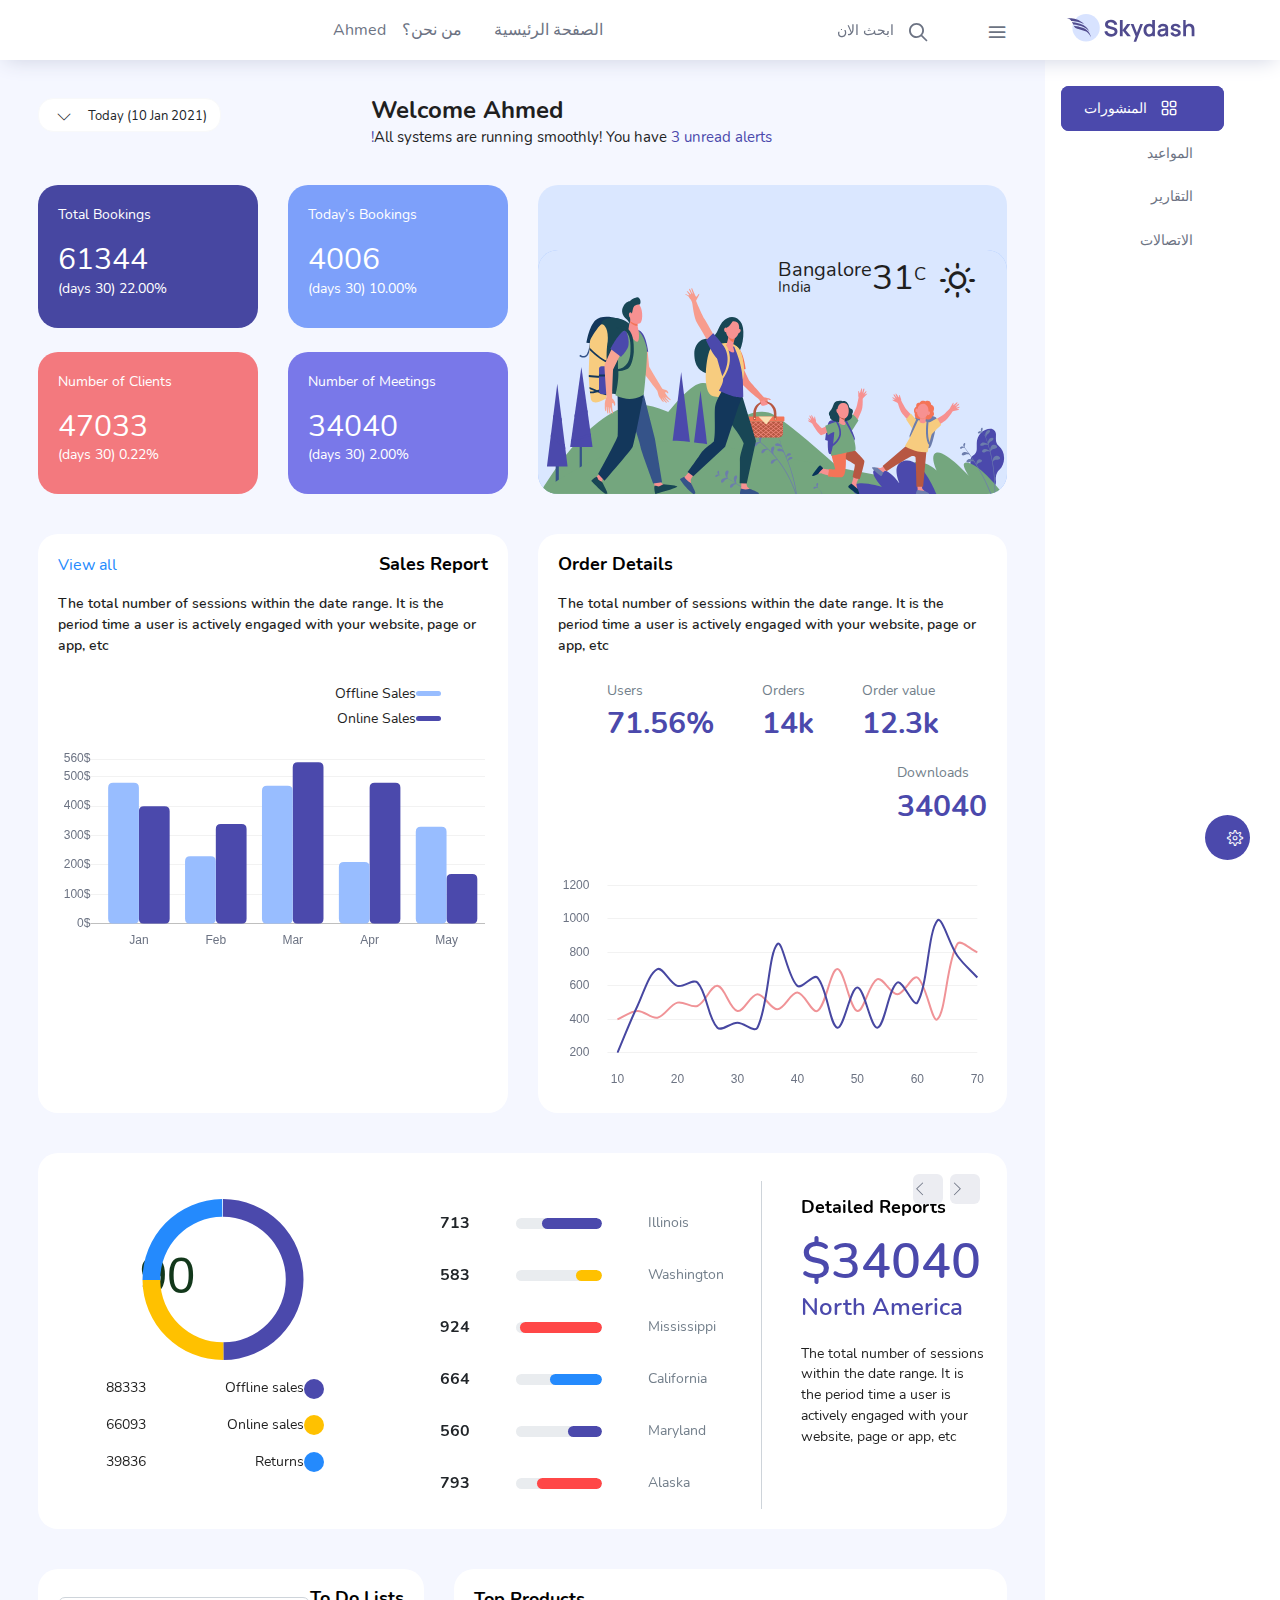
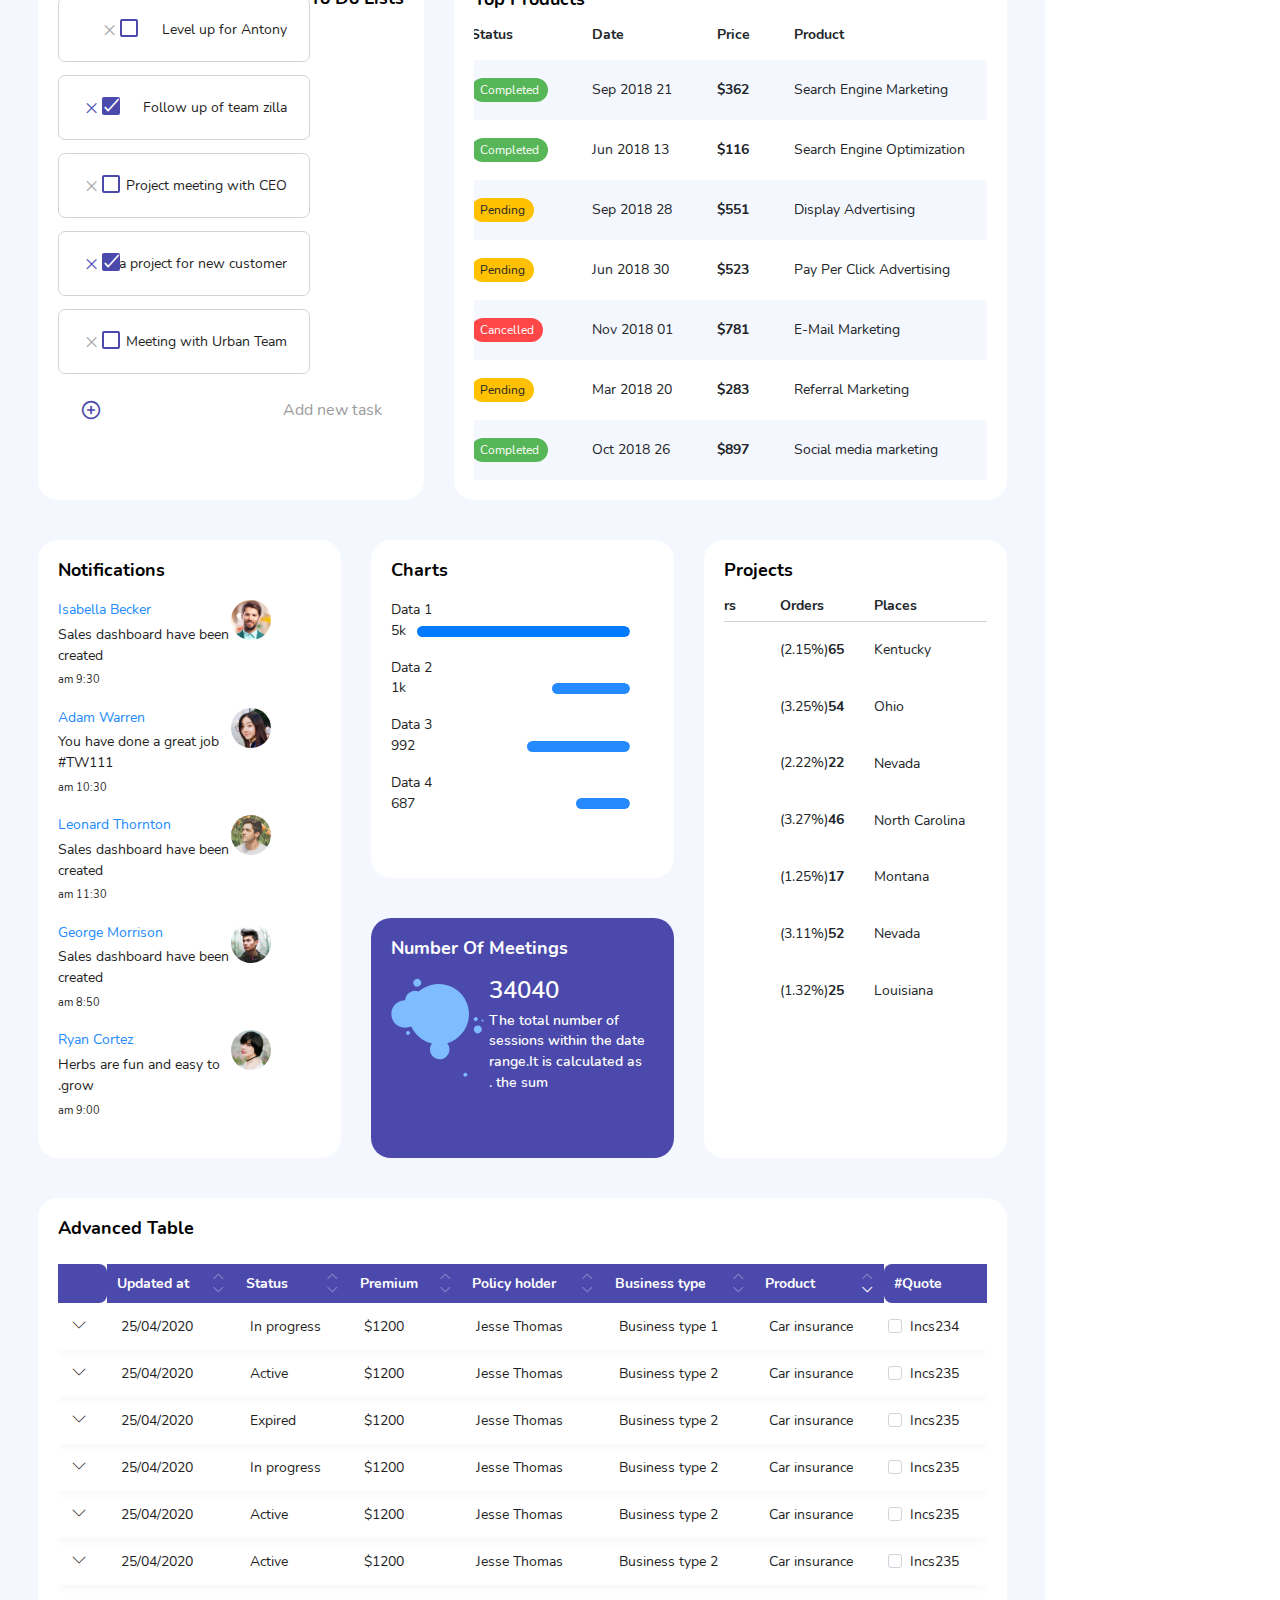
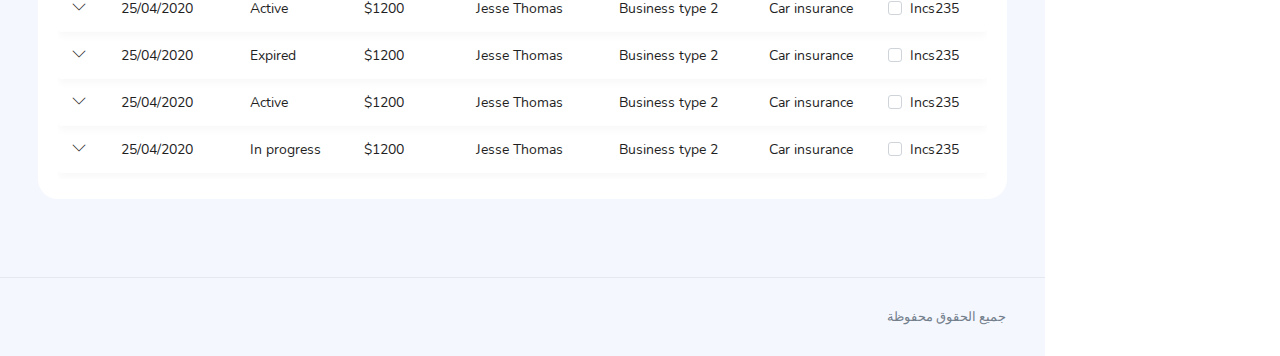
<file: template/index.html>
<!DOCTYPE html>
<html lang="en">

<head>
  <!-- Required meta tags -->
  <meta charset="utf-8">
  <meta name="viewport" content="width=device-width, initial-scale=1, shrink-to-fit=no">
  <title>Skydash Admin</title>
  <!-- plugins:css -->
  <link rel="stylesheet" href="vendors/feather/feather.css">
  <link rel="stylesheet" href="vendors/ti-icons/css/themify-icons.css">
  <link rel="stylesheet" href="vendors/css/vendor.bundle.base.css">
  <!-- endinject -->
  <!-- Plugin css for this page -->
  <link rel="stylesheet" href="vendors/datatables.net-bs4/dataTables.bootstrap4.css">
  <link rel="stylesheet" href="vendors/ti-icons/css/themify-icons.css">
  <link rel="stylesheet" type="text/css" href="js/select.dataTables.min.css">
  <!-- End plugin css for this page -->
  <!-- inject:css -->
  <link rel="stylesheet" href="css/vertical-layout-light/style.css">
  <!-- endinject -->
  <link rel="shortcut icon" href="images/favicon.png" />
</head>
<body>
  <div class="container-scroller">
    <!-- partial:partials/_navbar.html -->
    <nav class="navbar col-lg-12 col-12 p-0 fixed-top d-flex flex-row">
      <div class="text-center navbar-brand-wrapper d-flex align-items-center justify-content-center">
        <a class="navbar-brand brand-logo mr-5" href="index.html"><img src="images/logo.svg" class="mr-2" alt="logo"/></a>
        <a class="navbar-brand brand-logo-mini" href="index.html"><img src="images/logo-mini.svg" alt="logo"/></a>
      </div>
      <div class="navbar-menu-wrapper d-flex align-items-right justify-content-start">
        <button class="navbar-toggler navbar-toggler align-self-right" type="button" data-toggle="minimize">
          <span class="icon-menu"></span>
        </button>
        <ul class="navbar-nav mr-lg-2">
          <li class="nav-item nav-search d-none d-lg-block">
            <div class="input-group">
              <div class="input-group-prepend hover-cursor" id="navbar-search-icon">
                <span class="input-group-text" id="search">
                  <i class="icon-search"></i>
                </span>
              </div>
              <input type="text" class="form-control" id="navbar-search-input" placeholder="ابحث الان" aria-label="search" aria-describedby="search">
            </div>
          </li>
        </ul> 
        <ul class="navbar-nav navbar-nav-left">
          <li class="nav-item">
          <a class="nav-link" href="pages/icons/mdi.html">
            <!--<img src="images/faces/face28.jpg" alt="profile"/>-->
            الصفحة الرئيسية
          </a>
          <li class="nav-item">
            <a class="nav-link" href="pages/forms/basic_elements.html">
              <!--<img src="images/faces/face28.jpg" alt="profile"/>-->
              من نحن؟
            </a>
          </li>
          <!--
          <li class="nav-item dropdown">
            <a class="nav-link count-indicator dropdown-toggle" id="notificationDropdown" href="#" data-toggle="dropdown">
              <i class="icon-bell mx-0"></i>
              <span class="count"></span>
            </a>
            <div class="dropdown-menu dropdown-menu-right navbar-dropdown preview-list" aria-labelledby="notificationDropdown">
              <p class="mb-0 font-weight-normal float-left dropdown-header">Notifications</p>
              <a class="dropdown-item preview-item">
                <div class="preview-thumbnail">
                  <div class="preview-icon bg-success">
                    <i class="ti-info-alt mx-0"></i>
                  </div>
                </div>
                <div class="preview-item-content">
                  <h6 class="preview-subject font-weight-normal">Application Error</h6>
                  <p class="font-weight-light small-text mb-0 text-muted">
                    Just now
                  </p>
                </div>
              </a>
              <a class="dropdown-item preview-item">
                <div class="preview-thumbnail">
                  <div class="preview-icon bg-warning">
                    <i class="ti-settings mx-0"></i>
                  </div>
                </div>
                <div class="preview-item-content">
                  <h6 class="preview-subject font-weight-normal">Settings</h6>
                  <p class="font-weight-light small-text mb-0 text-muted">
                    Private message
                  </p>
                </div>
              </a>
              <a class="dropdown-item preview-item">
                <div class="preview-thumbnail">
                  <div class="preview-icon bg-info">
                    <i class="ti-user mx-0"></i>
                  </div>
                </div>
                <div class="preview-item-content">
                  <h6 class="preview-subject font-weight-normal">New user registration</h6>
                  <p class="font-weight-light small-text mb-0 text-muted">
                    2 days ago
                  </p>
                </div>
              </a>
            </div>
          </li>-->
          <li class="nav-item nav-profile dropdown">
            <a class="nav-link dropdown-toggle" href="#" data-toggle="dropdown" id="profileDropdown">
              <!--<img src="images/faces/face28.jpg" alt="profile"/>-->
              Ahmed
            </a>
            <div class="dropdown-menu dropdown-menu-right navbar-dropdown" aria-labelledby="profileDropdown">
              <a class="dropdown-item">
                <i class="ti-power-off text-primary"></i>
                 تسجيل الخروج
              </a>
            </div>
            
          </li>
          <!--
          <li class="nav-item nav-settings d-none d-lg-flex">
            <a class="nav-link" href="#">
              <i class="icon-ellipsis"></i>
            </a>
          </li>
        </ul>
        
        <button class="navbar-toggler navbar-toggler-right d-lg-none align-self-center" type="button" data-toggle="offcanvas">
          <span class="icon-menu"></span>
        </button>-->
      </div>
    </nav>
    <!-- partial -->
    <div class="container-fluid page-body-wrapper">
      <!-- partial:partials/_settings-panel.html -->
      <div class="theme-setting-wrapper">
        <div id="settings-trigger"><i class="ti-settings"></i></div>
        <div id="theme-settings" class="settings-panel">
          <i class="settings-close ti-close"></i>
          <p class="settings-heading">SIDEBAR SKINS</p>
          <div class="sidebar-bg-options selected" id="sidebar-light-theme"><div class="img-ss rounded-circle bg-light border mr-3"></div>Light</div>
          <div class="sidebar-bg-options" id="sidebar-dark-theme"><div class="img-ss rounded-circle bg-dark border mr-3"></div>Dark</div>
          <p class="settings-heading mt-2">HEADER SKINS</p>
          <div class="color-tiles mx-0 px-4">
            <div class="tiles success"></div>
            <div class="tiles warning"></div>
            <div class="tiles danger"></div>
            <div class="tiles info"></div>
            <div class="tiles dark"></div>
            <div class="tiles default"></div>
          </div>
        </div>
      </div>
      <!--<div id="right-sidebar" class="settings-panel">
        <i class="settings-close ti-close"></i>
        <ul class="nav nav-tabs border-top" id="setting-panel" role="tablist">
          <li class="nav-item">
            <a class="nav-link active" id="todo-tab" data-toggle="tab" href="#todo-section" role="tab" aria-controls="todo-section" aria-expanded="true">TO DO LIST</a>
          </li>
          <li class="nav-item">
            <a class="nav-link" id="chats-tab" data-toggle="tab" href="#chats-section" role="tab" aria-controls="chats-section">CHATS</a>
          </li>
        </ul>
        <div class="tab-content" id="setting-content">
          <div class="tab-pane fade show active scroll-wrapper" id="todo-section" role="tabpanel" aria-labelledby="todo-section">
            <div class="add-items d-flex px-3 mb-0">
              <form class="form w-100">
                <div class="form-group d-flex">
                  <input type="text" class="form-control todo-list-input" placeholder="Add To-do">
                  <button type="submit" class="add btn btn-primary todo-list-add-btn" id="add-task">Add</button>
                </div>
              </form>
            </div>
            <div class="list-wrapper px-3">
              <ul class="d-flex flex-column-reverse todo-list">
                <li>
                  <div class="form-check">
                    <label class="form-check-label">
                      <input class="checkbox" type="checkbox">
                      Team review meeting at 3.00 PM
                    </label>
                  </div>
                  <i class="remove ti-close"></i>
                </li>
                <li>
                  <div class="form-check">
                    <label class="form-check-label">
                      <input class="checkbox" type="checkbox">
                      Prepare for presentation
                    </label>
                  </div>
                  <i class="remove ti-close"></i>
                </li>
                <li>
                  <div class="form-check">
                    <label class="form-check-label">
                      <input class="checkbox" type="checkbox">
                      Resolve all the low priority tickets due today
                    </label>
                  </div>
                  <i class="remove ti-close"></i>
                </li>
                <li class="completed">
                  <div class="form-check">
                    <label class="form-check-label">
                      <input class="checkbox" type="checkbox" checked>
                      Schedule meeting for next week
                    </label>
                  </div>
                  <i class="remove ti-close"></i>
                </li>
                <li class="completed">
                  <div class="form-check">
                    <label class="form-check-label">
                      <input class="checkbox" type="checkbox" checked>
                      Project review
                    </label>
                  </div>
                  <i class="remove ti-close"></i>
                </li>
              </ul>
            </div>
            <h4 class="px-3 text-muted mt-5 font-weight-light mb-0">Events</h4>
            <div class="events pt-4 px-3">
              <div class="wrapper d-flex mb-2">
                <i class="ti-control-record text-primary mr-2"></i>
                <span>Feb 11 2018</span>
              </div>
              <p class="mb-0 font-weight-thin text-gray">Creating component page build a js</p>
              <p class="text-gray mb-0">The total number of sessions</p>
            </div>
            <div class="events pt-4 px-3">
              <div class="wrapper d-flex mb-2">
                <i class="ti-control-record text-primary mr-2"></i>
                <span>Feb 7 2018</span>
              </div>
              <p class="mb-0 font-weight-thin text-gray">Meeting with Alisa</p>
              <p class="text-gray mb-0 ">Call Sarah Graves</p>
            </div>
          </div>
     
          <div class="tab-pane fade" id="chats-section" role="tabpanel" aria-labelledby="chats-section">
            <div class="d-flex align-items-center justify-content-between border-bottom">
              <p class="settings-heading border-top-0 mb-3 pl-3 pt-0 border-bottom-0 pb-0">Friends</p>
              <small class="settings-heading border-top-0 mb-3 pt-0 border-bottom-0 pb-0 pr-3 font-weight-normal">See All</small>
            </div>
            <ul class="chat-list">
              <li class="list active">
                <div class="profile"><img src="images/faces/face1.jpg" alt="image"><span class="online"></span></div>
                <div class="info">
                  <p>Thomas Douglas</p>
                  <p>Available</p>
                </div>
                <small class="text-muted my-auto">19 min</small>
              </li>
              <li class="list">
                <div class="profile"><img src="images/faces/face2.jpg" alt="image"><span class="offline"></span></div>
                <div class="info">
                  <div class="wrapper d-flex">
                    <p>Catherine</p>
                  </div>
                  <p>Away</p>
                </div>
                <div class="badge badge-success badge-pill my-auto mx-2">4</div>
                <small class="text-muted my-auto">23 min</small>
              </li>
              <li class="list">
                <div class="profile"><img src="images/faces/face3.jpg" alt="image"><span class="online"></span></div>
                <div class="info">
                  <p>Daniel Russell</p>
                  <p>Available</p>
                </div>
                <small class="text-muted my-auto">14 min</small>
              </li>
              <li class="list">
                <div class="profile"><img src="images/faces/face4.jpg" alt="image"><span class="offline"></span></div>
                <div class="info">
                  <p>James Richardson</p>
                  <p>Away</p>
                </div>
                <small class="text-muted my-auto">2 min</small>
              </li>
              <li class="list">
                <div class="profile"><img src="images/faces/face5.jpg" alt="image"><span class="online"></span></div>
                <div class="info">
                  <p>Madeline Kennedy</p>
                  <p>Available</p>
                </div>
                <small class="text-muted my-auto">5 min</small>
              </li>
              <li class="list">
                <div class="profile"><img src="images/faces/face6.jpg" alt="image"><span class="online"></span></div>
                <div class="info">
                  <p>Sarah Graves</p>
                  <p>Available</p>
                </div>
                <small class="text-muted my-auto">47 min</small>
              </li>
            </ul>
          </div>
        
        </div>
      </div>-->
      <!-- partial -->
      <!-- partial:partials/_sidebar.html -->
      <nav class="sidebar sidebar-offcanvas" id="sidebar">
        <ul class="nav">
          <li class="nav-item">
            <a class="nav-link" href="index.html">
              <i class="icon-grid menu-icon"></i>
              <span class="menu-title">المنشورات</span>
            </a>
          </li>
          <li class="nav-item">
            <a class="nav-link"  href="pages/ui-features/buttons.html" aria-expanded="false" aria-controls="ui-basic" >
              
              <span class="menu-title">المواعيد</span>
              
            </a>
            
          </li>
          <li class="nav-item">
            <a class="nav-link"  href="pages/ui-features/dropdowns.html" aria-expanded="false" aria-controls="ui-basic" >
              
              <span class="menu-title">التقارير</span>
              
            </a>
            
          </li>
          <li class="nav-item">
            <a class="nav-link"  href="pages/ui-features/typography.html" aria-expanded="false" aria-controls="ui-basic">
              
              <span class="menu-title">الاتصالات</span>
              
            </a>
            
          </li>
          
          
          
         
        </ul>
      </nav>
      <!-- partial -->
      <div class="main-panel">
        <div class="content-wrapper">
          <div class="row">
            <div class="col-md-12 grid-margin">
              <div class="row">
                <div class="col-12 col-xl-8 mb-4 mb-xl-0">
                  <h3 class="font-weight-bold">Welcome Ahmed</h3>
                  <h6 class="font-weight-normal mb-0">All systems are running smoothly! You have <span class="text-primary">3 unread alerts!</span></h6>
                </div>
                <div class="col-12 col-xl-4">
                 <div class="justify-content-end d-flex">
                  <div class="dropdown flex-md-grow-1 flex-xl-grow-0">
                    <button class="btn btn-sm btn-light bg-white dropdown-toggle" type="button" id="dropdownMenuDate2" data-toggle="dropdown" aria-haspopup="true" aria-expanded="true">
                     <i class="mdi mdi-calendar"></i> Today (10 Jan 2021)
                    </button>
                    <div class="dropdown-menu dropdown-menu-right" aria-labelledby="dropdownMenuDate2">
                      <a class="dropdown-item" href="#">January - March</a>
                      <a class="dropdown-item" href="#">March - June</a>
                      <a class="dropdown-item" href="#">June - August</a>
                      <a class="dropdown-item" href="#">August - November</a>
                    </div>
                  </div>
                 </div>
                </div>
              </div>
            </div>
          </div>
          <div class="row">
            <div class="col-md-6 grid-margin stretch-card">
              <div class="card tale-bg">
                <div class="card-people mt-auto">
                  <img src="images/dashboard/people.svg" alt="people">
                  <div class="weather-info">
                    <div class="d-flex">
                      <div>
                        <h2 class="mb-0 font-weight-normal"><i class="icon-sun mr-2"></i>31<sup>C</sup></h2>
                      </div>
                      <div class="ml-2">
                        <h4 class="location font-weight-normal">Bangalore</h4>
                        <h6 class="font-weight-normal">India</h6>
                      </div>
                    </div>
                  </div>
                </div>
              </div>
            </div>
            <div class="col-md-6 grid-margin transparent">
              <div class="row">
                <div class="col-md-6 mb-4 stretch-card transparent">
                  <div class="card card-tale">
                    <div class="card-body">
                      <p class="mb-4">Today’s Bookings</p>
                      <p class="fs-30 mb-2">4006</p>
                      <p>10.00% (30 days)</p>
                    </div>
                  </div>
                </div>
                <div class="col-md-6 mb-4 stretch-card transparent">
                  <div class="card card-dark-blue">
                    <div class="card-body">
                      <p class="mb-4">Total Bookings</p>
                      <p class="fs-30 mb-2">61344</p>
                      <p>22.00% (30 days)</p>
                    </div>
                  </div>
                </div>
              </div>
              <div class="row">
                <div class="col-md-6 mb-4 mb-lg-0 stretch-card transparent">
                  <div class="card card-light-blue">
                    <div class="card-body">
                      <p class="mb-4">Number of Meetings</p>
                      <p class="fs-30 mb-2">34040</p>
                      <p>2.00% (30 days)</p>
                    </div>
                  </div>
                </div>
                <div class="col-md-6 stretch-card transparent">
                  <div class="card card-light-danger">
                    <div class="card-body">
                      <p class="mb-4">Number of Clients</p>
                      <p class="fs-30 mb-2">47033</p>
                      <p>0.22% (30 days)</p>
                    </div>
                  </div>
                </div>
              </div>
            </div>
          </div>
          <div class="row">
            <div class="col-md-6 grid-margin stretch-card">
              <div class="card">
                <div class="card-body">
                  <p class="card-title">Order Details</p>
                  <p class="font-weight-500">The total number of sessions within the date range. It is the period time a user is actively engaged with your website, page or app, etc</p>
                  <div class="d-flex flex-wrap mb-5">
                    <div class="mr-5 mt-3">
                      <p class="text-muted">Order value</p>
                      <h3 class="text-primary fs-30 font-weight-medium">12.3k</h3>
                    </div>
                    <div class="mr-5 mt-3">
                      <p class="text-muted">Orders</p>
                      <h3 class="text-primary fs-30 font-weight-medium">14k</h3>
                    </div>
                    <div class="mr-5 mt-3">
                      <p class="text-muted">Users</p>
                      <h3 class="text-primary fs-30 font-weight-medium">71.56%</h3>
                    </div>
                    <div class="mt-3">
                      <p class="text-muted">Downloads</p>
                      <h3 class="text-primary fs-30 font-weight-medium">34040</h3>
                    </div> 
                  </div>
                  <canvas id="order-chart"></canvas>
                </div>
              </div>
            </div>
            <div class="col-md-6 grid-margin stretch-card">
              <div class="card">
                <div class="card-body">
                 <div class="d-flex justify-content-between">
                  <p class="card-title">Sales Report</p>
                  <a href="#" class="text-info">View all</a>
                 </div>
                  <p class="font-weight-500">The total number of sessions within the date range. It is the period time a user is actively engaged with your website, page or app, etc</p>
                  <div id="sales-legend" class="chartjs-legend mt-4 mb-2"></div>
                  <canvas id="sales-chart"></canvas>
                </div>
              </div>
            </div>
          </div>
          <div class="row">
            <div class="col-md-12 grid-margin stretch-card">
              <div class="card position-relative">
                <div class="card-body">
                  <div id="detailedReports" class="carousel slide detailed-report-carousel position-static pt-2" data-ride="carousel">
                    <div class="carousel-inner">
                      <div class="carousel-item active">
                        <div class="row">
                          <div class="col-md-12 col-xl-3 d-flex flex-column justify-content-start">
                            <div class="ml-xl-4 mt-3">
                            <p class="card-title">Detailed Reports</p>
                              <h1 class="text-primary">$34040</h1>
                              <h3 class="font-weight-500 mb-xl-4 text-primary">North America</h3>
                              <p class="mb-2 mb-xl-0">The total number of sessions within the date range. It is the period time a user is actively engaged with your website, page or app, etc</p>
                            </div>  
                            </div>
                          <div class="col-md-12 col-xl-9">
                            <div class="row">
                              <div class="col-md-6 border-right">
                                <div class="table-responsive mb-3 mb-md-0 mt-3">
                                  <table class="table table-borderless report-table">
                                    <tr>
                                      <td class="text-muted">Illinois</td>
                                      <td class="w-100 px-0">
                                        <div class="progress progress-md mx-4">
                                          <div class="progress-bar bg-primary" role="progressbar" style="width: 70%" aria-valuenow="70" aria-valuemin="0" aria-valuemax="100"></div>
                                        </div>
                                      </td>
                                      <td><h5 class="font-weight-bold mb-0">713</h5></td>
                                    </tr>
                                    <tr>
                                      <td class="text-muted">Washington</td>
                                      <td class="w-100 px-0">
                                        <div class="progress progress-md mx-4">
                                          <div class="progress-bar bg-warning" role="progressbar" style="width: 30%" aria-valuenow="30" aria-valuemin="0" aria-valuemax="100"></div>
                                        </div>
                                      </td>
                                      <td><h5 class="font-weight-bold mb-0">583</h5></td>
                                    </tr>
                                    <tr>
                                      <td class="text-muted">Mississippi</td>
                                      <td class="w-100 px-0">
                                        <div class="progress progress-md mx-4">
                                          <div class="progress-bar bg-danger" role="progressbar" style="width: 95%" aria-valuenow="95" aria-valuemin="0" aria-valuemax="100"></div>
                                        </div>
                                      </td>
                                      <td><h5 class="font-weight-bold mb-0">924</h5></td>
                                    </tr>
                                    <tr>
                                      <td class="text-muted">California</td>
                                      <td class="w-100 px-0">
                                        <div class="progress progress-md mx-4">
                                          <div class="progress-bar bg-info" role="progressbar" style="width: 60%" aria-valuenow="60" aria-valuemin="0" aria-valuemax="100"></div>
                                        </div>
                                      </td>
                                      <td><h5 class="font-weight-bold mb-0">664</h5></td>
                                    </tr>
                                    <tr>
                                      <td class="text-muted">Maryland</td>
                                      <td class="w-100 px-0">
                                        <div class="progress progress-md mx-4">
                                          <div class="progress-bar bg-primary" role="progressbar" style="width: 40%" aria-valuenow="40" aria-valuemin="0" aria-valuemax="100"></div>
                                        </div>
                                      </td>
                                      <td><h5 class="font-weight-bold mb-0">560</h5></td>
                                    </tr>
                                    <tr>
                                      <td class="text-muted">Alaska</td>
                                      <td class="w-100 px-0">
                                        <div class="progress progress-md mx-4">
                                          <div class="progress-bar bg-danger" role="progressbar" style="width: 75%" aria-valuenow="75" aria-valuemin="0" aria-valuemax="100"></div>
                                        </div>
                                      </td>
                                      <td><h5 class="font-weight-bold mb-0">793</h5></td>
                                    </tr>
                                  </table>
                                </div>
                              </div>
                              <div class="col-md-6 mt-3">
                                <canvas id="north-america-chart"></canvas>
                                <div id="north-america-legend"></div>
                              </div>
                            </div>
                          </div>
                        </div>
                      </div>
                      <div class="carousel-item">
                        <div class="row">
                          <div class="col-md-12 col-xl-3 d-flex flex-column justify-content-start">
                            <div class="ml-xl-4 mt-3">
                            <p class="card-title">Detailed Reports</p>
                              <h1 class="text-primary">$34040</h1>
                              <h3 class="font-weight-500 mb-xl-4 text-primary">North America</h3>
                              <p class="mb-2 mb-xl-0">The total number of sessions within the date range. It is the period time a user is actively engaged with your website, page or app, etc</p>
                            </div>  
                            </div>
                          <div class="col-md-12 col-xl-9">
                            <div class="row">
                              <div class="col-md-6 border-right">
                                <div class="table-responsive mb-3 mb-md-0 mt-3">
                                  <table class="table table-borderless report-table">
                                    <tr>
                                      <td class="text-muted">Illinois</td>
                                      <td class="w-100 px-0">
                                        <div class="progress progress-md mx-4">
                                          <div class="progress-bar bg-primary" role="progressbar" style="width: 70%" aria-valuenow="70" aria-valuemin="0" aria-valuemax="100"></div>
                                        </div>
                                      </td>
                                      <td><h5 class="font-weight-bold mb-0">713</h5></td>
                                    </tr>
                                    <tr>
                                      <td class="text-muted">Washington</td>
                                      <td class="w-100 px-0">
                                        <div class="progress progress-md mx-4">
                                          <div class="progress-bar bg-warning" role="progressbar" style="width: 30%" aria-valuenow="30" aria-valuemin="0" aria-valuemax="100"></div>
                                        </div>
                                      </td>
                                      <td><h5 class="font-weight-bold mb-0">583</h5></td>
                                    </tr>
                                    <tr>
                                      <td class="text-muted">Mississippi</td>
                                      <td class="w-100 px-0">
                                        <div class="progress progress-md mx-4">
                                          <div class="progress-bar bg-danger" role="progressbar" style="width: 95%" aria-valuenow="95" aria-valuemin="0" aria-valuemax="100"></div>
                                        </div>
                                      </td>
                                      <td><h5 class="font-weight-bold mb-0">924</h5></td>
                                    </tr>
                                    <tr>
                                      <td class="text-muted">California</td>
                                      <td class="w-100 px-0">
                                        <div class="progress progress-md mx-4">
                                          <div class="progress-bar bg-info" role="progressbar" style="width: 60%" aria-valuenow="60" aria-valuemin="0" aria-valuemax="100"></div>
                                        </div>
                                      </td>
                                      <td><h5 class="font-weight-bold mb-0">664</h5></td>
                                    </tr>
                                    <tr>
                                      <td class="text-muted">Maryland</td>
                                      <td class="w-100 px-0">
                                        <div class="progress progress-md mx-4">
                                          <div class="progress-bar bg-primary" role="progressbar" style="width: 40%" aria-valuenow="40" aria-valuemin="0" aria-valuemax="100"></div>
                                        </div>
                                      </td>
                                      <td><h5 class="font-weight-bold mb-0">560</h5></td>
                                    </tr>
                                    <tr>
                                      <td class="text-muted">Alaska</td>
                                      <td class="w-100 px-0">
                                        <div class="progress progress-md mx-4">
                                          <div class="progress-bar bg-danger" role="progressbar" style="width: 75%" aria-valuenow="75" aria-valuemin="0" aria-valuemax="100"></div>
                                        </div>
                                      </td>
                                      <td><h5 class="font-weight-bold mb-0">793</h5></td>
                                    </tr>
                                  </table>
                                </div>
                              </div>
                              <div class="col-md-6 mt-3">
                                <canvas id="south-america-chart"></canvas>
                                <div id="south-america-legend"></div>
                              </div>
                            </div>
                          </div>
                        </div>
                      </div>
                    </div>
                    <a class="carousel-control-prev" href="#detailedReports" role="button" data-slide="prev">
                      <span class="carousel-control-prev-icon" aria-hidden="true"></span>
                      <span class="sr-only">Previous</span>
                    </a>
                    <a class="carousel-control-next" href="#detailedReports" role="button" data-slide="next">
                      <span class="carousel-control-next-icon" aria-hidden="true"></span>
                      <span class="sr-only">Next</span>
                    </a>
                  </div>
                </div>
              </div>
            </div>
          </div>
          <div class="row">
            <div class="col-md-7 grid-margin stretch-card">
              <div class="card">
                <div class="card-body">
                  <p class="card-title mb-0">Top Products</p>
                  <div class="table-responsive">
                    <table class="table table-striped table-borderless">
                      <thead>
                        <tr>
                          <th>Product</th>
                          <th>Price</th>
                          <th>Date</th>
                          <th>Status</th>
                        </tr>  
                      </thead>
                      <tbody>
                        <tr>
                          <td>Search Engine Marketing</td>
                          <td class="font-weight-bold">$362</td>
                          <td>21 Sep 2018</td>
                          <td class="font-weight-medium"><div class="badge badge-success">Completed</div></td>
                        </tr>
                        <tr>
                          <td>Search Engine Optimization</td>
                          <td class="font-weight-bold">$116</td>
                          <td>13 Jun 2018</td>
                          <td class="font-weight-medium"><div class="badge badge-success">Completed</div></td>
                        </tr>
                        <tr>
                          <td>Display Advertising</td>
                          <td class="font-weight-bold">$551</td>
                          <td>28 Sep 2018</td>
                          <td class="font-weight-medium"><div class="badge badge-warning">Pending</div></td>
                        </tr>
                        <tr>
                          <td>Pay Per Click Advertising</td>
                          <td class="font-weight-bold">$523</td>
                          <td>30 Jun 2018</td>
                          <td class="font-weight-medium"><div class="badge badge-warning">Pending</div></td>
                        </tr>
                        <tr>
                          <td>E-Mail Marketing</td>
                          <td class="font-weight-bold">$781</td>
                          <td>01 Nov 2018</td>
                          <td class="font-weight-medium"><div class="badge badge-danger">Cancelled</div></td>
                        </tr>
                        <tr>
                          <td>Referral Marketing</td>
                          <td class="font-weight-bold">$283</td>
                          <td>20 Mar 2018</td>
                          <td class="font-weight-medium"><div class="badge badge-warning">Pending</div></td>
                        </tr>
                        <tr>
                          <td>Social media marketing</td>
                          <td class="font-weight-bold">$897</td>
                          <td>26 Oct 2018</td>
                          <td class="font-weight-medium"><div class="badge badge-success">Completed</div></td>
                        </tr>
                      </tbody>
                    </table>
                  </div>
                </div>
              </div>
            </div>
            <div class="col-md-5 grid-margin stretch-card">
							<div class="card">
								<div class="card-body">
									<h4 class="card-title">To Do Lists</h4>
									<div class="list-wrapper pt-2">
										<ul class="d-flex flex-column-reverse todo-list todo-list-custom">
											<li>
												<div class="form-check form-check-flat">
													<label class="form-check-label">
														<input class="checkbox" type="checkbox">
														Meeting with Urban Team
													</label>
												</div>
												<i class="remove ti-close"></i>
											</li>
											<li class="completed">
												<div class="form-check form-check-flat">
													<label class="form-check-label">
														<input class="checkbox" type="checkbox" checked>
														Duplicate a project for new customer
													</label>
												</div>
												<i class="remove ti-close"></i>
											</li>
											<li>
												<div class="form-check form-check-flat">
													<label class="form-check-label">
														<input class="checkbox" type="checkbox">
														Project meeting with CEO
													</label>
												</div>
												<i class="remove ti-close"></i>
											</li>
											<li class="completed">
												<div class="form-check form-check-flat">
													<label class="form-check-label">
														<input class="checkbox" type="checkbox" checked>
														Follow up of team zilla
													</label>
												</div>
												<i class="remove ti-close"></i>
											</li>
											<li>
												<div class="form-check form-check-flat">
													<label class="form-check-label">
														<input class="checkbox" type="checkbox">
														Level up for Antony
													</label>
												</div>
												<i class="remove ti-close"></i>
											</li>
										</ul>
                  </div>
                  <div class="add-items d-flex mb-0 mt-2">
										<input type="text" class="form-control todo-list-input"  placeholder="Add new task">
										<button class="add btn btn-icon text-primary todo-list-add-btn bg-transparent"><i class="icon-circle-plus"></i></button>
									</div>
								</div>
							</div>
            </div>
          </div>
          <div class="row">
            <div class="col-md-4 stretch-card grid-margin">
              <div class="card">
                <div class="card-body">
                  <p class="card-title mb-0">Projects</p>
                  <div class="table-responsive">
                    <table class="table table-borderless">
                      <thead>
                        <tr>
                          <th class="pl-0  pb-2 border-bottom">Places</th>
                          <th class="border-bottom pb-2">Orders</th>
                          <th class="border-bottom pb-2">Users</th>
                        </tr>
                      </thead>
                      <tbody>
                        <tr>
                          <td class="pl-0">Kentucky</td>
                          <td><p class="mb-0"><span class="font-weight-bold mr-2">65</span>(2.15%)</p></td>
                          <td class="text-muted">65</td>
                        </tr>
                        <tr>
                          <td class="pl-0">Ohio</td>
                          <td><p class="mb-0"><span class="font-weight-bold mr-2">54</span>(3.25%)</p></td>
                          <td class="text-muted">51</td>
                        </tr>
                        <tr>
                          <td class="pl-0">Nevada</td>
                          <td><p class="mb-0"><span class="font-weight-bold mr-2">22</span>(2.22%)</p></td>
                          <td class="text-muted">32</td>
                        </tr>
                        <tr>
                          <td class="pl-0">North Carolina</td>
                          <td><p class="mb-0"><span class="font-weight-bold mr-2">46</span>(3.27%)</p></td>
                          <td class="text-muted">15</td>
                        </tr>
                        <tr>
                          <td class="pl-0">Montana</td>
                          <td><p class="mb-0"><span class="font-weight-bold mr-2">17</span>(1.25%)</p></td>
                          <td class="text-muted">25</td>
                        </tr>
                        <tr>
                          <td class="pl-0">Nevada</td>
                          <td><p class="mb-0"><span class="font-weight-bold mr-2">52</span>(3.11%)</p></td>
                          <td class="text-muted">71</td>
                        </tr>
                        <tr>
                          <td class="pl-0 pb-0">Louisiana</td>
                          <td class="pb-0"><p class="mb-0"><span class="font-weight-bold mr-2">25</span>(1.32%)</p></td>
                          <td class="pb-0">14</td>
                        </tr>
                      </tbody>
                    </table>
                  </div>
                </div>
              </div>
            </div>
            <div class="col-md-4 stretch-card grid-margin">
              <div class="row">
                <div class="col-md-12 grid-margin stretch-card">
                  <div class="card">
                    <div class="card-body">
                      <p class="card-title">Charts</p>
                      <div class="charts-data">
                        <div class="mt-3">
                          <p class="mb-0">Data 1</p>
                          <div class="d-flex justify-content-between align-items-center">
                            <div class="progress progress-md flex-grow-1 mr-4">
                              <div class="progress-bar bg-inf0" role="progressbar" style="width: 95%" aria-valuenow="95" aria-valuemin="0" aria-valuemax="100"></div>
                            </div>
                            <p class="mb-0">5k</p>
                          </div>
                        </div>
                        <div class="mt-3">
                          <p class="mb-0">Data 2</p>
                          <div class="d-flex justify-content-between align-items-center">
                            <div class="progress progress-md flex-grow-1 mr-4">
                              <div class="progress-bar bg-info" role="progressbar" style="width: 35%" aria-valuenow="35" aria-valuemin="0" aria-valuemax="100"></div>
                            </div>
                            <p class="mb-0">1k</p>
                          </div>
                        </div>
                        <div class="mt-3">
                          <p class="mb-0">Data 3</p>
                          <div class="d-flex justify-content-between align-items-center">
                            <div class="progress progress-md flex-grow-1 mr-4">
                              <div class="progress-bar bg-info" role="progressbar" style="width: 48%" aria-valuenow="48" aria-valuemin="0" aria-valuemax="100"></div>
                            </div>
                            <p class="mb-0">992</p>
                          </div>
                        </div>
                        <div class="mt-3">
                          <p class="mb-0">Data 4</p>
                          <div class="d-flex justify-content-between align-items-center">
                            <div class="progress progress-md flex-grow-1 mr-4">
                              <div class="progress-bar bg-info" role="progressbar" style="width: 25%" aria-valuenow="25" aria-valuemin="0" aria-valuemax="100"></div>
                            </div>
                            <p class="mb-0">687</p>
                          </div>
                        </div>
                      </div>  
                    </div>
                  </div>
                </div>
                <div class="col-md-12 stretch-card grid-margin grid-margin-md-0">
                  <div class="card data-icon-card-primary">
                    <div class="card-body">
                      <p class="card-title text-white">Number of Meetings</p>                      
                      <div class="row">
                        <div class="col-8 text-white">
                          <h3>34040</h3>
                          <p class="text-white font-weight-500 mb-0">The total number of sessions within the date range.It is calculated as the sum . </p>
                        </div>
                        <div class="col-4 background-icon">
                        </div>
                      </div>
                    </div>
                  </div>
                </div>
              </div>
            </div>
            <div class="col-md-4 stretch-card grid-margin">
              <div class="card">
                <div class="card-body">
                  <p class="card-title">Notifications</p>
                  <ul class="icon-data-list">
                    <li>
                      <div class="d-flex">
                        <img src="images/faces/face1.jpg" alt="user">
                        <div>
                          <p class="text-info mb-1">Isabella Becker</p>
                          <p class="mb-0">Sales dashboard have been created</p>
                          <small>9:30 am</small>
                        </div>
                      </div>
                    </li>
                    <li>
                      <div class="d-flex">
                        <img src="images/faces/face2.jpg" alt="user">
                        <div>
                          <p class="text-info mb-1">Adam Warren</p>
                          <p class="mb-0">You have done a great job #TW111</p>
                          <small>10:30 am</small>
                        </div>
                      </div>
                    </li>
                    <li>
                      <div class="d-flex">
                      <img src="images/faces/face3.jpg" alt="user">
                     <div>
                      <p class="text-info mb-1">Leonard Thornton</p>
                      <p class="mb-0">Sales dashboard have been created</p>
                      <small>11:30 am</small>
                     </div>
                      </div>
                    </li>
                    <li>
                      <div class="d-flex">
                        <img src="images/faces/face4.jpg" alt="user">
                        <div>
                          <p class="text-info mb-1">George Morrison</p>
                          <p class="mb-0">Sales dashboard have been created</p>
                          <small>8:50 am</small>
                        </div>
                      </div>
                    </li>
                    <li>
                      <div class="d-flex">
                        <img src="images/faces/face5.jpg" alt="user">
                        <div>
                        <p class="text-info mb-1">Ryan Cortez</p>
                        <p class="mb-0">Herbs are fun and easy to grow.</p>
                        <small>9:00 am</small>
                        </div>
                      </div>
                    </li>
                  </ul>
                </div>
              </div>
            </div>
          </div>
          <div class="row">
            <div class="col-md-12 grid-margin stretch-card">
              <div class="card">
                <div class="card-body">
                  <p class="card-title">Advanced Table</p>
                  <div class="row">
                    <div class="col-12">
                      <div class="table-responsive">
                        <table id="example" class="display expandable-table" style="width:100%">
                          <thead>
                            <tr>
                              <th>Quote#</th>
                              <th>Product</th>
                              <th>Business type</th>
                              <th>Policy holder</th>
                              <th>Premium</th>
                              <th>Status</th>
                              <th>Updated at</th>
                              <th></th>
                            </tr>
                          </thead>
                      </table>
                      </div>
                    </div>
                  </div>
                  </div>
                </div>
              </div>
            </div>
        </div>
        <!-- content-wrapper ends -->
        <!-- partial:partials/_footer.html -->
        <footer class="footer">
          <div class="d-sm-flex justify-content-center justify-content-sm-between">
            <span class="text-muted text-center text-sm-left d-block d-sm-inline-block">جميع الحقوق محفوظة </span>
          </div>
        </footer>
        <!-- partial -->
      </div>
      <!-- main-panel ends -->
    </div>
    <!-- page-body-wrapper ends -->
  </div>
  <!-- container-scroller -->

  <!-- plugins:js -->
  <script src="vendors/js/vendor.bundle.base.js"></script>
  <!-- endinject -->
  <!-- Plugin js for this page -->
  <script src="vendors/chart.js/Chart.min.js"></script>
  <script src="vendors/datatables.net/jquery.dataTables.js"></script>
  <script src="vendors/datatables.net-bs4/dataTables.bootstrap4.js"></script>
  <script src="js/dataTables.select.min.js"></script>

  <!-- End plugin js for this page -->
  <!-- inject:js -->
  <script src="js/off-canvas.js"></script>
  <script src="js/hoverable-collapse.js"></script>
  <script src="js/template.js"></script>
  <script src="js/settings.js"></script>
  <script src="js/todolist.js"></script>
  <!-- endinject -->
  <!-- Custom js for this page-->
  <script src="js/dashboard.js"></script>
  <script src="js/Chart.roundedBarCharts.js"></script>
  <!-- End custom js for this page-->
</body>

</html>
</file>
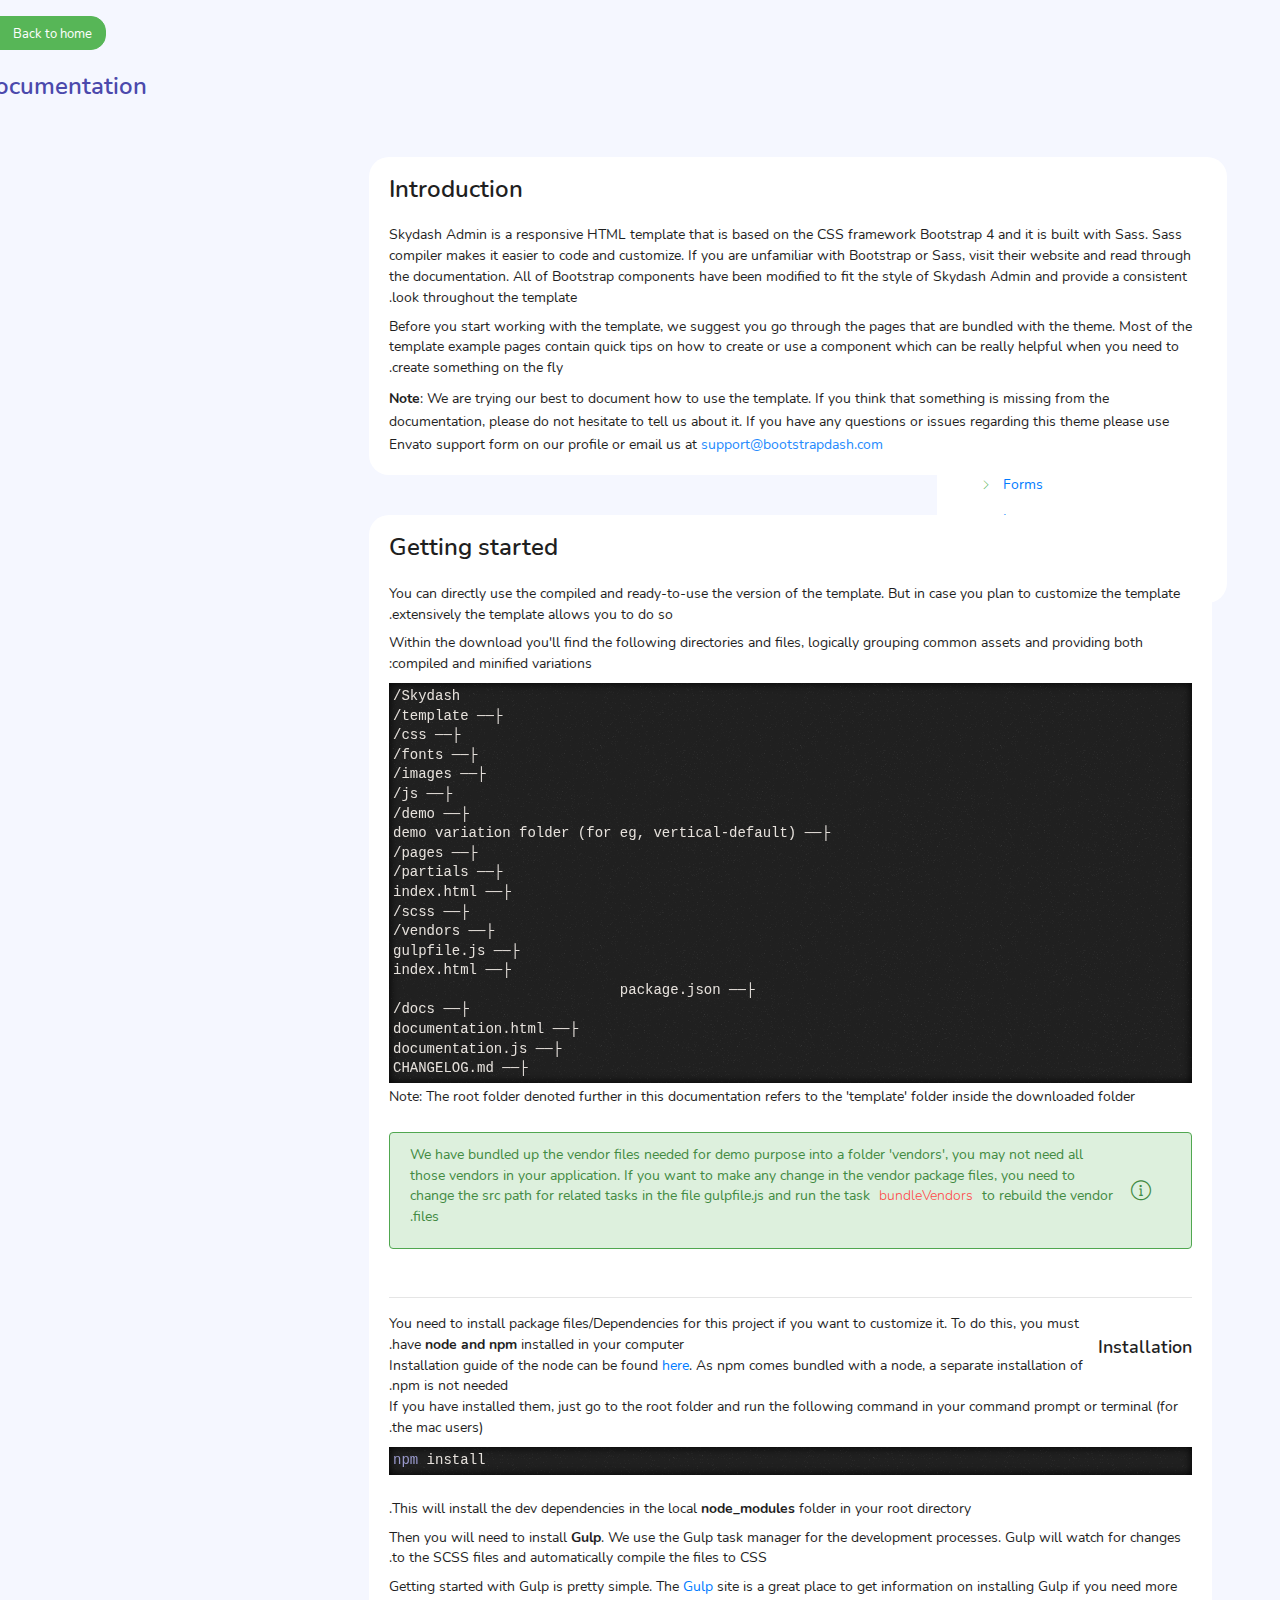
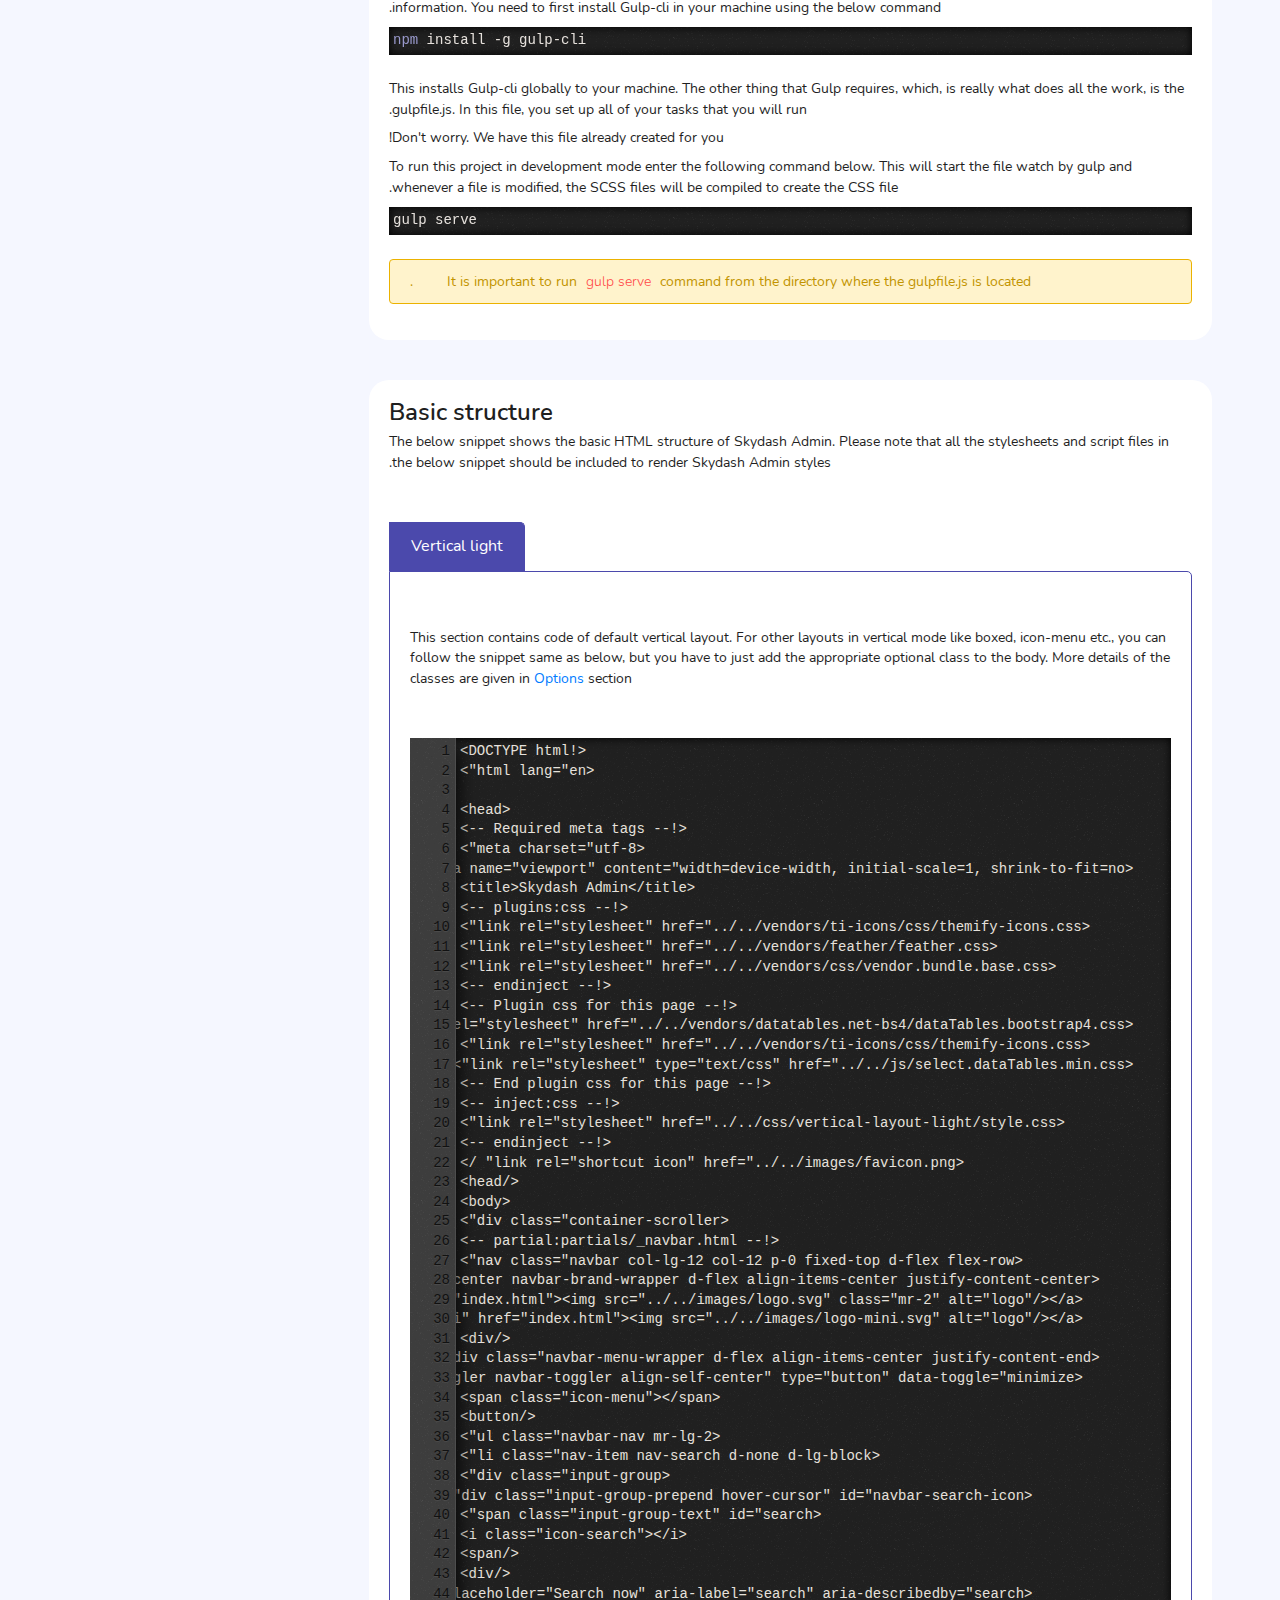
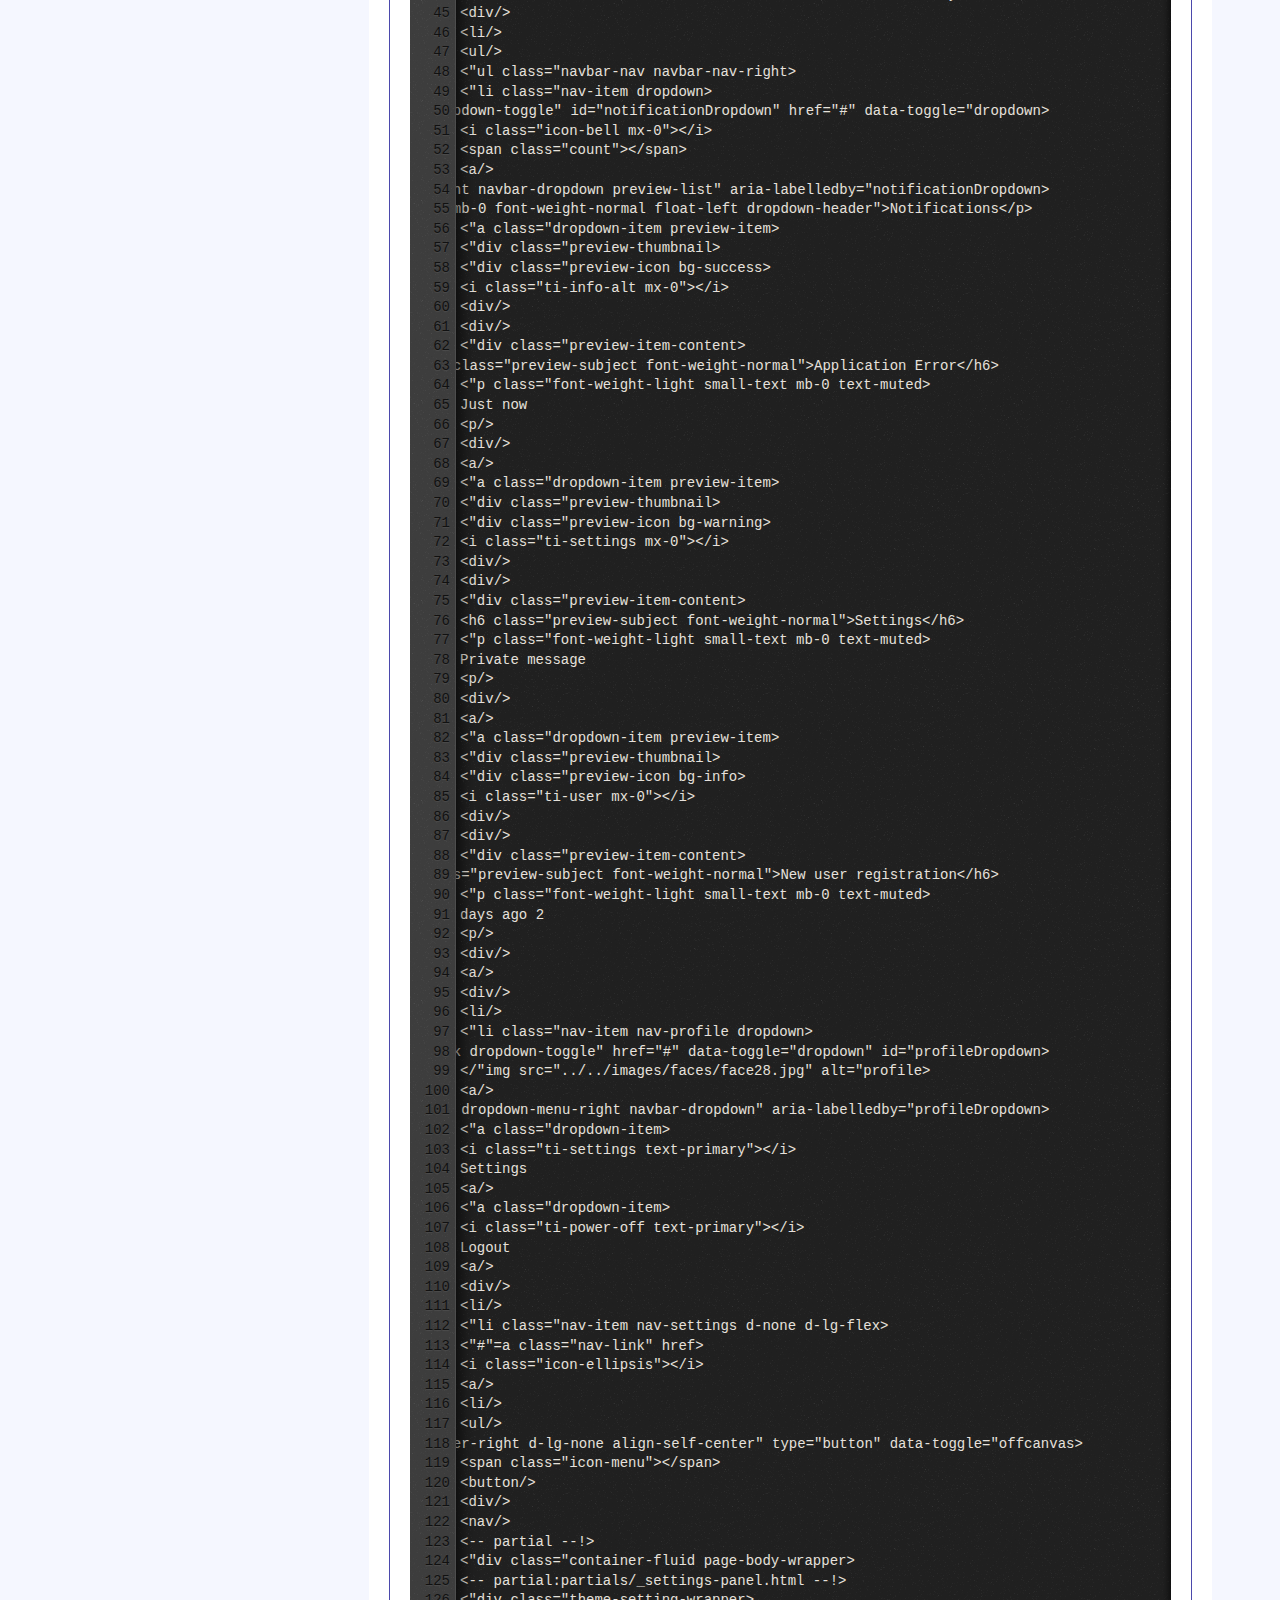
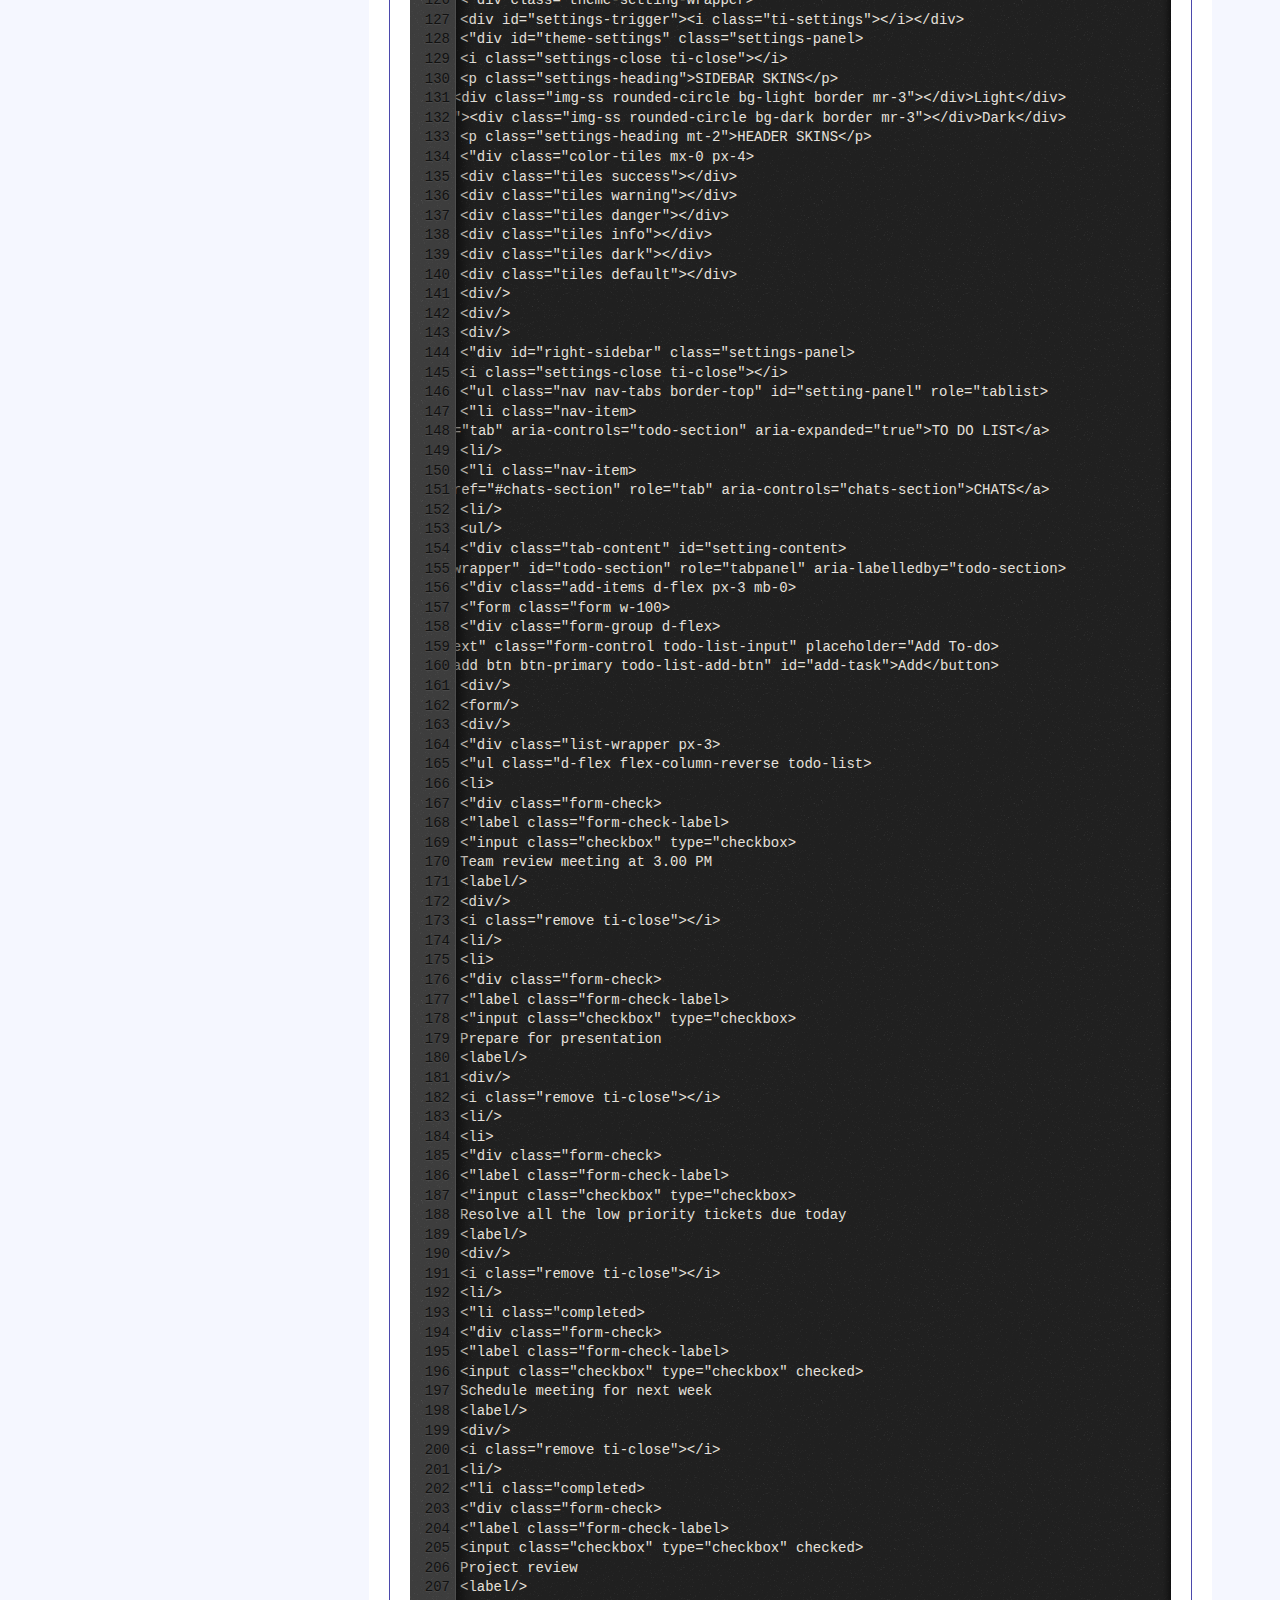
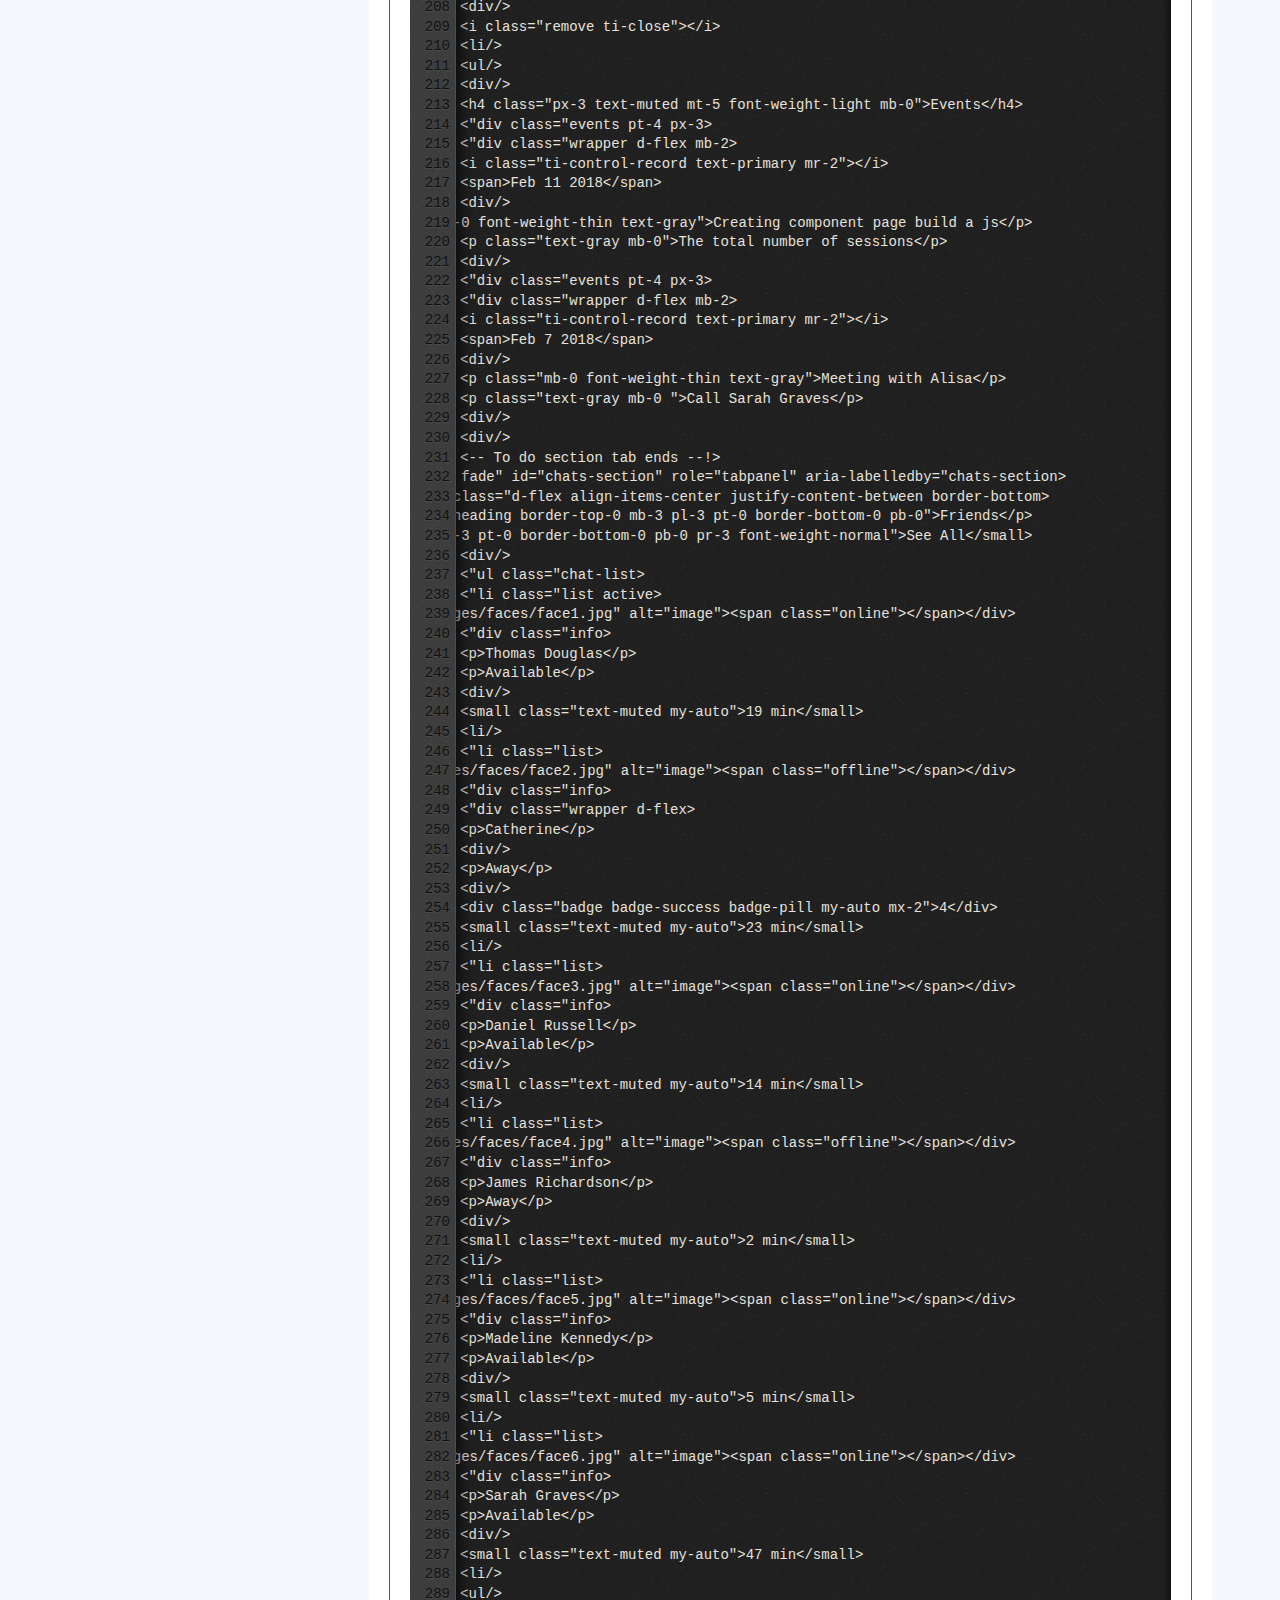
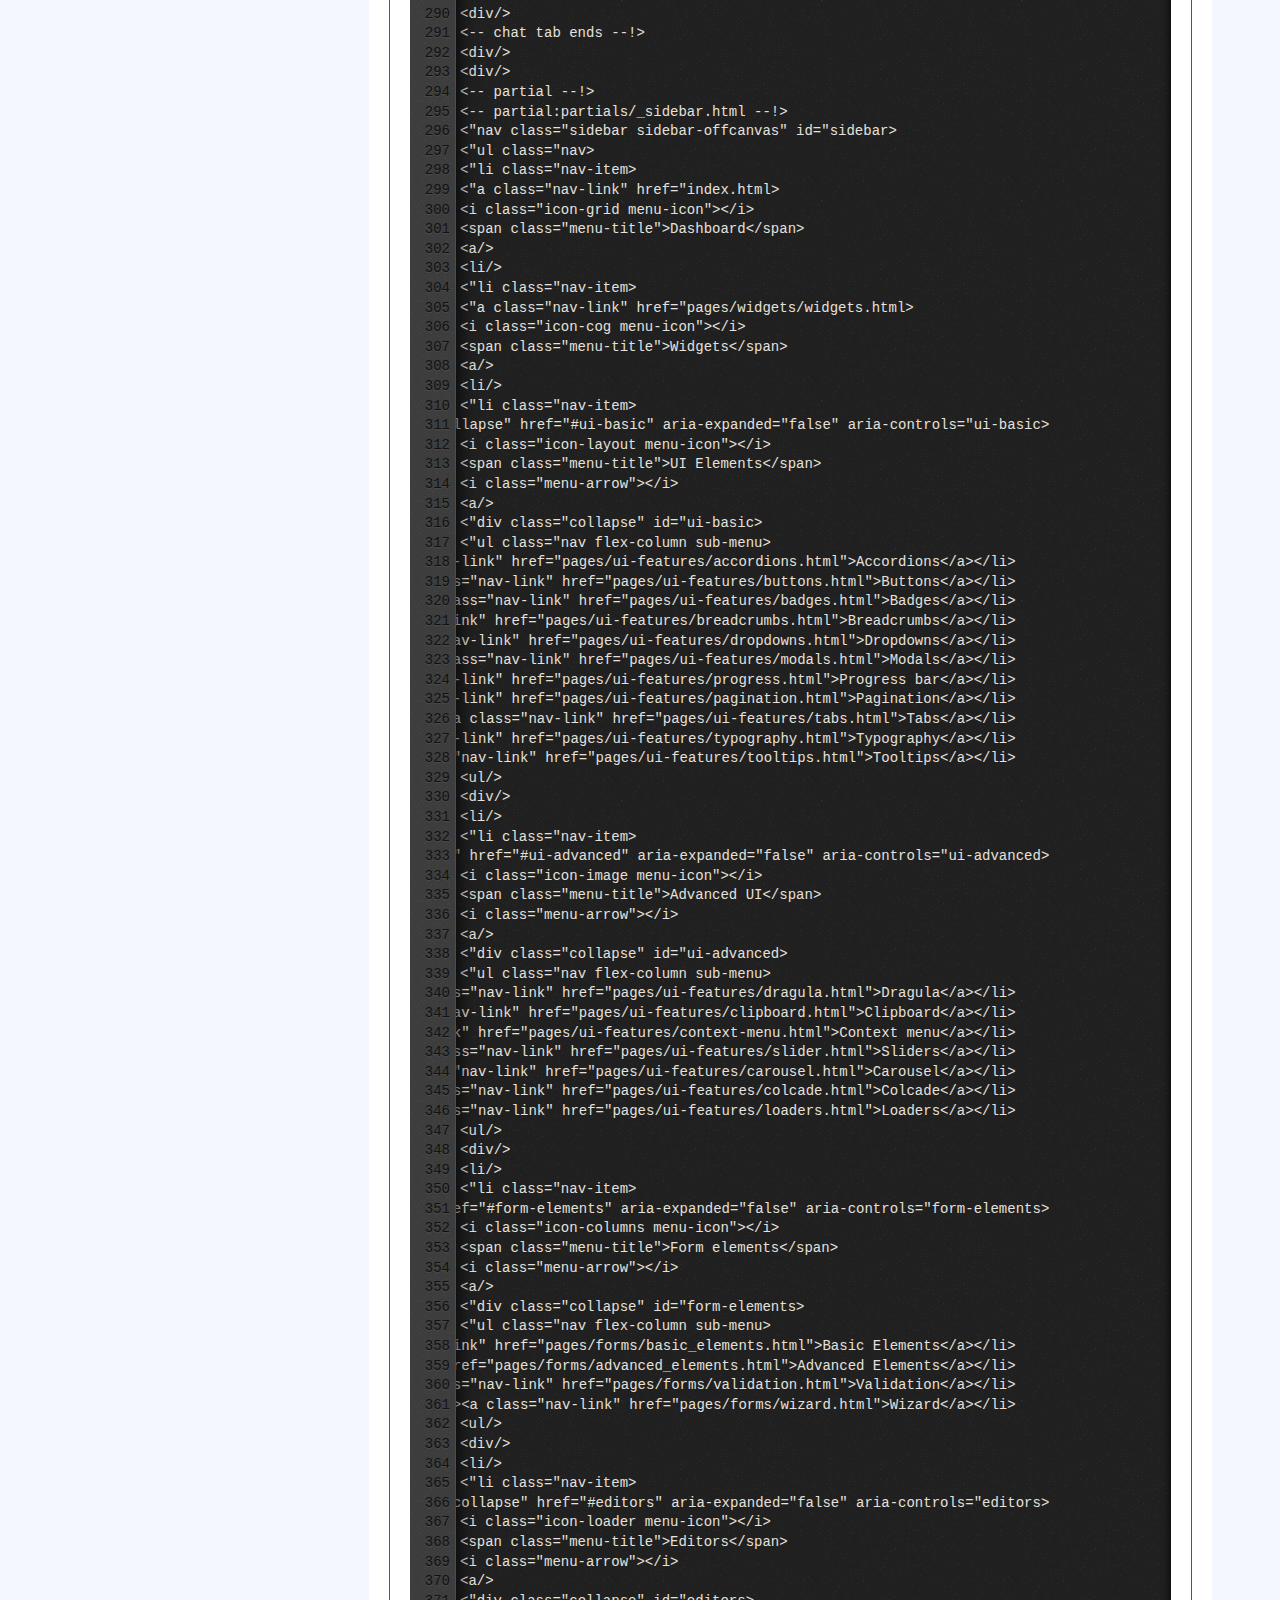
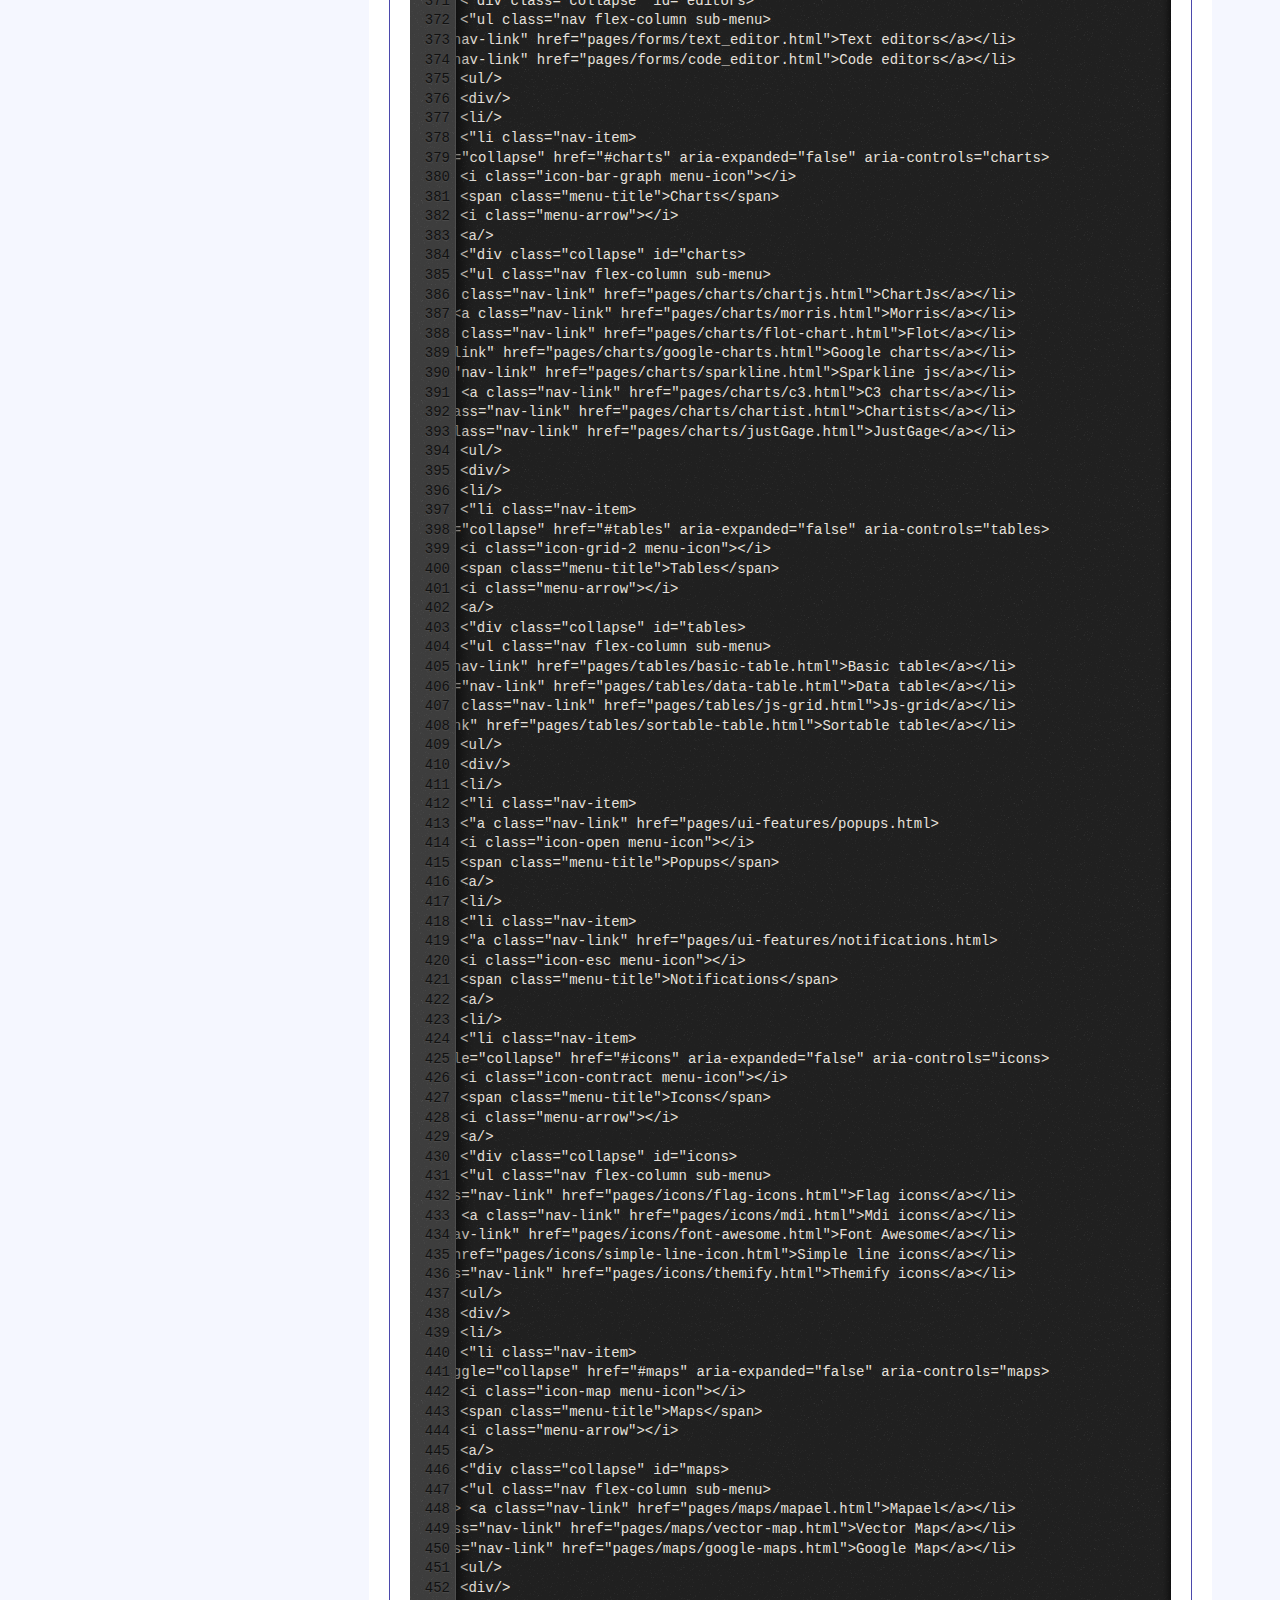
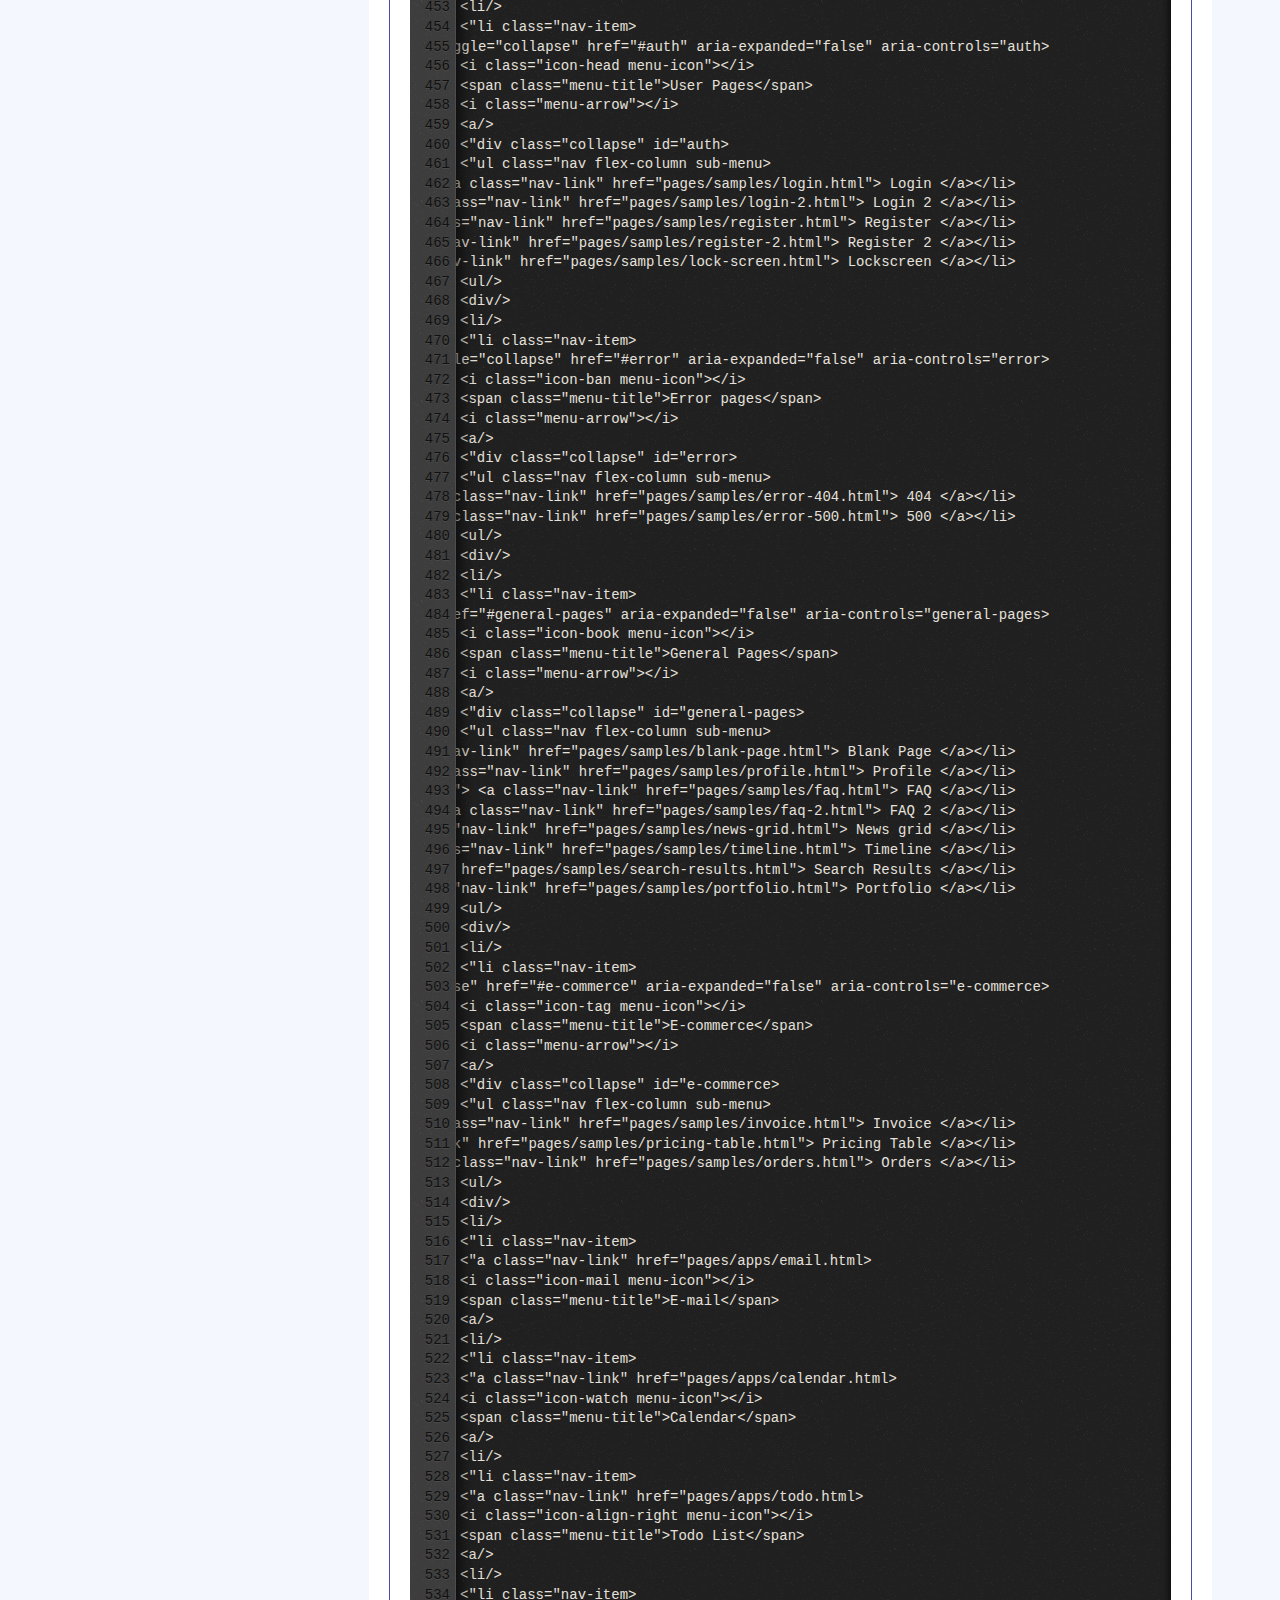
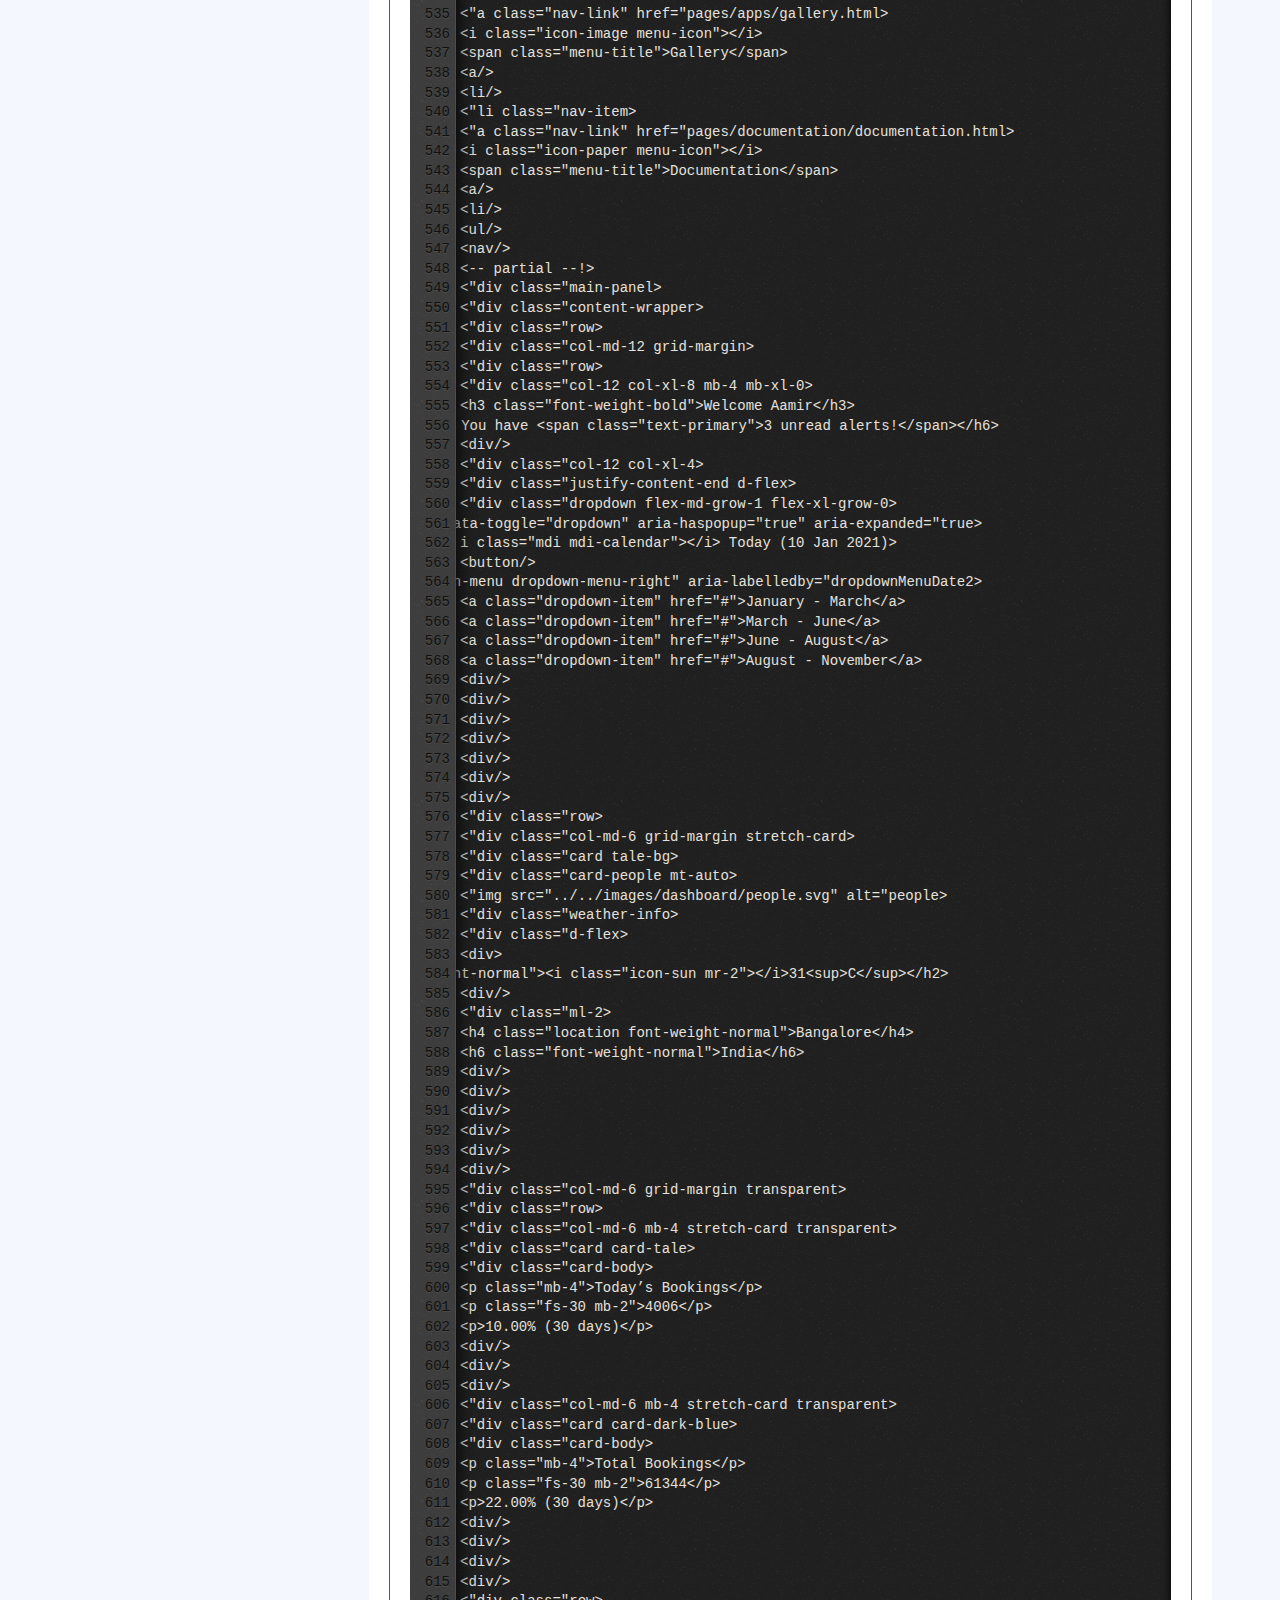
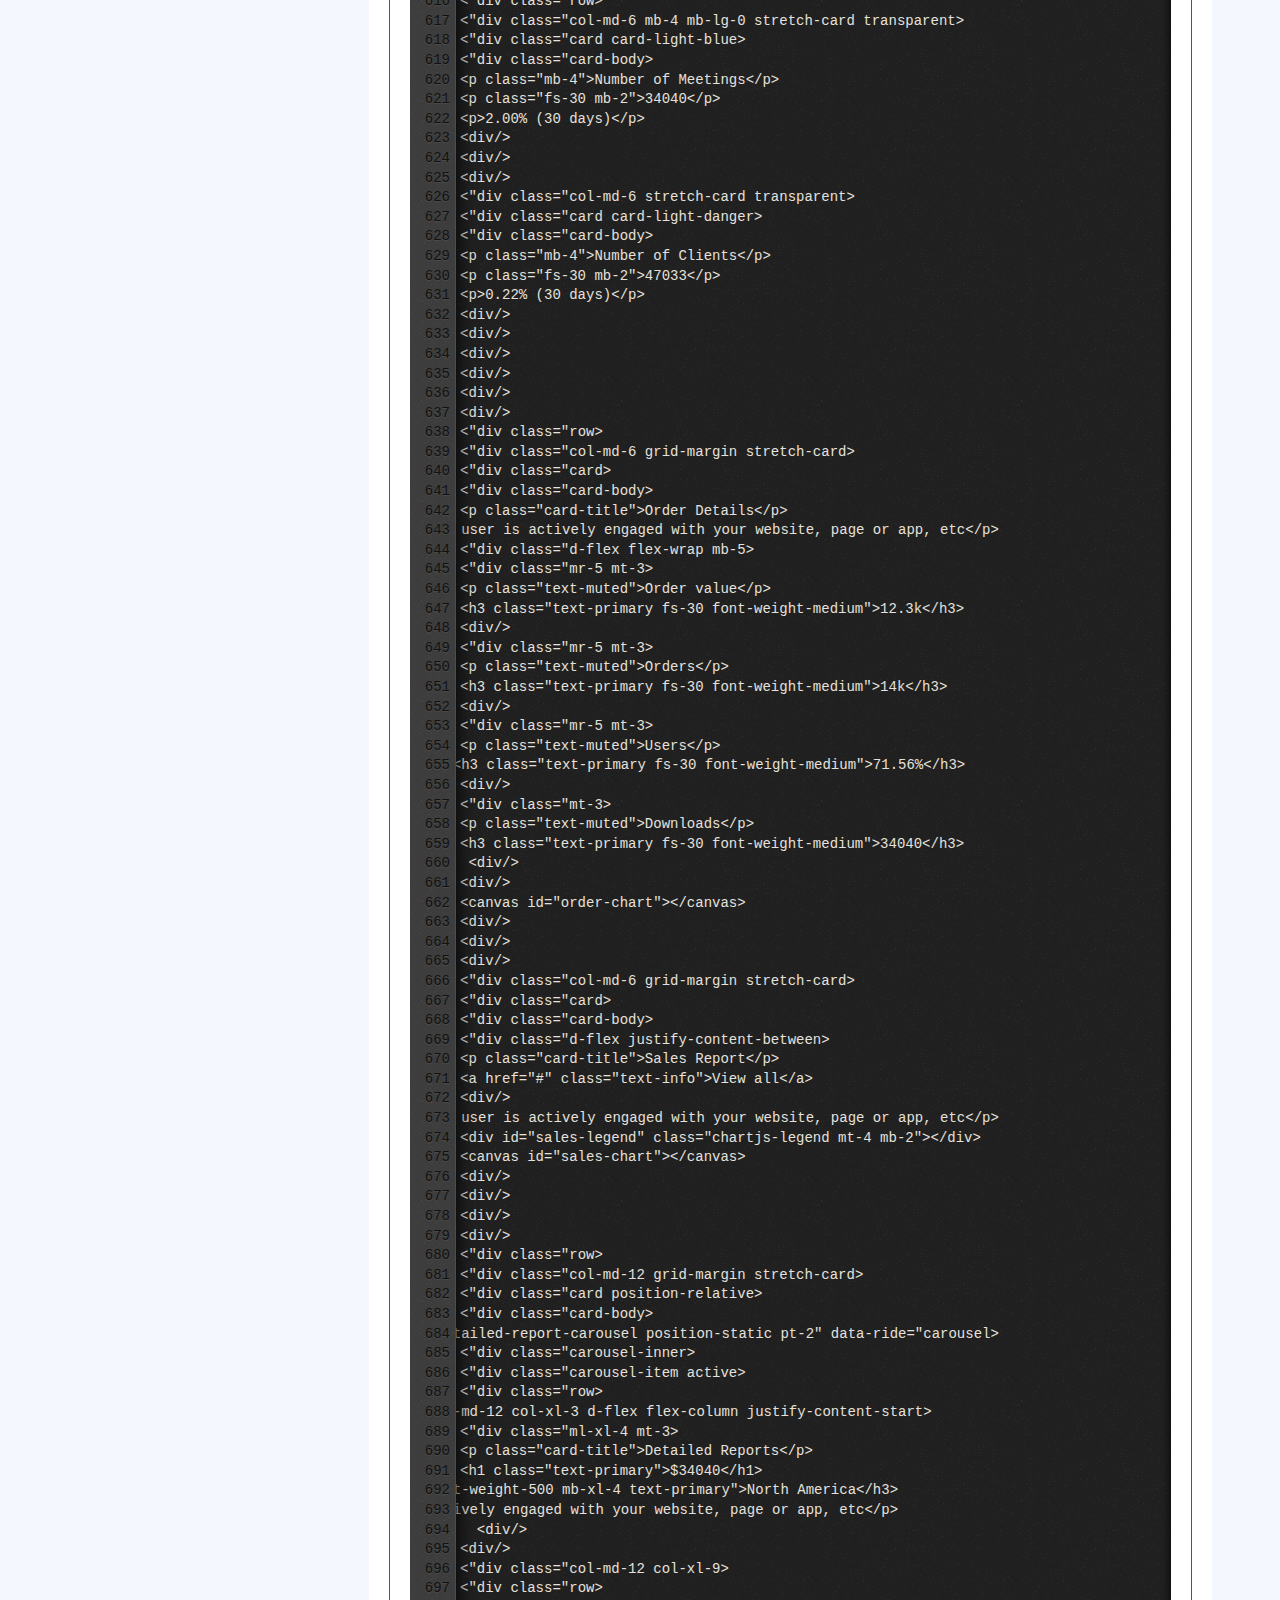
<file: docs/documentation.html>
<!DOCTYPE html>
<html lang="en">

<head>
  <!-- Required meta tags -->
  <meta charset="utf-8">
  <meta name="viewport" content="width=device-width, initial-scale=1, shrink-to-fit=no">
  <title>Skydash Admin Dashboard</title>
  <!-- plugins:css -->
  <link rel="stylesheet" href="../template/vendors/ti-icons/css/themify-icons.css">
  <link rel="stylesheet" href="../template/vendors/css/vendor.bundle.base.css">
  <!-- endinject -->
  <!-- plugin css for this page -->
  <link rel="stylesheet" href="../template/vendors/codemirror/codemirror.css">
  <link rel="stylesheet" href="../template/vendors/codemirror/ambiance.css">
  <link rel="stylesheet" href="../template/vendors/pwstabs/jquery.pwstabs.min.css">
  <!-- End plugin css for this page -->
  <!-- inject:css -->
  <link rel="stylesheet" href="../template/css/vertical-layout-light/style.css">
  <!-- endinject -->
  <link rel="shortcut icon" href="../template/images/favicon.png" />
</head>

<body>
  <div class="container-scroller">
    <div class="container-fluid page-body-wrapper full-page-wrapper">
      <div class="main-panel w-100  documentation">
        <div class="content-wrapper">
          <div class="container-fluid">
            <div class="row">
              <div class="col-12 doc-header">
                <a class="btn btn-success btn-sm" href="../template/index.html"><i class="mdi mdi-home mr-2"></i>Back to home</a>
                <h3 class="text-primary mt-4">Documentation</h3>
              </div>
            </div>
            <div class="row doc-content">
              <div class="col-12 col-md-3 grid-margin doc-table-contents">
                <div class="card">
                  <div class="card-body">
                    <h3 class="mb-4">Table of contents</h3>
                    <ul class="list-arrow">
                      <li>
                        <a href="#doc-intro">Introduction</a>
                      </li>
                      <li>
                        <a href="#doc-started">Getting started</a>
                      </li>
                      <li>
                        <a href="#doc-structure">Basic structure</a>
                      </li>
                      <li>
                        <a href="#doc-components">Components</a>
                        <ul class="list-arrow">
                          <li>
                            <a href="#doc-basic-ui">Basic UI Elements</a>
                          </li>
                          <li>
                            <a href="#doc-tables">Tables</a>
                          </li>
                          <li>
                            <a href="#doc-charts">Charts</a>
                          </li>
                          <li>
                            <a href="#doc-forms">Forms</a>
                          </li>
                          <li>
                            <a href="#doc-icons">Icons</a>
                          </li>
                        </ul>
                      </li>
                      <li>
                        <a href="#doc-credits">Credits</a>
                      </li>
                    </ul>
                  </div>
                </div>
              </div>
              <div class="col-12 col-md-9 offset-md-3 grid-margin">
                <div class="col-12 grid-margin" id="doc-intro">
                    <div class="card">
                        <div class="card-body">
                            <h3 class="mb-4">Introduction</h3>
                            <p>Skydash Admin is a responsive HTML template that is based on the CSS framework Bootstrap 4 and it is built with Sass. Sass compiler makes it easier to code and customize. If you are unfamiliar with Bootstrap or Sass, visit their
                                website and read through the documentation. All of Bootstrap components have been modified to fit the style of Skydash Admin and provide a consistent look throughout the template.</p>
                            <p>Before you start working with the template, we suggest you go through the pages that are bundled with the theme. Most of the template example pages contain quick tips on how to create or use a component which can
                                be really helpful when you need to create something on the fly.</p>
                            <p class="d-inline"><strong>Note</strong>: We are trying our best to document how to use the template. If you think that something is missing from the documentation, please do not hesitate to tell us about it. If you have any questions or issues regarding this theme please use Envato support form on our profile or email us at <a class="d-inline text-info" href="mailto:support@bootstrapdash.com">support@bootstrapdash.com</a></p>
                        </div>
                    </div>
                </div>
                <div class="col-12 grid-margin" id="doc-started">
                    <div class="card">
                        <div class="card-body">
                            <h3 class="mb-4">Getting started</h3>
                            <p>You can directly use the compiled and ready-to-use the version of the template. But in case you plan to customize the template extensively the template allows you to do so.</p>
                            <p>Within the download you'll find the following directories and files, logically grouping common assets and providing both compiled and minified variations:</p>
                            <textarea class="shell-mode">
Skydash/
├── template/
      ├── css/
      ├── fonts/
      ├── images/
      ├── js/
      ├── demo/
          ├── demo variation folder (for eg, vertical-default)
              ├── pages/
              ├── partials/
              ├── index.html
      ├── scss/
      ├── vendors/
      ├── gulpfile.js
      ├── index.html
      ├── package.json                           
├── docs/
      ├── documentation.html
      ├── documentation.js
├── CHANGELOG.md</textarea>
                            <p class="mt-1">Note: The root folder denoted further in this documentation refers to the 'template' folder inside the downloaded folder</p>
                            <div class="alert alert-success mt-4 d-flex align-items-center" role="alert">
                              <i class="ti-info-alt"></i>
                              <p>We have bundled up the vendor files needed for demo purpose into a folder 'vendors', you may not need all those vendors in your application.  If you want to make any change in the vendor package files, you need to change the src path for related tasks in the file gulpfile.js and run the task <code>bundleVendors</code> to rebuild the vendor files.</p>
                            </div>
                            <hr class="mt-5">
                            <h4 class="mt-4">Installation</h4>
                            <p class="mb-0">
                              You need to install package files/Dependencies for this project if you want to customize it. To do this, you must have <span class="font-weight-bold">node and npm</span> installed in your computer.
                            </p>
                            <p class="mb-0">Installation guide of the node can be found <a href="https://nodejs.org/en/">here</a>. As npm comes bundled with a node, a separate installation of npm is not needed.</p>
                            <p>
                                If you have installed them, just go to the root folder and run the following command in your command prompt or terminal (for the mac users).
                            </p>
                            <textarea class="shell-mode">
npm install</textarea>
                            <p class="mt-4">
                              This will install the dev dependencies in the local <span class="font-weight-bold">node_modules</span> folder in your root directory.
                            </p>
                            <p class="mt-2">
                              Then you will need to install <span class="font-weight-bold">Gulp</span>. We use the Gulp task manager for the development processes. Gulp will watch for changes to the SCSS files and automatically compile the files to CSS.
                            </p>
                            <p>Getting started with Gulp is pretty simple. The <a href="https://gulpjs.com/" target="_blank">Gulp</a> site is a great place to get information on installing Gulp if you need more information. You need to first install Gulp-cli in your machine using the below command.</p>
                            <textarea class="shell-mode">
npm install -g gulp-cli</textarea>
                            <p class="mt-4">This installs Gulp-cli globally to your machine. The other thing that Gulp requires, which, is really what does all the work, is the gulpfile.js. In this file, you set up all of your tasks that you will run.</p>
                            <p>Don't worry. We have this file already created for you!</p>
                            <p>To run this project in development mode enter the following command below. This will start the file watch by gulp and whenever a file is modified, the SCSS files will be compiled to create the CSS file.</p>
<textarea class="shell-mode">
gulp serve</textarea>           
                            <div class="alert alert-warning mt-4" role="alert">
                              <i class="ti-info-alt-outline"></i>It is important to run <code>gulp serve</code> command from the directory where the gulpfile.js is located.
                            </div>
                        </div>
                    </div>
                </div>
                <div class="col-12 grid-margin" id="doc-structure">
                  <div class="card"> 
                      <div class="card-body">
                            <h3>Basic structure</h3>
                            <p class="mb-5">
                              The below snippet shows the basic HTML structure of Skydash Admin.
                              Please note that all the stylesheets and script files in the below snippet should be included to render Skydash Admin styles.
                            </p>
                            <div class="demo-tabs">
                                <div data-pws-tab="vertical light" data-pws-tab-name="Vertical light">
                                  <p class="mb-5">This section contains code of default vertical layout. For other layouts in vertical mode like boxed, icon-menu etc., you can follow the snippet same as below, but you have to just add the appropriate optional class to the body. More details of the classes are given in <a href="#doc-options">Options</a> section</p>
<textarea class="multiple-codes mt-5">
  <!DOCTYPE html>
  <html lang="en">
  
  <head>
    <!-- Required meta tags -->
    <meta charset="utf-8">
    <meta name="viewport" content="width=device-width, initial-scale=1, shrink-to-fit=no">
    <title>Skydash Admin</title>
    <!-- plugins:css -->
    <link rel="stylesheet" href="../../vendors/ti-icons/css/themify-icons.css">
    <link rel="stylesheet" href="../../vendors/feather/feather.css">
    <link rel="stylesheet" href="../../vendors/css/vendor.bundle.base.css">
    <!-- endinject -->
    <!-- Plugin css for this page -->
    <link rel="stylesheet" href="../../vendors/datatables.net-bs4/dataTables.bootstrap4.css">
    <link rel="stylesheet" href="../../vendors/ti-icons/css/themify-icons.css">
    <link rel="stylesheet" type="text/css" href="../../js/select.dataTables.min.css">
    <!-- End plugin css for this page -->
    <!-- inject:css -->
    <link rel="stylesheet" href="../../css/vertical-layout-light/style.css">
    <!-- endinject -->
    <link rel="shortcut icon" href="../../images/favicon.png" />
  </head>
  <body>
    <div class="container-scroller">
      <!-- partial:partials/_navbar.html -->
      <nav class="navbar col-lg-12 col-12 p-0 fixed-top d-flex flex-row">
        <div class="text-center navbar-brand-wrapper d-flex align-items-center justify-content-center">
          <a class="navbar-brand brand-logo mr-5" href="index.html"><img src="../../images/logo.svg" class="mr-2" alt="logo"/></a>
          <a class="navbar-brand brand-logo-mini" href="index.html"><img src="../../images/logo-mini.svg" alt="logo"/></a>
        </div>
        <div class="navbar-menu-wrapper d-flex align-items-center justify-content-end">
          <button class="navbar-toggler navbar-toggler align-self-center" type="button" data-toggle="minimize">
            <span class="icon-menu"></span>
          </button>
          <ul class="navbar-nav mr-lg-2">
            <li class="nav-item nav-search d-none d-lg-block">
              <div class="input-group">
                <div class="input-group-prepend hover-cursor" id="navbar-search-icon">
                  <span class="input-group-text" id="search">
                    <i class="icon-search"></i>
                  </span>
                </div>
                <input type="text" class="form-control" id="navbar-search-input" placeholder="Search now" aria-label="search" aria-describedby="search">
              </div>
            </li>
          </ul>
          <ul class="navbar-nav navbar-nav-right">
            <li class="nav-item dropdown">
              <a class="nav-link count-indicator dropdown-toggle" id="notificationDropdown" href="#" data-toggle="dropdown">
                <i class="icon-bell mx-0"></i>
                <span class="count"></span>
              </a>
              <div class="dropdown-menu dropdown-menu-right navbar-dropdown preview-list" aria-labelledby="notificationDropdown">
                <p class="mb-0 font-weight-normal float-left dropdown-header">Notifications</p>
                <a class="dropdown-item preview-item">
                  <div class="preview-thumbnail">
                    <div class="preview-icon bg-success">
                      <i class="ti-info-alt mx-0"></i>
                    </div>
                  </div>
                  <div class="preview-item-content">
                    <h6 class="preview-subject font-weight-normal">Application Error</h6>
                    <p class="font-weight-light small-text mb-0 text-muted">
                      Just now
                    </p>
                  </div>
                </a>
                <a class="dropdown-item preview-item">
                  <div class="preview-thumbnail">
                    <div class="preview-icon bg-warning">
                      <i class="ti-settings mx-0"></i>
                    </div>
                  </div>
                  <div class="preview-item-content">
                    <h6 class="preview-subject font-weight-normal">Settings</h6>
                    <p class="font-weight-light small-text mb-0 text-muted">
                      Private message
                    </p>
                  </div>
                </a>
                <a class="dropdown-item preview-item">
                  <div class="preview-thumbnail">
                    <div class="preview-icon bg-info">
                      <i class="ti-user mx-0"></i>
                    </div>
                  </div>
                  <div class="preview-item-content">
                    <h6 class="preview-subject font-weight-normal">New user registration</h6>
                    <p class="font-weight-light small-text mb-0 text-muted">
                      2 days ago
                    </p>
                  </div>
                </a>
              </div>
            </li>
            <li class="nav-item nav-profile dropdown">
              <a class="nav-link dropdown-toggle" href="#" data-toggle="dropdown" id="profileDropdown">
                <img src="../../images/faces/face28.jpg" alt="profile"/>
              </a>
              <div class="dropdown-menu dropdown-menu-right navbar-dropdown" aria-labelledby="profileDropdown">
                <a class="dropdown-item">
                  <i class="ti-settings text-primary"></i>
                  Settings
                </a>
                <a class="dropdown-item">
                  <i class="ti-power-off text-primary"></i>
                  Logout
                </a>
              </div>
            </li>
            <li class="nav-item nav-settings d-none d-lg-flex">
              <a class="nav-link" href="#">
                <i class="icon-ellipsis"></i>
              </a>
            </li>
          </ul>
          <button class="navbar-toggler navbar-toggler-right d-lg-none align-self-center" type="button" data-toggle="offcanvas">
            <span class="icon-menu"></span>
          </button>
        </div>
      </nav>
      <!-- partial -->
      <div class="container-fluid page-body-wrapper">
        <!-- partial:partials/_settings-panel.html -->
        <div class="theme-setting-wrapper">
          <div id="settings-trigger"><i class="ti-settings"></i></div>
          <div id="theme-settings" class="settings-panel">
            <i class="settings-close ti-close"></i>
            <p class="settings-heading">SIDEBAR SKINS</p>
            <div class="sidebar-bg-options selected" id="sidebar-light-theme"><div class="img-ss rounded-circle bg-light border mr-3"></div>Light</div>
            <div class="sidebar-bg-options" id="sidebar-dark-theme"><div class="img-ss rounded-circle bg-dark border mr-3"></div>Dark</div>
            <p class="settings-heading mt-2">HEADER SKINS</p>
            <div class="color-tiles mx-0 px-4">
              <div class="tiles success"></div>
              <div class="tiles warning"></div>
              <div class="tiles danger"></div>
              <div class="tiles info"></div>
              <div class="tiles dark"></div>
              <div class="tiles default"></div>
            </div>
          </div>
        </div>
        <div id="right-sidebar" class="settings-panel">
          <i class="settings-close ti-close"></i>
          <ul class="nav nav-tabs border-top" id="setting-panel" role="tablist">
            <li class="nav-item">
              <a class="nav-link active" id="todo-tab" data-toggle="tab" href="#todo-section" role="tab" aria-controls="todo-section" aria-expanded="true">TO DO LIST</a>
            </li>
            <li class="nav-item">
              <a class="nav-link" id="chats-tab" data-toggle="tab" href="#chats-section" role="tab" aria-controls="chats-section">CHATS</a>
            </li>
          </ul>
          <div class="tab-content" id="setting-content">
            <div class="tab-pane fade show active scroll-wrapper" id="todo-section" role="tabpanel" aria-labelledby="todo-section">
              <div class="add-items d-flex px-3 mb-0">
                <form class="form w-100">
                  <div class="form-group d-flex">
                    <input type="text" class="form-control todo-list-input" placeholder="Add To-do">
                    <button type="submit" class="add btn btn-primary todo-list-add-btn" id="add-task">Add</button>
                  </div>
                </form>
              </div>
              <div class="list-wrapper px-3">
                <ul class="d-flex flex-column-reverse todo-list">
                  <li>
                    <div class="form-check">
                      <label class="form-check-label">
                        <input class="checkbox" type="checkbox">
                        Team review meeting at 3.00 PM
                      </label>
                    </div>
                    <i class="remove ti-close"></i>
                  </li>
                  <li>
                    <div class="form-check">
                      <label class="form-check-label">
                        <input class="checkbox" type="checkbox">
                        Prepare for presentation
                      </label>
                    </div>
                    <i class="remove ti-close"></i>
                  </li>
                  <li>
                    <div class="form-check">
                      <label class="form-check-label">
                        <input class="checkbox" type="checkbox">
                        Resolve all the low priority tickets due today
                      </label>
                    </div>
                    <i class="remove ti-close"></i>
                  </li>
                  <li class="completed">
                    <div class="form-check">
                      <label class="form-check-label">
                        <input class="checkbox" type="checkbox" checked>
                        Schedule meeting for next week
                      </label>
                    </div>
                    <i class="remove ti-close"></i>
                  </li>
                  <li class="completed">
                    <div class="form-check">
                      <label class="form-check-label">
                        <input class="checkbox" type="checkbox" checked>
                        Project review
                      </label>
                    </div>
                    <i class="remove ti-close"></i>
                  </li>
                </ul>
              </div>
              <h4 class="px-3 text-muted mt-5 font-weight-light mb-0">Events</h4>
              <div class="events pt-4 px-3">
                <div class="wrapper d-flex mb-2">
                  <i class="ti-control-record text-primary mr-2"></i>
                  <span>Feb 11 2018</span>
                </div>
                <p class="mb-0 font-weight-thin text-gray">Creating component page build a js</p>
                <p class="text-gray mb-0">The total number of sessions</p>
              </div>
              <div class="events pt-4 px-3">
                <div class="wrapper d-flex mb-2">
                  <i class="ti-control-record text-primary mr-2"></i>
                  <span>Feb 7 2018</span>
                </div>
                <p class="mb-0 font-weight-thin text-gray">Meeting with Alisa</p>
                <p class="text-gray mb-0 ">Call Sarah Graves</p>
              </div>
            </div>
            <!-- To do section tab ends -->
            <div class="tab-pane fade" id="chats-section" role="tabpanel" aria-labelledby="chats-section">
              <div class="d-flex align-items-center justify-content-between border-bottom">
                <p class="settings-heading border-top-0 mb-3 pl-3 pt-0 border-bottom-0 pb-0">Friends</p>
                <small class="settings-heading border-top-0 mb-3 pt-0 border-bottom-0 pb-0 pr-3 font-weight-normal">See All</small>
              </div>
              <ul class="chat-list">
                <li class="list active">
                  <div class="profile"><img src="../../images/faces/face1.jpg" alt="image"><span class="online"></span></div>
                  <div class="info">
                    <p>Thomas Douglas</p>
                    <p>Available</p>
                  </div>
                  <small class="text-muted my-auto">19 min</small>
                </li>
                <li class="list">
                  <div class="profile"><img src="../../images/faces/face2.jpg" alt="image"><span class="offline"></span></div>
                  <div class="info">
                    <div class="wrapper d-flex">
                      <p>Catherine</p>
                    </div>
                    <p>Away</p>
                  </div>
                  <div class="badge badge-success badge-pill my-auto mx-2">4</div>
                  <small class="text-muted my-auto">23 min</small>
                </li>
                <li class="list">
                  <div class="profile"><img src="../../images/faces/face3.jpg" alt="image"><span class="online"></span></div>
                  <div class="info">
                    <p>Daniel Russell</p>
                    <p>Available</p>
                  </div>
                  <small class="text-muted my-auto">14 min</small>
                </li>
                <li class="list">
                  <div class="profile"><img src="../../images/faces/face4.jpg" alt="image"><span class="offline"></span></div>
                  <div class="info">
                    <p>James Richardson</p>
                    <p>Away</p>
                  </div>
                  <small class="text-muted my-auto">2 min</small>
                </li>
                <li class="list">
                  <div class="profile"><img src="../../images/faces/face5.jpg" alt="image"><span class="online"></span></div>
                  <div class="info">
                    <p>Madeline Kennedy</p>
                    <p>Available</p>
                  </div>
                  <small class="text-muted my-auto">5 min</small>
                </li>
                <li class="list">
                  <div class="profile"><img src="../../images/faces/face6.jpg" alt="image"><span class="online"></span></div>
                  <div class="info">
                    <p>Sarah Graves</p>
                    <p>Available</p>
                  </div>
                  <small class="text-muted my-auto">47 min</small>
                </li>
              </ul>
            </div>
            <!-- chat tab ends -->
          </div>
        </div>
        <!-- partial -->
        <!-- partial:partials/_sidebar.html -->
        <nav class="sidebar sidebar-offcanvas" id="sidebar">
          <ul class="nav">
            <li class="nav-item">
              <a class="nav-link" href="index.html">
                <i class="icon-grid menu-icon"></i>
                <span class="menu-title">Dashboard</span>
              </a>
            </li>
            <li class="nav-item">
              <a class="nav-link" href="pages/widgets/widgets.html">
                <i class="icon-cog menu-icon"></i>
                <span class="menu-title">Widgets</span>
              </a>
            </li>
            <li class="nav-item">
              <a class="nav-link" data-toggle="collapse" href="#ui-basic" aria-expanded="false" aria-controls="ui-basic">
                <i class="icon-layout menu-icon"></i>
                <span class="menu-title">UI Elements</span>
                <i class="menu-arrow"></i>
              </a>
              <div class="collapse" id="ui-basic">
                <ul class="nav flex-column sub-menu">
                  <li class="nav-item"> <a class="nav-link" href="pages/ui-features/accordions.html">Accordions</a></li>
                  <li class="nav-item"> <a class="nav-link" href="pages/ui-features/buttons.html">Buttons</a></li>
                  <li class="nav-item"> <a class="nav-link" href="pages/ui-features/badges.html">Badges</a></li>
                  <li class="nav-item"> <a class="nav-link" href="pages/ui-features/breadcrumbs.html">Breadcrumbs</a></li>
                  <li class="nav-item"> <a class="nav-link" href="pages/ui-features/dropdowns.html">Dropdowns</a></li>
                  <li class="nav-item"> <a class="nav-link" href="pages/ui-features/modals.html">Modals</a></li>
                  <li class="nav-item"> <a class="nav-link" href="pages/ui-features/progress.html">Progress bar</a></li>
                  <li class="nav-item"> <a class="nav-link" href="pages/ui-features/pagination.html">Pagination</a></li>
                  <li class="nav-item"> <a class="nav-link" href="pages/ui-features/tabs.html">Tabs</a></li>
                  <li class="nav-item"> <a class="nav-link" href="pages/ui-features/typography.html">Typography</a></li>
                  <li class="nav-item"> <a class="nav-link" href="pages/ui-features/tooltips.html">Tooltips</a></li>
                </ul>
              </div>
            </li>
            <li class="nav-item">
              <a class="nav-link" data-toggle="collapse" href="#ui-advanced" aria-expanded="false" aria-controls="ui-advanced">
                <i class="icon-image menu-icon"></i>
                <span class="menu-title">Advanced UI</span>
                <i class="menu-arrow"></i>
              </a>
              <div class="collapse" id="ui-advanced">
                <ul class="nav flex-column sub-menu">
                  <li class="nav-item"> <a class="nav-link" href="pages/ui-features/dragula.html">Dragula</a></li>
                  <li class="nav-item"> <a class="nav-link" href="pages/ui-features/clipboard.html">Clipboard</a></li>
                  <li class="nav-item"> <a class="nav-link" href="pages/ui-features/context-menu.html">Context menu</a></li>
                  <li class="nav-item"> <a class="nav-link" href="pages/ui-features/slider.html">Sliders</a></li>
                  <li class="nav-item"> <a class="nav-link" href="pages/ui-features/carousel.html">Carousel</a></li>
                  <li class="nav-item"> <a class="nav-link" href="pages/ui-features/colcade.html">Colcade</a></li>
                  <li class="nav-item"> <a class="nav-link" href="pages/ui-features/loaders.html">Loaders</a></li>
                </ul>
              </div>
            </li>
            <li class="nav-item">
              <a class="nav-link" data-toggle="collapse" href="#form-elements" aria-expanded="false" aria-controls="form-elements">
                <i class="icon-columns menu-icon"></i>
                <span class="menu-title">Form elements</span>
                <i class="menu-arrow"></i>
              </a>
              <div class="collapse" id="form-elements">
                <ul class="nav flex-column sub-menu">
                  <li class="nav-item"><a class="nav-link" href="pages/forms/basic_elements.html">Basic Elements</a></li>                
                  <li class="nav-item"><a class="nav-link" href="pages/forms/advanced_elements.html">Advanced Elements</a></li>
                  <li class="nav-item"><a class="nav-link" href="pages/forms/validation.html">Validation</a></li>
                  <li class="nav-item"><a class="nav-link" href="pages/forms/wizard.html">Wizard</a></li>
                </ul>
              </div>
            </li>
            <li class="nav-item">
              <a class="nav-link" data-toggle="collapse" href="#editors" aria-expanded="false" aria-controls="editors">
                <i class="icon-loader menu-icon"></i>
                <span class="menu-title">Editors</span>
                <i class="menu-arrow"></i>
              </a>
              <div class="collapse" id="editors">
                <ul class="nav flex-column sub-menu">
                  <li class="nav-item"><a class="nav-link" href="pages/forms/text_editor.html">Text editors</a></li>
                  <li class="nav-item"><a class="nav-link" href="pages/forms/code_editor.html">Code editors</a></li>
                </ul>
              </div>
            </li>
            <li class="nav-item">
              <a class="nav-link" data-toggle="collapse" href="#charts" aria-expanded="false" aria-controls="charts">
                <i class="icon-bar-graph menu-icon"></i>
                <span class="menu-title">Charts</span>
                <i class="menu-arrow"></i>
              </a>
              <div class="collapse" id="charts">
                <ul class="nav flex-column sub-menu">
                  <li class="nav-item"> <a class="nav-link" href="pages/charts/chartjs.html">ChartJs</a></li>
                  <li class="nav-item"> <a class="nav-link" href="pages/charts/morris.html">Morris</a></li>
                  <li class="nav-item"> <a class="nav-link" href="pages/charts/flot-chart.html">Flot</a></li>
                  <li class="nav-item"> <a class="nav-link" href="pages/charts/google-charts.html">Google charts</a></li>
                  <li class="nav-item"> <a class="nav-link" href="pages/charts/sparkline.html">Sparkline js</a></li>
                  <li class="nav-item"> <a class="nav-link" href="pages/charts/c3.html">C3 charts</a></li>
                  <li class="nav-item"> <a class="nav-link" href="pages/charts/chartist.html">Chartists</a></li>
                  <li class="nav-item"> <a class="nav-link" href="pages/charts/justGage.html">JustGage</a></li>
                </ul>
              </div>
            </li>
            <li class="nav-item">
              <a class="nav-link" data-toggle="collapse" href="#tables" aria-expanded="false" aria-controls="tables">
                <i class="icon-grid-2 menu-icon"></i>
                <span class="menu-title">Tables</span>
                <i class="menu-arrow"></i>
              </a>
              <div class="collapse" id="tables">
                <ul class="nav flex-column sub-menu">
                  <li class="nav-item"> <a class="nav-link" href="pages/tables/basic-table.html">Basic table</a></li>
                  <li class="nav-item"> <a class="nav-link" href="pages/tables/data-table.html">Data table</a></li>
                  <li class="nav-item"> <a class="nav-link" href="pages/tables/js-grid.html">Js-grid</a></li>
                  <li class="nav-item"> <a class="nav-link" href="pages/tables/sortable-table.html">Sortable table</a></li>
                </ul>
              </div>
            </li>
            <li class="nav-item">
              <a class="nav-link" href="pages/ui-features/popups.html">
                <i class="icon-open menu-icon"></i>
                <span class="menu-title">Popups</span>
              </a>
            </li>
            <li class="nav-item">
              <a class="nav-link" href="pages/ui-features/notifications.html">
                <i class="icon-esc menu-icon"></i>
                <span class="menu-title">Notifications</span>
              </a>
            </li>
            <li class="nav-item">
              <a class="nav-link" data-toggle="collapse" href="#icons" aria-expanded="false" aria-controls="icons">
                <i class="icon-contract menu-icon"></i>
                <span class="menu-title">Icons</span>
                <i class="menu-arrow"></i>
              </a>
              <div class="collapse" id="icons">
                <ul class="nav flex-column sub-menu">
                  <li class="nav-item"> <a class="nav-link" href="pages/icons/flag-icons.html">Flag icons</a></li>
                  <li class="nav-item"> <a class="nav-link" href="pages/icons/mdi.html">Mdi icons</a></li>
                  <li class="nav-item"> <a class="nav-link" href="pages/icons/font-awesome.html">Font Awesome</a></li>
                  <li class="nav-item"> <a class="nav-link" href="pages/icons/simple-line-icon.html">Simple line icons</a></li>
                  <li class="nav-item"> <a class="nav-link" href="pages/icons/themify.html">Themify icons</a></li>
                </ul>
              </div>
            </li>
            <li class="nav-item">
              <a class="nav-link" data-toggle="collapse" href="#maps" aria-expanded="false" aria-controls="maps">
                <i class="icon-map menu-icon"></i>
                <span class="menu-title">Maps</span>
                <i class="menu-arrow"></i>
              </a>
              <div class="collapse" id="maps">
                <ul class="nav flex-column sub-menu">
                  <li class="nav-item"> <a class="nav-link" href="pages/maps/mapael.html">Mapael</a></li>
                  <li class="nav-item"> <a class="nav-link" href="pages/maps/vector-map.html">Vector Map</a></li>
                  <li class="nav-item"> <a class="nav-link" href="pages/maps/google-maps.html">Google Map</a></li>
                </ul>
              </div>
            </li>
            <li class="nav-item">
              <a class="nav-link" data-toggle="collapse" href="#auth" aria-expanded="false" aria-controls="auth">
                <i class="icon-head menu-icon"></i>
                <span class="menu-title">User Pages</span>
                <i class="menu-arrow"></i>
              </a>
              <div class="collapse" id="auth">
                <ul class="nav flex-column sub-menu">
                  <li class="nav-item"> <a class="nav-link" href="pages/samples/login.html"> Login </a></li>
                  <li class="nav-item"> <a class="nav-link" href="pages/samples/login-2.html"> Login 2 </a></li>
                  <li class="nav-item"> <a class="nav-link" href="pages/samples/register.html"> Register </a></li>
                  <li class="nav-item"> <a class="nav-link" href="pages/samples/register-2.html"> Register 2 </a></li>
                  <li class="nav-item"> <a class="nav-link" href="pages/samples/lock-screen.html"> Lockscreen </a></li>
                </ul>
              </div>
            </li>
            <li class="nav-item">
              <a class="nav-link" data-toggle="collapse" href="#error" aria-expanded="false" aria-controls="error">
                <i class="icon-ban menu-icon"></i>
                <span class="menu-title">Error pages</span>
                <i class="menu-arrow"></i>
              </a>
              <div class="collapse" id="error">
                <ul class="nav flex-column sub-menu">
                  <li class="nav-item"> <a class="nav-link" href="pages/samples/error-404.html"> 404 </a></li>
                  <li class="nav-item"> <a class="nav-link" href="pages/samples/error-500.html"> 500 </a></li>
                </ul>
              </div>
            </li>
            <li class="nav-item">
              <a class="nav-link" data-toggle="collapse" href="#general-pages" aria-expanded="false" aria-controls="general-pages">
                <i class="icon-book menu-icon"></i>
                <span class="menu-title">General Pages</span>
                <i class="menu-arrow"></i>
              </a>
              <div class="collapse" id="general-pages">
                <ul class="nav flex-column sub-menu">
                  <li class="nav-item"> <a class="nav-link" href="pages/samples/blank-page.html"> Blank Page </a></li>
                  <li class="nav-item"> <a class="nav-link" href="pages/samples/profile.html"> Profile </a></li>
                  <li class="nav-item"> <a class="nav-link" href="pages/samples/faq.html"> FAQ </a></li>
                  <li class="nav-item"> <a class="nav-link" href="pages/samples/faq-2.html"> FAQ 2 </a></li>
                  <li class="nav-item"> <a class="nav-link" href="pages/samples/news-grid.html"> News grid </a></li>
                  <li class="nav-item"> <a class="nav-link" href="pages/samples/timeline.html"> Timeline </a></li>
                  <li class="nav-item"> <a class="nav-link" href="pages/samples/search-results.html"> Search Results </a></li>
                  <li class="nav-item"> <a class="nav-link" href="pages/samples/portfolio.html"> Portfolio </a></li>
                </ul>
              </div>
            </li>
            <li class="nav-item">
              <a class="nav-link" data-toggle="collapse" href="#e-commerce" aria-expanded="false" aria-controls="e-commerce">
                <i class="icon-tag menu-icon"></i>
                <span class="menu-title">E-commerce</span>
                <i class="menu-arrow"></i>
              </a>
              <div class="collapse" id="e-commerce">
                <ul class="nav flex-column sub-menu">
                  <li class="nav-item"> <a class="nav-link" href="pages/samples/invoice.html"> Invoice </a></li>
                  <li class="nav-item"> <a class="nav-link" href="pages/samples/pricing-table.html"> Pricing Table </a></li>
                  <li class="nav-item"> <a class="nav-link" href="pages/samples/orders.html"> Orders </a></li>
                </ul>
              </div>
            </li>
            <li class="nav-item">
              <a class="nav-link" href="pages/apps/email.html">
                <i class="icon-mail menu-icon"></i>
                <span class="menu-title">E-mail</span>
              </a>
            </li>
            <li class="nav-item">
              <a class="nav-link" href="pages/apps/calendar.html">
                <i class="icon-watch menu-icon"></i>
                <span class="menu-title">Calendar</span>
              </a>
            </li>
            <li class="nav-item">
              <a class="nav-link" href="pages/apps/todo.html">
                <i class="icon-align-right menu-icon"></i>
                <span class="menu-title">Todo List</span>
              </a>
            </li>
            <li class="nav-item">
              <a class="nav-link" href="pages/apps/gallery.html">
                <i class="icon-image menu-icon"></i>
                <span class="menu-title">Gallery</span>
              </a>
            </li>
            <li class="nav-item">
              <a class="nav-link" href="pages/documentation/documentation.html">
                <i class="icon-paper menu-icon"></i>
                <span class="menu-title">Documentation</span>
              </a>
            </li>
          </ul>
        </nav>
        <!-- partial -->
        <div class="main-panel">
          <div class="content-wrapper">
            <div class="row">
              <div class="col-md-12 grid-margin">
                <div class="row">
                  <div class="col-12 col-xl-8 mb-4 mb-xl-0">
                    <h3 class="font-weight-bold">Welcome Aamir</h3>
                    <h6 class="font-weight-normal mb-0">All systems are running smoothly! You have <span class="text-primary">3 unread alerts!</span></h6>
                  </div>
                  <div class="col-12 col-xl-4">
                   <div class="justify-content-end d-flex">
                    <div class="dropdown flex-md-grow-1 flex-xl-grow-0">
                      <button class="btn btn-sm btn-light bg-white dropdown-toggle" type="button" id="dropdownMenuDate2" data-toggle="dropdown" aria-haspopup="true" aria-expanded="true">
                       <i class="mdi mdi-calendar"></i> Today (10 Jan 2021)
                      </button>
                      <div class="dropdown-menu dropdown-menu-right" aria-labelledby="dropdownMenuDate2">
                        <a class="dropdown-item" href="#">January - March</a>
                        <a class="dropdown-item" href="#">March - June</a>
                        <a class="dropdown-item" href="#">June - August</a>
                        <a class="dropdown-item" href="#">August - November</a>
                      </div>
                    </div>
                   </div>
                  </div>
                </div>
              </div>
            </div>
            <div class="row">
              <div class="col-md-6 grid-margin stretch-card">
                <div class="card tale-bg">
                  <div class="card-people mt-auto">
                    <img src="../../images/dashboard/people.svg" alt="people">
                    <div class="weather-info">
                      <div class="d-flex">
                        <div>
                          <h2 class="mb-0 font-weight-normal"><i class="icon-sun mr-2"></i>31<sup>C</sup></h2>
                        </div>
                        <div class="ml-2">
                          <h4 class="location font-weight-normal">Bangalore</h4>
                          <h6 class="font-weight-normal">India</h6>
                        </div>
                      </div>
                    </div>
                  </div>
                </div>
              </div>
              <div class="col-md-6 grid-margin transparent">
                <div class="row">
                  <div class="col-md-6 mb-4 stretch-card transparent">
                    <div class="card card-tale">
                      <div class="card-body">
                        <p class="mb-4">Today’s Bookings</p>
                        <p class="fs-30 mb-2">4006</p>
                        <p>10.00% (30 days)</p>
                      </div>
                    </div>
                  </div>
                  <div class="col-md-6 mb-4 stretch-card transparent">
                    <div class="card card-dark-blue">
                      <div class="card-body">
                        <p class="mb-4">Total Bookings</p>
                        <p class="fs-30 mb-2">61344</p>
                        <p>22.00% (30 days)</p>
                      </div>
                    </div>
                  </div>
                </div>
                <div class="row">
                  <div class="col-md-6 mb-4 mb-lg-0 stretch-card transparent">
                    <div class="card card-light-blue">
                      <div class="card-body">
                        <p class="mb-4">Number of Meetings</p>
                        <p class="fs-30 mb-2">34040</p>
                        <p>2.00% (30 days)</p>
                      </div>
                    </div>
                  </div>
                  <div class="col-md-6 stretch-card transparent">
                    <div class="card card-light-danger">
                      <div class="card-body">
                        <p class="mb-4">Number of Clients</p>
                        <p class="fs-30 mb-2">47033</p>
                        <p>0.22% (30 days)</p>
                      </div>
                    </div>
                  </div>
                </div>
              </div>
            </div>
            <div class="row">
              <div class="col-md-6 grid-margin stretch-card">
                <div class="card">
                  <div class="card-body">
                    <p class="card-title">Order Details</p>
                    <p class="font-weight-500">The total number of sessions within the date range. It is the period time a user is actively engaged with your website, page or app, etc</p>
                    <div class="d-flex flex-wrap mb-5">
                      <div class="mr-5 mt-3">
                        <p class="text-muted">Order value</p>
                        <h3 class="text-primary fs-30 font-weight-medium">12.3k</h3>
                      </div>
                      <div class="mr-5 mt-3">
                        <p class="text-muted">Orders</p>
                        <h3 class="text-primary fs-30 font-weight-medium">14k</h3>
                      </div>
                      <div class="mr-5 mt-3">
                        <p class="text-muted">Users</p>
                        <h3 class="text-primary fs-30 font-weight-medium">71.56%</h3>
                      </div>
                      <div class="mt-3">
                        <p class="text-muted">Downloads</p>
                        <h3 class="text-primary fs-30 font-weight-medium">34040</h3>
                      </div> 
                    </div>
                    <canvas id="order-chart"></canvas>
                  </div>
                </div>
              </div>
              <div class="col-md-6 grid-margin stretch-card">
                <div class="card">
                  <div class="card-body">
                   <div class="d-flex justify-content-between">
                    <p class="card-title">Sales Report</p>
                    <a href="#" class="text-info">View all</a>
                   </div>
                    <p class="font-weight-500">The total number of sessions within the date range. It is the period time a user is actively engaged with your website, page or app, etc</p>
                    <div id="sales-legend" class="chartjs-legend mt-4 mb-2"></div>
                    <canvas id="sales-chart"></canvas>
                  </div>
                </div>
              </div>
            </div>
            <div class="row">
              <div class="col-md-12 grid-margin stretch-card">
                <div class="card position-relative">
                  <div class="card-body">
                    <div id="detailedReports" class="carousel slide detailed-report-carousel position-static pt-2" data-ride="carousel">
                      <div class="carousel-inner">
                        <div class="carousel-item active">
                          <div class="row">
                            <div class="col-md-12 col-xl-3 d-flex flex-column justify-content-start">
                              <div class="ml-xl-4 mt-3">
                              <p class="card-title">Detailed Reports</p>
                                <h1 class="text-primary">$34040</h1>
                                <h3 class="font-weight-500 mb-xl-4 text-primary">North America</h3>
                                <p class="mb-2 mb-xl-0">The total number of sessions within the date range. It is the period time a user is actively engaged with your website, page or app, etc</p>
                              </div>  
                              </div>
                            <div class="col-md-12 col-xl-9">
                              <div class="row">
                                <div class="col-md-6 border-right">
                                  <div class="table-responsive mb-3 mb-md-0 mt-3">
                                    <table class="table table-borderless report-table">
                                      <tr>
                                        <td class="text-muted">Illinois</td>
                                        <td class="w-100 px-0">
                                          <div class="progress progress-md mx-4">
                                            <div class="progress-bar bg-primary" role="progressbar" style="width: 70%" aria-valuenow="70" aria-valuemin="0" aria-valuemax="100"></div>
                                          </div>
                                        </td>
                                        <td><h5 class="font-weight-bold mb-0">713</h5></td>
                                      </tr>
                                      <tr>
                                        <td class="text-muted">Washington</td>
                                        <td class="w-100 px-0">
                                          <div class="progress progress-md mx-4">
                                            <div class="progress-bar bg-warning" role="progressbar" style="width: 30%" aria-valuenow="30" aria-valuemin="0" aria-valuemax="100"></div>
                                          </div>
                                        </td>
                                        <td><h5 class="font-weight-bold mb-0">583</h5></td>
                                      </tr>
                                      <tr>
                                        <td class="text-muted">Mississippi</td>
                                        <td class="w-100 px-0">
                                          <div class="progress progress-md mx-4">
                                            <div class="progress-bar bg-danger" role="progressbar" style="width: 95%" aria-valuenow="95" aria-valuemin="0" aria-valuemax="100"></div>
                                          </div>
                                        </td>
                                        <td><h5 class="font-weight-bold mb-0">924</h5></td>
                                      </tr>
                                      <tr>
                                        <td class="text-muted">California</td>
                                        <td class="w-100 px-0">
                                          <div class="progress progress-md mx-4">
                                            <div class="progress-bar bg-info" role="progressbar" style="width: 60%" aria-valuenow="60" aria-valuemin="0" aria-valuemax="100"></div>
                                          </div>
                                        </td>
                                        <td><h5 class="font-weight-bold mb-0">664</h5></td>
                                      </tr>
                                      <tr>
                                        <td class="text-muted">Maryland</td>
                                        <td class="w-100 px-0">
                                          <div class="progress progress-md mx-4">
                                            <div class="progress-bar bg-primary" role="progressbar" style="width: 40%" aria-valuenow="40" aria-valuemin="0" aria-valuemax="100"></div>
                                          </div>
                                        </td>
                                        <td><h5 class="font-weight-bold mb-0">560</h5></td>
                                      </tr>
                                      <tr>
                                        <td class="text-muted">Alaska</td>
                                        <td class="w-100 px-0">
                                          <div class="progress progress-md mx-4">
                                            <div class="progress-bar bg-danger" role="progressbar" style="width: 75%" aria-valuenow="75" aria-valuemin="0" aria-valuemax="100"></div>
                                          </div>
                                        </td>
                                        <td><h5 class="font-weight-bold mb-0">793</h5></td>
                                      </tr>
                                    </table>
                                  </div>
                                </div>
                                <div class="col-md-6 mt-3">
                                  <canvas id="north-america-chart"></canvas>
                                  <div id="north-america-legend"></div>
                                </div>
                              </div>
                            </div>
                          </div>
                        </div>
                        <div class="carousel-item">
                          <div class="row">
                            <div class="col-md-12 col-xl-3 d-flex flex-column justify-content-start">
                              <div class="ml-xl-4 mt-3">
                              <p class="card-title">Detailed Reports</p>
                                <h1 class="text-primary">$34040</h1>
                                <h3 class="font-weight-500 mb-xl-4 text-primary">North America</h3>
                                <p class="mb-2 mb-xl-0">The total number of sessions within the date range. It is the period time a user is actively engaged with your website, page or app, etc</p>
                              </div>  
                              </div>
                            <div class="col-md-12 col-xl-9">
                              <div class="row">
                                <div class="col-md-6 border-right">
                                  <div class="table-responsive mb-3 mb-md-0 mt-3">
                                    <table class="table table-borderless report-table">
                                      <tr>
                                        <td class="text-muted">Illinois</td>
                                        <td class="w-100 px-0">
                                          <div class="progress progress-md mx-4">
                                            <div class="progress-bar bg-primary" role="progressbar" style="width: 70%" aria-valuenow="70" aria-valuemin="0" aria-valuemax="100"></div>
                                          </div>
                                        </td>
                                        <td><h5 class="font-weight-bold mb-0">713</h5></td>
                                      </tr>
                                      <tr>
                                        <td class="text-muted">Washington</td>
                                        <td class="w-100 px-0">
                                          <div class="progress progress-md mx-4">
                                            <div class="progress-bar bg-warning" role="progressbar" style="width: 30%" aria-valuenow="30" aria-valuemin="0" aria-valuemax="100"></div>
                                          </div>
                                        </td>
                                        <td><h5 class="font-weight-bold mb-0">583</h5></td>
                                      </tr>
                                      <tr>
                                        <td class="text-muted">Mississippi</td>
                                        <td class="w-100 px-0">
                                          <div class="progress progress-md mx-4">
                                            <div class="progress-bar bg-danger" role="progressbar" style="width: 95%" aria-valuenow="95" aria-valuemin="0" aria-valuemax="100"></div>
                                          </div>
                                        </td>
                                        <td><h5 class="font-weight-bold mb-0">924</h5></td>
                                      </tr>
                                      <tr>
                                        <td class="text-muted">California</td>
                                        <td class="w-100 px-0">
                                          <div class="progress progress-md mx-4">
                                            <div class="progress-bar bg-info" role="progressbar" style="width: 60%" aria-valuenow="60" aria-valuemin="0" aria-valuemax="100"></div>
                                          </div>
                                        </td>
                                        <td><h5 class="font-weight-bold mb-0">664</h5></td>
                                      </tr>
                                      <tr>
                                        <td class="text-muted">Maryland</td>
                                        <td class="w-100 px-0">
                                          <div class="progress progress-md mx-4">
                                            <div class="progress-bar bg-primary" role="progressbar" style="width: 40%" aria-valuenow="40" aria-valuemin="0" aria-valuemax="100"></div>
                                          </div>
                                        </td>
                                        <td><h5 class="font-weight-bold mb-0">560</h5></td>
                                      </tr>
                                      <tr>
                                        <td class="text-muted">Alaska</td>
                                        <td class="w-100 px-0">
                                          <div class="progress progress-md mx-4">
                                            <div class="progress-bar bg-danger" role="progressbar" style="width: 75%" aria-valuenow="75" aria-valuemin="0" aria-valuemax="100"></div>
                                          </div>
                                        </td>
                                        <td><h5 class="font-weight-bold mb-0">793</h5></td>
                                      </tr>
                                    </table>
                                  </div>
                                </div>
                                <div class="col-md-6 mt-3">
                                  <canvas id="south-america-chart"></canvas>
                                  <div id="south-america-legend"></div>
                                </div>
                              </div>
                            </div>
                          </div>
                        </div>
                      </div>
                      <a class="carousel-control-prev" href="#detailedReports" role="button" data-slide="prev">
                        <span class="carousel-control-prev-icon" aria-hidden="true"></span>
                        <span class="sr-only">Previous</span>
                      </a>
                      <a class="carousel-control-next" href="#detailedReports" role="button" data-slide="next">
                        <span class="carousel-control-next-icon" aria-hidden="true"></span>
                        <span class="sr-only">Next</span>
                      </a>
                    </div>
                  </div>
                </div>
              </div>
            </div>
            <div class="row">
              <div class="col-md-7 grid-margin stretch-card">
                <div class="card">
                  <div class="card-body">
                    <p class="card-title mb-0">Top Products</p>
                    <div class="table-responsive">
                      <table class="table table-striped table-borderless">
                        <thead>
                          <tr>
                            <th>Product</th>
                            <th>Price</th>
                            <th>Date</th>
                            <th>Status</th>
                          </tr>  
                        </thead>
                        <tbody>
                          <tr>
                            <td>Search Engine Marketing</td>
                            <td class="font-weight-bold">$362</td>
                            <td>21 Sep 2018</td>
                            <td class="font-weight-medium"><div class="badge badge-success">Completed</div></td>
                          </tr>
                          <tr>
                            <td>Search Engine Optimization</td>
                            <td class="font-weight-bold">$116</td>
                            <td>13 Jun 2018</td>
                            <td class="font-weight-medium"><div class="badge badge-success">Completed</div></td>
                          </tr>
                          <tr>
                            <td>Display Advertising</td>
                            <td class="font-weight-bold">$551</td>
                            <td>28 Sep 2018</td>
                            <td class="font-weight-medium"><div class="badge badge-warning">Pending</div></td>
                          </tr>
                          <tr>
                            <td>Pay Per Click Advertising</td>
                            <td class="font-weight-bold">$523</td>
                            <td>30 Jun 2018</td>
                            <td class="font-weight-medium"><div class="badge badge-warning">Pending</div></td>
                          </tr>
                          <tr>
                            <td>E-Mail Marketing</td>
                            <td class="font-weight-bold">$781</td>
                            <td>01 Nov 2018</td>
                            <td class="font-weight-medium"><div class="badge badge-danger">Cancelled</div></td>
                          </tr>
                          <tr>
                            <td>Referral Marketing</td>
                            <td class="font-weight-bold">$283</td>
                            <td>20 Mar 2018</td>
                            <td class="font-weight-medium"><div class="badge badge-warning">Pending</div></td>
                          </tr>
                          <tr>
                            <td>Social media marketing</td>
                            <td class="font-weight-bold">$897</td>
                            <td>26 Oct 2018</td>
                            <td class="font-weight-medium"><div class="badge badge-success">Completed</div></td>
                          </tr>
                        </tbody>
                      </table>
                    </div>
                  </div>
                </div>
              </div>
              <div class="col-md-5 grid-margin stretch-card">
                <div class="card">
                  <div class="card-body">
                    <h4 class="card-title">To Do Lists</h4>
                    <div class="list-wrapper pt-2">
                      <ul class="d-flex flex-column-reverse todo-list todo-list-custom">
                        <li>
                          <div class="form-check form-check-flat">
                            <label class="form-check-label">
                              <input class="checkbox" type="checkbox">
                              Meeting with Urban Team
                            </label>
                          </div>
                          <i class="remove ti-close"></i>
                        </li>
                        <li class="completed">
                          <div class="form-check form-check-flat">
                            <label class="form-check-label">
                              <input class="checkbox" type="checkbox" checked>
                              Duplicate a project for new customer
                            </label>
                          </div>
                          <i class="remove ti-close"></i>
                        </li>
                        <li>
                          <div class="form-check form-check-flat">
                            <label class="form-check-label">
                              <input class="checkbox" type="checkbox">
                              Project meeting with CEO
                            </label>
                          </div>
                          <i class="remove ti-close"></i>
                        </li>
                        <li class="completed">
                          <div class="form-check form-check-flat">
                            <label class="form-check-label">
                              <input class="checkbox" type="checkbox" checked>
                              Follow up of team zilla
                            </label>
                          </div>
                          <i class="remove ti-close"></i>
                        </li>
                        <li>
                          <div class="form-check form-check-flat">
                            <label class="form-check-label">
                              <input class="checkbox" type="checkbox">
                              Level up for Antony
                            </label>
                          </div>
                          <i class="remove ti-close"></i>
                        </li>
                      </ul>
                    </div>
                    <div class="add-items d-flex mb-0 mt-2">
                      <input type="text" class="form-control todo-list-input"  placeholder="Add new task">
                      <button class="add btn btn-icon text-primary todo-list-add-btn bg-transparent"><i class="icon-circle-plus"></i></button>
                    </div>
                  </div>
                </div>
              </div>
            </div>
            <div class="row">
              <div class="col-md-4 stretch-card grid-margin">
                <div class="card">
                  <div class="card-body">
                    <p class="card-title mb-0">Projects</p>
                    <div class="table-responsive">
                      <table class="table table-borderless">
                        <thead>
                          <tr>
                            <th class="pl-0  pb-2 border-bottom">Places</th>
                            <th class="border-bottom pb-2">Orders</th>
                            <th class="border-bottom pb-2">Users</th>
                          </tr>
                        </thead>
                        <tbody>
                          <tr>
                            <td class="pl-0">Kentucky</td>
                            <td><p class="mb-0"><span class="font-weight-bold mr-2">65</span>(2.15%)</p></td>
                            <td class="text-muted">65</td>
                          </tr>
                          <tr>
                            <td class="pl-0">Ohio</td>
                            <td><p class="mb-0"><span class="font-weight-bold mr-2">54</span>(3.25%)</p></td>
                            <td class="text-muted">51</td>
                          </tr>
                          <tr>
                            <td class="pl-0">Nevada</td>
                            <td><p class="mb-0"><span class="font-weight-bold mr-2">22</span>(2.22%)</p></td>
                            <td class="text-muted">32</td>
                          </tr>
                          <tr>
                            <td class="pl-0">North Carolina</td>
                            <td><p class="mb-0"><span class="font-weight-bold mr-2">46</span>(3.27%)</p></td>
                            <td class="text-muted">15</td>
                          </tr>
                          <tr>
                            <td class="pl-0">Montana</td>
                            <td><p class="mb-0"><span class="font-weight-bold mr-2">17</span>(1.25%)</p></td>
                            <td class="text-muted">25</td>
                          </tr>
                          <tr>
                            <td class="pl-0">Nevada</td>
                            <td><p class="mb-0"><span class="font-weight-bold mr-2">52</span>(3.11%)</p></td>
                            <td class="text-muted">71</td>
                          </tr>
                          <tr>
                            <td class="pl-0 pb-0">Louisiana</td>
                            <td class="pb-0"><p class="mb-0"><span class="font-weight-bold mr-2">25</span>(1.32%)</p></td>
                            <td class="pb-0">14</td>
                          </tr>
                        </tbody>
                      </table>
                    </div>
                  </div>
                </div>
              </div>
              <div class="col-md-4 stretch-card grid-margin">
                <div class="row">
                  <div class="col-md-12 grid-margin stretch-card">
                    <div class="card">
                      <div class="card-body">
                        <p class="card-title">Charts</p>
                        <div class="charts-data">
                          <div class="mt-3">
                            <p class="mb-0">Data 1</p>
                            <div class="d-flex justify-content-between align-items-center">
                              <div class="progress progress-md flex-grow-1 mr-4">
                                <div class="progress-bar bg-inf0" role="progressbar" style="width: 95%" aria-valuenow="95" aria-valuemin="0" aria-valuemax="100"></div>
                              </div>
                              <p class="mb-0">5k</p>
                            </div>
                          </div>
                          <div class="mt-3">
                            <p class="mb-0">Data 2</p>
                            <div class="d-flex justify-content-between align-items-center">
                              <div class="progress progress-md flex-grow-1 mr-4">
                                <div class="progress-bar bg-info" role="progressbar" style="width: 35%" aria-valuenow="35" aria-valuemin="0" aria-valuemax="100"></div>
                              </div>
                              <p class="mb-0">1k</p>
                            </div>
                          </div>
                          <div class="mt-3">
                            <p class="mb-0">Data 3</p>
                            <div class="d-flex justify-content-between align-items-center">
                              <div class="progress progress-md flex-grow-1 mr-4">
                                <div class="progress-bar bg-info" role="progressbar" style="width: 48%" aria-valuenow="48" aria-valuemin="0" aria-valuemax="100"></div>
                              </div>
                              <p class="mb-0">992</p>
                            </div>
                          </div>
                          <div class="mt-3">
                            <p class="mb-0">Data 4</p>
                            <div class="d-flex justify-content-between align-items-center">
                              <div class="progress progress-md flex-grow-1 mr-4">
                                <div class="progress-bar bg-info" role="progressbar" style="width: 25%" aria-valuenow="25" aria-valuemin="0" aria-valuemax="100"></div>
                              </div>
                              <p class="mb-0">687</p>
                            </div>
                          </div>
                        </div>  
                      </div>
                    </div>
                  </div>
                  <div class="col-md-12 stretch-card grid-margin grid-margin-md-0">
                    <div class="card data-icon-card-primary">
                      <div class="card-body">
                        <p class="card-title text-white">Number of Meetings</p>                      
                        <div class="row">
                          <div class="col-8 text-white">
                            <h3>34040</h3>
                            <p class="text-white font-weight-500 mb-0">The total number of sessions within the date range.It is calculated as the sum . </p>
                          </div>
                          <div class="col-4 background-icon">
                          </div>
                        </div>
                      </div>
                    </div>
                  </div>
                </div>
              </div>
              <div class="col-md-4 stretch-card grid-margin">
                <div class="card">
                  <div class="card-body">
                    <p class="card-title">Notifications</p>
                    <ul class="icon-data-list">
                      <li>
                        <div class="d-flex">
                          <img src="../../images/faces/face1.jpg" alt="user">
                          <div>
                            <p class="text-info mb-1">Isabella Becker</p>
                            <p class="mb-0">Sales dashboard have been created</p>
                            <small>9:30 am</small>
                          </div>
                        </div>
                      </li>
                      <li>
                        <div class="d-flex">
                          <img src="../../images/faces/face2.jpg" alt="user">
                          <div>
                            <p class="text-info mb-1">Adam Warren</p>
                            <p class="mb-0">You have done a great job #TW111</p>
                            <small>10:30 am</small>
                          </div>
                        </div>
                      </li>
                      <li>
                        <div class="d-flex">
                        <img src="../../images/faces/face3.jpg" alt="user">
                       <div>
                        <p class="text-info mb-1">Leonard Thornton</p>
                        <p class="mb-0">Sales dashboard have been created</p>
                        <small>11:30 am</small>
                       </div>
                        </div>
                      </li>
                      <li>
                        <div class="d-flex">
                          <img src="../../images/faces/face4.jpg" alt="user">
                          <div>
                            <p class="text-info mb-1">George Morrison</p>
                            <p class="mb-0">Sales dashboard have been created</p>
                            <small>8:50 am</small>
                          </div>
                        </div>
                      </li>
                      <li>
                        <div class="d-flex">
                          <img src="../../images/faces/face5.jpg" alt="user">
                          <div>
                          <p class="text-info mb-1">Ryan Cortez</p>
                          <p class="mb-0">Herbs are fun and easy to grow.</p>
                          <small>9:00 am</small>
                          </div>
                        </div>
                      </li>
                    </ul>
                  </div>
                </div>
              </div>
            </div>
            <div class="row">
              <div class="col-md-12 grid-margin stretch-card">
                <div class="card">
                  <div class="card-body">
                    <p class="card-title">Advanced Table</p>
                    <div class="row">
                      <div class="col-12">
                        <div class="table-responsive">
                          <table id="example" class="display expandable-table" style="width:100%">
                            <thead>
                              <tr>
                                <th>Quote#</th>
                                <th>Product</th>
                                <th>Business type</th>
                                <th>Policy holder</th>
                                <th>Premium</th>
                                <th>Status</th>
                                <th>Updated at</th>
                                <th></th>
                              </tr>
                            </thead>
                        </table>
                        </div>
                      </div>
                    </div>
                    </div>
                  </div>
                </div>
              </div>
          </div>
          <!-- content-wrapper ends -->
          <!-- partial:partials/_footer.html -->
          <footer class="footer">
            <div class="d-sm-flex justify-content-center justify-content-sm-between">
              <span class="text-muted text-center text-sm-left d-block d-sm-inline-block">Copyright © 2021 <a href="https://www.bootstrapdash.com/" target="_blank">Bootstrapdash</a>. All rights reserved.</span>
              <span class="float-none float-sm-right d-block mt-1 mt-sm-0 text-center">Hand-crafted & made with <i class="ti-heart text-danger ml-1"></i></span>
            </div>
          </footer>
          <!-- partial -->
        </div>
        <!-- main-panel ends -->
      </div>
      <!-- page-body-wrapper ends -->
    </div>
    <!-- container-scroller -->
  
    <!-- plugins:js -->
    <script src="../../vendors/js/vendor.bundle.base.js"></script>
    <!-- endinject -->
    <!-- Plugin js for this page -->
    <script src="../../vendors/chart.js/Chart.min.js"></script>
    <script src="../../vendors/datatables.net/jquery.dataTables.js"></script>
    <script src="../../vendors/datatables.net-bs4/dataTables.bootstrap4.js"></script>
    <script src="../../js/dataTables.select.min.js"></script>
  
    <!-- End plugin js for this page -->
    <!-- inject:js -->
    <script src="../../js/off-canvas.js"></script>
    <script src="../../js/hoverable-collapse.js"></script>
    <script src="../../js/template.js"></script>
    <script src="../../js/settings.js"></script>
    <script src="../../js/todolist.js"></script>
    <!-- endinject -->
    <!-- Custom js for this page-->
    <script src="../../js/dashboard.js"></script>
    <script src="../../js/Chart.roundedBarCharts.js"></script>
    <!-- End custom js for this page-->
  </body>
  
  </html>
  
</textarea>
                                </div>
                            </div>
                      </div>
                  </div>
                </div>
                <div class="col-12 grid-margin" id="doc-components">
                  <div class="card">
                            <div class="card-body">
                              <!-- New Docs Starts Here -->
                              <h3 class="my-4">Components</h3>
                              <hr class="hr" id="doc-basic-ui">
                              <h4 class="my-4">Basic UI Elements</h4>
                              <div class="demo-tabs">
                                <!-- Tabs Starts -->
                                <div data-pws-tab="Button" data-pws-tab-name="Button">
                                  <h5 class="mb-2 mt-4">Button with the single color</h5>
                                  <div class="fluid-container py-4">
                                    <button type="button" class="btn btn-primary">Primary</button>
                                    <button type="button" class="btn btn-secondary">Secondary</button>
                                    <button type="button" class="btn btn-success">Success</button>
                                    <button type="button" class="btn btn-info">Info</button>
                                    <button type="button" class="btn btn-warning">Warning</button>
                                    <button type="button" class="btn btn-danger">Danger</button>
                                  </div>
                                  <textarea class="multiple-codes">
<div class="row">
  <button type="button" class="btn btn-primary">Primary</button>
  <button type="button" class="btn btn-secondary">Secondary</button>
  <button type="button" class="btn btn-success">Success</button>
  <button type="button" class="btn btn-info">Info</button>
  <button type="button" class="btn btn-warning">Warning</button>
  <button type="button" class="btn btn-danger">Danger</button>
</div>
                                  </textarea>
                                  <h5 class="mb-2 mt-4">Outlined</h5>
                                  <div class="fluid-container py-4">
                                    <button type="button" class="btn btn-outline-primary">Primary</button>
                                    <button type="button" class="btn btn-outline-secondary">Secondary</button>
                                    <button type="button" class="btn btn-outline-success">Success</button>
                                    <button type="button" class="btn btn-outline-info">Info</button>
                                    <button type="button" class="btn btn-outline-warning">Warning</button>
                                    <button type="button" class="btn btn-outline-danger">Danger</button>
                                  </div>
                                  <textarea class="multiple-codes">
<div class="row">
  <button type="button" class="btn btn-outline-primary">Primary</button>
  <button type="button" class="btn btn-outline-secondary">Secondary</button>
  <button type="button" class="btn btn-outline-success">Success</button>
  <button type="button" class="btn btn-outline-info">Info</button>
  <button type="button" class="btn btn-outline-warning">Warning</button>
  <button type="button" class="btn btn-outline-danger">Danger</button>
</div>
                                  </textarea>
                                  <h5 class="mb-2 mt-4">Sizes</h5>
                                  <div class="fluid-container py-4">
                                    <button type="button" class="btn btn-primary btn-lg">Large</button>
                                    <button type="button" class="btn btn-primary">Medium</button>
                                    <button type="button" class="btn btn-primary btn-sm">Small</button>
                                  </div>
                                  <textarea class="multiple-codes">
<div class="row">
  <button type="button" class="btn btn-primary btn-lg">Small</button>
  <button type="button" class="btn btn-secondary">Medium</button>
  <button type="button" class="btn btn-success btn-sm">Large</button>
</div>
                                  </textarea>
                                </div>
                                <!-- Tabs Ends -->
                                <!-- Tabs Starts -->
                                <div data-pws-tab="Dropdown" data-pws-tab-name="Dropdown">
                                  <h5 class="mb-2 mt-4">Bootstrap Dropdown</h5>
                                  <div class="fluid-container py-4">
                                    <div class="btn-group">
                                      <button type="button" class="btn btn-primary dropdown-toggle" data-toggle="dropdown" aria-haspopup="true" aria-expanded="false">
                                        Action
                                      </button>
                                      <div class="dropdown-menu">
                                        <a class="dropdown-item" href="#">Action</a>
                                        <a class="dropdown-item" href="#">Another action</a>
                                        <a class="dropdown-item" href="#">Something else here</a>
                                        <div class="dropdown-divider"></div>
                                        <a class="dropdown-item" href="#">Separated link</a>
                                      </div>
                                    </div>
                                    <div class="btn-group">
                                      <button type="button" class="btn btn-secondary dropdown-toggle" data-toggle="dropdown" aria-haspopup="true" aria-expanded="false">
                                        Action
                                      </button>
                                      <div class="dropdown-menu">
                                        <a class="dropdown-item" href="#">Action</a>
                                        <a class="dropdown-item" href="#">Another action</a>
                                        <a class="dropdown-item" href="#">Something else here</a>
                                        <div class="dropdown-divider"></div>
                                        <a class="dropdown-item" href="#">Separated link</a>
                                      </div>
                                    </div>

                                    <div class="btn-group">
                                      <button type="button" class="btn btn-success dropdown-toggle" data-toggle="dropdown" aria-haspopup="true" aria-expanded="false">
                                        Action
                                      </button>
                                      <div class="dropdown-menu">
                                        <a class="dropdown-item" href="#">Action</a>
                                        <a class="dropdown-item" href="#">Another action</a>
                                        <a class="dropdown-item" href="#">Something else here</a>
                                        <div class="dropdown-divider"></div>
                                        <a class="dropdown-item" href="#">Separated link</a>
                                      </div>
                                    </div>

                                    <div class="btn-group">
                                      <button type="button" class="btn btn-warning dropdown-toggle" data-toggle="dropdown" aria-haspopup="true" aria-expanded="false">
                                        Action
                                      </button>
                                      <div class="dropdown-menu">
                                        <a class="dropdown-item" href="#">Action</a>
                                        <a class="dropdown-item" href="#">Another action</a>
                                        <a class="dropdown-item" href="#">Something else here</a>
                                        <div class="dropdown-divider"></div>
                                        <a class="dropdown-item" href="#">Separated link</a>
                                      </div>
                                    </div>

                                    <div class="btn-group">
                                      <button type="button" class="btn btn-danger dropdown-toggle" data-toggle="dropdown" aria-haspopup="true" aria-expanded="false">
                                        Action
                                      </button>
                                      <div class="dropdown-menu">
                                        <a class="dropdown-item" href="#">Action</a>
                                        <a class="dropdown-item" href="#">Another action</a>
                                        <a class="dropdown-item" href="#">Something else here</a>
                                        <div class="dropdown-divider"></div>
                                        <a class="dropdown-item" href="#">Separated link</a>
                                      </div>
                                    </div>
                                  </div>
                                  <textarea class="multiple-codes">
<div class="btn-group">
  <button type="button" class="btn btn-primary dropdown-toggle" data-toggle="dropdown" aria-haspopup="true" aria-expanded="false">
  Action
  </button>
  <div class="dropdown-menu">
    <a class="dropdown-item" href="#">Action</a>
    <a class="dropdown-item" href="#">Another action</a>
    <a class="dropdown-item" href="#">Something else here</a>
    <div class="dropdown-divider"></div>
    <a class="dropdown-item" href="#">Separated link</a>
  </div>
</div>
<div class="btn-group">
  <button type="button" class="btn btn-secondary dropdown-toggle" data-toggle="dropdown" aria-haspopup="true" aria-expanded="false">
  Action
  </button>
  <div class="dropdown-menu">
  <a class="dropdown-item" href="#">Action</a>
  <a class="dropdown-item" href="#">Another action</a>
  <a class="dropdown-item" href="#">Something else here</a>
  <div class="dropdown-divider"></div>
  <a class="dropdown-item" href="#">Separated link</a>
  </div>
</div>

<div class="btn-group">
  <button type="button" class="btn btn-success dropdown-toggle" data-toggle="dropdown" aria-haspopup="true" aria-expanded="false">
  Action
  </button>
  <div class="dropdown-menu">
    <a class="dropdown-item" href="#">Action</a>
    <a class="dropdown-item" href="#">Another action</a>
    <a class="dropdown-item" href="#">Something else here</a>
    <div class="dropdown-divider"></div>
    <a class="dropdown-item" href="#">Separated link</a>
  </div>
</div>

<div class="btn-group">
  <button type="button" class="btn btn-warning dropdown-toggle" data-toggle="dropdown" aria-haspopup="true" aria-expanded="false">
  Action
  </button>
  <div class="dropdown-menu">
    <a class="dropdown-item" href="#">Action</a>
    <a class="dropdown-item" href="#">Another action</a>
    <a class="dropdown-item" href="#">Something else here</a>
    <div class="dropdown-divider"></div>
    <a class="dropdown-item" href="#">Separated link</a>
  </div>
</div>

<div class="btn-group">
  <button type="button" class="btn btn-danger dropdown-toggle" data-toggle="dropdown" aria-haspopup="true" aria-expanded="false">
  Action
  </button>
  <div class="dropdown-menu">
    <a class="dropdown-item" href="#">Action</a>
    <a class="dropdown-item" href="#">Another action</a>
    <a class="dropdown-item" href="#">Something else here</a>
    <div class="dropdown-divider"></div>
    <a class="dropdown-item" href="#">Separated link</a>
  </div>
</div>
                                  </textarea>
                                  <h5 class="mb-2 mt-4">Dropdown Outlined</h5>
                                  <div class="fluid-container py-4">
                                    <div class="btn-group">
                                      <button type="button" class="btn btn-outline-primary dropdown-toggle" data-toggle="dropdown" aria-haspopup="true" aria-expanded="false">
                                        Action
                                      </button>
                                      <div class="dropdown-menu">
                                        <a class="dropdown-item" href="#">Action</a>
                                        <a class="dropdown-item" href="#">Another action</a>
                                        <a class="dropdown-item" href="#">Something else here</a>
                                        <div class="dropdown-divider"></div>
                                        <a class="dropdown-item" href="#">Separated link</a>
                                      </div>
                                    </div>
                                    <div class="btn-group">
                                      <button type="button" class="btn btn-outline-secondary dropdown-toggle" data-toggle="dropdown" aria-haspopup="true" aria-expanded="false">
                                        Action
                                      </button>
                                      <div class="dropdown-menu">
                                        <a class="dropdown-item" href="#">Action</a>
                                        <a class="dropdown-item" href="#">Another action</a>
                                        <a class="dropdown-item" href="#">Something else here</a>
                                        <div class="dropdown-divider"></div>
                                        <a class="dropdown-item" href="#">Separated link</a>
                                      </div>
                                    </div>

                                    <div class="btn-group">
                                      <button type="button" class="btn btn-outline-success dropdown-toggle" data-toggle="dropdown" aria-haspopup="true" aria-expanded="false">
                                        Action
                                      </button>
                                      <div class="dropdown-menu">
                                        <a class="dropdown-item" href="#">Action</a>
                                        <a class="dropdown-item" href="#">Another action</a>
                                        <a class="dropdown-item" href="#">Something else here</a>
                                        <div class="dropdown-divider"></div>
                                        <a class="dropdown-item" href="#">Separated link</a>
                                      </div>
                                    </div>

                                    <div class="btn-group">
                                      <button type="button" class="btn btn-outline-warning dropdown-toggle" data-toggle="dropdown" aria-haspopup="true" aria-expanded="false">
                                        Action
                                      </button>
                                      <div class="dropdown-menu">
                                        <a class="dropdown-item" href="#">Action</a>
                                        <a class="dropdown-item" href="#">Another action</a>
                                        <a class="dropdown-item" href="#">Something else here</a>
                                        <div class="dropdown-divider"></div>
                                        <a class="dropdown-item" href="#">Separated link</a>
                                      </div>
                                    </div>

                                    <div class="btn-group">
                                      <button type="button" class="btn btn-outline-danger dropdown-toggle" data-toggle="dropdown" aria-haspopup="true" aria-expanded="false">
                                        Action
                                      </button>
                                      <div class="dropdown-menu">
                                        <a class="dropdown-item" href="#">Action</a>
                                        <a class="dropdown-item" href="#">Another action</a>
                                        <a class="dropdown-item" href="#">Something else here</a>
                                        <div class="dropdown-divider"></div>
                                        <a class="dropdown-item" href="#">Separated link</a>
                                      </div>
                                    </div>
                                  </div>
                                  <textarea class="multiple-codes">
<div class="btn-group">
  <button type="button" class="btn btn-outline-primary dropdown-toggle" data-toggle="dropdown" aria-haspopup="true" aria-expanded="false">
  Action
  </button>
  <div class="dropdown-menu">
    <a class="dropdown-item" href="#">Action</a>
    <a class="dropdown-item" href="#">Another action</a>
    <a class="dropdown-item" href="#">Something else here</a>
    <div class="dropdown-divider"></div>
    <a class="dropdown-item" href="#">Separated link</a>
  </div>
</div>
<div class="btn-group">
  <button type="button" class="btn btn-outline-secondary dropdown-toggle" data-toggle="dropdown" aria-haspopup="true" aria-expanded="false">
  Action
  </button>
  <div class="dropdown-menu">
  <a class="dropdown-item" href="#">Action</a>
  <a class="dropdown-item" href="#">Another action</a>
  <a class="dropdown-item" href="#">Something else here</a>
  <div class="dropdown-divider"></div>
  <a class="dropdown-item" href="#">Separated link</a>
  </div>
</div>

<div class="btn-group">
  <button type="button" class="btn btn-outline-success dropdown-toggle" data-toggle="dropdown" aria-haspopup="true" aria-expanded="false">
  Action
  </button>
  <div class="dropdown-menu">
    <a class="dropdown-item" href="#">Action</a>
    <a class="dropdown-item" href="#">Another action</a>
    <a class="dropdown-item" href="#">Something else here</a>
    <div class="dropdown-divider"></div>
    <a class="dropdown-item" href="#">Separated link</a>
  </div>
</div>

<div class="btn-group">
  <button type="button" class="btn btn-outline-warning dropdown-toggle" data-toggle="dropdown" aria-haspopup="true" aria-expanded="false">
  Action
  </button>
  <div class="dropdown-menu">
    <a class="dropdown-item" href="#">Action</a>
    <a class="dropdown-item" href="#">Another action</a>
    <a class="dropdown-item" href="#">Something else here</a>
    <div class="dropdown-divider"></div>
    <a class="dropdown-item" href="#">Separated link</a>
  </div>
</div>

<div class="btn-group">
  <button type="button" class="btn btn-outline-danger dropdown-toggle" data-toggle="dropdown" aria-haspopup="true" aria-expanded="false">
  Action
  </button>
  <div class="dropdown-menu">
    <a class="dropdown-item" href="#">Action</a>
    <a class="dropdown-item" href="#">Another action</a>
    <a class="dropdown-item" href="#">Something else here</a>
    <div class="dropdown-divider"></div>
    <a class="dropdown-item" href="#">Separated link</a>
  </div>
</div>
                                </textarea>
                                </div>
                                <!-- Tabs Ends -->
                              </div>
                              <!-- demo-tabs container ends -->

                              <!-- New Docs Ends Here -->
                              <!-- New Docs Starts Here -->

                              <!-- New Docs Ends Here -->
                              <!-- New Docs Starts Here -->

                              <hr class="hr" id="doc-advanced-ui">
                              <h4 class="my-4">Advanced UI Elements</h4>
                              <div class="demo-tabs">
                                <!-- Tabs Starts -->
                                <div data-pws-tab="Clipboard" data-pws-tab-name="Clipboard">
                                  <p>
                                    <a href="https://clipboardjs.com/">Clipboard</a>, a modern approach to copy text to the clipboard.
                                  </p>
                                  <h4 class="mt-5 mb-4">Usage</h4>
                                  <p>
                                  Add the following script files in &lt;body&gt;.
                                  </p>
                                  <textarea class="multiple-codes">
<script src="path-to/node_modules/clipboard/dist/clipboard.min.js"></script>
                                  </textarea>
                                  <p>
                                    To create a clipboard, add the following code:
                                  </p>
                                  <textarea class="multiple-codes">
<textarea id="clipboardExample2" class="form-control">Hello&lt;/textarea&gt;
<button type="button" class="btn btn-primary btn-clipboard" data-clipboard-action="copy" data-clipboard-target="#clipboardExample2">Copy</button>
<button type="button" class="btn btn-danger btn-clipboard" data-clipboard-action="cut" data-clipboard-target="#clipboardExample2">Cut</button>

<script>
var clipboard = new Clipboard('.btn-clipboard');
clipboard.on('success', function(e) {
  console.log(e);
});
clipboard.on('error', function(e) {
  console.log(e);
});
</script>
                                  </textarea>
                                </div>
                                <!-- Tabs Ends -->
                                <!-- Tabs Starts -->
                                <div data-pws-tab="TodoList" data-pws-tab-name="Todo List">
                                  <p>
                                    <a href="http://www.jqueryscript.net/demo/Minimal-To-do-List-Task-Manager-App-Using-jQuery-Local-Storage/">Todolist</a> is a minimal jQuery plugin to create checklist.
                                  </p>
                                  <h4 class="mt-5 mb-4">Usage</h4>
                                  <p>
                                  Add the following script files in &lt;body&gt;.
                                  </p>
                                  <textarea class="multiple-codes">
<script src="path-to/js/todolist.js"></script>
                                  </textarea>
                                  <p>
                                    To create a filterable list, add the following code:
                                  </p>
                                  <textarea class="multiple-codes">
<div class="add-items d-flex">
  <input type="text" class="form-control todo-list-input"  placeholder="What do you need to do today?">
  <button class="add btn btn-primary font-weight-bold todo-list-add-btn" id="add-task">Add</button>
</div>
<div class="list-wrapper">
  <ul class="d-flex flex-column-reverse todo-list">
    <li>
      <div class="form-check">
        <label class="form-check-label">
          <input class="checkbox" type="checkbox">
          Meeting with Alisa
        </label>
      </div>
      <i class="remove ti-close"></i>
    </li>
    <li>
      ...
    </li>
    <li>
      ...
    </li>
    <li>
      ...
    </li>
  </ul>
</div>
                                  </textarea>
                                </div>
                                <!-- Tabs Ends -->
                                <!-- Tabs Starts -->
                                <div data-pws-tab="Dragula" data-pws-tab-name="Dragula">
                                  <p>
                                    <a href="https://bevacqua.github.io/dragula/">Dragula</a> ,Drag and drop so simple it hurts.
                                  </p>
                                  <h4 class="mt-5 mb-4">Usage</h4>
                                  <p>
                                    To use Dragula in your application, include the following files in &lt;head&gt;.
                                  </p>
                                  <textarea class="multiple-codes">
<link rel="stylesheet" href="path-to/node_modules/dragula/dist/dragula.min.css" />
                                  </textarea>
                                  <p>
                                  Add the following script files in &lt;body&gt;.
                                  </p>
                                  <textarea class="multiple-codes">
<script src="path-to/node_modules/dragula/dist/dragula.min.js"></script>
                                  </textarea>
                                  <p>
                                    To create a drag n drop list, add the following code:
                                  </p>
                                  <textarea class="multiple-codes">
<div id="dragula-event-left" class="h-100">
  <div>
  Drag me!
  </div>
</div>
<div id="dragula-event-right" class="h-100">
  <div>
  Drag me!
  </div>
</div>

<script>
(function($) {
  dragula([document.getElementById("dragula-left"), document.getElementById("dragula-right")]);
  dragula([document.getElementById("dragula-event-left"), document.getElementById("dragula-event-right")])
  .on('drop', function(el) {
    el.className += ' bg-danger';
  })
})(jQuery);
</script>
                                </textarea>
                                </div>
                                <!-- Tabs Ends -->
                                <!-- Tabs Starts -->
                                <div data-pws-tab="context-menu" data-pws-tab-name="ContextMenu">
                                  <p>
                                    The contextMenu Plugin was designed for web applications in need of menus on a possibly large amount of objects. <a target="_blank" href="https://swisnl.github.io/jQuery-contextMenu/">Click Here</a> to see the official documentation.
                                  </p>
                                </div>
                                <!-- Tabs Ends -->
                                <!-- Ui-slider Starts -->
                                <div data-pws-tab="UISlider" data-pws-tab-name="UI Slider">
                                  <p>
                                    <a href="https://refreshless.com/nouislider/">noUiSlider</a> is a range slider without bloat.
                                  </p>
                                  <h4 class="mt-5 mb-4">Usage</h4>
                                  <p>
                                    To use NoUISlider in your application, include the following files in &lt;head&gt;.
                                  </p>
                                  <textarea class="multiple-codes">
<link rel="stylesheet" href="path-to/node_modules/nouislider/distribute/nouislider.min.css" /></textarea>
                                  <p>
                                  Add the following script files in &lt;body&gt;.
                                  </p>
                                  <textarea class="multiple-codes">
<script src="path-to/node_modules/nouislider/distribute/nouislider.min.js"></script></textarea>
                                  <p>
                                    To create a slider, add the following code:
                                  </p>
                                  <textarea class="multiple-codes">
<div id="ui-slider" class="slider"></div>

<script>
var startSlider = document.getElementById('ui-slider');
noUiSlider.create(startSlider, {
start: [20, 80],
range: {
  'min': [0],
  'max': [100]
}
});
</script></textarea>
                                </div>
                                <!-- Ui slider Ends -->
                                <!-- Tabs Starts -->
                                <div data-pws-tab="Range-slider" data-pws-tab-name="Range Slider">
                                  <p>
                                    Easy, flexible and responsive range slider with skin support. <a target="_blank" href="http://ionden.com/a/plugins/ion.rangeSlider/en.html">Click Here</a> to see the official documentation.
                                  </p>
                                </div>
                                <!-- Tabs Ends -->
                                <!-- Tabs Starts -->
                                <div data-pws-tab="Colgade" data-pws-tab-name="Colcade Grid">
                                  <p>
                                    <a href="https://github.com/desandro/colcade">Colcade</a> is a simple lightweight masonry layout.
                                  </p>
                                  <h4 class="mt-5 mb-4">Usage</h4>
                                  <p>
                                  Add the following script files in &lt;body&gt;.
                                  </p>
                                  <textarea class="multiple-codes">
<script src="path-to/node_modules/colcade/colcade.js"></script>
                                        </textarea>
                                        <p>
                                          To create a responsive, add the following code:
                                        </p>
                                        <textarea class="multiple-codes">
<div class="grid">
  <div class="grid-col grid-col--1"></div>
  <div class="grid-col grid-col--2"></div>
  <div class="grid-col grid-col--3"></div>
  <div class="grid-col grid-col--4"></div>
  <div class="grid-item grid-item--b"></div>
  <div class="grid-item grid-item--a"></div>
  <div class="grid-item grid-item--c"></div>
  <div class="grid-item grid-item--a"></div>
  <div class="grid-item grid-item--a"></div>
  <div class="grid-item grid-item--b"></div>
  <div class="grid-item grid-item--c"></div>
  <div class="grid-item grid-item--c"></div>
</div>

<script>
var colcade = new Colcade('.grid', {
  columns: '.grid-col',
  items: '.grid-item'
});
</script>
                                        </textarea>
                                      </div>
                                      <!-- Tabs Ends -->
                              </div>
                              <!-- demo-tabs container ends -->

                              <!-- New Docs Starts Here -->

                              <hr class="hr" id="doc-media">
                              <h4 class="my-4">Media</h4>
                              <div class="demo-tabs">
                                <!-- Tabs Starts -->
                                <div data-pws-tab="LightBox" data-pws-tab-name="Lightbox">
                                  <p>
                                    <a href="http://sachinchoolur.github.io/lightGallery/">Light Gallery</a> is a customizable, modular, responsive, Lightbox gallery plugin for jQuery.
                                  </p>
                                  <h4 class="mt-5 mb-4">Usage</h4>
                                  <p>
                                    To use LightGallery in your application, include the following files in &lt;head&gt;.
                                  </p>
                                  <textarea class="multiple-codes">
<link rel="stylesheet" href="path-to/node_modules/lightgallery/dist/css/lightgallery.min.css">
                                  </textarea>
                                  <p>
                                  Add the following script files in &lt;body&gt;.
                                  </p>
                                  <textarea class="multiple-codes">
<script src="path-to/node_modules/lightgallery/dist/js/lightgallery-all.min.js"></script>
                                  </textarea>
                                  <p>
                                    To create Lightbox Gallery, add the following code:
                                  </p>
                                  <textarea class="multiple-codes">
<div id="gallery" class="row lightGallery">
  <a class="image-tile col-xl-3 col-lg-3 col-md-3 col-md-4 col-6" href="http://via.placeholder.com/690x580">
    <img src="http://via.placeholder.com/280x280" />
  </a>
  <a class="image-tile col-xl-3 col-lg-3 col-md-3 col-md-4 col-6" href="http://via.placeholder.com/690x580">
    <img src="http://via.placeholder.com/280x280" />
  </a>
  <a class="image-tile col-xl-3 col-lg-3 col-md-3 col-md-4 col-6" href="http://via.placeholder.com/690x580">
    <img src="http://via.placeholder.com/280x280" />
  </a>
  <a class="image-tile col-xl-3 col-lg-3 col-md-3 col-md-4 col-6" href="http://via.placeholder.com/690x580">
    <img src="http://via.placeholder.com/280x280" />
  </a>
  <a class="image-tile col-xl-3 col-lg-3 col-md-3 col-md-4 col-6" href="http://via.placeholder.com/690x580">
    <img src="http://via.placeholder.com/280x280" />
  </a>
</div>

<script>
$("#lightgallery").lightGallery();
</script>
                                </textarea>
                                </div>
                                <!-- Tabs Ends -->
                                <!-- Tabs Starts -->
                                <div data-pws-tab="owl-carousel" data-pws-tab-name="Owl Carousel">
                                  <p>
                                    <a href="https://owlcarousel2.github.io/OwlCarousel2/">Owl Carousel</a> is a touch enabled jQuery plugin that lets you create a beautiful responsive carousel slider.
                                  </p>
                                  <h4 class="mt-5 mb-4">Usage</h4>
                                  <p>
                                    To use Owl Carousel in your application, include the following files in &lt;head&gt;.
                                  </p>
                                  <textarea class="multiple-codes">
<link rel="stylesheet" href="path-to/node_modules/owl-carousel-2/assets/owl.carousel.min.css" />
                                  </textarea>
                                  <p>
                                  Add the following script files in &lt;body&gt;.
                                  </p>
                                  <textarea class="multiple-codes">
<script src="path-to/node_modules/owl-carousel-2/owl.carousel.min.js"></script>
                                  </textarea>
                                  <p>
                                    To create a carousel, add the following code:
                                  </p>
                                  <textarea class="multiple-codes">
<div class="owl-carousel owl-theme nonloop">
  <div class="item"><h4>1</h4></div>
  <div class="item"><h4>2</h4></div>
  <div class="item"><h4>3</h4></div>
  <div class="item"><h4>4</h4></div>
  <div class="item"><h4>5</h4></div>
  <div class="item"><h4>6</h4></div>
  <div class="item"><h4>7</h4></div>
  <div class="item"><h4>8</h4></div>
  <div class="item"><h4>9</h4></div>
  <div class="item"><h4>10</h4></div>
  <div class="item"><h4>11</h4></div>
  <div class="item"><h4>12</h4></div>
</div>

<script>
$('.owl-carousel').owlCarousel();
</script></textarea>
                                </div>
                                <!-- Tabs Ends -->
                              </div>
                              <!-- demo-tabs container ends -->
                              <!--Tables starts-->
                              <hr class="hr" id="doc-tables">
                              <h4 class="my-4">Tables</h4>
                              <div class="demo-tabs">
                                  <!-- Basic table starts -->
                                  <div data-pws-tab="basic-table" data-pws-tab-name="Basic table">
                                    <p>
                                      To create a basic Twitter Bootstrap table, add the following code.
                                    </p>
                                    <textarea class="multiple-codes">
<table class="table">
  <thead>
  <tr class="">
    <th>#</th>
    <th>First Name</th>
    <th>Last Name</th>
    <th>Username</th>
  </tr>
  </thead>
  <tbody>
    <tr>
      <td scope="row">1</td>
      <td>Mark</td>
      <td>Otto</td>
      <td>@mdo</td>
    </tr>
    <tr>
      <td scope="row">2</td>
      <td>Jacob</td>
      <td>Thornton</td>
      <td>@fat</td>
    </tr>
    <tr>
      <td scope="row">3</td>
      <td>Larry</td>
      <td>the Bird</td>
      <td>@twitter</td>
    </tr>
  </tbody>
</table>
</textarea>
                                  </div>
                                  <!-- Basic table Ends -->
                              </div>
                              <!--Tables ends-->

                              <!-- New Docs Starts Here -->
                              <!-- New Docs Ends Here -->
                                <hr class="hr" id="doc-charts">
                                <h4 class="my-4">Charts</h4>
                                <div class="demo-tabs">
                                  <div data-pws-tab="anynameyouwant1" data-pws-tab-name="Chart.js">
                                    <p>
                                      <a href="http://www.chartjs.org/">Chart.js</a> is a simple yet flexible JavaScript charting for designers & developers.
                                    </p>
                                    <h4 class="mt-5 mb-4">Usage</h4>
                                    <p>
                                      To use Chart.js in your application, include the following files in &lt;head&gt;.
                                    </p>
                                    <textarea class="multiple-codes">
<link rel="stylesheet" href="path-to/node_modules/perfect-scrollbar/dist/css/perfect-scrollbar.min.css" /></textarea>
                                    <p>
                                      and the following script files in &lt;body&gt;.
                                    </p>
                                    <textarea class="multiple-codes">
<script src="path-to/node_modules/chart.js/dist/Chart.min.js"></script></textarea>
                                    <p>
                                      To create a simple chart, add the following code:
                                    </p>
                                    <textarea class="multiple-codes">
<canvas id="lineChart" height="250"></canvas>

<script>
  var data = {
      labels: ["Red", "Blue", "Yellow", "Green", "Purple", "Orange"],
      datasets: [{
          label: '# of Votes',
          data: [12, 19, 3, 5, 2, 3],
          backgroundColor: [
              'rgba(255, 99, 132, 0.2)',
              'rgba(54, 162, 235, 0.2)',
              'rgba(255, 206, 86, 0.2)',
              'rgba(75, 192, 192, 0.2)',
              'rgba(153, 102, 255, 0.2)',
              'rgba(255, 159, 64, 0.2)'
          ],
          borderColor: [
              'rgba(255,99,132,1)',
              'rgba(54, 162, 235, 1)',
              'rgba(255, 206, 86, 1)',
              'rgba(75, 192, 192, 1)',
              'rgba(153, 102, 255, 1)',
              'rgba(255, 159, 64, 1)'
          ],
          borderWidth: 1
      }]
  };
  var options = {
      scales: {
          yAxes: [{
              ticks: {
                  beginAtZero:true
              }
          }]
      },
      legend: {
          display: false
      },
      elements: {
        point: {
            radius: 0
        }
      }

  };
  if($("#lineChart").length) {
    var lineChartCanvas = $("#lineChart").get(0).getContext("2d");
    var lineChart = new Chart(lineChartCanvas, {
      type: 'line',
      data: data,
      options: options
    });
  }
</script></textarea>
                                  </div>
                                </div>
                                  <!--Forms starts-->
                                  <hr class="hr" id="doc-forms">
                                  <h4 class="my-4">Forms</h4>
                                  <div class="demo-tabs">
                                      <!-- Basic elements Starts -->
                                      <div data-pws-tab="basic-elements" data-pws-tab-name="Basic elements">
                                        <p>
                                          The basic form elements can be added to your application as below:
                                        </p>
                                        <textarea class="multiple-codes">
<form class="forms-sample">
    <div class="form-group">
        <label for="exampleInputEmail1">Email address</label>
        <input type="email" class="form-control p-input" id="exampleInputEmail1" aria-describedby="emailHelp" placeholder="Enter email">
        <small id="emailHelp" class="form-text text-muted text-success"><span class="fa fa-info mt-1"></span>&nbsp; We'll never share your email with anyone else.</small>
    </div>
    <div class="form-group">
        <label for="exampleInputPassword1">Password</label>
        <input type="password" class="form-control p-input" id="exampleInputPassword1" placeholder="Password">
    </div>
    <div class="form-group">
        <label for="exampleTextarea">Example textarea</label>
        <textarea class="form-control p-input" id="exampleTextarea" rows="3">&lt;/textarea&gt;
    </div>
    <div class="form-group">
        <label for="exampleInputFile">File input</label>
        <input type="file" class="form-control-file" id="exampleInputFile" aria-describedby="fileHelp">
        <small id="fileHelp" class="form-text text-muted">This is some placeholder block-level help text for the above input. It's a bit lighter and easily wraps to a new line.</small>
    </div>
    <fieldset class="form-group">
        <legend class="mb-4 mt-5">Radio buttons</legend>
        <div class="form-check">
            <label class="form-check-label">
              <input type="radio" class="form-check-input" name="optionsRadios" id="optionsRadios1" value="option1" checked>
              Option one is this and that&mdash;be sure to include why it's great
            </label>
        </div>
        <div class="form-check">
            <label class="form-check-label">
              <input type="radio" class="form-check-input" name="optionsRadios" id="optionsRadios2" value="option2">
              Option two can be something else and selecting it will deselect option one
            </label>
        </div>
        <div class="form-check disabled">
            <label class="form-check-label">
              <input type="radio" class="form-check-input" name="optionsRadios" id="optionsRadios3" value="option3" disabled>
              Option three is disabled
            </label>
        </div>
    </fieldset>
    <div class="form-check col-12">
        <label class="form-check-label">
          <input type="checkbox" class="form-check-input">
          Check me out
        </label>
    </div>
    <div class="col-12">
        <button type="submit" class="btn btn-primary">Submit</button>
    </div>
</form></textarea>
                                      </div>
                                      <!-- Basic elements Ends -->
                                  </div>
                                  <!--Forms ends-->

                                  <!--Icons starts-->
                                  <hr class="hr" id="doc-icons">
                                  <h4 class="my-4">Icons</h4>
                                  <div class="demo-tabs">
                                    <!-- MDI icon Starts -->
                                    <div data-pws-tab="mdi-icon" data-pws-tab-name="Material Icons">
                                      <p>
                                        <a href="https://materialdesignicons.com/">Material Design Icons</a> growing icon collection allows designers and developers targeting various platforms to download icons in the format, color and size they need for any project.
                                      </p>
                                      <h4 class="mt-5 mb-4">Usage</h4>
                                      <p>
                                        To use Material Design Icons in your application, include the following files in &lt;head&gt;.
                                      </p>
                                      <textarea class="multiple-codes">
<link rel="stylesheet" href="path-to/node_modules/mdi/css/materialdesignicons.min.css"/></textarea>
                                      <p>
                                        To generate an icon, add the following code:
                                      </p>
                                      <textarea class="multiple-codes">
<i class="ti-bell"></i>
                                      </textarea>
                                    </div>
                                    <!-- MDI icon Ends -->
                                  </div>
                                  <!--icons ends-->
                                  </div> <!-- Card Block Ends Here -->
                                </div>
                </div>
                <div class="col-12 grid-margin doc-credits" id="doc-credits">
                  <div class="card">
                    <div class="card-body">
                      <h3 class="my-4">Credits</h3>
                      <p>We have used the following plugins in Skydash admin</p>
                      <div class="row">
                        <div class="col-12 col-md-6">
                          <ul class="list-ticked">
                            <li>
                              Ace editor <a href="https://ace.c9.io/" target="_blank">https://ace.c9.io/</a>
                            </li>
                            <li>
                              Bootstrap <a href="https://getbootstrap.com/" target="_blank">https://getbootstrap.com/</a>
                            </li>
                            <li>
                              Bootstrap Datepicker <a href="https://gitter.im/uxsolutions/bootstrap-datepicker" target="_blank">https://gitter.im/uxsolutions/bootstrap-datepicker</a>
                            </li>
                            <li>
                              Bootstrap Maxlength <a href="http://mimo84.github.com/bootstrap-maxlength" target="_blank">http://mimo84.github.com/bootstrap-maxlength</a>
                            </li>
                            <li>
                              C3 <a href="https://travis-ci.org/c3js/c3" target="_blank">https://travis-ci.org/c3js/c3</a>
                            </li>
                            <li>
                              Chart.js <a href="https://www.chartjs.org/" target="_blank">https://www.chartjs.org/</a>
                            </li>
                            <li>
                              Chartist <a href="https://gionkunz.github.io/chartist-js/" target="_blank">https://gionkunz.github.io/chartist-js/</a>
                            </li>
                            <li>
                              Clipboard <a href="https://clipboardjs.com" target="_blank">https://clipboardjs.com</a>
                            </li>
                            <li>
                              Codemirror <a href="https://codemirror.net/" target="_blank">https://codemirror.net/</a>
                            </li>
                            <li>
                              Colcade <a href="https://github.com/desandro/colcade" target="_blank">https://github.com/desandro/colcade/</a>
                            </li>
                            <li>
                              D3 <a href="https://d3js.org" target="_blank">https://d3js.org</a>
                            </li>
                            <li>
                              Datatables.net <a href="https://datatables.net/" target="_blank">https://datatables.net/</a>
                            </li>
                            <li>
                              Dragula <a href="https://bevacqua.github.io/dragula/" target="_blank">https://bevacqua.github.io/dragula/</a>
                            </li>
                            <li>
                              Dropify <a href="http://jeremyfagis.github.io/dropify/" target="_blank">http://jeremyfagis.github.io/dropify/</a>
                            </li>
                            <li>
                              Dropzone <a href="http://www.dropzonejs.com/" target="_blank">http://www.dropzonejs.com/</a>
                            </li>
                            <li>
                              Flag icons <a href="http://lipis.github.io/flag-icon-css/" target="_blank">http://lipis.github.io/flag-icon-css/</a>
                            </li>
                            <li>
                              Flot <a href="https://www.flotcharts.org/" target="_blank">https://www.flotcharts.org/</a>
                            </li>
                            <li>
                              Font awesome <a href="https://fontawesome.com/" target="_blank">https://fontawesome.com/</a>
                            </li>
                            <li>
                              Full calendar <a href="https://fullcalendar.io/" target="_blank">https://fullcalendar.io/</a>
                            </li>
                            <li>
                              Gulp <a href="https://gulpjs.com/" target="_blank">https://gulpjs.com/</a>
                            </li>
                            <li>
                              Icheck <a href="http://icheck.fronteed.com/" target="_blank">http://icheck.fronteed.com/</a>
                            </li>
                            <li>
                              Inputmask <a href="http://robinherbots.github.io/Inputmask/" target="_blank">http://robinherbots.github.io/Inputmask/</a>
                            </li>
                            <li>
                              Ion range slider <a href="http://ionden.com/a/plugins/ion.rangeSlider/en.html" target="_blank">http://ionden.com/a/plugins/ion.rangeSlider/en.html</a>
                            </li>
                            <li>
                              JQuery <a href="https://jquery.com/" target="_blank">https://jquery.com/</a>
                            </li>
                            <li>
                              JQuery asColorPicker <a href="https://github.com/thecreation/jquery-asColorPicker" target="_blank">https://github.com/thecreation/jquery-asColorPicker</a>
                            </li>
                            <li>
                              JQuery bar rating <a href="http://antenna.io/demo/jquery-bar-rating/examples/" target="_blank">http://antenna.io/demo/jquery-bar-rating/examples/</a>
                            </li>
                            <li>
                              JQuery context menu <a href="http://swisnl.github.io/jQuery-contextMenu/" target="_blank">http://swisnl.github.io/jQuery-contextMenu/</a>
                            </li>
                            <li>
                              JQuery file upload <a href="http://hayageek.com/docs/jquery-upload-file.php" target="_blank">http://hayageek.com/docs/jquery-upload-file.php</a>
                            </li>
                            <li>
                              JQuery Mapael <a href="https://github.com/neveldo/mapael-maps" target="_blank">https://github.com/neveldo/mapael-maps</a>
                            </li>
                            <li>
                              JQuery sparklin <a href="http://omnipotent.net/jquery.sparkline/" target="_blank">http://omnipotent.net/jquery.sparkline/</a>
                            </li>
                            <li>
                              JQuery-steps <a href="http://www.jquery-steps.com/" target="_blank">http://www.jquery-steps.com/</a>
                            </li>
                            <li>
                              JQuery Tags Input <a href="http://xoxco.com/projects/code/tagsinput/" target="_blank">http://xoxco.com/projects/code/tagsinput/</a>
                            </li>
                          </ul>
                        </div>
                        <div class="col-12 col-md-6">
                          <ul class="list-ticked">
                            <li>
                              JQuery Toast <a href="https://kamranahmed.info/toast" target="_blank">https://kamranahmed.info/toast</a>
                            </li>
                            <li>
                              JQuery Validation <a href="https://jqueryvalidation.org/" target="_blank">https://jqueryvalidation.org/</a>
                            </li>
                            <li>
                              JQuery Avgrund <a href="https://github.com/voronianski/jquery.avgrund.js" target="_blank">https://github.com/voronianski/jquery.avgrund.js</a>
                            </li>
                            <li>
                              JQuery Repeater <a href="http://briandetering.net/repeater" target="_blank">http://briandetering.net/repeater</a>
                            </li>
                            <li>
                              JSgrid <a href="http://js-grid.com/" target="_blank">http://js-grid.com/</a>
                            </li>
                            <li>
                              JSgrid <a href="http://js-grid.com/" target="_blank">http://js-grid.com/</a>
                            </li>
                            <li>
                              Justgage <a href="http://justgage.com/" target="_blank">http://justgage.com/</a>
                            </li>
                            <li>
                              JVector Map <a href="http://jvectormap.com/" target="_blank">http://jvectormap.com/</a>
                            </li>
                            <li>
                              Light gallery <a href="http://sachinchoolur.github.io/lightGallery/" target="_blank">http://sachinchoolur.github.io/lightGallery/</a>
                            </li>
                            <li>
                              Material Design Icons <a href="https://materialdesignicons.com/" target="_blank">https://materialdesignicons.com/</a>
                            </li>
                            <li>
                              Moment.js <a href="https://momentjs.com/" target="_blank">https://momentjs.com/</a>
                            </li>
                            <li>
                              Morris.js <a href="https://momentjs.com/" target="_blank">https://momentjs.com/</a>
                            </li>
                            <li>
                              NoUISlider <a href="https://refreshless.com/nouislider/" target="_blank">https://refreshless.com/nouislider/</a>
                            </li>
                            <li>
                              Owl carousel <a href="https://owlcarousel2.github.io/OwlCarousel2/docs/started-welcome.html" target="_blank">https://owlcarousel2.github.io/OwlCarousel2/docs/started-welcome.html</a>
                            </li>
                            <li>
                              Perfect scrollbar <a href="http://utatti.github.io/perfect-scrollbar/" target="_blank">http://utatti.github.io/perfect-scrollbar/</a>
                            </li>
                            <li>
                              Popper.js <a href="https://popper.js.org/" target="_blank">https://popper.js.org/</a>
                            </li>
                            <li>
                              Progressbar.js <a href="https://progressbarjs.readthedocs.io/en/latest/" target="_blank">https://progressbarjs.readthedocs.io</a>
                            </li>
                            <li>
                              PWS Tabs <a href="https://alexchizhov.com/pwstabs/" target="_blank">https://alexchizhov.com/pwstabs/</a>
                            </li>
                            <li>
                              Quill Editor <a href="https://quilljs.com/" target="_blank">https://quilljs.com/</a>
                            </li>
                            <li>
                              Rapheal <a href="http://dmitrybaranovskiy.github.io/raphael/" target="_blank">http://dmitrybaranovskiy.github.io/raphael/</a>
                            </li>
                            <li>
                              Select 2 <a href="https://select2.org/" target="_blank">https://select2.org/</a>
                            </li>
                            <li>
                              Simple line icons <a href="http://simplelineicons.com/" target="_blank">http://simplelineicons.com/</a>
                            </li>
                            <li>
                              SimpleMDE <a href="https://simplemde.com/" target="_blank">https://simplemde.com/</a>
                            </li>
                            <li>
                              Summernote <a href="https://summernote.org/" target="_blank">https://summernote.org/</a>
                            </li>
                            <li>
                              Sweetalert <a href="http://sweetalert.js.org" target="_blank">http://sweetalert.js.org</a>
                            </li>
                            <li>
                              Tempusdominus-bootstrap-4 <a href="https://tempusdominus.github.io/bootstrap-4/" target="_blank">https://tempusdominus.github.io/bootstrap-4/</a>
                            </li>
                            <li>
                              Themify icons <a href="https://themify.me/themify-icons" target="_blank">https://themify.me/themify-icons</a>
                            </li>
                            <li>
                              TinyMCE <a href="https://www.tiny.cloud/" target="_blank">https://www.tiny.cloud/</a>
                            </li>
                            <li>
                              TWBS pagination <a href="https://esimakin.github.io/twbs-pagination/" target="_blank">https://esimakin.github.io/twbs-pagination/</a>
                            </li>
                            <li>
                              Typeahead <a href="https://twitter.github.io/typeahead.js/" target="_blank">https://twitter.github.io/typeahead.js/</a>
                            </li>
                            <li>
                              Xeditable <a href="https://vitalets.github.io/x-editable/" target="_blank">https://vitalets.github.io/x-editable/</a>
                            </li>
                          </ul>
                        </div>
                      </div>
                    </div>
                  </div>
                </div>
              </div>
            </div>
          </div>
        </div>
        <footer class="footer">
          <div class="w-100 clearfix">
            <span class="text-muted d-block text-center text-sm-left d-sm-inline-block">Copyright © 2018 <a href="http://www.bootstrapdash.com/" target="_blank">Bootstrapdash</a>. All rights reserved.</span>
            <span class="float-none float-sm-right d-block mt-1 mt-sm-0 text-center">Hand-crafted & made with <i class="ti-heart text-danger ml-1"></i></span>
          </div>
        </footer>
      </div>
    </div>
  </div>
<!-- plugins:js -->
<script src="../template/vendors/js/vendor.bundle.base.js"></script>
  <!-- endinject -->
  <!-- Plugin js for this page-->
  <script src="../template/vendors/codemirror/codemirror.js"></script>
  <script src="../template/vendors/codemirror/javascript.js"></script>
  <script src="../template/vendors/codemirror/shell.js"></script>
  <script src="../template/vendors/pwstabs/jquery.pwstabs.min.js"></script>
  <!-- End Plugin js for this page-->
  <!-- inject:js -->
  <script src="../template/js/template.js"></script>
<!-- endinject -->
<!-- Custom js for this page-->
<script src="../template/js/codeEditor.js"></script>
<script src="../template/js/tabs.js"></script>
<script src="../template/js/tooltips.js"></script>
<script src="documentation.js"></script>
<!-- End custom js for this page-->
</body>

</html>
</file>
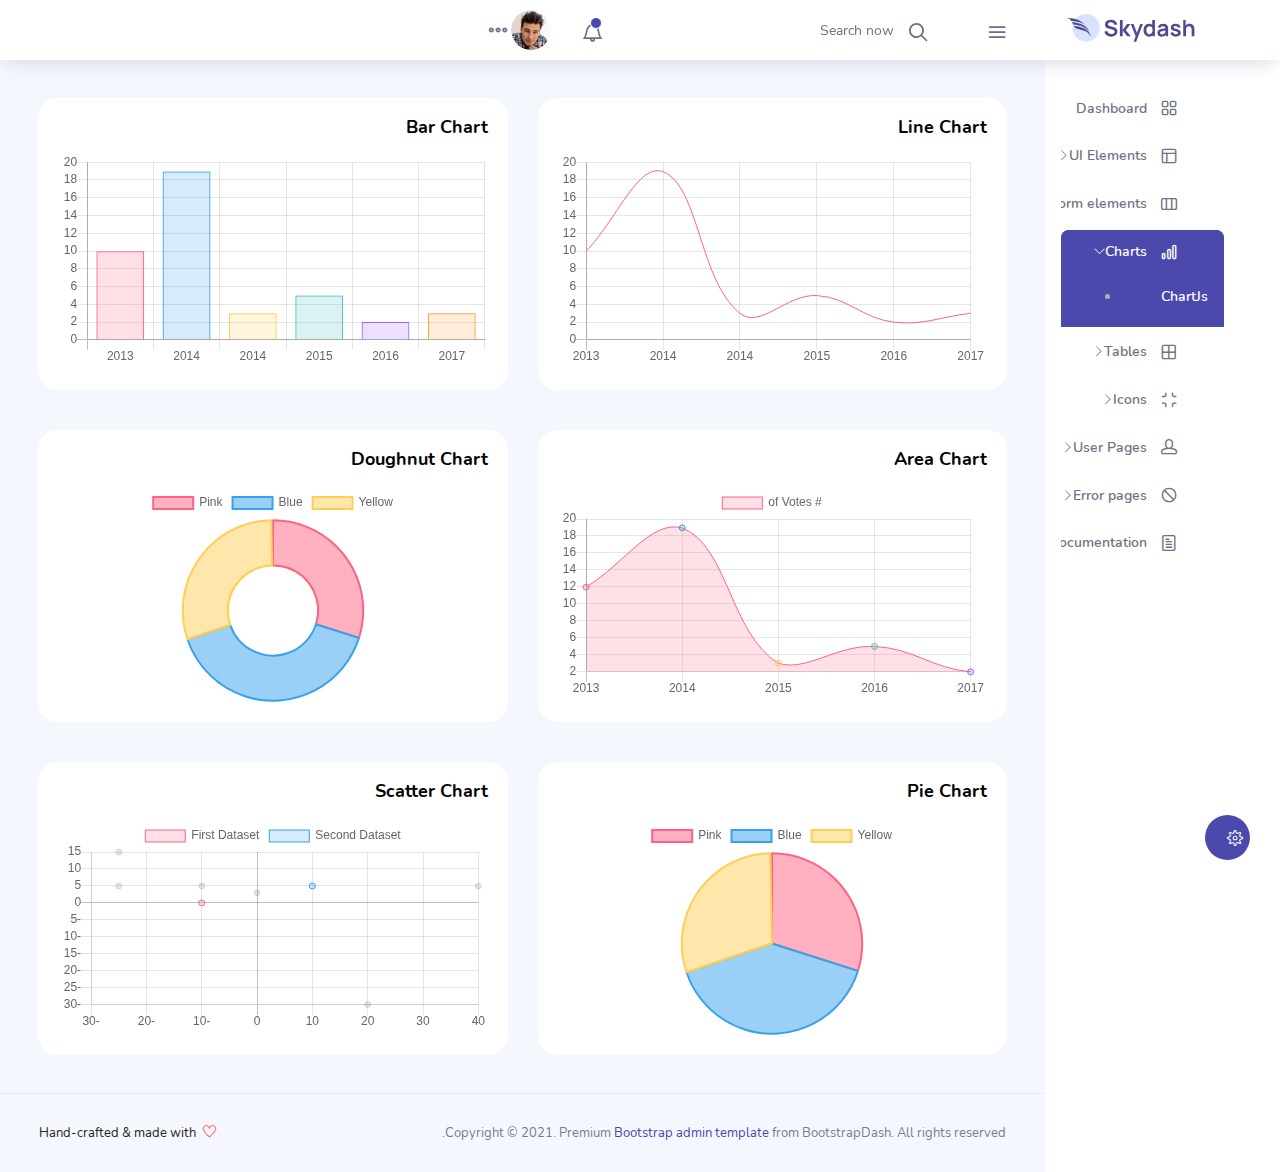
<file: template/pages/charts/chartjs.html>
<!DOCTYPE html>
<html lang="en">

<head>
  <!-- Required meta tags -->
  <meta charset="utf-8">
  <meta name="viewport" content="width=device-width, initial-scale=1, shrink-to-fit=no">
  <title>Skydash Admin</title>
  <!-- plugins:css -->
  <link rel="stylesheet" href="../../vendors/feather/feather.css">
  <link rel="stylesheet" href="../../vendors/ti-icons/css/themify-icons.css">
  <link rel="stylesheet" href="../../vendors/css/vendor.bundle.base.css">
  <!-- endinject -->
  <!-- Plugin css for this page -->
  <!-- End plugin css for this page -->
  <!-- inject:css -->
  <link rel="stylesheet" href="../../css/vertical-layout-light/style.css">
  <!-- endinject -->
  <link rel="shortcut icon" href="../../images/favicon.png" />
</head>

<body>
  <div class="container-scroller">
    <!-- partial:../../partials/_navbar.html -->
    <nav class="navbar col-lg-12 col-12 p-0 fixed-top d-flex flex-row">
      <div class="text-center navbar-brand-wrapper d-flex align-items-center justify-content-center">
        <a class="navbar-brand brand-logo mr-5" href="../../index.html"><img src="../../images/logo.svg" class="mr-2" alt="logo"/></a>
        <a class="navbar-brand brand-logo-mini" href="../../index.html"><img src="../../images/logo-mini.svg" alt="logo"/></a>
      </div>
      <div class="navbar-menu-wrapper d-flex align-items-center justify-content-end">
        <button class="navbar-toggler navbar-toggler align-self-center" type="button" data-toggle="minimize">
          <span class="icon-menu"></span>
        </button>
        <ul class="navbar-nav mr-lg-2">
          <li class="nav-item nav-search d-none d-lg-block">
            <div class="input-group">
              <div class="input-group-prepend hover-cursor" id="navbar-search-icon">
                <span class="input-group-text" id="search">
                  <i class="icon-search"></i>
                </span>
              </div>
              <input type="text" class="form-control" id="navbar-search-input" placeholder="Search now" aria-label="search" aria-describedby="search">
            </div>
          </li>
        </ul>
        <ul class="navbar-nav navbar-nav-right">
          <li class="nav-item dropdown">
            <a class="nav-link count-indicator dropdown-toggle" id="notificationDropdown" href="#" data-toggle="dropdown">
              <i class="icon-bell mx-0"></i>
              <span class="count"></span>
            </a>
            <div class="dropdown-menu dropdown-menu-right navbar-dropdown preview-list" aria-labelledby="notificationDropdown">
              <p class="mb-0 font-weight-normal float-left dropdown-header">Notifications</p>
              <a class="dropdown-item preview-item">
                <div class="preview-thumbnail">
                  <div class="preview-icon bg-success">
                    <i class="ti-info-alt mx-0"></i>
                  </div>
                </div>
                <div class="preview-item-content">
                  <h6 class="preview-subject font-weight-normal">Application Error</h6>
                  <p class="font-weight-light small-text mb-0 text-muted">
                    Just now
                  </p>
                </div>
              </a>
              <a class="dropdown-item preview-item">
                <div class="preview-thumbnail">
                  <div class="preview-icon bg-warning">
                    <i class="ti-settings mx-0"></i>
                  </div>
                </div>
                <div class="preview-item-content">
                  <h6 class="preview-subject font-weight-normal">Settings</h6>
                  <p class="font-weight-light small-text mb-0 text-muted">
                    Private message
                  </p>
                </div>
              </a>
              <a class="dropdown-item preview-item">
                <div class="preview-thumbnail">
                  <div class="preview-icon bg-info">
                    <i class="ti-user mx-0"></i>
                  </div>
                </div>
                <div class="preview-item-content">
                  <h6 class="preview-subject font-weight-normal">New user registration</h6>
                  <p class="font-weight-light small-text mb-0 text-muted">
                    2 days ago
                  </p>
                </div>
              </a>
            </div>
          </li>
          <li class="nav-item nav-profile dropdown">
            <a class="nav-link dropdown-toggle" href="#" data-toggle="dropdown" id="profileDropdown">
              <img src="../../images/faces/face28.jpg" alt="profile"/>
            </a>
            <div class="dropdown-menu dropdown-menu-right navbar-dropdown" aria-labelledby="profileDropdown">
              <a class="dropdown-item">
                <i class="ti-settings text-primary"></i>
                Settings
              </a>
              <a class="dropdown-item">
                <i class="ti-power-off text-primary"></i>
                Logout
              </a>
            </div>
          </li>
          <li class="nav-item nav-settings d-none d-lg-flex">
            <a class="nav-link" href="#">
              <i class="icon-ellipsis"></i>
            </a>
          </li>
        </ul>
        <button class="navbar-toggler navbar-toggler-right d-lg-none align-self-center" type="button" data-toggle="offcanvas">
          <span class="icon-menu"></span>
        </button>
      </div>
    </nav>
    <!-- partial -->
    <div class="container-fluid page-body-wrapper">
      <!-- partial:../../partials/_settings-panel.html -->
      <div class="theme-setting-wrapper">
        <div id="settings-trigger"><i class="ti-settings"></i></div>
        <div id="theme-settings" class="settings-panel">
          <i class="settings-close ti-close"></i>
          <p class="settings-heading">SIDEBAR SKINS</p>
          <div class="sidebar-bg-options selected" id="sidebar-light-theme"><div class="img-ss rounded-circle bg-light border mr-3"></div>Light</div>
          <div class="sidebar-bg-options" id="sidebar-dark-theme"><div class="img-ss rounded-circle bg-dark border mr-3"></div>Dark</div>
          <p class="settings-heading mt-2">HEADER SKINS</p>
          <div class="color-tiles mx-0 px-4">
            <div class="tiles success"></div>
            <div class="tiles warning"></div>
            <div class="tiles danger"></div>
            <div class="tiles info"></div>
            <div class="tiles dark"></div>
            <div class="tiles default"></div>
          </div>
        </div>
      </div>
      <div id="right-sidebar" class="settings-panel">
        <i class="settings-close ti-close"></i>
        <ul class="nav nav-tabs border-top" id="setting-panel" role="tablist">
          <li class="nav-item">
            <a class="nav-link active" id="todo-tab" data-toggle="tab" href="#todo-section" role="tab" aria-controls="todo-section" aria-expanded="true">TO DO LIST</a>
          </li>
          <li class="nav-item">
            <a class="nav-link" id="chats-tab" data-toggle="tab" href="#chats-section" role="tab" aria-controls="chats-section">CHATS</a>
          </li>
        </ul>
        <div class="tab-content" id="setting-content">
          <div class="tab-pane fade show active scroll-wrapper" id="todo-section" role="tabpanel" aria-labelledby="todo-section">
            <div class="add-items d-flex px-3 mb-0">
              <form class="form w-100">
                <div class="form-group d-flex">
                  <input type="text" class="form-control todo-list-input" placeholder="Add To-do">
                  <button type="submit" class="add btn btn-primary todo-list-add-btn" id="add-task">Add</button>
                </div>
              </form>
            </div>
            <div class="list-wrapper px-3">
              <ul class="d-flex flex-column-reverse todo-list">
                <li>
                  <div class="form-check">
                    <label class="form-check-label">
                      <input class="checkbox" type="checkbox">
                      Team review meeting at 3.00 PM
                    </label>
                  </div>
                  <i class="remove ti-close"></i>
                </li>
                <li>
                  <div class="form-check">
                    <label class="form-check-label">
                      <input class="checkbox" type="checkbox">
                      Prepare for presentation
                    </label>
                  </div>
                  <i class="remove ti-close"></i>
                </li>
                <li>
                  <div class="form-check">
                    <label class="form-check-label">
                      <input class="checkbox" type="checkbox">
                      Resolve all the low priority tickets due today
                    </label>
                  </div>
                  <i class="remove ti-close"></i>
                </li>
                <li class="completed">
                  <div class="form-check">
                    <label class="form-check-label">
                      <input class="checkbox" type="checkbox" checked>
                      Schedule meeting for next week
                    </label>
                  </div>
                  <i class="remove ti-close"></i>
                </li>
                <li class="completed">
                  <div class="form-check">
                    <label class="form-check-label">
                      <input class="checkbox" type="checkbox" checked>
                      Project review
                    </label>
                  </div>
                  <i class="remove ti-close"></i>
                </li>
              </ul>
            </div>
            <h4 class="px-3 text-muted mt-5 font-weight-light mb-0">Events</h4>
            <div class="events pt-4 px-3">
              <div class="wrapper d-flex mb-2">
                <i class="ti-control-record text-primary mr-2"></i>
                <span>Feb 11 2018</span>
              </div>
              <p class="mb-0 font-weight-thin text-gray">Creating component page build a js</p>
              <p class="text-gray mb-0">The total number of sessions</p>
            </div>
            <div class="events pt-4 px-3">
              <div class="wrapper d-flex mb-2">
                <i class="ti-control-record text-primary mr-2"></i>
                <span>Feb 7 2018</span>
              </div>
              <p class="mb-0 font-weight-thin text-gray">Meeting with Alisa</p>
              <p class="text-gray mb-0 ">Call Sarah Graves</p>
            </div>
          </div>
          <!-- To do section tab ends -->
          <div class="tab-pane fade" id="chats-section" role="tabpanel" aria-labelledby="chats-section">
            <div class="d-flex align-items-center justify-content-between border-bottom">
              <p class="settings-heading border-top-0 mb-3 pl-3 pt-0 border-bottom-0 pb-0">Friends</p>
              <small class="settings-heading border-top-0 mb-3 pt-0 border-bottom-0 pb-0 pr-3 font-weight-normal">See All</small>
            </div>
            <ul class="chat-list">
              <li class="list active">
                <div class="profile"><img src="../../images/faces/face1.jpg" alt="image"><span class="online"></span></div>
                <div class="info">
                  <p>Thomas Douglas</p>
                  <p>Available</p>
                </div>
                <small class="text-muted my-auto">19 min</small>
              </li>
              <li class="list">
                <div class="profile"><img src="../../images/faces/face2.jpg" alt="image"><span class="offline"></span></div>
                <div class="info">
                  <div class="wrapper d-flex">
                    <p>Catherine</p>
                  </div>
                  <p>Away</p>
                </div>
                <div class="badge badge-success badge-pill my-auto mx-2">4</div>
                <small class="text-muted my-auto">23 min</small>
              </li>
              <li class="list">
                <div class="profile"><img src="../../images/faces/face3.jpg" alt="image"><span class="online"></span></div>
                <div class="info">
                  <p>Daniel Russell</p>
                  <p>Available</p>
                </div>
                <small class="text-muted my-auto">14 min</small>
              </li>
              <li class="list">
                <div class="profile"><img src="../../images/faces/face4.jpg" alt="image"><span class="offline"></span></div>
                <div class="info">
                  <p>James Richardson</p>
                  <p>Away</p>
                </div>
                <small class="text-muted my-auto">2 min</small>
              </li>
              <li class="list">
                <div class="profile"><img src="../../images/faces/face5.jpg" alt="image"><span class="online"></span></div>
                <div class="info">
                  <p>Madeline Kennedy</p>
                  <p>Available</p>
                </div>
                <small class="text-muted my-auto">5 min</small>
              </li>
              <li class="list">
                <div class="profile"><img src="../../images/faces/face6.jpg" alt="image"><span class="online"></span></div>
                <div class="info">
                  <p>Sarah Graves</p>
                  <p>Available</p>
                </div>
                <small class="text-muted my-auto">47 min</small>
              </li>
            </ul>
          </div>
          <!-- chat tab ends -->
        </div>
      </div>
      <!-- partial -->
      <!-- partial:../../partials/_sidebar.html -->
      <nav class="sidebar sidebar-offcanvas" id="sidebar">
        <ul class="nav">
          <li class="nav-item">
            <a class="nav-link" href="../../index.html">
              <i class="icon-grid menu-icon"></i>
              <span class="menu-title">Dashboard</span>
            </a>
          </li>
          <li class="nav-item">
            <a class="nav-link" data-toggle="collapse" href="#ui-basic" aria-expanded="false" aria-controls="ui-basic">
              <i class="icon-layout menu-icon"></i>
              <span class="menu-title">UI Elements</span>
              <i class="menu-arrow"></i>
            </a>
            <div class="collapse" id="ui-basic">
              <ul class="nav flex-column sub-menu">
                <li class="nav-item"> <a class="nav-link" href="../../pages/ui-features/buttons.html">Buttons</a></li>
                <li class="nav-item"> <a class="nav-link" href="../../pages/ui-features/dropdowns.html">Dropdowns</a></li>
                <li class="nav-item"> <a class="nav-link" href="../../pages/ui-features/typography.html">Typography</a></li>
              </ul>
            </div>
          </li>
          <li class="nav-item">
            <a class="nav-link" data-toggle="collapse" href="#form-elements" aria-expanded="false" aria-controls="form-elements">
              <i class="icon-columns menu-icon"></i>
              <span class="menu-title">Form elements</span>
              <i class="menu-arrow"></i>
            </a>
            <div class="collapse" id="form-elements">
              <ul class="nav flex-column sub-menu">
                <li class="nav-item"><a class="nav-link" href="../../pages/forms/basic_elements.html">Basic Elements</a></li>
              </ul>
            </div>
          </li>
          <li class="nav-item">
            <a class="nav-link" data-toggle="collapse" href="#charts" aria-expanded="false" aria-controls="charts">
              <i class="icon-bar-graph menu-icon"></i>
              <span class="menu-title">Charts</span>
              <i class="menu-arrow"></i>
            </a>
            <div class="collapse" id="charts">
              <ul class="nav flex-column sub-menu">
                <li class="nav-item"> <a class="nav-link" href="../../pages/charts/chartjs.html">ChartJs</a></li>
              </ul>
            </div>
          </li>
          <li class="nav-item">
            <a class="nav-link" data-toggle="collapse" href="#tables" aria-expanded="false" aria-controls="tables">
              <i class="icon-grid-2 menu-icon"></i>
              <span class="menu-title">Tables</span>
              <i class="menu-arrow"></i>
            </a>
            <div class="collapse" id="tables">
              <ul class="nav flex-column sub-menu">
                <li class="nav-item"> <a class="nav-link" href="../../pages/tables/basic-table.html">Basic table</a></li>
              </ul>
            </div>
          </li>
          <li class="nav-item">
            <a class="nav-link" data-toggle="collapse" href="#icons" aria-expanded="false" aria-controls="icons">
              <i class="icon-contract menu-icon"></i>
              <span class="menu-title">Icons</span>
              <i class="menu-arrow"></i>
            </a>
            <div class="collapse" id="icons">
              <ul class="nav flex-column sub-menu">
                <li class="nav-item"> <a class="nav-link" href="../../pages/icons/mdi.html">Mdi icons</a></li>
              </ul>
            </div>
          </li>
          <li class="nav-item">
            <a class="nav-link" data-toggle="collapse" href="#auth" aria-expanded="false" aria-controls="auth">
              <i class="icon-head menu-icon"></i>
              <span class="menu-title">User Pages</span>
              <i class="menu-arrow"></i>
            </a>
            <div class="collapse" id="auth">
              <ul class="nav flex-column sub-menu">
                <li class="nav-item"> <a class="nav-link" href="../../pages/samples/login.html"> Login </a></li>
                <li class="nav-item"> <a class="nav-link" href="../../pages/samples/register.html"> Register </a></li>
              </ul>
            </div>
          </li>
          <li class="nav-item">
            <a class="nav-link" data-toggle="collapse" href="#error" aria-expanded="false" aria-controls="error">
              <i class="icon-ban menu-icon"></i>
              <span class="menu-title">Error pages</span>
              <i class="menu-arrow"></i>
            </a>
            <div class="collapse" id="error">
              <ul class="nav flex-column sub-menu">
                <li class="nav-item"> <a class="nav-link" href="../../pages/samples/error-404.html"> 404 </a></li>
                <li class="nav-item"> <a class="nav-link" href="../../pages/samples/error-500.html"> 500 </a></li>
              </ul>
            </div>
          </li>
          <li class="nav-item">
            <a class="nav-link" href="../../pages/documentation/documentation.html">
              <i class="icon-paper menu-icon"></i>
              <span class="menu-title">Documentation</span>
            </a>
          </li>
        </ul>
      </nav>
      <!-- partial -->
      <div class="main-panel">
        <div class="content-wrapper">
          <div class="row">
            <div class="col-lg-6 grid-margin stretch-card">
              <div class="card">
                <div class="card-body">
                  <h4 class="card-title">Line chart</h4>
                  <canvas id="lineChart"></canvas>
                </div>
              </div>
            </div>
            <div class="col-lg-6 grid-margin stretch-card">
              <div class="card">
                <div class="card-body">
                  <h4 class="card-title">Bar chart</h4>
                  <canvas id="barChart"></canvas>
                </div>
              </div>
            </div>
          </div>
          <div class="row">
            <div class="col-lg-6 grid-margin stretch-card">
              <div class="card">
                <div class="card-body">
                  <h4 class="card-title">Area chart</h4>
                  <canvas id="areaChart"></canvas>
                </div>
              </div>
            </div>
            <div class="col-lg-6 grid-margin stretch-card">
              <div class="card">
                <div class="card-body">
                  <h4 class="card-title">Doughnut chart</h4>
                  <canvas id="doughnutChart"></canvas>
                </div>
              </div>
            </div>
          </div>
          <div class="row">
            <div class="col-lg-6 grid-margin grid-margin-lg-0 stretch-card">
              <div class="card">
                <div class="card-body">
                  <h4 class="card-title">Pie chart</h4>
                  <canvas id="pieChart"></canvas>
                </div>
              </div>
            </div>
            <div class="col-lg-6 grid-margin grid-margin-lg-0 stretch-card">
              <div class="card">
                <div class="card-body">
                  <h4 class="card-title">Scatter chart</h4>
                  <canvas id="scatterChart"></canvas>
                </div>
              </div>
            </div>
          </div>
        </div>
        <!-- content-wrapper ends -->
        <!-- partial:../../partials/_footer.html -->
        <footer class="footer">
          <div class="d-sm-flex justify-content-center justify-content-sm-between">
            <span class="text-muted text-center text-sm-left d-block d-sm-inline-block">Copyright © 2021.  Premium <a href="https://www.bootstrapdash.com/" target="_blank">Bootstrap admin template</a> from BootstrapDash. All rights reserved.</span>
            <span class="float-none float-sm-right d-block mt-1 mt-sm-0 text-center">Hand-crafted & made with <i class="ti-heart text-danger ml-1"></i></span>
          </div>
        </footer>
        <!-- partial -->
      </div>
      <!-- main-panel ends -->
    </div>
    <!-- page-body-wrapper ends -->
  </div>
  <!-- container-scroller -->
  <!-- plugins:js -->
  <script src="../../vendors/js/vendor.bundle.base.js"></script>
  <!-- endinject -->
  <!-- Plugin js for this page -->
  <script src="../../vendors/chart.js/Chart.min.js"></script>
  <!-- End plugin js for this page -->
  <!-- inject:js -->
  <script src="../../js/off-canvas.js"></script>
  <script src="../../js/hoverable-collapse.js"></script>
  <script src="../../js/template.js"></script>
  <script src="../../js/settings.js"></script>
  <script src="../../js/todolist.js"></script>
  <!-- endinject -->
  <!-- Custom js for this page-->
  <script src="../../js/chart.js"></script>
  <!-- End custom js for this page-->
</body>

</html>
</file>
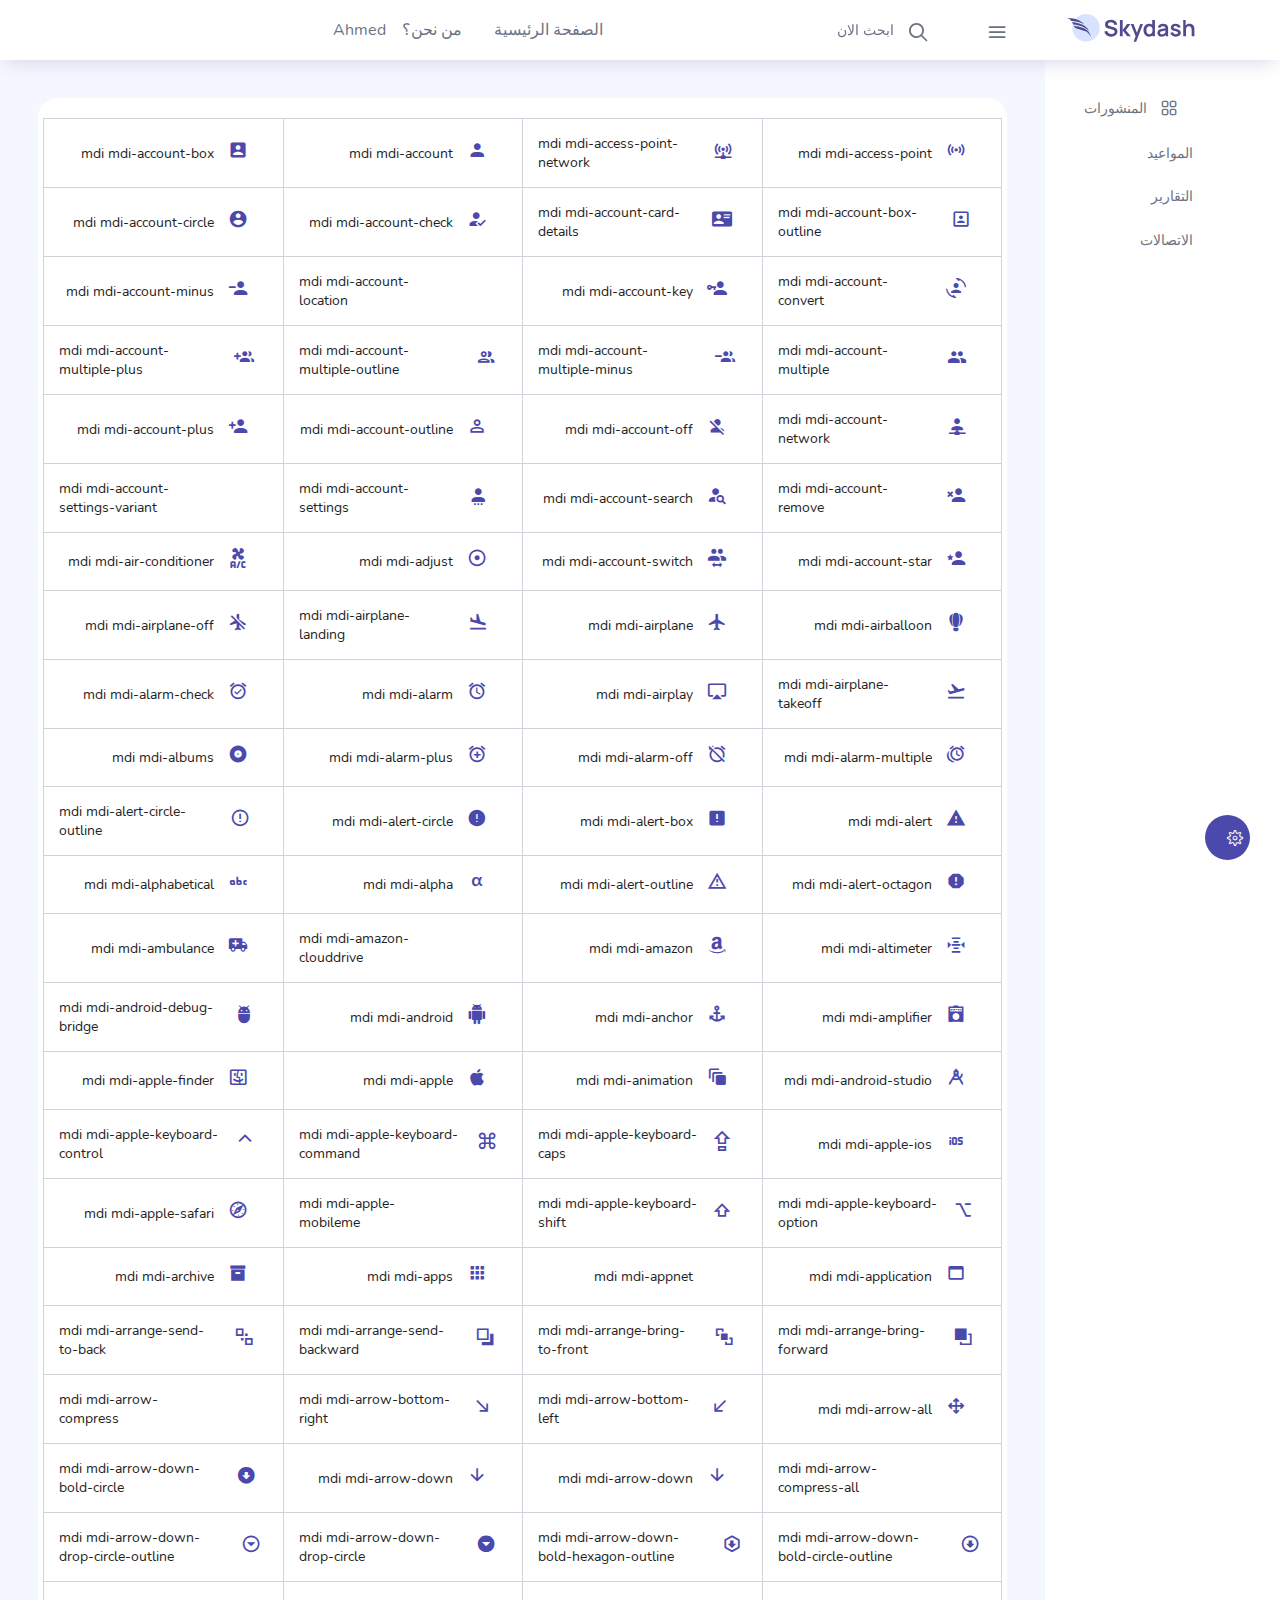
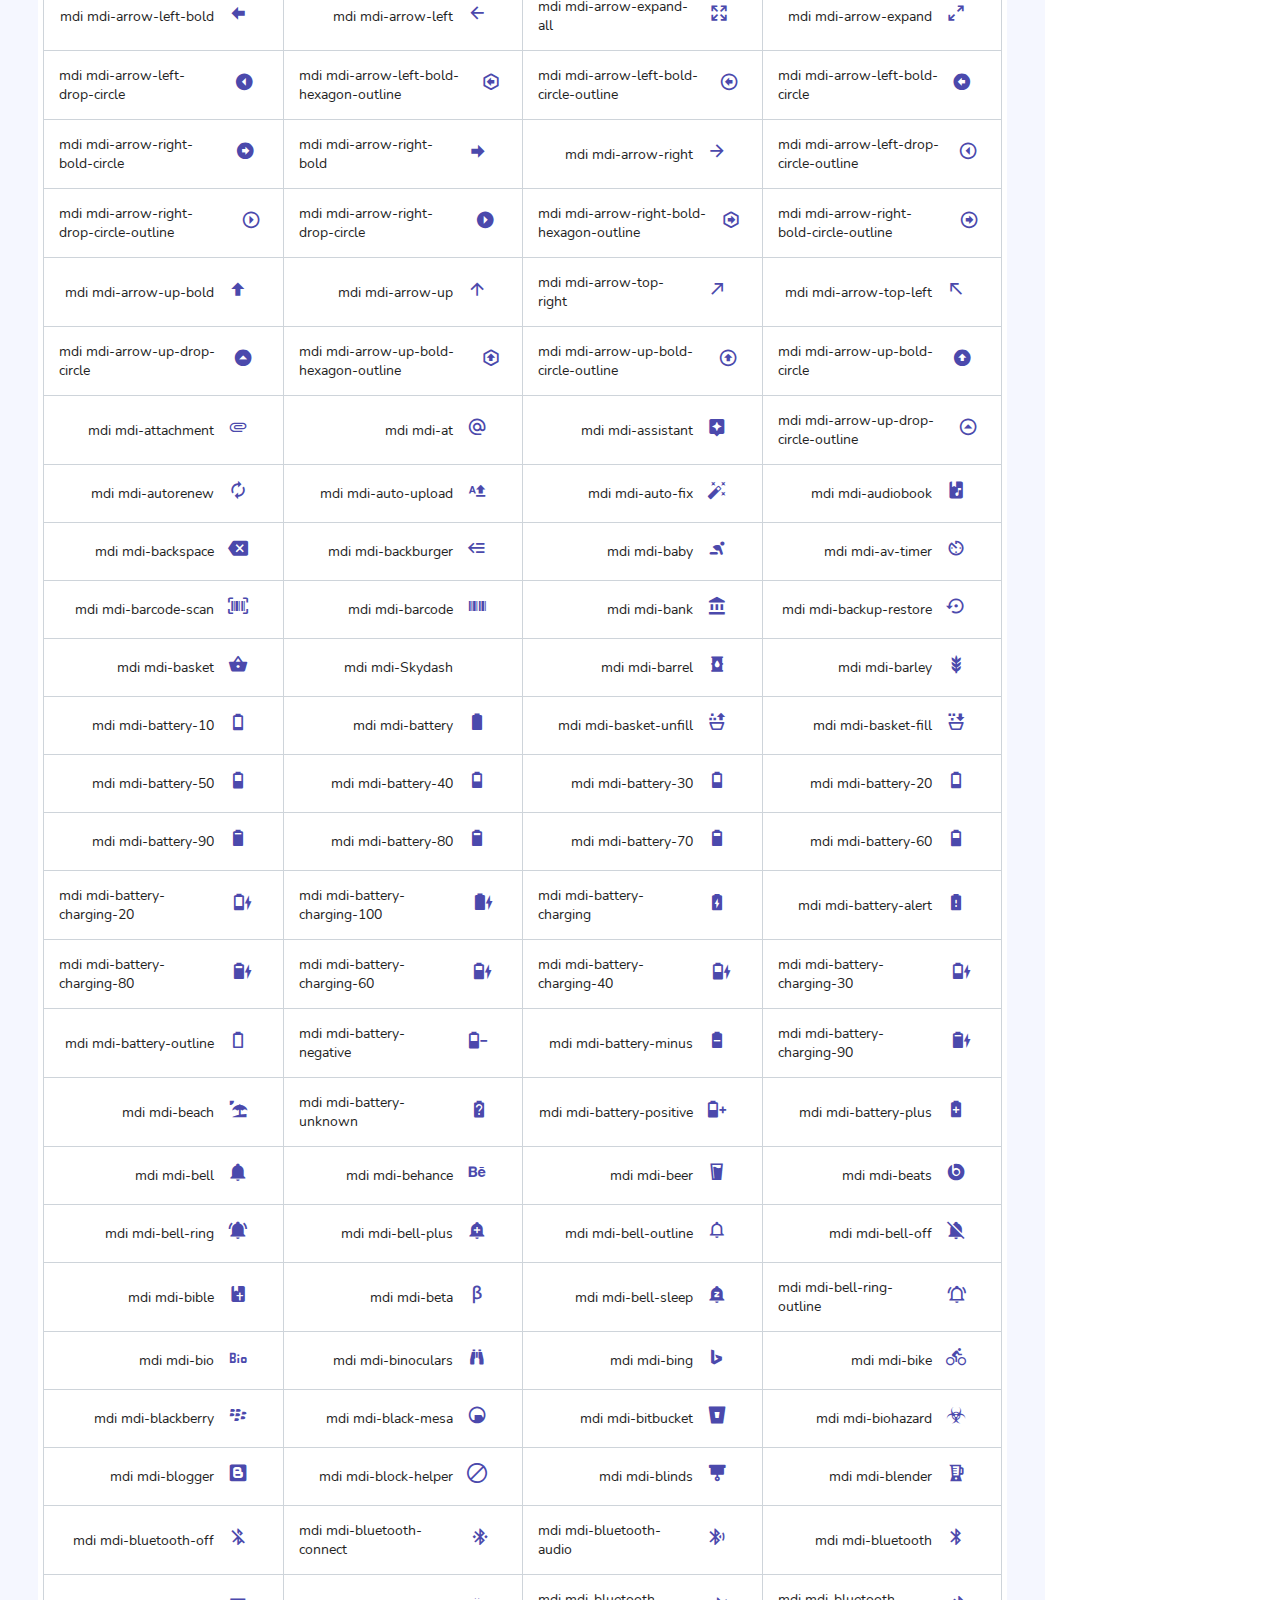
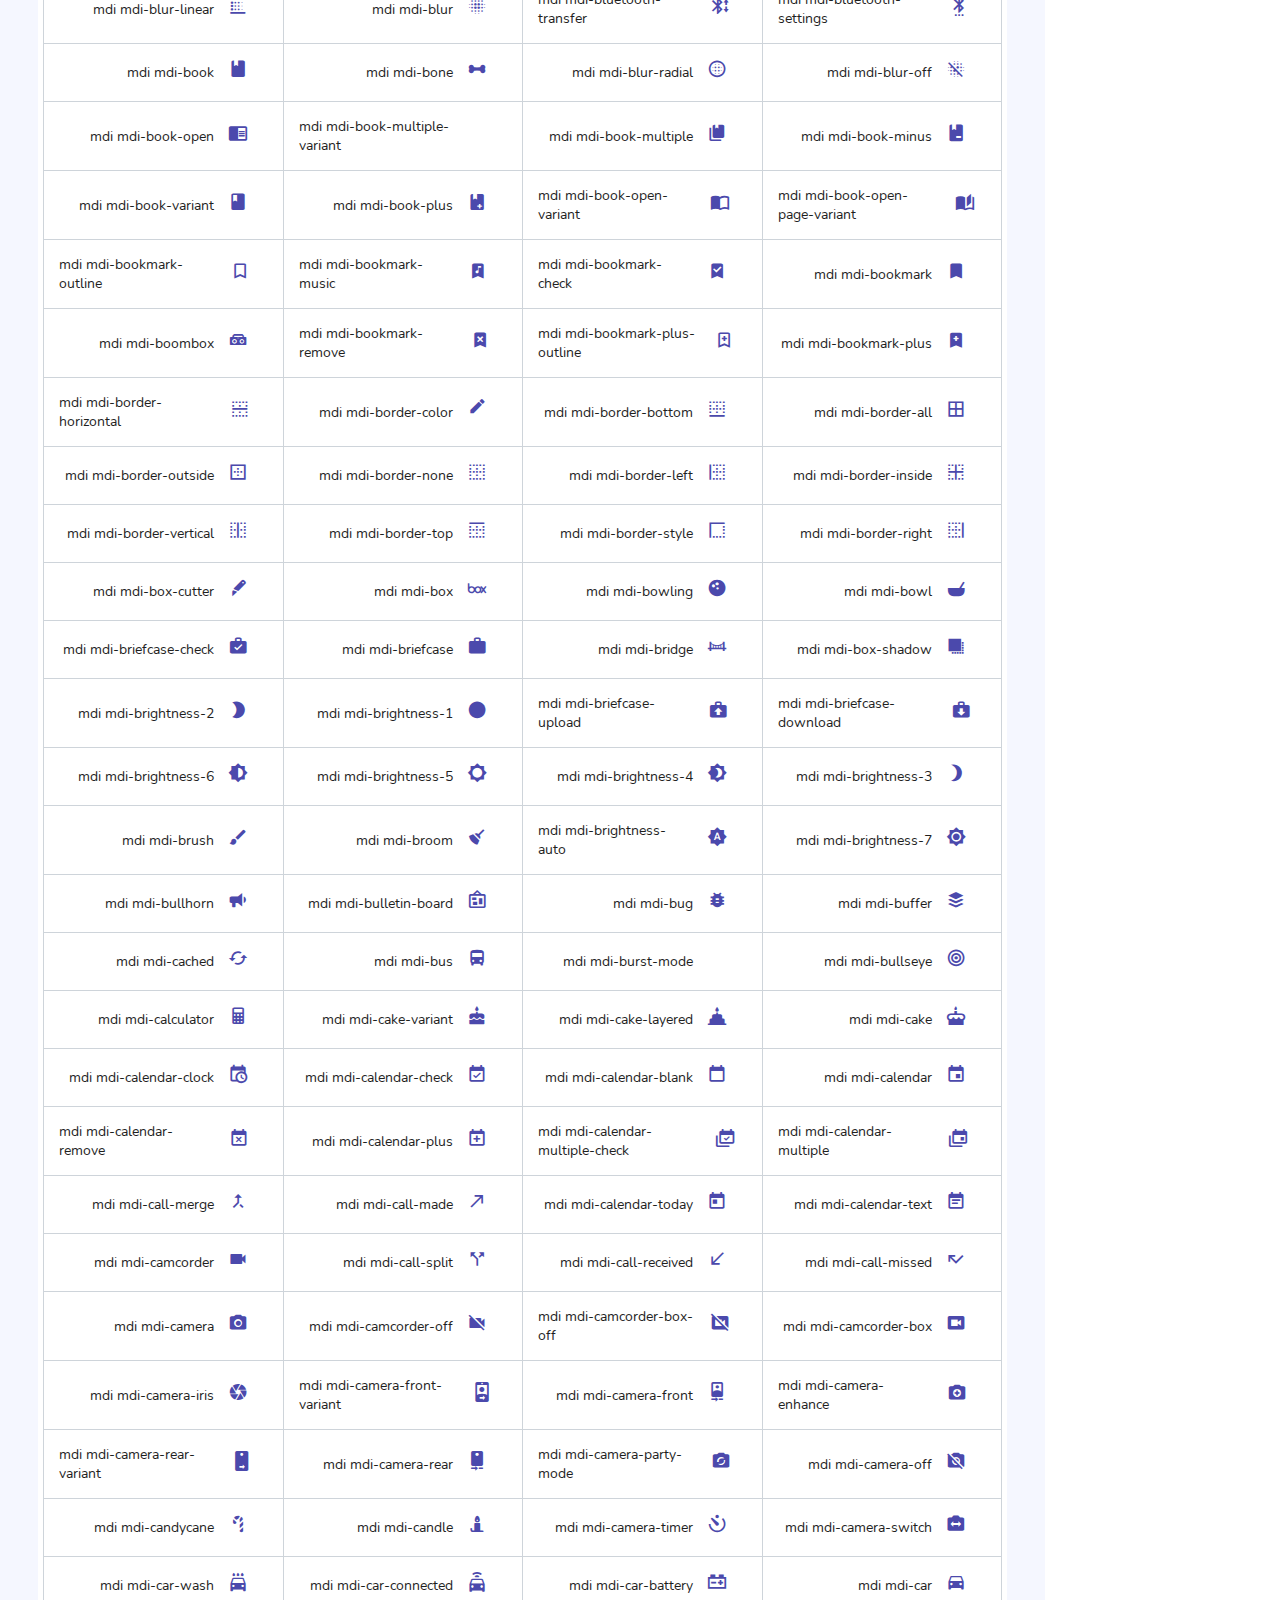
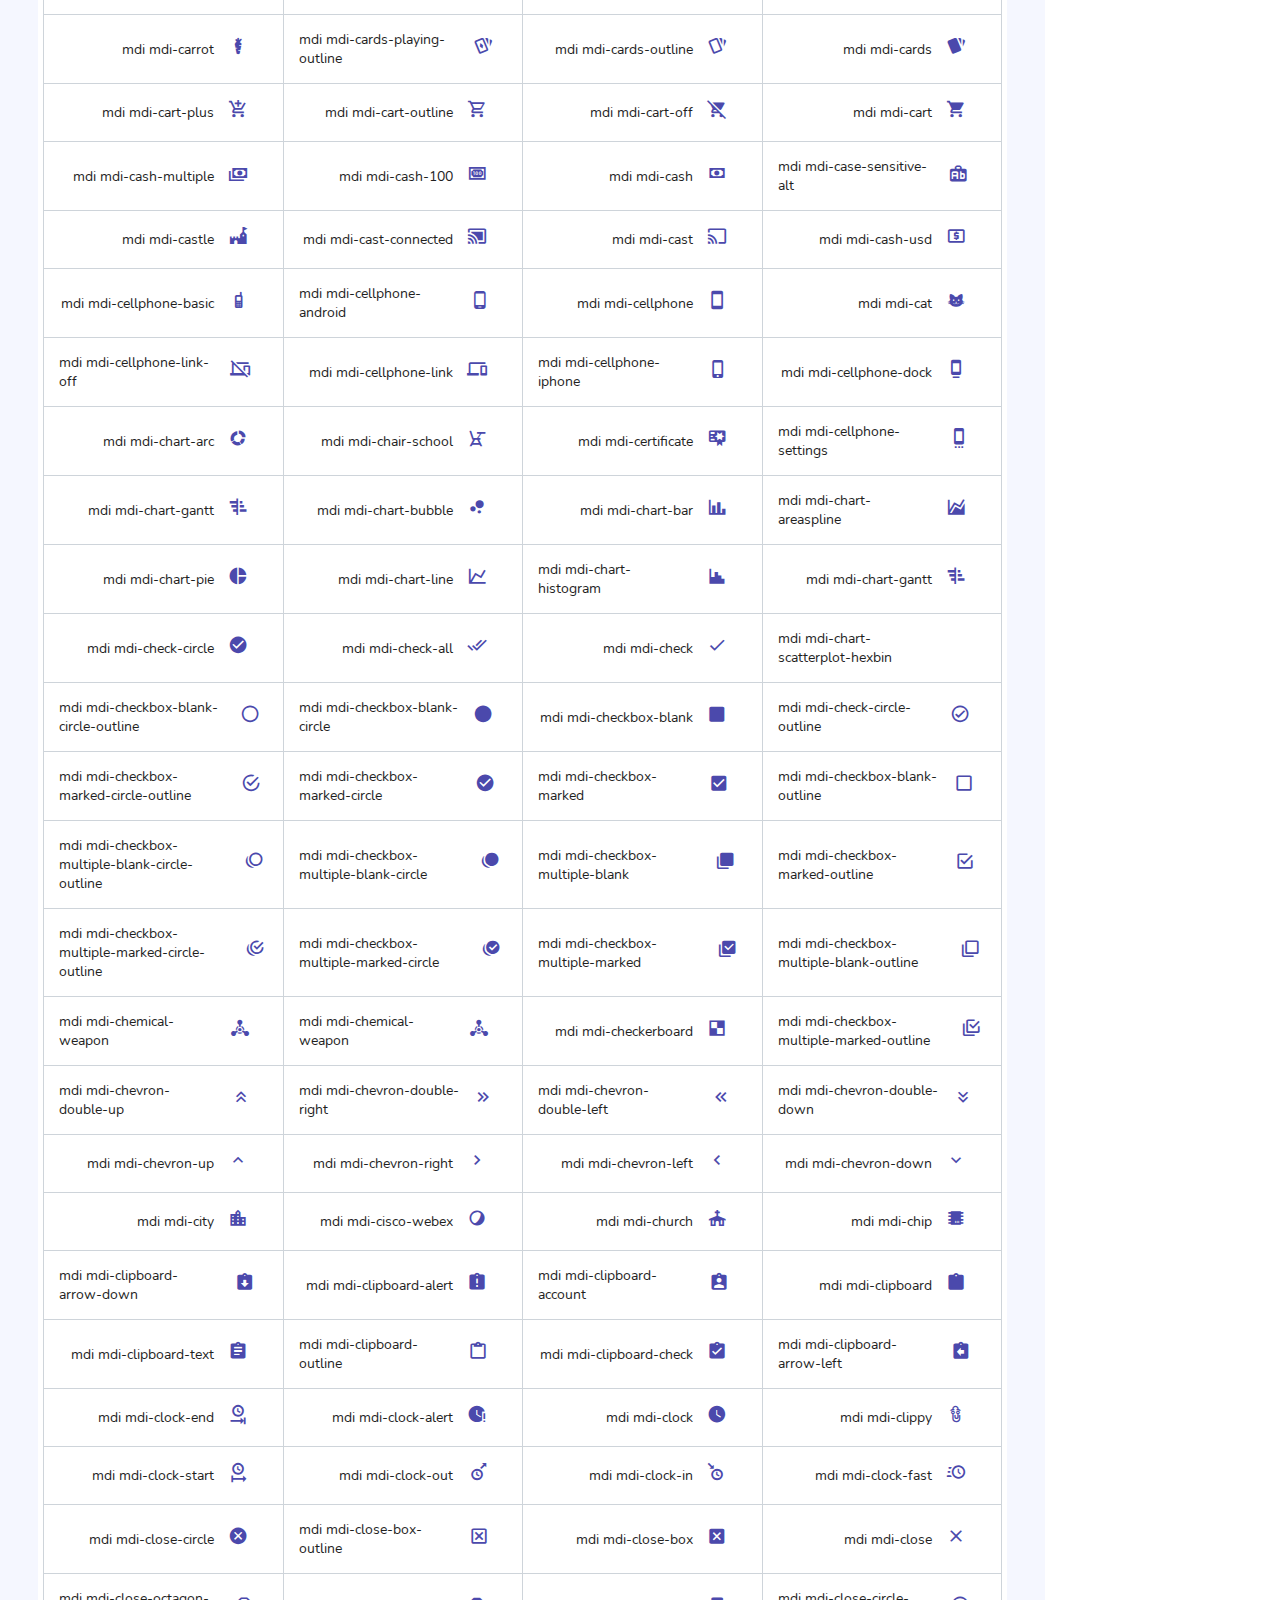
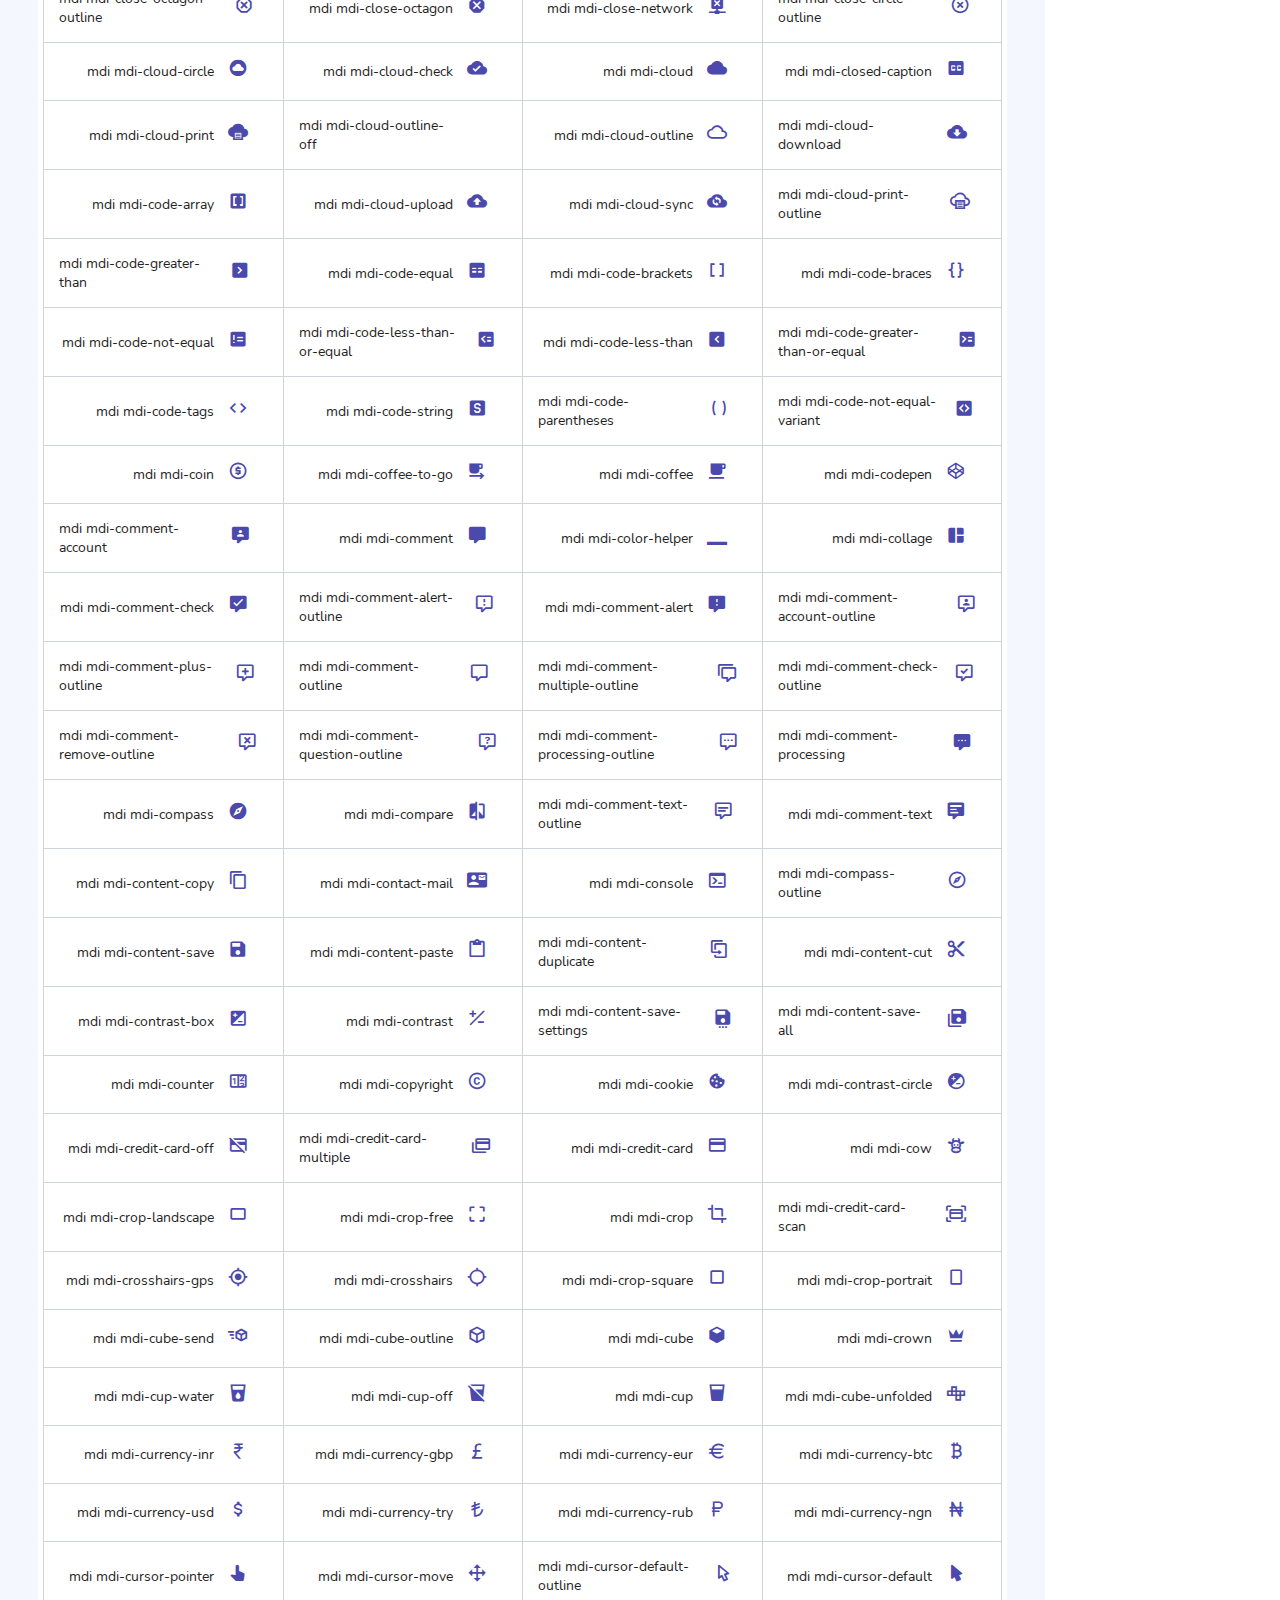
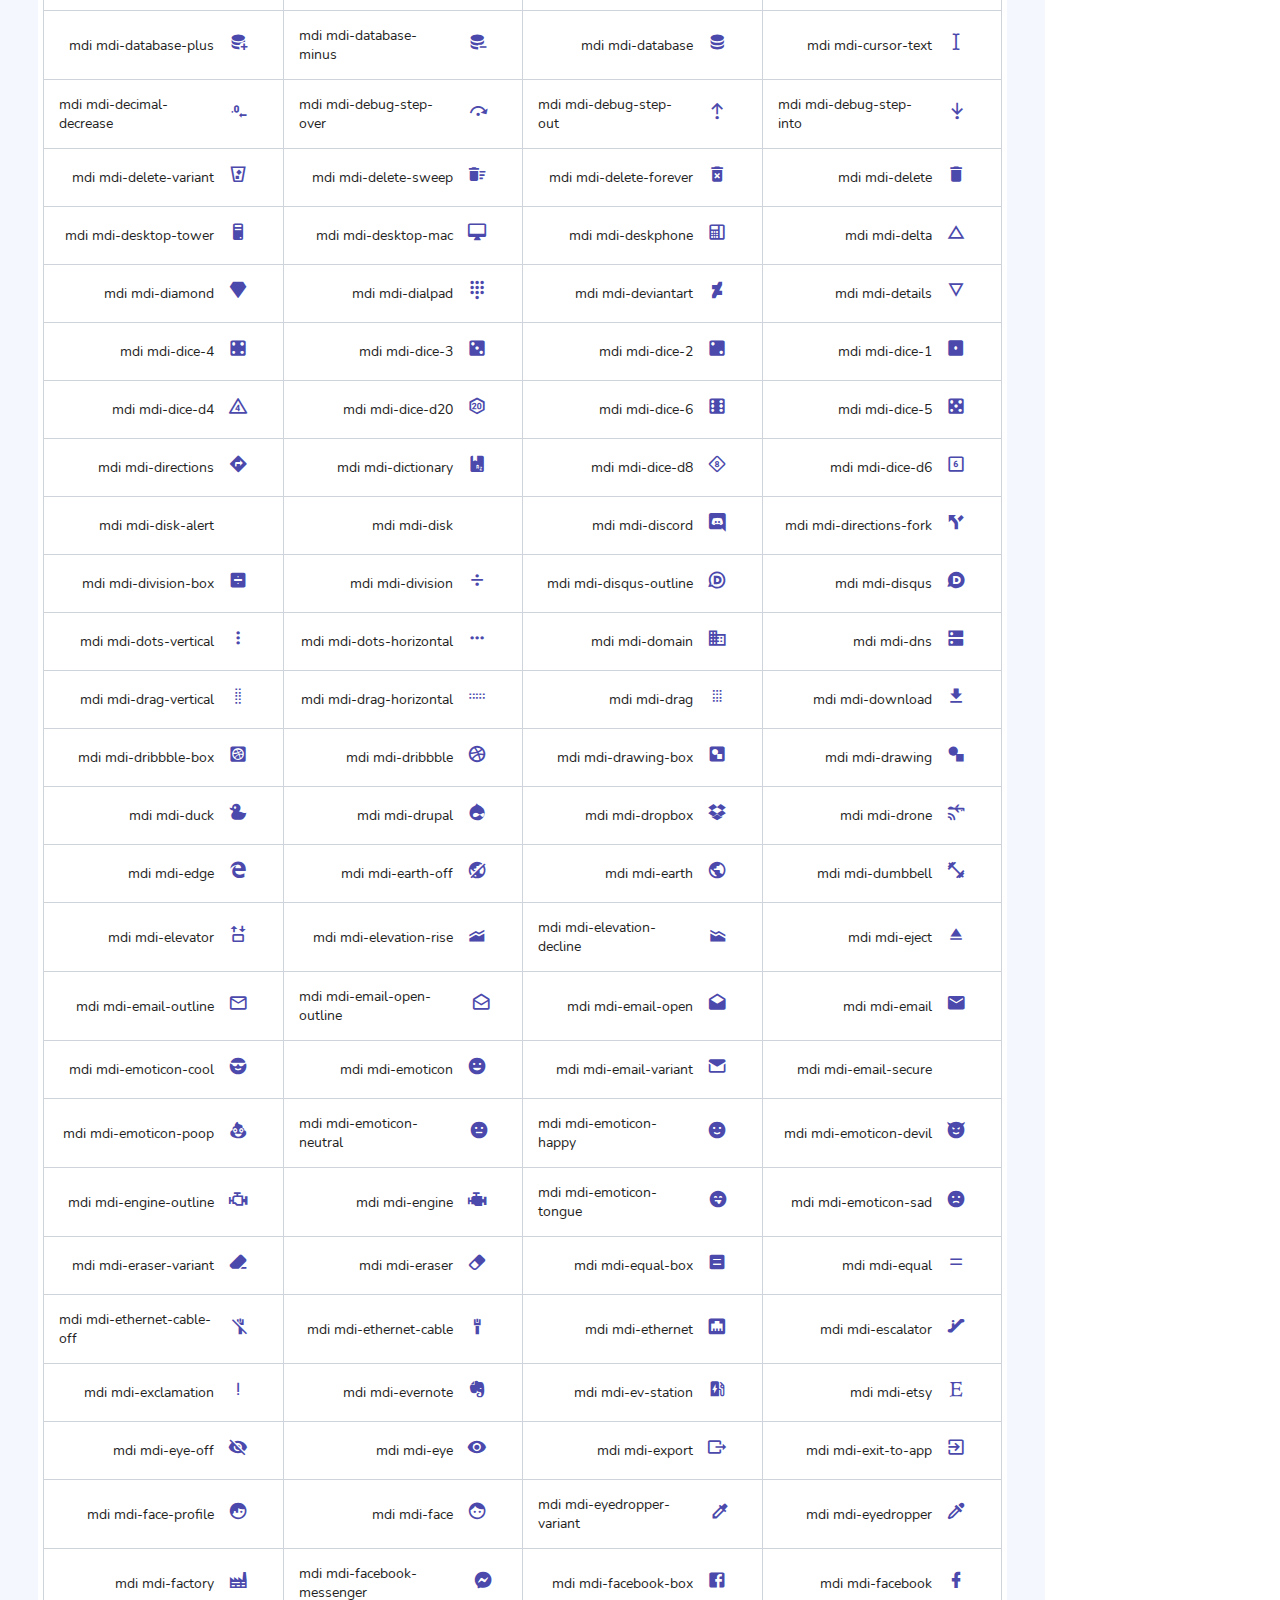
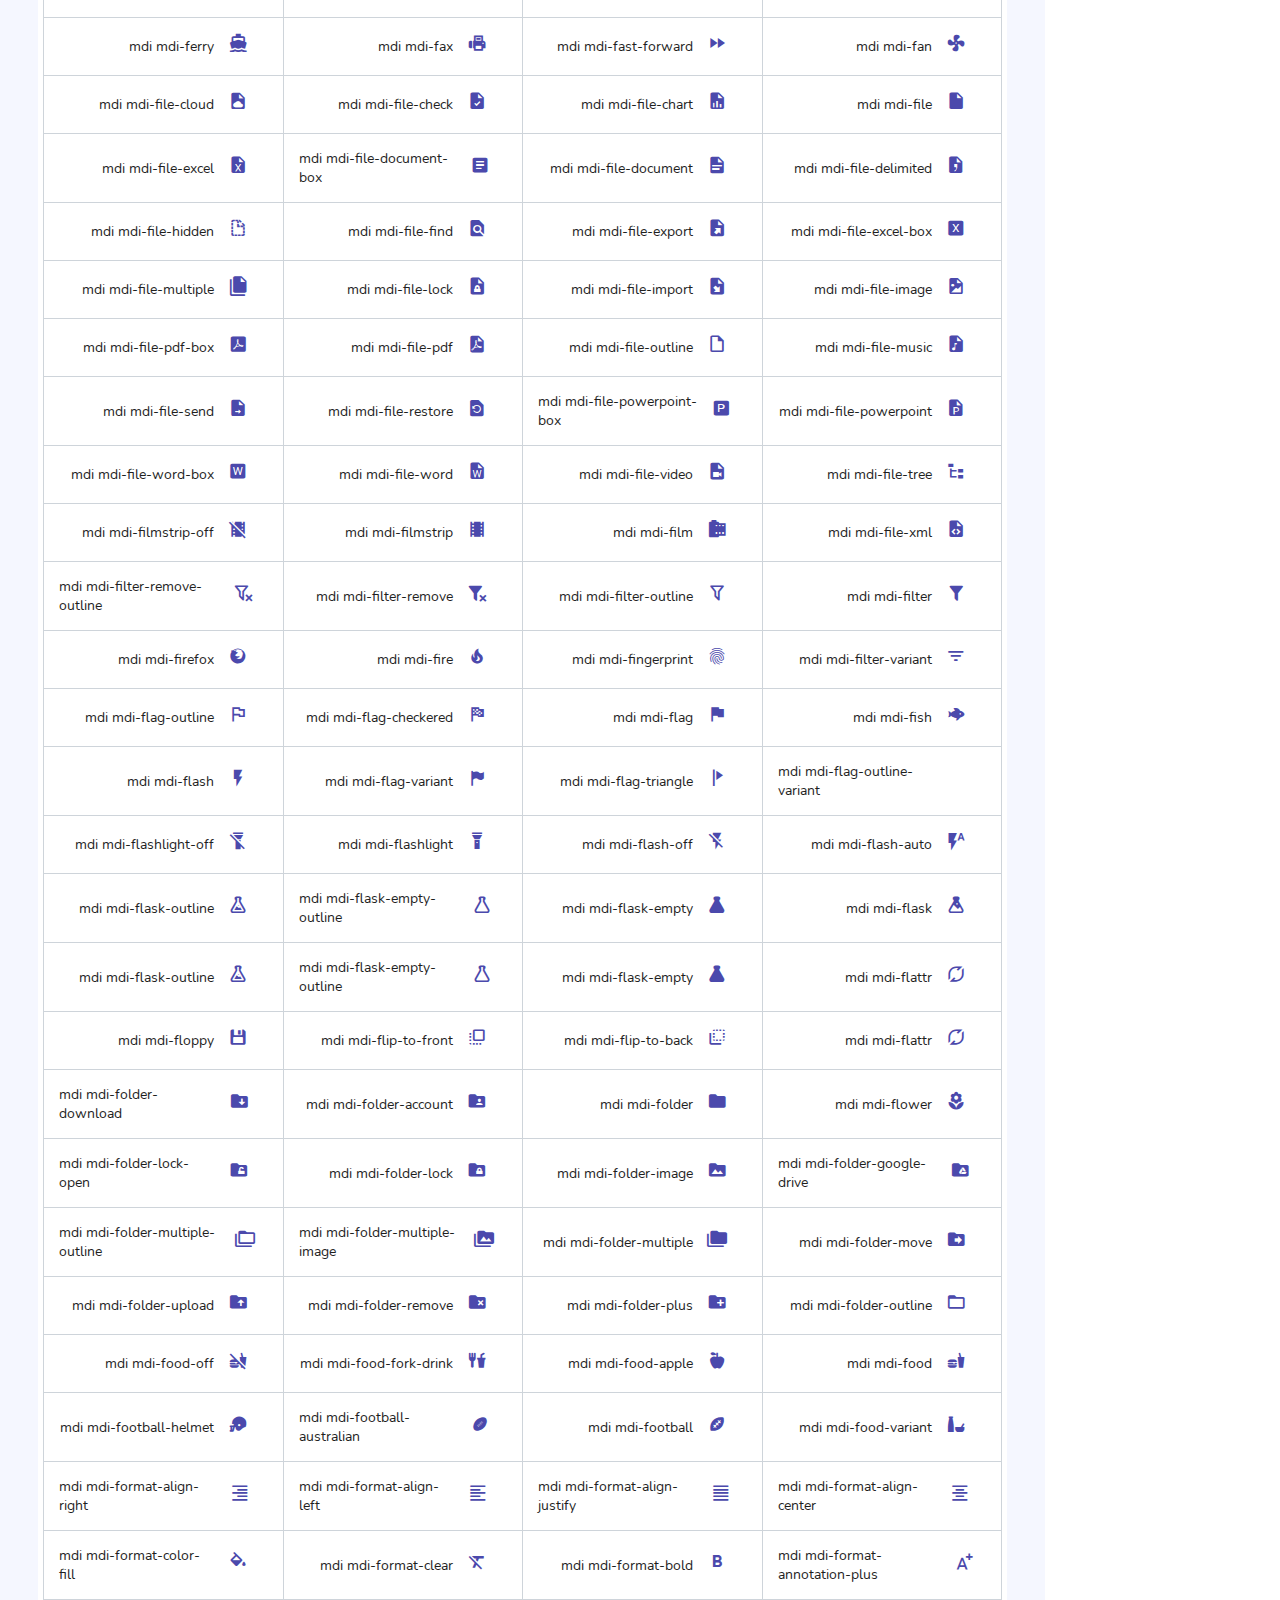
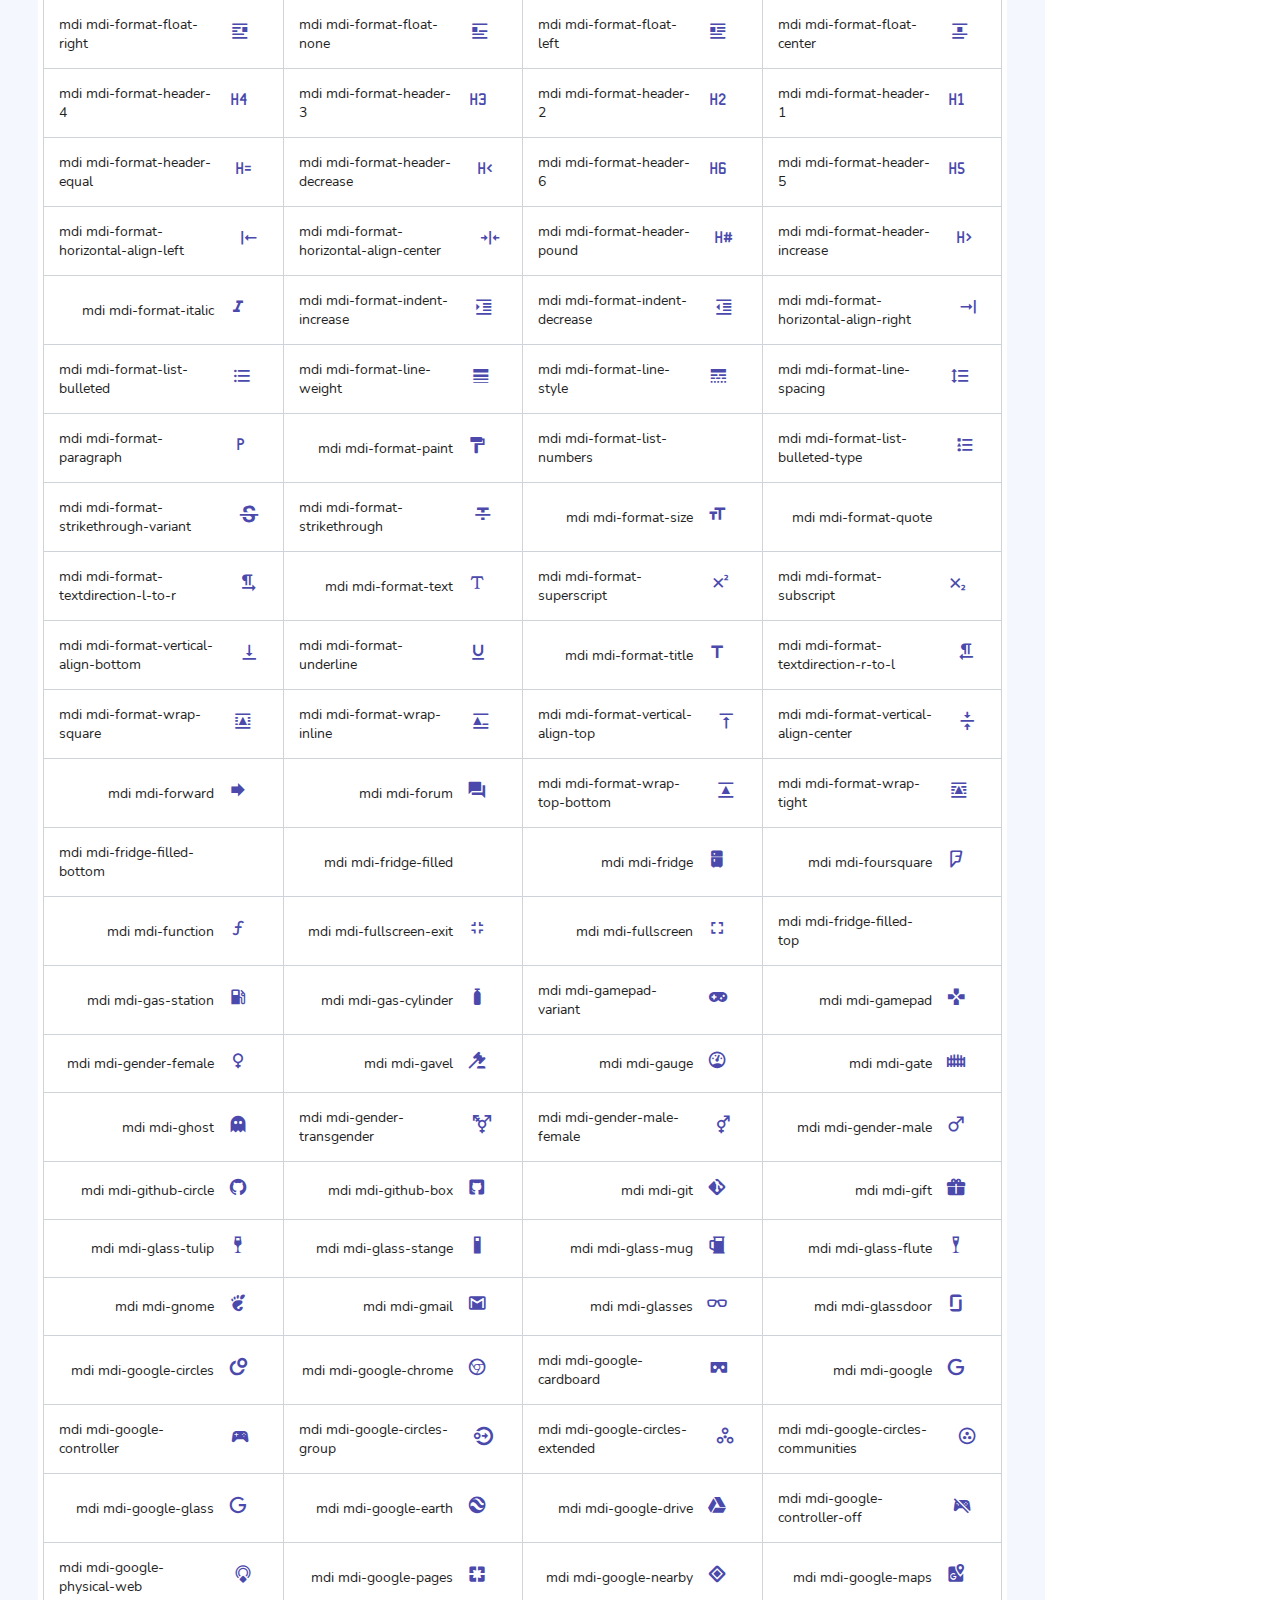
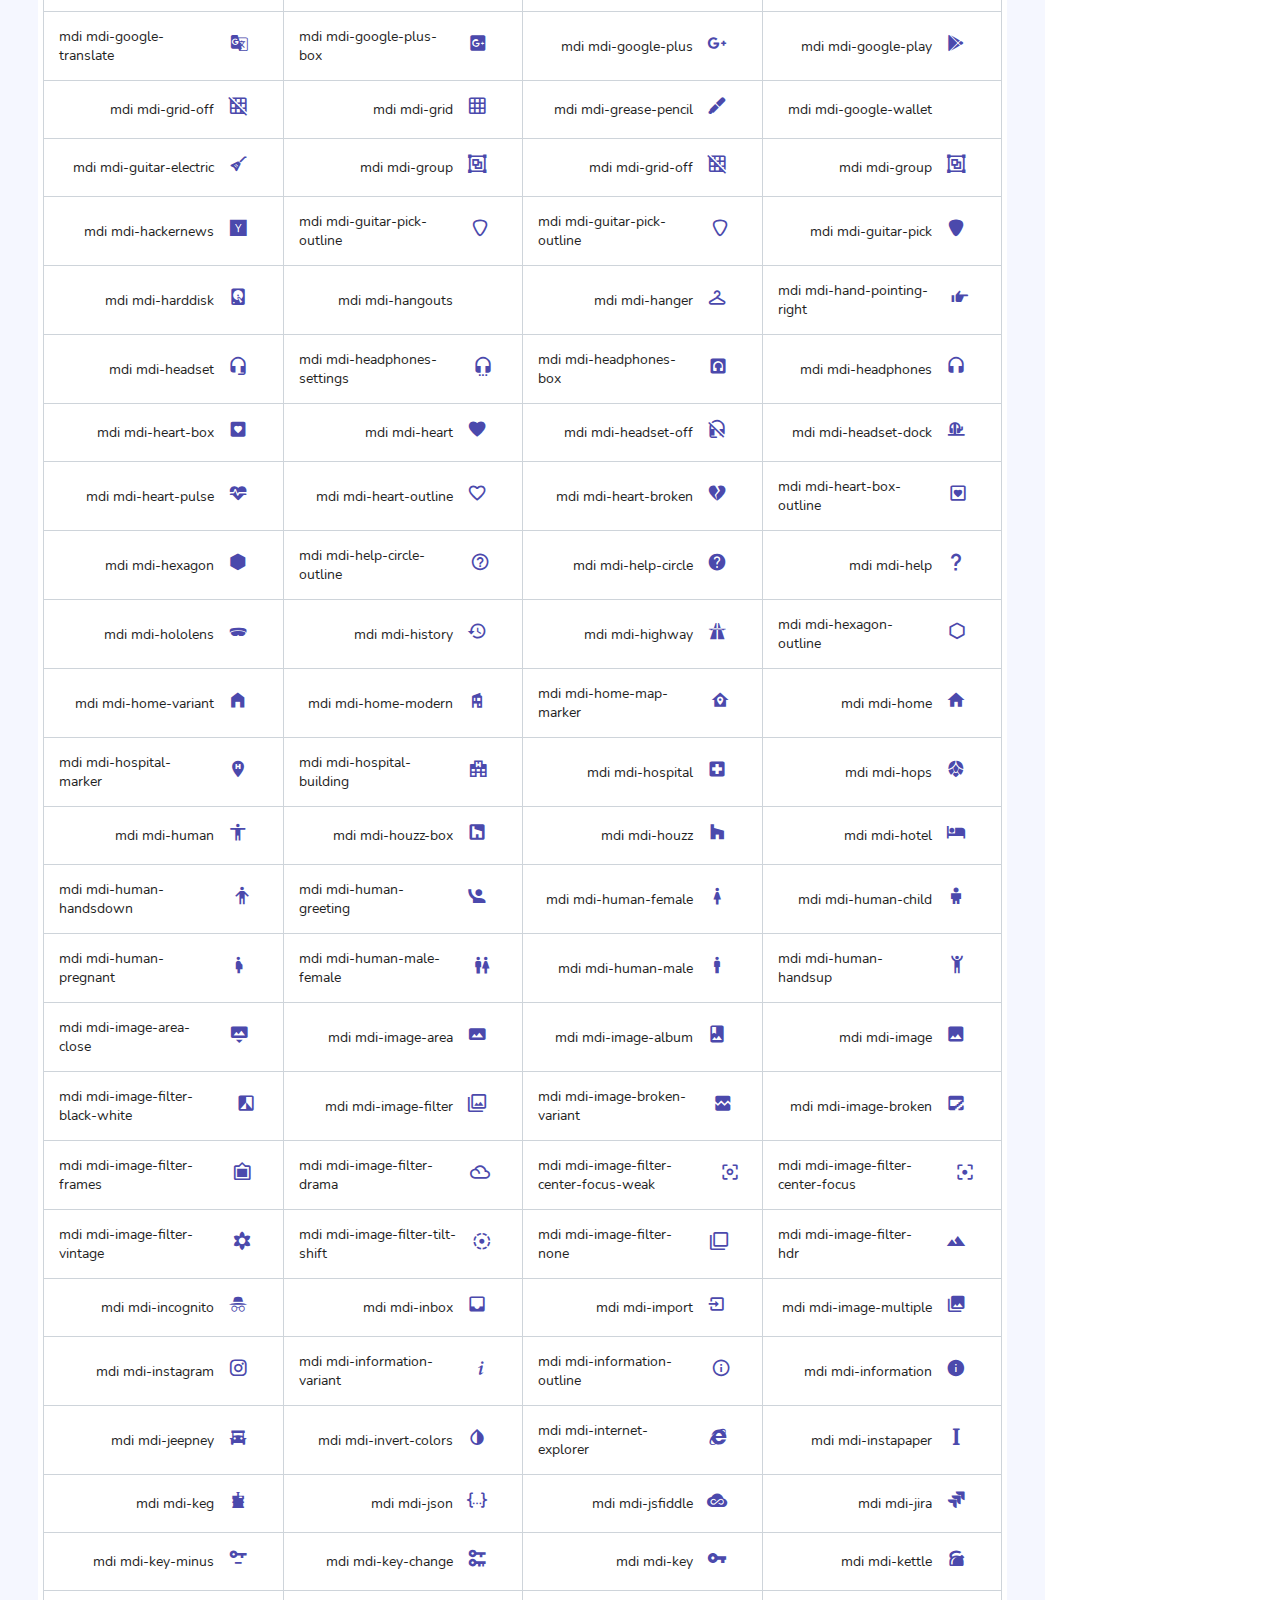
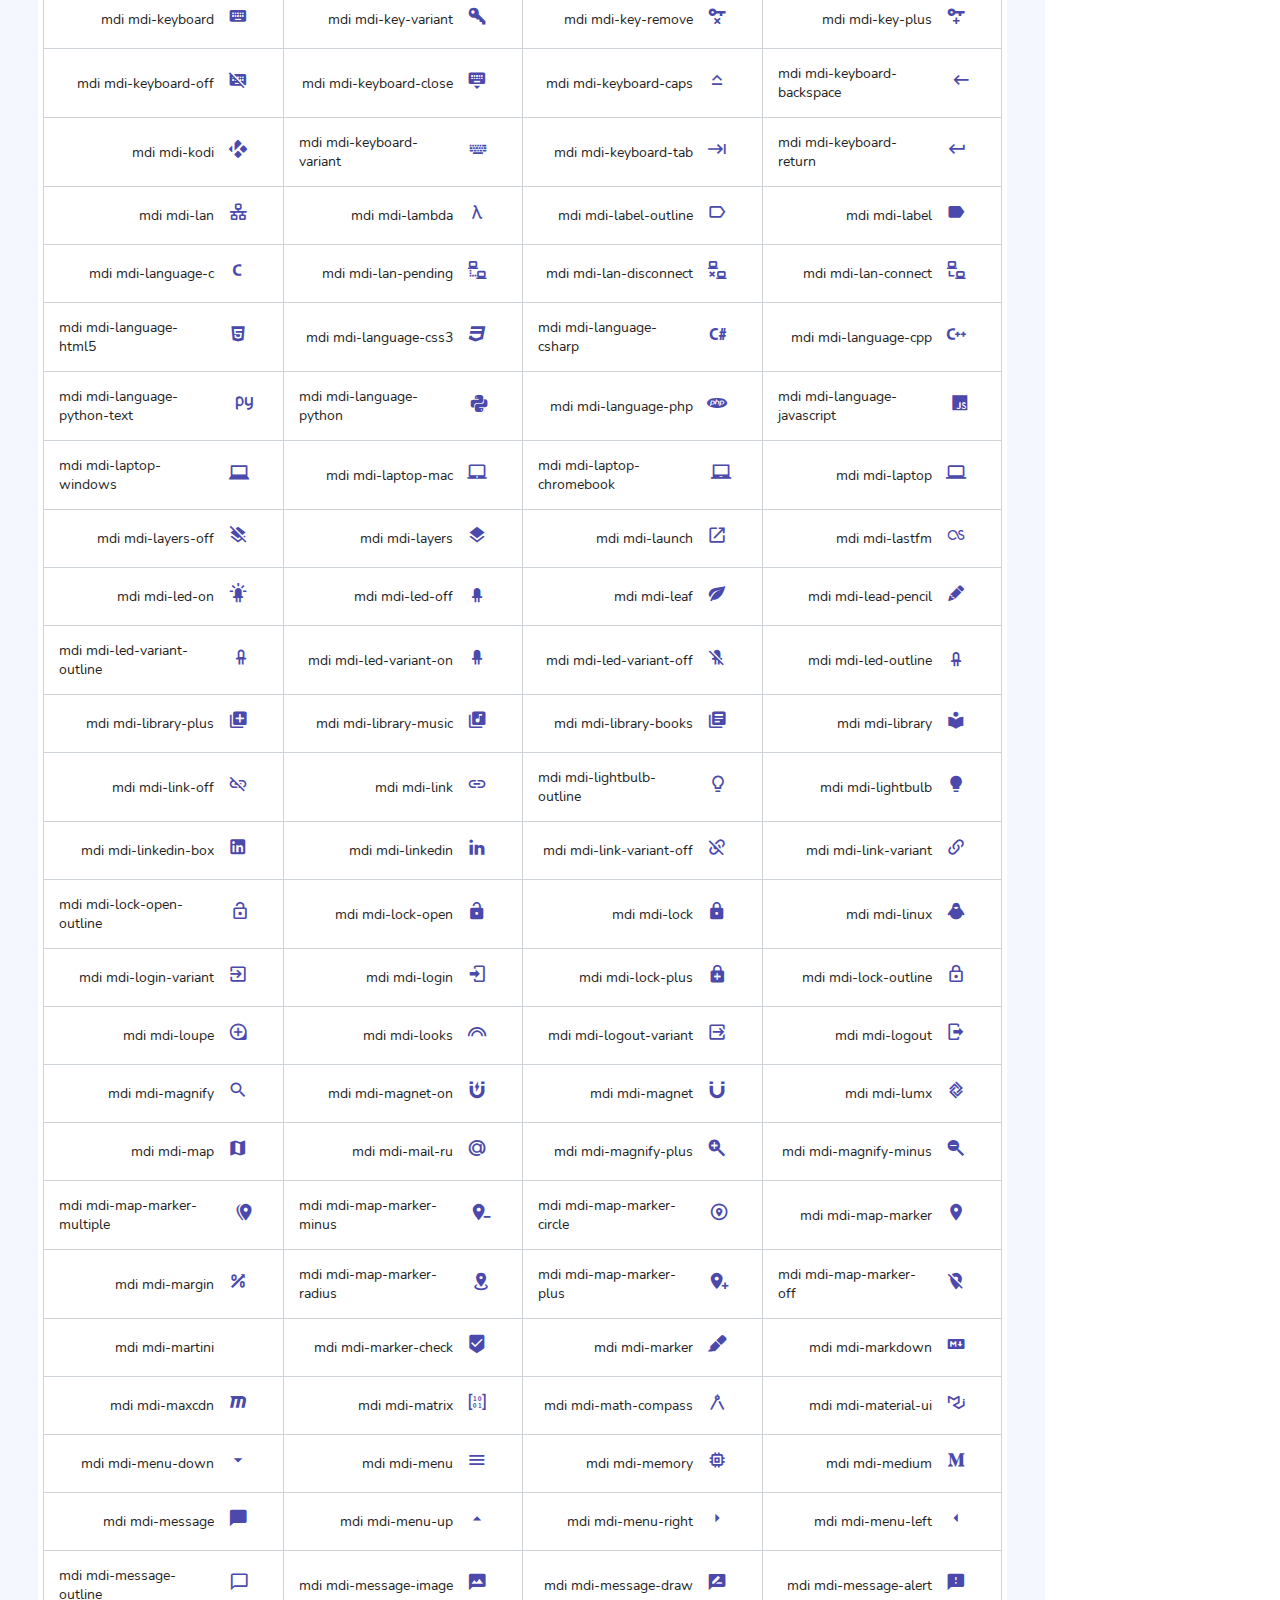
<file: template/pages/icons/mdi.html>
<!DOCTYPE html>
<html lang="en">

<head>
  <!-- Required meta tags -->
  <meta charset="utf-8">
  <meta name="viewport" content="width=device-width, initial-scale=1, shrink-to-fit=no">
  <title>Skydash Admin</title>
  <!-- plugins:css -->
  <link rel="stylesheet" href="../../vendors/feather/feather.css">
  <link rel="stylesheet" href="../../vendors/ti-icons/css/themify-icons.css">
  <link rel="stylesheet" href="../../vendors/css/vendor.bundle.base.css">
  <!-- endinject -->
  <!-- Plugin css for this page -->
  <link rel="stylesheet" href="../../vendors/mdi/css/materialdesignicons.min.css">
  <!-- inject:css -->
  <link rel="stylesheet" href="../../css/vertical-layout-light/style.css">
  <!-- endinject -->
  <link rel="shortcut icon" href="../../images/favicon.png" />
</head>

<body>
  <div class=" container-scroller">
    <!-- partial:../../partials/_navbar.html -->
    <nav class="navbar col-lg-12 col-12 p-0 fixed-top d-flex flex-row">
      <div class="text-center navbar-brand-wrapper d-flex align-items-center justify-content-center">
        <a class="navbar-brand brand-logo mr-5" href="../../index.html"><img src="../../images/logo.svg" class="mr-2" alt="logo"/></a>
        <a class="navbar-brand brand-logo-mini" href="../../index.html"><img src="../../images/logo-mini.svg" alt="logo"/></a>
      </div>
      <div class="navbar-menu-wrapper d-flex align-items-center justify-content-end">
        <button class="navbar-toggler navbar-toggler align-self-center" type="button" data-toggle="minimize">
          <span class="icon-menu"></span>
        </button>
        <ul class="navbar-nav mr-lg-2">
          <li class="nav-item nav-search d-none d-lg-block">
            <div class="input-group">
              <div class="input-group-prepend hover-cursor" id="navbar-search-icon">
                <span class="input-group-text" id="search">
                  <i class="icon-search"></i>
                </span>
              </div>
              <input type="text" class="form-control" id="navbar-search-input" placeholder="ابحث الان" aria-label="search" aria-describedby="search">
            </div>
          </li>
        </ul>
        <ul class="navbar-nav navbar-nav-right">
            <li class="nav-item">
                <a class="nav-link" href="../icons/mdi.html">
                  <!--<img src="images/faces/face28.jpg" alt="profile"/>-->
                  الصفحة الرئيسية
                </a>
                <li class="nav-item">
                  <a class="nav-link" href="../forms/basic_elements.html">
                    <!--<img src="images/faces/face28.jpg" alt="profile"/>-->
                    من نحن؟
                  </a>
                </li>
            <!--
          <li class="nav-item dropdown">
            <a class="nav-link count-indicator dropdown-toggle" id="notificationDropdown" href="#" data-toggle="dropdown">
              <i class="icon-bell mx-0"></i>
              <span class="count"></span>
            </a>
            <div class="dropdown-menu dropdown-menu-right navbar-dropdown preview-list" aria-labelledby="notificationDropdown">
              <p class="mb-0 font-weight-normal float-left dropdown-header">Notifications</p>
              <a class="dropdown-item preview-item">
                <div class="preview-thumbnail">
                  <div class="preview-icon bg-success">
                    <i class="ti-info-alt mx-0"></i>
                  </div>
                </div>
                <div class="preview-item-content">
                  <h6 class="preview-subject font-weight-normal">Application Error</h6>
                  <p class="font-weight-light small-text mb-0 text-muted">
                    Just now
                  </p>
                </div>
              </a>
              <a class="dropdown-item preview-item">
                <div class="preview-thumbnail">
                  <div class="preview-icon bg-warning">
                    <i class="ti-settings mx-0"></i>
                  </div>
                </div>
                <div class="preview-item-content">
                  <h6 class="preview-subject font-weight-normal">Settings</h6>
                  <p class="font-weight-light small-text mb-0 text-muted">
                    Private message
                  </p>
                </div>
              </a>
              <a class="dropdown-item preview-item">
                <div class="preview-thumbnail">
                  <div class="preview-icon bg-info">
                    <i class="ti-user mx-0"></i>
                  </div>
                </div>
                <div class="preview-item-content">
                  <h6 class="preview-subject font-weight-normal">New user registration</h6>
                  <p class="font-weight-light small-text mb-0 text-muted">
                    2 days ago
                  </p>
                </div>
              </a>
            </div>
          </li>-->
          <li class="nav-item nav-profile dropdown">
            <a class="nav-link dropdown-toggle" href="#" data-toggle="dropdown" id="profileDropdown">
             Ahmed
            </a>
            
            <div class="dropdown-menu dropdown-menu-right navbar-dropdown" aria-labelledby="profileDropdown">
                <!--
              <a class="dropdown-item">
                <i class="ti-settings text-primary"></i>
                Settings
              </a>-->
              <a class="dropdown-item">
                <i class="ti-power-off text-primary"></i>
                تسجيل الخروج
              </a>
            </div>
          </li>
          <!--
          <li class="nav-item nav-settings d-none d-lg-flex">
            <a class="nav-link" href="#">
              <i class="icon-ellipsis"></i>
            </a>
          </li>-->
        </ul>
        <button class="navbar-toggler navbar-toggler-right d-lg-none align-self-center" type="button" data-toggle="offcanvas">
          <span class="icon-menu"></span>
        </button>
      </div>
    </nav>
    <!-- partial -->
    <div class="container-fluid page-body-wrapper">
      <!-- partial:../../partials/_settings-panel.html -->
      <div class="theme-setting-wrapper">
        <div id="settings-trigger"><i class="ti-settings"></i></div>
        <div id="theme-settings" class="settings-panel">
          <i class="settings-close ti-close"></i>
          <p class="settings-heading">SIDEBAR SKINS</p>
          <div class="sidebar-bg-options selected" id="sidebar-light-theme"><div class="img-ss rounded-circle bg-light border mr-3"></div>Light</div>
          <div class="sidebar-bg-options" id="sidebar-dark-theme"><div class="img-ss rounded-circle bg-dark border mr-3"></div>Dark</div>
          <p class="settings-heading mt-2">HEADER SKINS</p>
          <div class="color-tiles mx-0 px-4">
            <div class="tiles success"></div>
            <div class="tiles warning"></div>
            <div class="tiles danger"></div>
            <div class="tiles info"></div>
            <div class="tiles dark"></div>
            <div class="tiles default"></div>
          </div>
        </div>
      </div>
      <!--
      <div id="right-sidebar" class="settings-panel">
        <i class="settings-close ti-close"></i>
        <ul class="nav nav-tabs border-top" id="setting-panel" role="tablist">
          <li class="nav-item">
            <a class="nav-link active" id="todo-tab" data-toggle="tab" href="#todo-section" role="tab" aria-controls="todo-section" aria-expanded="true">TO DO LIST</a>
          </li>
          <li class="nav-item">
            <a class="nav-link" id="chats-tab" data-toggle="tab" href="#chats-section" role="tab" aria-controls="chats-section">CHATS</a>
          </li>
        </ul>
        <div class="tab-content" id="setting-content">
          <div class="tab-pane fade show active scroll-wrapper" id="todo-section" role="tabpanel" aria-labelledby="todo-section">
            <div class="add-items d-flex px-3 mb-0">
              <form class="form w-100">
                <div class="form-group d-flex">
                  <input type="text" class="form-control todo-list-input" placeholder="Add To-do">
                  <button type="submit" class="add btn btn-primary todo-list-add-btn" id="add-task">Add</button>
                </div>
              </form>
            </div>
            <div class="list-wrapper px-3">
              <ul class="d-flex flex-column-reverse todo-list">
                <li>
                  <div class="form-check">
                    <label class="form-check-label">
                      <input class="checkbox" type="checkbox">
                      Team review meeting at 3.00 PM
                    </label>
                  </div>
                  <i class="remove ti-close"></i>
                </li>
                <li>
                  <div class="form-check">
                    <label class="form-check-label">
                      <input class="checkbox" type="checkbox">
                      Prepare for presentation
                    </label>
                  </div>
                  <i class="remove ti-close"></i>
                </li>
                <li>
                  <div class="form-check">
                    <label class="form-check-label">
                      <input class="checkbox" type="checkbox">
                      Resolve all the low priority tickets due today
                    </label>
                  </div>
                  <i class="remove ti-close"></i>
                </li>
                <li class="completed">
                  <div class="form-check">
                    <label class="form-check-label">
                      <input class="checkbox" type="checkbox" checked>
                      Schedule meeting for next week
                    </label>
                  </div>
                  <i class="remove ti-close"></i>
                </li>
                <li class="completed">
                  <div class="form-check">
                    <label class="form-check-label">
                      <input class="checkbox" type="checkbox" checked>
                      Project review
                    </label>
                  </div>
                  <i class="remove ti-close"></i>
                </li>
              </ul>
            </div>
            <h4 class="px-3 text-muted mt-5 font-weight-light mb-0">Events</h4>
            <div class="events pt-4 px-3">
              <div class="wrapper d-flex mb-2">
                <i class="ti-control-record text-primary mr-2"></i>
                <span>Feb 11 2018</span>
              </div>
              <p class="mb-0 font-weight-thin text-gray">Creating component page build a js</p>
              <p class="text-gray mb-0">The total number of sessions</p>
            </div>
            <div class="events pt-4 px-3">
              <div class="wrapper d-flex mb-2">
                <i class="ti-control-record text-primary mr-2"></i>
                <span>Feb 7 2018</span>
              </div>
              <p class="mb-0 font-weight-thin text-gray">Meeting with Alisa</p>
              <p class="text-gray mb-0 ">Call Sarah Graves</p>
            </div>
          </div>
           To do section tab ends -->
           <!--
          <div class="tab-pane fade" id="chats-section" role="tabpanel" aria-labelledby="chats-section">
            <div class="d-flex align-items-center justify-content-between border-bottom">
              <p class="settings-heading border-top-0 mb-3 pl-3 pt-0 border-bottom-0 pb-0">Friends</p>
              <small class="settings-heading border-top-0 mb-3 pt-0 border-bottom-0 pb-0 pr-3 font-weight-normal">See All</small>
            </div>
            <ul class="chat-list">
              <li class="list active">
                <div class="profile"><img src="../../images/faces/face1.jpg" alt="image"><span class="online"></span></div>
                <div class="info">
                  <p>Thomas Douglas</p>
                  <p>Available</p>
                </div>
                <small class="text-muted my-auto">19 min</small>
              </li>
              <li class="list">
                <div class="profile"><img src="../../images/faces/face2.jpg" alt="image"><span class="offline"></span></div>
                <div class="info">
                  <div class="wrapper d-flex">
                    <p>Catherine</p>
                  </div>
                  <p>Away</p>
                </div>
                <div class="badge badge-success badge-pill my-auto mx-2">4</div>
                <small class="text-muted my-auto">23 min</small>
              </li>
              <li class="list">
                <div class="profile"><img src="../../images/faces/face3.jpg" alt="image"><span class="online"></span></div>
                <div class="info">
                  <p>Daniel Russell</p>
                  <p>Available</p>
                </div>
                <small class="text-muted my-auto">14 min</small>
              </li>
              <li class="list">
                <div class="profile"><img src="../../images/faces/face4.jpg" alt="image"><span class="offline"></span></div>
                <div class="info">
                  <p>James Richardson</p>
                  <p>Away</p>
                </div>
                <small class="text-muted my-auto">2 min</small>
              </li>
              <li class="list">
                <div class="profile"><img src="../../images/faces/face5.jpg" alt="image"><span class="online"></span></div>
                <div class="info">
                  <p>Madeline Kennedy</p>
                  <p>Available</p>
                </div>
                <small class="text-muted my-auto">5 min</small>
              </li>
              <li class="list">
                <div class="profile"><img src="../../images/faces/face6.jpg" alt="image"><span class="online"></span></div>
                <div class="info">
                  <p>Sarah Graves</p>
                  <p>Available</p>
                </div>
                <small class="text-muted my-auto">47 min</small>
              </li>
            </ul>
          </div>
           chat tab ends
        </div>
      </div>-->
      <!-- partial -->
      <!-- partial:../../partials/_sidebar.html -->
      <nav class="sidebar sidebar-offcanvas" id="sidebar">
        <ul class="nav">
            <li class="nav-item">
              <a class="nav-link" href="../../index.html">
                <i class="icon-grid menu-icon"></i>
                <span class="menu-title">المنشورات</span>
              </a>
            </li>
            <li class="nav-item">
              <a class="nav-link"  href="../ui-features/buttons.html" aria-expanded="false" aria-controls="ui-basic" >
                
                <span class="menu-title">المواعيد</span>
                
              </a>
              
            </li>
            <li class="nav-item">
              <a class="nav-link"  href="../ui-features/dropdowns.html" aria-expanded="false" aria-controls="ui-basic">
                
                <span class="menu-title">التقارير</span>
                
              </a>
              
            </li>
            <li class="nav-item">
              <a class="nav-link"  href="../ui-features/typography.html" aria-expanded="false" aria-controls="ui-basic">
                
                <span class="menu-title">الاتصالات</span>
                
              </a>
              
            </li>
        </ul>
      </nav>
      <!-- partial -->
      <div class="main-panel">        
        <div class="content-wrapper">
          <div class="row">
            <div class="col-lg-12 grid-margin">
              <div class="card">
                <div class="card-body">
                  <div class="row icons-list">
                    <div class="col-sm-6 col-md-4 col-lg-3">
                        <i class="mdi mdi-access-point"></i> mdi mdi-access-point
                    </div>
                    <div class="col-sm-6 col-md-4 col-lg-3">
                        <i class="mdi mdi-access-point-network"></i> mdi mdi-access-point-network
                    </div>
                    <div class="col-sm-6 col-md-4 col-lg-3">
                        <i class="mdi mdi-account"></i> mdi mdi-account
                    </div>
                    <div class="col-sm-6 col-md-4 col-lg-3">
                        <i class="mdi mdi-account-box"></i> mdi mdi-account-box
                    </div>
                    <div class="col-sm-6 col-md-4 col-lg-3">
                        <i class="mdi mdi-account-box-outline"></i> mdi mdi-account-box-outline
                    </div>
                    <div class="col-sm-6 col-md-4 col-lg-3">
                        <i class="mdi mdi-account-card-details"></i> mdi mdi-account-card-details
                    </div>
                    <div class="col-sm-6 col-md-4 col-lg-3">
                        <i class="mdi mdi-account-check"></i> mdi mdi-account-check
                    </div>
                    <div class="col-sm-6 col-md-4 col-lg-3">
                        <i class="mdi mdi-account-circle"></i> mdi mdi-account-circle
                    </div>
                    <div class="col-sm-6 col-md-4 col-lg-3">
                        <i class="mdi mdi-account-convert"></i> mdi mdi-account-convert
                    </div>
                    <div class="col-sm-6 col-md-4 col-lg-3">
                        <i class="mdi mdi-account-key"></i> mdi mdi-account-key
                    </div>
                    <div class="col-sm-6 col-md-4 col-lg-3">
                        <i class="mdi mdi-account-location"></i> mdi mdi-account-location
                    </div>
                    <div class="col-sm-6 col-md-4 col-lg-3">
                        <i class="mdi mdi-account-minus"></i> mdi mdi-account-minus
                    </div>
                    <div class="col-sm-6 col-md-4 col-lg-3">
                        <i class="mdi mdi-account-multiple"></i> mdi mdi-account-multiple
                    </div>
                    <div class="col-sm-6 col-md-4 col-lg-3">
                        <i class="mdi mdi-account-multiple-minus"></i> mdi mdi-account-multiple-minus
                    </div>
                    <div class="col-sm-6 col-md-4 col-lg-3">
                        <i class="mdi mdi-account-multiple-outline"></i> mdi mdi-account-multiple-outline
                    </div>
                    <div class="col-sm-6 col-md-4 col-lg-3">
                        <i class="mdi mdi-account-multiple-plus"></i> mdi mdi-account-multiple-plus
                    </div>
                    <div class="col-sm-6 col-md-4 col-lg-3">
                        <i class="mdi mdi-account-network"></i> mdi mdi-account-network
                    </div>
                    <div class="col-sm-6 col-md-4 col-lg-3">
                        <i class="mdi mdi-account-off"></i> mdi mdi-account-off
                    </div>
                    <div class="col-sm-6 col-md-4 col-lg-3">
                        <i class="mdi mdi-account-outline"></i> mdi mdi-account-outline
                    </div>
                    <div class="col-sm-6 col-md-4 col-lg-3">
                        <i class="mdi mdi-account-plus"></i> mdi mdi-account-plus
                    </div>
                    <div class="col-sm-6 col-md-4 col-lg-3">
                        <i class="mdi mdi-account-remove"></i> mdi mdi-account-remove
                    </div>
                    <div class="col-sm-6 col-md-4 col-lg-3">
                        <i class="mdi mdi-account-search"></i> mdi mdi-account-search
                    </div>
                    <div class="col-sm-6 col-md-4 col-lg-3">
                        <i class="mdi mdi-account-settings"></i> mdi mdi-account-settings
                    </div>
                    <div class="col-sm-6 col-md-4 col-lg-3">
                        <i class="mdi mdi-account-settings-variant"></i> mdi mdi-account-settings-variant
                    </div>
                    <div class="col-sm-6 col-md-4 col-lg-3">
                        <i class="mdi mdi-account-star"></i> mdi mdi-account-star
                    </div>
                    <div class="col-sm-6 col-md-4 col-lg-3">
                        <i class="mdi mdi-account-switch"></i> mdi mdi-account-switch
                    </div>
                    <div class="col-sm-6 col-md-4 col-lg-3">
                        <i class="mdi mdi-adjust"></i> mdi mdi-adjust
                    </div>
                    <div class="col-sm-6 col-md-4 col-lg-3">
                        <i class="mdi mdi-air-conditioner"></i> mdi mdi-air-conditioner
                    </div>
                    <div class="col-sm-6 col-md-4 col-lg-3">
                        <i class="mdi mdi-airballoon"></i> mdi mdi-airballoon
                    </div>
                    <div class="col-sm-6 col-md-4 col-lg-3">
                        <i class="mdi mdi-airplane"></i> mdi mdi-airplane
                    </div>
                    <div class="col-sm-6 col-md-4 col-lg-3">
                        <i class="mdi mdi-airplane-landing"></i> mdi mdi-airplane-landing
                    </div>
                    <div class="col-sm-6 col-md-4 col-lg-3">
                        <i class="mdi mdi-airplane-off"></i> mdi mdi-airplane-off
                    </div>
                    <div class="col-sm-6 col-md-4 col-lg-3">
                        <i class="mdi mdi-airplane-takeoff"></i> mdi mdi-airplane-takeoff
                    </div>
                    <div class="col-sm-6 col-md-4 col-lg-3">
                        <i class="mdi mdi-airplay"></i> mdi mdi-airplay
                    </div>
                    <div class="col-sm-6 col-md-4 col-lg-3">
                        <i class="mdi mdi-alarm"></i> mdi mdi-alarm
                    </div>
                    <div class="col-sm-6 col-md-4 col-lg-3">
                        <i class="mdi mdi-alarm-check"></i> mdi mdi-alarm-check
                    </div>
                    <div class="col-sm-6 col-md-4 col-lg-3">
                        <i class="mdi mdi-alarm-multiple"></i> mdi mdi-alarm-multiple
                    </div>
                    <div class="col-sm-6 col-md-4 col-lg-3">
                        <i class="mdi mdi-alarm-off"></i> mdi mdi-alarm-off
                    </div>
                    <div class="col-sm-6 col-md-4 col-lg-3">
                        <i class="mdi mdi-alarm-plus"></i> mdi mdi-alarm-plus
                    </div>
                    <div class="col-sm-6 col-md-4 col-lg-3">
                        <i class="mdi mdi-album"></i> mdi mdi-albums
                    </div>
                    <div class="col-sm-6 col-md-4 col-lg-3">
                        <i class="mdi mdi-alert"></i> mdi mdi-alert
                    </div>
                    <div class="col-sm-6 col-md-4 col-lg-3">
                        <i class="mdi mdi-alert-box"></i> mdi mdi-alert-box
                    </div>
                    <div class="col-sm-6 col-md-4 col-lg-3">
                        <i class="mdi mdi-alert-circle"></i> mdi mdi-alert-circle
                    </div>
                    <div class="col-sm-6 col-md-4 col-lg-3">
                        <i class="mdi mdi-alert-circle-outline"></i> mdi mdi-alert-circle-outline
                    </div>
                    <div class="col-sm-6 col-md-4 col-lg-3">
                        <i class="mdi mdi-alert-octagon"></i> mdi mdi-alert-octagon
                    </div>
                    <div class="col-sm-6 col-md-4 col-lg-3">
                        <i class="mdi mdi-alert-outline"></i> mdi mdi-alert-outline
                    </div>
                    <div class="col-sm-6 col-md-4 col-lg-3">
                        <i class="mdi mdi-alpha"></i> mdi mdi-alpha
                    </div>
                    <div class="col-sm-6 col-md-4 col-lg-3">
                        <i class="mdi mdi-alphabetical"></i> mdi mdi-alphabetical
                    </div>
                    <div class="col-sm-6 col-md-4 col-lg-3">
                        <i class="mdi mdi-altimeter"></i> mdi mdi-altimeter
                    </div>
                    <div class="col-sm-6 col-md-4 col-lg-3">
                        <i class="mdi mdi-amazon"></i> mdi mdi-amazon
                    </div>
                    <div class="col-sm-6 col-md-4 col-lg-3">
                        <i class="mdi mdi-amazon-clouddrive"></i> mdi mdi-amazon-clouddrive
                    </div>
                    <div class="col-sm-6 col-md-4 col-lg-3">
                        <i class="mdi mdi-ambulance"></i> mdi mdi-ambulance
                    </div>
                    <div class="col-sm-6 col-md-4 col-lg-3">
                        <i class="mdi mdi-amplifier"></i> mdi mdi-amplifier
                    </div>
                    <div class="col-sm-6 col-md-4 col-lg-3">
                        <i class="mdi mdi-anchor"></i> mdi mdi-anchor
                    </div>
                    <div class="col-sm-6 col-md-4 col-lg-3">
                        <i class="mdi mdi-android"></i> mdi mdi-android
                    </div>
                    <div class="col-sm-6 col-md-4 col-lg-3">
                        <i class="mdi mdi-android-debug-bridge"></i> mdi mdi-android-debug-bridge
                    </div>
                    <div class="col-sm-6 col-md-4 col-lg-3">
                        <i class="mdi mdi-android-studio"></i> mdi mdi-android-studio
                    </div>
                    <div class="col-sm-6 col-md-4 col-lg-3">
                        <i class="mdi mdi-animation"></i> mdi mdi-animation
                    </div>
                    <div class="col-sm-6 col-md-4 col-lg-3">
                        <i class="mdi mdi-apple"></i> mdi mdi-apple
                    </div>
                    <div class="col-sm-6 col-md-4 col-lg-3">
                        <i class="mdi mdi-apple-finder"></i> mdi mdi-apple-finder
                    </div>
                    <div class="col-sm-6 col-md-4 col-lg-3">
                        <i class="mdi mdi-apple-ios"></i> mdi mdi-apple-ios
                    </div>
                    <div class="col-sm-6 col-md-4 col-lg-3">
                        <i class="mdi mdi-apple-keyboard-caps"></i> mdi mdi-apple-keyboard-caps
                    </div>
                    <div class="col-sm-6 col-md-4 col-lg-3">
                        <i class="mdi mdi-apple-keyboard-command"></i> mdi mdi-apple-keyboard-command
                    </div>
                    <div class="col-sm-6 col-md-4 col-lg-3">
                        <i class="mdi mdi-apple-keyboard-control"></i> mdi mdi-apple-keyboard-control
                    </div>
                    <div class="col-sm-6 col-md-4 col-lg-3">
                        <i class="mdi mdi-apple-keyboard-option"></i> mdi mdi-apple-keyboard-option
                    </div>
                    <div class="col-sm-6 col-md-4 col-lg-3">
                        <i class="mdi mdi-apple-keyboard-shift"></i> mdi mdi-apple-keyboard-shift
                    </div>
                    <div class="col-sm-6 col-md-4 col-lg-3">
                        <i class="mdi mdi-apple-mobileme "></i> mdi mdi-apple-mobileme
                    </div>
                    <div class="col-sm-6 col-md-4 col-lg-3">
                        <i class="mdi mdi-apple-safari"></i> mdi mdi-apple-safari
                    </div>
                    <div class="col-sm-6 col-md-4 col-lg-3">
                        <i class="mdi mdi-application"></i> mdi mdi-application
                    </div>
                    <div class="col-sm-6 col-md-4 col-lg-3">
                        <i class="mdi mdi-appnet"></i> mdi mdi-appnet
                    </div>
                    <div class="col-sm-6 col-md-4 col-lg-3">
                        <i class="mdi mdi-apps"></i> mdi mdi-apps
                    </div>
                    <div class="col-sm-6 col-md-4 col-lg-3">
                        <i class="mdi mdi-archive"></i> mdi mdi-archive
                    </div>
                    <div class="col-sm-6 col-md-4 col-lg-3">
                        <i class="mdi mdi-arrange-bring-forward"></i> mdi mdi-arrange-bring-forward
                    </div>
                    <div class="col-sm-6 col-md-4 col-lg-3">
                        <i class="mdi mdi-arrange-bring-to-front"></i> mdi mdi-arrange-bring-to-front
                    </div>
                    <div class="col-sm-6 col-md-4 col-lg-3">
                        <i class="mdi mdi-arrange-send-backward"></i> mdi mdi-arrange-send-backward
                    </div>
                    <div class="col-sm-6 col-md-4 col-lg-3">
                        <i class="mdi mdi-arrange-send-to-back"></i> mdi mdi-arrange-send-to-back
                    </div>
                    <div class="col-sm-6 col-md-4 col-lg-3">
                        <i class="mdi mdi-arrow-all"></i> mdi mdi-arrow-all
                    </div>
                    <div class="col-sm-6 col-md-4 col-lg-3">
                        <i class="mdi mdi-arrow-bottom-left"></i> mdi mdi-arrow-bottom-left
                    </div>
                    <div class="col-sm-6 col-md-4 col-lg-3">
                        <i class="mdi mdi-arrow-bottom-right"></i> mdi mdi-arrow-bottom-right
                    </div>
                    <div class="col-sm-6 col-md-4 col-lg-3">
                        <i class="mdi mdi-arrow-compress"></i> mdi mdi-arrow-compress
                    </div>
                    <div class="col-sm-6 col-md-4 col-lg-3">
                        <i class="mdi mdi-arrow-compress-all"></i> mdi mdi-arrow-compress-all
                    </div>
                    <div class="col-sm-6 col-md-4 col-lg-3">
                        <i class="mdi mdi-arrow-down"></i> mdi mdi-arrow-down
                    </div>
                    <div class="col-sm-6 col-md-4 col-lg-3">
                        <i class="mdi mdi-arrow-down"></i> mdi mdi-arrow-down
                    </div>
                    <div class="col-sm-6 col-md-4 col-lg-3">
                        <i class="mdi mdi-arrow-down-bold-circle"></i> mdi mdi-arrow-down-bold-circle
                    </div>
                    <div class="col-sm-6 col-md-4 col-lg-3">
                        <i class="mdi mdi-arrow-down-bold-circle-outline"></i> mdi mdi-arrow-down-bold-circle-outline
                    </div>
                    <div class="col-sm-6 col-md-4 col-lg-3">
                        <i class="mdi mdi-arrow-down-bold-hexagon-outline"></i> mdi mdi-arrow-down-bold-hexagon-outline
                    </div>
                    <div class="col-sm-6 col-md-4 col-lg-3">
                        <i class="mdi mdi-arrow-down-drop-circle"></i> mdi mdi-arrow-down-drop-circle
                    </div>
                    <div class="col-sm-6 col-md-4 col-lg-3">
                        <i class="mdi mdi-arrow-down-drop-circle-outline"></i> mdi mdi-arrow-down-drop-circle-outline
                    </div>
                    <div class="col-sm-6 col-md-4 col-lg-3">
                        <i class="mdi mdi-arrow-expand"></i> mdi mdi-arrow-expand
                    </div>
                    <div class="col-sm-6 col-md-4 col-lg-3">
                        <i class="mdi mdi-arrow-expand-all"></i> mdi mdi-arrow-expand-all
                    </div>
                    <div class="col-sm-6 col-md-4 col-lg-3">
                        <i class="mdi mdi-arrow-left"></i> mdi mdi-arrow-left
                    </div>
                    <div class="col-sm-6 col-md-4 col-lg-3">
                        <i class="mdi mdi-arrow-left-bold"></i> mdi mdi-arrow-left-bold
                    </div>
                    <div class="col-sm-6 col-md-4 col-lg-3">
                        <i class="mdi mdi-arrow-left-bold-circle"></i> mdi mdi-arrow-left-bold-circle
                    </div>
                    <div class="col-sm-6 col-md-4 col-lg-3">
                        <i class="mdi mdi-arrow-left-bold-circle-outline"></i> mdi mdi-arrow-left-bold-circle-outline
                    </div>
                    <div class="col-sm-6 col-md-4 col-lg-3">
                        <i class="mdi mdi-arrow-left-bold-hexagon-outline"></i> mdi mdi-arrow-left-bold-hexagon-outline
                    </div>
                    <div class="col-sm-6 col-md-4 col-lg-3">
                        <i class="mdi mdi-arrow-left-drop-circle"></i> mdi mdi-arrow-left-drop-circle
                    </div>
                    <div class="col-sm-6 col-md-4 col-lg-3">
                        <i class="mdi mdi-arrow-left-drop-circle-outline"></i> mdi mdi-arrow-left-drop-circle-outline
                    </div>
                    <div class="col-sm-6 col-md-4 col-lg-3">
                        <i class="mdi mdi-arrow-right"></i> mdi mdi-arrow-right
                    </div>
                    <div class="col-sm-6 col-md-4 col-lg-3">
                        <i class="mdi mdi-arrow-right-bold"></i> mdi mdi-arrow-right-bold
                    </div>
                    <div class="col-sm-6 col-md-4 col-lg-3">
                        <i class="mdi mdi-arrow-right-bold-circle"></i> mdi mdi-arrow-right-bold-circle
                    </div>
                    <div class="col-sm-6 col-md-4 col-lg-3">
                        <i class="mdi mdi-arrow-right-bold-circle-outline"></i> mdi mdi-arrow-right-bold-circle-outline
                    </div>
                    <div class="col-sm-6 col-md-4 col-lg-3">
                        <i class="mdi mdi-arrow-right-bold-hexagon-outline"></i> mdi mdi-arrow-right-bold-hexagon-outline
                    </div>
                    <div class="col-sm-6 col-md-4 col-lg-3">
                        <i class="mdi mdi-arrow-right-drop-circle"></i> mdi mdi-arrow-right-drop-circle
                    </div>
                    <div class="col-sm-6 col-md-4 col-lg-3">
                        <i class="mdi mdi-arrow-right-drop-circle-outline"></i> mdi mdi-arrow-right-drop-circle-outline
                    </div>
                    <div class="col-sm-6 col-md-4 col-lg-3">
                        <i class="mdi mdi-arrow-top-left"></i> mdi mdi-arrow-top-left
                    </div>
                    <div class="col-sm-6 col-md-4 col-lg-3">
                        <i class="mdi mdi-arrow-top-right"></i> mdi mdi-arrow-top-right
                    </div>
                    <div class="col-sm-6 col-md-4 col-lg-3">
                        <i class="mdi mdi-arrow-up"></i> mdi mdi-arrow-up
                    </div>
                    <div class="col-sm-6 col-md-4 col-lg-3">
                        <i class="mdi mdi-arrow-up-bold"></i> mdi mdi-arrow-up-bold
                    </div>
                    <div class="col-sm-6 col-md-4 col-lg-3">
                        <i class="mdi mdi-arrow-up-bold-circle"></i> mdi mdi-arrow-up-bold-circle
                    </div>
                    <div class="col-sm-6 col-md-4 col-lg-3">
                        <i class="mdi mdi-arrow-up-bold-circle-outline"></i> mdi mdi-arrow-up-bold-circle-outline
                    </div>
                    <div class="col-sm-6 col-md-4 col-lg-3">
                        <i class="mdi mdi-arrow-up-bold-hexagon-outline"></i> mdi mdi-arrow-up-bold-hexagon-outline
                    </div>
                    <div class="col-sm-6 col-md-4 col-lg-3">
                        <i class="mdi mdi-arrow-up-drop-circle"></i> mdi mdi-arrow-up-drop-circle
                    </div>
                    <div class="col-sm-6 col-md-4 col-lg-3">
                        <i class="mdi mdi-arrow-up-drop-circle-outline"></i> mdi mdi-arrow-up-drop-circle-outline
                    </div>
                    <div class="col-sm-6 col-md-4 col-lg-3">
                        <i class="mdi mdi-assistant"></i> mdi mdi-assistant
                    </div>
                    <div class="col-sm-6 col-md-4 col-lg-3">
                        <i class="mdi mdi-at"></i> mdi mdi-at
                    </div>
                    <div class="col-sm-6 col-md-4 col-lg-3">
                        <i class="mdi mdi-attachment"></i> mdi mdi-attachment
                    </div>
                    <div class="col-sm-6 col-md-4 col-lg-3">
                        <i class="mdi mdi-audiobook"></i> mdi mdi-audiobook
                    </div>
                    <div class="col-sm-6 col-md-4 col-lg-3">
                        <i class="mdi mdi-auto-fix"></i> mdi mdi-auto-fix
                    </div>
                    <div class="col-sm-6 col-md-4 col-lg-3">
                        <i class="mdi mdi-auto-upload"></i> mdi mdi-auto-upload
                    </div>
                    <div class="col-sm-6 col-md-4 col-lg-3">
                        <i class="mdi mdi-autorenew"></i> mdi mdi-autorenew
                    </div>
                    <div class="col-sm-6 col-md-4 col-lg-3">
                        <i class="mdi mdi-av-timer"></i> mdi mdi-av-timer
                    </div>
                    <div class="col-sm-6 col-md-4 col-lg-3">
                        <i class="mdi mdi-baby"></i> mdi mdi-baby
                    </div>
                    <div class="col-sm-6 col-md-4 col-lg-3">
                        <i class="mdi mdi-backburger"></i> mdi mdi-backburger
                    </div>
                    <div class="col-sm-6 col-md-4 col-lg-3">
                        <i class="mdi mdi-backspace"></i> mdi mdi-backspace
                    </div>
                    <div class="col-sm-6 col-md-4 col-lg-3">
                        <i class="mdi mdi-backup-restore"></i> mdi mdi-backup-restore
                    </div>
                    <div class="col-sm-6 col-md-4 col-lg-3">
                        <i class="mdi mdi-bank"></i> mdi mdi-bank
                    </div>
                    <div class="col-sm-6 col-md-4 col-lg-3">
                        <i class="mdi mdi-barcode"></i> mdi mdi-barcode
                    </div>
                    <div class="col-sm-6 col-md-4 col-lg-3">
                        <i class="mdi mdi-barcode-scan"></i> mdi mdi-barcode-scan
                    </div>
                    <div class="col-sm-6 col-md-4 col-lg-3">
                        <i class="mdi mdi-barley"></i> mdi mdi-barley
                    </div>
                    <div class="col-sm-6 col-md-4 col-lg-3">
                        <i class="mdi mdi-barrel"></i> mdi mdi-barrel
                    </div>
                    <div class="col-sm-6 col-md-4 col-lg-3">
                        <i class="mdi mdi-Skydash"></i> mdi mdi-Skydash
                    </div>
                    <div class="col-sm-6 col-md-4 col-lg-3">
                        <i class="mdi mdi-basket"></i> mdi mdi-basket
                    </div>
                    <div class="col-sm-6 col-md-4 col-lg-3">
                        <i class="mdi mdi-basket-fill"></i> mdi mdi-basket-fill
                    </div>
                    <div class="col-sm-6 col-md-4 col-lg-3">
                        <i class="mdi mdi-basket-unfill"></i> mdi mdi-basket-unfill
                    </div>
                    <div class="col-sm-6 col-md-4 col-lg-3">
                        <i class="mdi mdi-battery"></i> mdi mdi-battery
                    </div>
                    <div class="col-sm-6 col-md-4 col-lg-3">
                        <i class="mdi mdi-battery-10"></i> mdi mdi-battery-10
                    </div>
                    <div class="col-sm-6 col-md-4 col-lg-3">
                        <i class="mdi mdi-battery-20"></i> mdi mdi-battery-20
                    </div>
                    <div class="col-sm-6 col-md-4 col-lg-3">
                        <i class="mdi mdi-battery-30"></i> mdi mdi-battery-30
                    </div>
                    <div class="col-sm-6 col-md-4 col-lg-3">
                        <i class="mdi mdi-battery-40"></i> mdi mdi-battery-40
                    </div>
                    <div class="col-sm-6 col-md-4 col-lg-3">
                        <i class="mdi mdi-battery-50"></i> mdi mdi-battery-50
                    </div>
                    <div class="col-sm-6 col-md-4 col-lg-3">
                        <i class="mdi mdi-battery-60"></i> mdi mdi-battery-60
                    </div>
                    <div class="col-sm-6 col-md-4 col-lg-3">
                        <i class="mdi mdi-battery-70"></i> mdi mdi-battery-70
                    </div>
                    <div class="col-sm-6 col-md-4 col-lg-3">
                        <i class="mdi mdi-battery-80"></i> mdi mdi-battery-80
                    </div>
                    <div class="col-sm-6 col-md-4 col-lg-3">
                        <i class="mdi mdi-battery-90"></i> mdi mdi-battery-90
                    </div>
                    <div class="col-sm-6 col-md-4 col-lg-3">
                        <i class="mdi mdi-battery-alert"></i> mdi mdi-battery-alert
                    </div>
                    <div class="col-sm-6 col-md-4 col-lg-3">
                        <i class="mdi mdi-battery-charging"></i> mdi mdi-battery-charging
                    </div>
                    <div class="col-sm-6 col-md-4 col-lg-3">
                        <i class="mdi mdi-battery-charging-100"></i> mdi mdi-battery-charging-100
                    </div>
                    <div class="col-sm-6 col-md-4 col-lg-3">
                        <i class="mdi mdi-battery-charging-20"></i> mdi mdi-battery-charging-20
                    </div>
                    <div class="col-sm-6 col-md-4 col-lg-3">
                        <i class="mdi mdi-battery-charging-30"></i> mdi mdi-battery-charging-30
                    </div>
                    <div class="col-sm-6 col-md-4 col-lg-3">
                        <i class="mdi mdi-battery-charging-40"></i> mdi mdi-battery-charging-40
                    </div>
                    <div class="col-sm-6 col-md-4 col-lg-3">
                        <i class="mdi mdi-battery-charging-60"></i> mdi mdi-battery-charging-60
                    </div>
                    <div class="col-sm-6 col-md-4 col-lg-3">
                        <i class="mdi mdi-battery-charging-80"></i> mdi mdi-battery-charging-80
                    </div>
                    <div class="col-sm-6 col-md-4 col-lg-3">
                        <i class="mdi mdi-battery-charging-90"></i> mdi mdi-battery-charging-90
                    </div>
                    <div class="col-sm-6 col-md-4 col-lg-3">
                        <i class="mdi mdi-battery-minus"></i> mdi mdi-battery-minus
                    </div>
                    <div class="col-sm-6 col-md-4 col-lg-3">
                        <i class="mdi mdi-battery-negative"></i> mdi mdi-battery-negative
                    </div>
                    <div class="col-sm-6 col-md-4 col-lg-3">
                        <i class="mdi mdi-battery-outline"></i> mdi mdi-battery-outline
                    </div>
                    <div class="col-sm-6 col-md-4 col-lg-3">
                        <i class="mdi mdi-battery-plus"></i> mdi mdi-battery-plus
                    </div>
                    <div class="col-sm-6 col-md-4 col-lg-3">
                        <i class="mdi mdi-battery-positive"></i> mdi mdi-battery-positive
                    </div>
                    <div class="col-sm-6 col-md-4 col-lg-3">
                        <i class="mdi mdi-battery-unknown"></i> mdi mdi-battery-unknown
                    </div>
                    <div class="col-sm-6 col-md-4 col-lg-3">
                        <i class="mdi mdi-beach"></i> mdi mdi-beach
                    </div>
                    <div class="col-sm-6 col-md-4 col-lg-3">
                        <i class="mdi mdi-beats"></i> mdi mdi-beats
                    </div>
                    <div class="col-sm-6 col-md-4 col-lg-3">
                        <i class="mdi mdi-beer"></i> mdi mdi-beer
                    </div>
                    <div class="col-sm-6 col-md-4 col-lg-3">
                        <i class="mdi mdi-behance"></i> mdi mdi-behance
                    </div>
                    <div class="col-sm-6 col-md-4 col-lg-3">
                        <i class="mdi mdi-bell"></i> mdi mdi-bell
                    </div>
                    <div class="col-sm-6 col-md-4 col-lg-3">
                        <i class="mdi mdi-bell-off"></i> mdi mdi-bell-off
                    </div>
                    <div class="col-sm-6 col-md-4 col-lg-3">
                        <i class="mdi mdi-bell-outline"></i> mdi mdi-bell-outline
                    </div>
                    <div class="col-sm-6 col-md-4 col-lg-3">
                        <i class="mdi mdi-bell-plus"></i> mdi mdi-bell-plus
                    </div>
                    <div class="col-sm-6 col-md-4 col-lg-3">
                        <i class="mdi mdi-bell-ring"></i> mdi mdi-bell-ring
                    </div>
                    <div class="col-sm-6 col-md-4 col-lg-3">
                        <i class="mdi mdi-bell-ring-outline"></i> mdi mdi-bell-ring-outline
                    </div>
                    <div class="col-sm-6 col-md-4 col-lg-3">
                        <i class="mdi mdi-bell-sleep"></i> mdi mdi-bell-sleep
                    </div>
                    <div class="col-sm-6 col-md-4 col-lg-3">
                        <i class="mdi mdi-beta"></i> mdi mdi-beta
                    </div>
                    <div class="col-sm-6 col-md-4 col-lg-3">
                        <i class="mdi mdi-bible"></i> mdi mdi-bible
                    </div>
                    <div class="col-sm-6 col-md-4 col-lg-3">
                        <i class="mdi mdi-bike"></i> mdi mdi-bike
                    </div>
                    <div class="col-sm-6 col-md-4 col-lg-3">
                        <i class="mdi mdi-bing"></i> mdi mdi-bing
                    </div>
                    <div class="col-sm-6 col-md-4 col-lg-3">
                        <i class="mdi mdi-binoculars"></i> mdi mdi-binoculars
                    </div>
                    <div class="col-sm-6 col-md-4 col-lg-3">
                        <i class="mdi mdi-bio"></i> mdi mdi-bio
                    </div>
                    <div class="col-sm-6 col-md-4 col-lg-3">
                        <i class="mdi mdi-biohazard"></i> mdi mdi-biohazard
                    </div>
                    <div class="col-sm-6 col-md-4 col-lg-3">
                        <i class="mdi mdi-bitbucket"></i> mdi mdi-bitbucket
                    </div>
                    <div class="col-sm-6 col-md-4 col-lg-3">
                        <i class="mdi mdi-black-mesa"></i> mdi mdi-black-mesa
                    </div>
                    <div class="col-sm-6 col-md-4 col-lg-3">
                        <i class="mdi mdi-blackberry"></i> mdi mdi-blackberry
                    </div>
                    <div class="col-sm-6 col-md-4 col-lg-3">
                        <i class="mdi mdi-blender"></i> mdi mdi-blender
                    </div>
                    <div class="col-sm-6 col-md-4 col-lg-3">
                        <i class="mdi mdi-blinds"></i> mdi mdi-blinds
                    </div>
                    <div class="col-sm-6 col-md-4 col-lg-3">
                        <i class="mdi mdi-block-helper"></i> mdi mdi-block-helper
                    </div>
                    <div class="col-sm-6 col-md-4 col-lg-3">
                        <i class="mdi mdi-blogger"></i> mdi mdi-blogger
                    </div>
                    <div class="col-sm-6 col-md-4 col-lg-3">
                        <i class="mdi mdi-bluetooth"></i> mdi mdi-bluetooth
                    </div>
                    <div class="col-sm-6 col-md-4 col-lg-3">
                        <i class="mdi mdi-bluetooth-audio"></i> mdi mdi-bluetooth-audio
                    </div>
                    <div class="col-sm-6 col-md-4 col-lg-3">
                        <i class="mdi mdi-bluetooth-connect"></i> mdi mdi-bluetooth-connect
                    </div>
                    <div class="col-sm-6 col-md-4 col-lg-3">
                        <i class="mdi mdi-bluetooth-off"></i> mdi mdi-bluetooth-off
                    </div>
                    <div class="col-sm-6 col-md-4 col-lg-3">
                        <i class="mdi mdi-bluetooth-settings"></i> mdi mdi-bluetooth-settings
                    </div>
                    <div class="col-sm-6 col-md-4 col-lg-3">
                        <i class="mdi mdi-bluetooth-transfer"></i> mdi mdi-bluetooth-transfer
                    </div>
                    <div class="col-sm-6 col-md-4 col-lg-3">
                        <i class="mdi mdi-blur"></i> mdi mdi-blur
                    </div>
                    <div class="col-sm-6 col-md-4 col-lg-3">
                        <i class="mdi mdi-blur-linear"></i> mdi mdi-blur-linear
                    </div>
                    <div class="col-sm-6 col-md-4 col-lg-3">
                        <i class="mdi mdi-blur-off"></i> mdi mdi-blur-off
                    </div>
                    <div class="col-sm-6 col-md-4 col-lg-3">
                        <i class="mdi mdi-blur-radial"></i> mdi mdi-blur-radial
                    </div>
                    <div class="col-sm-6 col-md-4 col-lg-3">
                        <i class="mdi mdi-bone"></i> mdi mdi-bone
                    </div>
                    <div class="col-sm-6 col-md-4 col-lg-3">
                        <i class="mdi mdi-book"></i> mdi mdi-book
                    </div>
                    <div class="col-sm-6 col-md-4 col-lg-3">
                        <i class="mdi mdi-book-minus"></i> mdi mdi-book-minus
                    </div>
                    <div class="col-sm-6 col-md-4 col-lg-3">
                        <i class="mdi mdi-book-multiple"></i> mdi mdi-book-multiple
                    </div>
                    <div class="col-sm-6 col-md-4 col-lg-3">
                        <i class="mdi mdi-book-multiple-variant"></i> mdi mdi-book-multiple-variant
                    </div>
                    <div class="col-sm-6 col-md-4 col-lg-3">
                        <i class="mdi mdi-book-open"></i> mdi mdi-book-open
                    </div>
                    <div class="col-sm-6 col-md-4 col-lg-3">
                        <i class="mdi mdi-book-open-page-variant"></i> mdi mdi-book-open-page-variant
                    </div>
                    <div class="col-sm-6 col-md-4 col-lg-3">
                        <i class="mdi mdi-book-open-variant"></i> mdi mdi-book-open-variant
                    </div>
                    <div class="col-sm-6 col-md-4 col-lg-3">
                        <i class="mdi mdi-book-plus"></i> mdi mdi-book-plus
                    </div>
                    <div class="col-sm-6 col-md-4 col-lg-3">
                        <i class="mdi mdi-book-variant"></i> mdi mdi-book-variant
                    </div>
                    <div class="col-sm-6 col-md-4 col-lg-3">
                        <i class="mdi mdi-bookmark"></i> mdi mdi-bookmark
                    </div>
                    <div class="col-sm-6 col-md-4 col-lg-3">
                        <i class="mdi mdi-bookmark-check"></i> mdi mdi-bookmark-check
                    </div>
                    <div class="col-sm-6 col-md-4 col-lg-3">
                        <i class="mdi mdi-bookmark-music"></i> mdi mdi-bookmark-music
                    </div>
                    <div class="col-sm-6 col-md-4 col-lg-3">
                        <i class="mdi mdi-bookmark-outline"></i> mdi mdi-bookmark-outline
                    </div>
                    <div class="col-sm-6 col-md-4 col-lg-3">
                        <i class="mdi mdi-bookmark-plus"></i> mdi mdi-bookmark-plus
                    </div>
                    <div class="col-sm-6 col-md-4 col-lg-3">
                        <i class="mdi mdi-bookmark-plus-outline"></i> mdi mdi-bookmark-plus-outline
                    </div>
                    <div class="col-sm-6 col-md-4 col-lg-3">
                        <i class="mdi mdi-bookmark-remove"></i> mdi mdi-bookmark-remove
                    </div>
                    <div class="col-sm-6 col-md-4 col-lg-3">
                        <i class="mdi mdi-boombox"></i> mdi mdi-boombox
                    </div>
                    <div class="col-sm-6 col-md-4 col-lg-3">
                        <i class="mdi mdi-border-all"></i> mdi mdi-border-all
                    </div>
                    <div class="col-sm-6 col-md-4 col-lg-3">
                        <i class="mdi mdi-border-bottom"></i> mdi mdi-border-bottom
                    </div>
                    <div class="col-sm-6 col-md-4 col-lg-3">
                        <i class="mdi mdi-border-color"></i> mdi mdi-border-color
                    </div>
                    <div class="col-sm-6 col-md-4 col-lg-3">
                        <i class="mdi mdi-border-horizontal"></i> mdi mdi-border-horizontal
                    </div>
                    <div class="col-sm-6 col-md-4 col-lg-3">
                        <i class="mdi mdi-border-inside"></i> mdi mdi-border-inside
                    </div>
                    <div class="col-sm-6 col-md-4 col-lg-3">
                        <i class="mdi mdi-border-left"></i> mdi mdi-border-left
                    </div>
                    <div class="col-sm-6 col-md-4 col-lg-3">
                        <i class="mdi mdi-border-none"></i> mdi mdi-border-none
                    </div>
                    <div class="col-sm-6 col-md-4 col-lg-3">
                        <i class="mdi mdi-border-outside"></i> mdi mdi-border-outside
                    </div>
                    <div class="col-sm-6 col-md-4 col-lg-3">
                        <i class="mdi mdi-border-right"></i> mdi mdi-border-right
                    </div>
                    <div class="col-sm-6 col-md-4 col-lg-3">
                        <i class="mdi mdi-border-style"></i> mdi mdi-border-style
                    </div>
                    <div class="col-sm-6 col-md-4 col-lg-3">
                        <i class="mdi mdi-border-top"></i> mdi mdi-border-top
                    </div>
                    <div class="col-sm-6 col-md-4 col-lg-3">
                        <i class="mdi mdi-border-vertical"></i> mdi mdi-border-vertical
                    </div>
                    <div class="col-sm-6 col-md-4 col-lg-3">
                        <i class="mdi mdi-bowl"></i> mdi mdi-bowl
                    </div>
                    <div class="col-sm-6 col-md-4 col-lg-3">
                        <i class="mdi mdi-bowling"></i> mdi mdi-bowling
                    </div>
                    <div class="col-sm-6 col-md-4 col-lg-3">
                        <i class="mdi mdi-box"></i> mdi mdi-box
                    </div>
                    <div class="col-sm-6 col-md-4 col-lg-3">
                        <i class="mdi mdi-box-cutter"></i> mdi mdi-box-cutter
                    </div>
                    <div class="col-sm-6 col-md-4 col-lg-3">
                        <i class="mdi mdi-box-shadow"></i> mdi mdi-box-shadow
                    </div>
                    <div class="col-sm-6 col-md-4 col-lg-3">
                        <i class="mdi mdi-bridge"></i> mdi mdi-bridge
                    </div>
                    <div class="col-sm-6 col-md-4 col-lg-3">
                        <i class="mdi mdi-briefcase"></i> mdi mdi-briefcase
                    </div>
                    <div class="col-sm-6 col-md-4 col-lg-3">
                        <i class="mdi mdi-briefcase-check"></i> mdi mdi-briefcase-check
                    </div>
                    <div class="col-sm-6 col-md-4 col-lg-3">
                        <i class="mdi mdi-briefcase-download"></i> mdi mdi-briefcase-download
                    </div>
                    <div class="col-sm-6 col-md-4 col-lg-3">
                        <i class="mdi mdi-briefcase-upload"></i> mdi mdi-briefcase-upload
                    </div>
                    <div class="col-sm-6 col-md-4 col-lg-3">
                        <i class="mdi mdi-brightness-1"></i> mdi mdi-brightness-1
                    </div>
                    <div class="col-sm-6 col-md-4 col-lg-3">
                        <i class="mdi mdi-brightness-2"></i> mdi mdi-brightness-2
                    </div>
                    <div class="col-sm-6 col-md-4 col-lg-3">
                        <i class="mdi mdi-brightness-3"></i> mdi mdi-brightness-3
                    </div>
                    <div class="col-sm-6 col-md-4 col-lg-3">
                        <i class="mdi mdi-brightness-4"></i> mdi mdi-brightness-4
                    </div>
                    <div class="col-sm-6 col-md-4 col-lg-3">
                        <i class="mdi mdi-brightness-5"></i> mdi mdi-brightness-5
                    </div>
                    <div class="col-sm-6 col-md-4 col-lg-3">
                        <i class="mdi mdi-brightness-6"></i> mdi mdi-brightness-6
                    </div>
                    <div class="col-sm-6 col-md-4 col-lg-3">
                        <i class="mdi mdi-brightness-7"></i> mdi mdi-brightness-7
                    </div>
                    <div class="col-sm-6 col-md-4 col-lg-3">
                        <i class="mdi mdi-brightness-auto"></i> mdi mdi-brightness-auto
                    </div>
                    <div class="col-sm-6 col-md-4 col-lg-3">
                        <i class="mdi mdi-broom"></i> mdi mdi-broom
                    </div>
                    <div class="col-sm-6 col-md-4 col-lg-3">
                        <i class="mdi mdi-brush"></i> mdi mdi-brush
                    </div>
                    <div class="col-sm-6 col-md-4 col-lg-3">
                        <i class="mdi mdi-buffer"></i> mdi mdi-buffer
                    </div>
                    <div class="col-sm-6 col-md-4 col-lg-3">
                        <i class="mdi mdi-bug"></i> mdi mdi-bug
                    </div>
                    <div class="col-sm-6 col-md-4 col-lg-3">
                        <i class="mdi mdi-bulletin-board"></i> mdi mdi-bulletin-board
                    </div>
                    <div class="col-sm-6 col-md-4 col-lg-3">
                        <i class="mdi mdi-bullhorn"></i> mdi mdi-bullhorn
                    </div>
                    <div class="col-sm-6 col-md-4 col-lg-3">
                        <i class="mdi mdi-bullseye"></i> mdi mdi-bullseye
                    </div>
                    <div class="col-sm-6 col-md-4 col-lg-3">
                        <i class="mdi mdi-burst-mode"></i> mdi mdi-burst-mode
                    </div>
                    <div class="col-sm-6 col-md-4 col-lg-3">
                        <i class="mdi mdi-bus"></i> mdi mdi-bus
                    </div>
                    <div class="col-sm-6 col-md-4 col-lg-3">
                        <i class="mdi mdi-cached"></i> mdi mdi-cached
                    </div>
                    <div class="col-sm-6 col-md-4 col-lg-3">
                        <i class="mdi mdi-cake"></i> mdi mdi-cake
                    </div>
                    <div class="col-sm-6 col-md-4 col-lg-3">
                        <i class="mdi mdi-cake-layered"></i> mdi mdi-cake-layered
                    </div>
                    <div class="col-sm-6 col-md-4 col-lg-3">
                        <i class="mdi mdi-cake-variant"></i> mdi mdi-cake-variant
                    </div>
                    <div class="col-sm-6 col-md-4 col-lg-3">
                        <i class="mdi mdi-calculator"></i> mdi mdi-calculator
                    </div>
                    <div class="col-sm-6 col-md-4 col-lg-3">
                        <i class="mdi mdi-calendar"></i> mdi mdi-calendar
                    </div>
                    <div class="col-sm-6 col-md-4 col-lg-3">
                        <i class="mdi mdi-calendar-blank"></i> mdi mdi-calendar-blank
                    </div>
                    <div class="col-sm-6 col-md-4 col-lg-3">
                        <i class="mdi mdi-calendar-check"></i> mdi mdi-calendar-check
                    </div>
                    <div class="col-sm-6 col-md-4 col-lg-3">
                        <i class="mdi mdi-calendar-clock"></i> mdi mdi-calendar-clock
                    </div>
                    <div class="col-sm-6 col-md-4 col-lg-3">
                        <i class="mdi mdi-calendar-multiple"></i> mdi mdi-calendar-multiple
                    </div>
                    <div class="col-sm-6 col-md-4 col-lg-3">
                        <i class="mdi mdi-calendar-multiple-check"></i> mdi mdi-calendar-multiple-check
                    </div>
                    <div class="col-sm-6 col-md-4 col-lg-3">
                        <i class="mdi mdi-calendar-plus"></i> mdi mdi-calendar-plus
                    </div>
                    <div class="col-sm-6 col-md-4 col-lg-3">
                        <i class="mdi mdi-calendar-remove"></i> mdi mdi-calendar-remove
                    </div>
                    <div class="col-sm-6 col-md-4 col-lg-3">
                        <i class="mdi mdi-calendar-text"></i> mdi mdi-calendar-text
                    </div>
                    <div class="col-sm-6 col-md-4 col-lg-3">
                        <i class="mdi mdi-calendar-today"></i> mdi mdi-calendar-today
                    </div>
                    <div class="col-sm-6 col-md-4 col-lg-3">
                        <i class="mdi mdi-call-made"></i> mdi mdi-call-made
                    </div>
                    <div class="col-sm-6 col-md-4 col-lg-3">
                        <i class="mdi mdi-call-merge"></i> mdi mdi-call-merge
                    </div>
                    <div class="col-sm-6 col-md-4 col-lg-3">
                        <i class="mdi mdi-call-missed"></i> mdi mdi-call-missed
                    </div>
                    <div class="col-sm-6 col-md-4 col-lg-3">
                        <i class="mdi mdi-call-received"></i> mdi mdi-call-received
                    </div>
                    <div class="col-sm-6 col-md-4 col-lg-3">
                        <i class="mdi mdi-call-split"></i> mdi mdi-call-split
                    </div>
                    <div class="col-sm-6 col-md-4 col-lg-3">
                        <i class="mdi mdi-camcorder"></i> mdi mdi-camcorder
                    </div>
                    <div class="col-sm-6 col-md-4 col-lg-3">
                        <i class="mdi mdi-camcorder-box"></i> mdi mdi-camcorder-box
                    </div>
                    <div class="col-sm-6 col-md-4 col-lg-3">
                        <i class="mdi mdi-camcorder-box-off"></i> mdi mdi-camcorder-box-off
                    </div>
                    <div class="col-sm-6 col-md-4 col-lg-3">
                        <i class="mdi mdi-camcorder-off"></i> mdi mdi-camcorder-off
                    </div>
                    <div class="col-sm-6 col-md-4 col-lg-3">
                        <i class="mdi mdi-camera"></i> mdi mdi-camera
                    </div>
                    <div class="col-sm-6 col-md-4 col-lg-3">
                        <i class="mdi mdi-camera-enhance"></i> mdi mdi-camera-enhance
                    </div>
                    <div class="col-sm-6 col-md-4 col-lg-3">
                        <i class="mdi mdi-camera-front"></i> mdi mdi-camera-front
                    </div>
                    <div class="col-sm-6 col-md-4 col-lg-3">
                        <i class="mdi mdi-camera-front-variant"></i> mdi mdi-camera-front-variant
                    </div>
                    <div class="col-sm-6 col-md-4 col-lg-3">
                        <i class="mdi mdi-camera-iris"></i> mdi mdi-camera-iris
                    </div>
                    <div class="col-sm-6 col-md-4 col-lg-3">
                        <i class="mdi mdi-camera-off"></i> mdi mdi-camera-off
                    </div>
                    <div class="col-sm-6 col-md-4 col-lg-3">
                        <i class="mdi mdi-camera-party-mode"></i> mdi mdi-camera-party-mode
                    </div>
                    <div class="col-sm-6 col-md-4 col-lg-3">
                        <i class="mdi mdi-camera-rear"></i> mdi mdi-camera-rear
                    </div>
                    <div class="col-sm-6 col-md-4 col-lg-3">
                        <i class="mdi mdi-camera-rear-variant"></i> mdi mdi-camera-rear-variant
                    </div>
                    <div class="col-sm-6 col-md-4 col-lg-3">
                        <i class="mdi mdi-camera-switch"></i> mdi mdi-camera-switch
                    </div>
                    <div class="col-sm-6 col-md-4 col-lg-3">
                        <i class="mdi mdi-camera-timer"></i> mdi mdi-camera-timer
                    </div>
                    <div class="col-sm-6 col-md-4 col-lg-3">
                        <i class="mdi mdi-candle"></i> mdi mdi-candle
                    </div>
                    <div class="col-sm-6 col-md-4 col-lg-3">
                        <i class="mdi mdi-candycane"></i> mdi mdi-candycane
                    </div>
                    <div class="col-sm-6 col-md-4 col-lg-3">
                        <i class="mdi mdi-car"></i> mdi mdi-car
                    </div>
                    <div class="col-sm-6 col-md-4 col-lg-3">
                        <i class="mdi mdi-car-battery"></i> mdi mdi-car-battery
                    </div>
                    <div class="col-sm-6 col-md-4 col-lg-3">
                        <i class="mdi mdi-car-connected"></i> mdi mdi-car-connected
                    </div>
                    <div class="col-sm-6 col-md-4 col-lg-3">
                        <i class="mdi mdi-car-wash"></i> mdi mdi-car-wash
                    </div>
                    <div class="col-sm-6 col-md-4 col-lg-3">
                        <i class="mdi mdi-cards"></i> mdi mdi-cards
                    </div>
                    <div class="col-sm-6 col-md-4 col-lg-3">
                        <i class="mdi mdi-cards-outline"></i> mdi mdi-cards-outline
                    </div>
                    <div class="col-sm-6 col-md-4 col-lg-3">
                        <i class="mdi mdi-cards-playing-outline"></i> mdi mdi-cards-playing-outline
                    </div>
                    <div class="col-sm-6 col-md-4 col-lg-3">
                        <i class="mdi mdi-carrot"></i> mdi mdi-carrot
                    </div>
                    <div class="col-sm-6 col-md-4 col-lg-3">
                        <i class="mdi mdi-cart"></i> mdi mdi-cart
                    </div>
                    <div class="col-sm-6 col-md-4 col-lg-3">
                        <i class="mdi mdi-cart-off"></i> mdi mdi-cart-off
                    </div>
                    <div class="col-sm-6 col-md-4 col-lg-3">
                        <i class="mdi mdi-cart-outline"></i> mdi mdi-cart-outline
                    </div>
                    <div class="col-sm-6 col-md-4 col-lg-3">
                        <i class="mdi mdi-cart-plus"></i> mdi mdi-cart-plus
                    </div>
                    <div class="col-sm-6 col-md-4 col-lg-3">
                        <i class="mdi mdi-case-sensitive-alt"></i> mdi mdi-case-sensitive-alt
                    </div>
                    <div class="col-sm-6 col-md-4 col-lg-3">
                        <i class="mdi mdi-cash"></i> mdi mdi-cash
                    </div>
                    <div class="col-sm-6 col-md-4 col-lg-3">
                        <i class="mdi mdi-cash-100"></i> mdi mdi-cash-100
                    </div>
                    <div class="col-sm-6 col-md-4 col-lg-3">
                        <i class="mdi mdi-cash-multiple"></i> mdi mdi-cash-multiple
                    </div>
                    <div class="col-sm-6 col-md-4 col-lg-3">
                        <i class="mdi mdi-cash-usd"></i> mdi mdi-cash-usd
                    </div>
                    <div class="col-sm-6 col-md-4 col-lg-3">
                        <i class="mdi mdi-cast"></i> mdi mdi-cast
                    </div>
                    <div class="col-sm-6 col-md-4 col-lg-3">
                        <i class="mdi mdi-cast-connected"></i> mdi mdi-cast-connected
                    </div>
                    <div class="col-sm-6 col-md-4 col-lg-3">
                        <i class="mdi mdi-castle"></i> mdi mdi-castle
                    </div>
                    <div class="col-sm-6 col-md-4 col-lg-3">
                        <i class="mdi mdi-cat"></i> mdi mdi-cat
                    </div>
                    <div class="col-sm-6 col-md-4 col-lg-3">
                        <i class="mdi mdi-cellphone"></i> mdi mdi-cellphone
                    </div>
                    <div class="col-sm-6 col-md-4 col-lg-3">
                        <i class="mdi mdi-cellphone-android"></i> mdi mdi-cellphone-android
                    </div>
                    <div class="col-sm-6 col-md-4 col-lg-3">
                        <i class="mdi mdi-cellphone-basic"></i> mdi mdi-cellphone-basic
                    </div>
                    <div class="col-sm-6 col-md-4 col-lg-3">
                        <i class="mdi mdi-cellphone-dock"></i> mdi mdi-cellphone-dock
                    </div>
                    <div class="col-sm-6 col-md-4 col-lg-3">
                        <i class="mdi mdi-cellphone-iphone"></i> mdi mdi-cellphone-iphone
                    </div>
                    <div class="col-sm-6 col-md-4 col-lg-3">
                        <i class="mdi mdi-cellphone-link"></i> mdi mdi-cellphone-link
                    </div>
                    <div class="col-sm-6 col-md-4 col-lg-3">
                        <i class="mdi mdi-cellphone-link-off"></i> mdi mdi-cellphone-link-off
                    </div>
                    <div class="col-sm-6 col-md-4 col-lg-3">
                        <i class="mdi mdi-cellphone-settings"></i> mdi mdi-cellphone-settings
                    </div>
                    <div class="col-sm-6 col-md-4 col-lg-3">
                        <i class="mdi mdi-certificate"></i> mdi mdi-certificate
                    </div>
                    <div class="col-sm-6 col-md-4 col-lg-3">
                        <i class="mdi mdi-chair-school"></i> mdi mdi-chair-school
                    </div>
                    <div class="col-sm-6 col-md-4 col-lg-3">
                        <i class="mdi mdi-chart-arc"></i> mdi mdi-chart-arc
                    </div>
                    <div class="col-sm-6 col-md-4 col-lg-3">
                        <i class="mdi mdi-chart-areaspline"></i> mdi mdi-chart-areaspline
                    </div>
                    <div class="col-sm-6 col-md-4 col-lg-3">
                        <i class="mdi mdi-chart-bar"></i> mdi mdi-chart-bar
                    </div>
                    <div class="col-sm-6 col-md-4 col-lg-3">
                        <i class="mdi mdi-chart-bubble"></i> mdi mdi-chart-bubble
                    </div>
                    <div class="col-sm-6 col-md-4 col-lg-3">
                        <i class="mdi mdi-chart-gantt"></i> mdi mdi-chart-gantt
                    </div>
                    <div class="col-sm-6 col-md-4 col-lg-3">
                        <i class="mdi mdi-chart-gantt"></i> mdi mdi-chart-gantt
                    </div>
                    <div class="col-sm-6 col-md-4 col-lg-3">
                        <i class="mdi mdi-chart-histogram"></i> mdi mdi-chart-histogram
                    </div>
                    <div class="col-sm-6 col-md-4 col-lg-3">
                        <i class="mdi mdi-chart-line"></i> mdi mdi-chart-line
                    </div>
                    <div class="col-sm-6 col-md-4 col-lg-3">
                        <i class="mdi mdi-chart-pie"></i> mdi mdi-chart-pie
                    </div>
                    <div class="col-sm-6 col-md-4 col-lg-3">
                        <i class="mdi mdi-chart-scatterplot-hexbin"></i> mdi mdi-chart-scatterplot-hexbin
                    </div>
                    <div class="col-sm-6 col-md-4 col-lg-3">
                        <i class="mdi mdi-check"></i> mdi mdi-check
                    </div>
                    <div class="col-sm-6 col-md-4 col-lg-3">
                        <i class="mdi mdi-check-all"></i> mdi mdi-check-all
                    </div>
                    <div class="col-sm-6 col-md-4 col-lg-3">
                        <i class="mdi mdi-check-circle"></i> mdi mdi-check-circle
                    </div>
                    <div class="col-sm-6 col-md-4 col-lg-3">
                        <i class="mdi mdi-check-circle-outline"></i> mdi mdi-check-circle-outline
                    </div>
                    <div class="col-sm-6 col-md-4 col-lg-3">
                        <i class="mdi mdi-checkbox-blank"></i> mdi mdi-checkbox-blank
                    </div>
                    <div class="col-sm-6 col-md-4 col-lg-3">
                        <i class="mdi mdi-checkbox-blank-circle"></i> mdi mdi-checkbox-blank-circle
                    </div>
                    <div class="col-sm-6 col-md-4 col-lg-3">
                        <i class="mdi mdi-checkbox-blank-circle-outline"></i> mdi mdi-checkbox-blank-circle-outline
                    </div>
                    <div class="col-sm-6 col-md-4 col-lg-3">
                        <i class="mdi mdi-checkbox-blank-outline"></i> mdi mdi-checkbox-blank-outline
                    </div>
                    <div class="col-sm-6 col-md-4 col-lg-3">
                        <i class="mdi mdi-checkbox-marked"></i> mdi mdi-checkbox-marked
                    </div>
                    <div class="col-sm-6 col-md-4 col-lg-3">
                        <i class="mdi mdi-checkbox-marked-circle"></i> mdi mdi-checkbox-marked-circle
                    </div>
                    <div class="col-sm-6 col-md-4 col-lg-3">
                        <i class="mdi mdi-checkbox-marked-circle-outline"></i> mdi mdi-checkbox-marked-circle-outline
                    </div>
                    <div class="col-sm-6 col-md-4 col-lg-3">
                        <i class="mdi mdi-checkbox-marked-outline"></i> mdi mdi-checkbox-marked-outline
                    </div>
                    <div class="col-sm-6 col-md-4 col-lg-3">
                        <i class="mdi mdi-checkbox-multiple-blank"></i> mdi mdi-checkbox-multiple-blank
                    </div>
                    <div class="col-sm-6 col-md-4 col-lg-3">
                        <i class="mdi mdi-checkbox-multiple-blank-circle"></i> mdi mdi-checkbox-multiple-blank-circle
                    </div>
                    <div class="col-sm-6 col-md-4 col-lg-3">
                        <i class="mdi mdi-checkbox-multiple-blank-circle-outline"></i> mdi mdi-checkbox-multiple-blank-circle-outline
                    </div>
                    <div class="col-sm-6 col-md-4 col-lg-3">
                        <i class="mdi mdi-checkbox-multiple-blank-outline"></i> mdi mdi-checkbox-multiple-blank-outline
                    </div>
                    <div class="col-sm-6 col-md-4 col-lg-3">
                        <i class="mdi mdi-checkbox-multiple-marked"></i> mdi mdi-checkbox-multiple-marked
                    </div>
                    <div class="col-sm-6 col-md-4 col-lg-3">
                        <i class="mdi mdi-checkbox-multiple-marked-circle"></i> mdi mdi-checkbox-multiple-marked-circle
                    </div>
                    <div class="col-sm-6 col-md-4 col-lg-3">
                        <i class="mdi mdi-checkbox-multiple-marked-circle-outline"></i> mdi mdi-checkbox-multiple-marked-circle-outline
                    </div>
                    <div class="col-sm-6 col-md-4 col-lg-3">
                        <i class="mdi mdi-checkbox-multiple-marked-outline"></i> mdi mdi-checkbox-multiple-marked-outline
                    </div>
                    <div class="col-sm-6 col-md-4 col-lg-3">
                        <i class="mdi mdi-checkerboard"></i> mdi mdi-checkerboard
                    </div>
                    <div class="col-sm-6 col-md-4 col-lg-3">
                        <i class="mdi mdi-chemical-weapon"></i> mdi mdi-chemical-weapon
                    </div>
                    <div class="col-sm-6 col-md-4 col-lg-3">
                        <i class="mdi mdi-chemical-weapon"></i> mdi mdi-chemical-weapon
                    </div>
                    <div class="col-sm-6 col-md-4 col-lg-3">
                        <i class="mdi mdi-chevron-double-down"></i> mdi mdi-chevron-double-down
                    </div>
                    <div class="col-sm-6 col-md-4 col-lg-3">
                        <i class="mdi mdi-chevron-double-left"></i> mdi mdi-chevron-double-left
                    </div>
                    <div class="col-sm-6 col-md-4 col-lg-3">
                        <i class="mdi mdi-chevron-double-right"></i> mdi mdi-chevron-double-right
                    </div>
                    <div class="col-sm-6 col-md-4 col-lg-3">
                        <i class="mdi mdi-chevron-double-up"></i> mdi mdi-chevron-double-up
                    </div>
                    <div class="col-sm-6 col-md-4 col-lg-3">
                        <i class="mdi mdi-chevron-down"></i> mdi mdi-chevron-down
                    </div>
                    <div class="col-sm-6 col-md-4 col-lg-3">
                        <i class="mdi mdi-chevron-left"></i> mdi mdi-chevron-left
                    </div>
                    <div class="col-sm-6 col-md-4 col-lg-3">
                        <i class="mdi mdi-chevron-right"></i> mdi mdi-chevron-right
                    </div>
                    <div class="col-sm-6 col-md-4 col-lg-3">
                        <i class="mdi mdi-chevron-up"></i> mdi mdi-chevron-up
                    </div>
                    <div class="col-sm-6 col-md-4 col-lg-3">
                        <i class="mdi mdi-chip"></i> mdi mdi-chip
                    </div>
                    <div class="col-sm-6 col-md-4 col-lg-3">
                        <i class="mdi mdi-church"></i> mdi mdi-church
                    </div>
                    <div class="col-sm-6 col-md-4 col-lg-3">
                        <i class="mdi mdi-cisco-webex"></i> mdi mdi-cisco-webex
                    </div>
                    <div class="col-sm-6 col-md-4 col-lg-3">
                        <i class="mdi mdi-city"></i> mdi mdi-city
                    </div>
                    <div class="col-sm-6 col-md-4 col-lg-3">
                        <i class="mdi mdi-clipboard"></i> mdi mdi-clipboard
                    </div>
                    <div class="col-sm-6 col-md-4 col-lg-3">
                        <i class="mdi mdi-clipboard-account"></i> mdi mdi-clipboard-account
                    </div>
                    <div class="col-sm-6 col-md-4 col-lg-3">
                        <i class="mdi mdi-clipboard-alert"></i> mdi mdi-clipboard-alert
                    </div>
                    <div class="col-sm-6 col-md-4 col-lg-3">
                        <i class="mdi mdi-clipboard-arrow-down"></i> mdi mdi-clipboard-arrow-down
                    </div>
                    <div class="col-sm-6 col-md-4 col-lg-3">
                        <i class="mdi mdi-clipboard-arrow-left"></i> mdi mdi-clipboard-arrow-left
                    </div>
                    <div class="col-sm-6 col-md-4 col-lg-3">
                        <i class="mdi mdi-clipboard-check"></i> mdi mdi-clipboard-check
                    </div>
                    <div class="col-sm-6 col-md-4 col-lg-3">
                        <i class="mdi mdi-clipboard-outline"></i> mdi mdi-clipboard-outline
                    </div>
                    <div class="col-sm-6 col-md-4 col-lg-3">
                        <i class="mdi mdi-clipboard-text"></i> mdi mdi-clipboard-text
                    </div>
                    <div class="col-sm-6 col-md-4 col-lg-3">
                        <i class="mdi mdi-clippy"></i> mdi mdi-clippy
                    </div>
                    <div class="col-sm-6 col-md-4 col-lg-3">
                        <i class="mdi mdi-clock"></i> mdi mdi-clock
                    </div>
                    <div class="col-sm-6 col-md-4 col-lg-3">
                        <i class="mdi mdi-clock-alert"></i> mdi mdi-clock-alert
                    </div>
                    <div class="col-sm-6 col-md-4 col-lg-3">
                        <i class="mdi mdi-clock-end"></i> mdi mdi-clock-end
                    </div>
                    <div class="col-sm-6 col-md-4 col-lg-3">
                        <i class="mdi mdi-clock-fast"></i> mdi mdi-clock-fast
                    </div>
                    <div class="col-sm-6 col-md-4 col-lg-3">
                        <i class="mdi mdi-clock-in"></i> mdi mdi-clock-in
                    </div>
                    <div class="col-sm-6 col-md-4 col-lg-3">
                        <i class="mdi mdi-clock-out"></i> mdi mdi-clock-out
                    </div>
                    <div class="col-sm-6 col-md-4 col-lg-3">
                        <i class="mdi mdi-clock-start"></i> mdi mdi-clock-start
                    </div>
                    <div class="col-sm-6 col-md-4 col-lg-3">
                        <i class="mdi mdi-close"></i> mdi mdi-close
                    </div>
                    <div class="col-sm-6 col-md-4 col-lg-3">
                        <i class="mdi mdi-close-box"></i> mdi mdi-close-box
                    </div>
                    <div class="col-sm-6 col-md-4 col-lg-3">
                        <i class="mdi mdi-close-box-outline"></i> mdi mdi-close-box-outline
                    </div>
                    <div class="col-sm-6 col-md-4 col-lg-3">
                        <i class="mdi mdi-close-circle"></i> mdi mdi-close-circle
                    </div>
                    <div class="col-sm-6 col-md-4 col-lg-3">
                        <i class="mdi mdi-close-circle-outline"></i> mdi mdi-close-circle-outline
                    </div>
                    <div class="col-sm-6 col-md-4 col-lg-3">
                        <i class="mdi mdi-close-network"></i> mdi mdi-close-network
                    </div>
                    <div class="col-sm-6 col-md-4 col-lg-3">
                        <i class="mdi mdi-close-octagon"></i> mdi mdi-close-octagon
                    </div>
                    <div class="col-sm-6 col-md-4 col-lg-3">
                        <i class="mdi mdi-close-octagon-outline"></i> mdi mdi-close-octagon-outline
                    </div>
                    <div class="col-sm-6 col-md-4 col-lg-3">
                        <i class="mdi mdi-closed-caption"></i> mdi mdi-closed-caption
                    </div>
                    <div class="col-sm-6 col-md-4 col-lg-3">
                        <i class="mdi mdi-cloud"></i> mdi mdi-cloud
                    </div>
                    <div class="col-sm-6 col-md-4 col-lg-3">
                        <i class="mdi mdi-cloud-check"></i> mdi mdi-cloud-check
                    </div>
                    <div class="col-sm-6 col-md-4 col-lg-3">
                        <i class="mdi mdi-cloud-circle"></i> mdi mdi-cloud-circle
                    </div>
                    <div class="col-sm-6 col-md-4 col-lg-3">
                        <i class="mdi mdi-cloud-download"></i> mdi mdi-cloud-download
                    </div>
                    <div class="col-sm-6 col-md-4 col-lg-3">
                        <i class="mdi mdi-cloud-outline"></i> mdi mdi-cloud-outline
                    </div>
                    <div class="col-sm-6 col-md-4 col-lg-3">
                        <i class="mdi mdi-cloud-outline-off"></i> mdi mdi-cloud-outline-off
                    </div>
                    <div class="col-sm-6 col-md-4 col-lg-3">
                        <i class="mdi mdi-cloud-print"></i> mdi mdi-cloud-print
                    </div>
                    <div class="col-sm-6 col-md-4 col-lg-3">
                        <i class="mdi mdi-cloud-print-outline"></i> mdi mdi-cloud-print-outline
                    </div>
                    <div class="col-sm-6 col-md-4 col-lg-3">
                        <i class="mdi mdi-cloud-sync"></i> mdi mdi-cloud-sync
                    </div>
                    <div class="col-sm-6 col-md-4 col-lg-3">
                        <i class="mdi mdi-cloud-upload"></i> mdi mdi-cloud-upload
                    </div>
                    <div class="col-sm-6 col-md-4 col-lg-3">
                        <i class="mdi mdi-code-array"></i> mdi mdi-code-array
                    </div>
                    <div class="col-sm-6 col-md-4 col-lg-3">
                        <i class="mdi mdi-code-braces"></i> mdi mdi-code-braces
                    </div>
                    <div class="col-sm-6 col-md-4 col-lg-3">
                        <i class="mdi mdi-code-brackets"></i> mdi mdi-code-brackets
                    </div>
                    <div class="col-sm-6 col-md-4 col-lg-3">
                        <i class="mdi mdi-code-equal"></i> mdi mdi-code-equal
                    </div>
                    <div class="col-sm-6 col-md-4 col-lg-3">
                        <i class="mdi mdi-code-greater-than"></i> mdi mdi-code-greater-than
                    </div>
                    <div class="col-sm-6 col-md-4 col-lg-3">
                        <i class="mdi mdi-code-greater-than-or-equal"></i> mdi mdi-code-greater-than-or-equal
                    </div>
                    <div class="col-sm-6 col-md-4 col-lg-3">
                        <i class="mdi mdi-code-less-than"></i> mdi mdi-code-less-than
                    </div>
                    <div class="col-sm-6 col-md-4 col-lg-3">
                        <i class="mdi mdi-code-less-than-or-equal"></i> mdi mdi-code-less-than-or-equal
                    </div>
                    <div class="col-sm-6 col-md-4 col-lg-3">
                        <i class="mdi mdi-code-not-equal"></i> mdi mdi-code-not-equal
                    </div>
                    <div class="col-sm-6 col-md-4 col-lg-3">
                        <i class="mdi mdi-code-not-equal-variant"></i> mdi mdi-code-not-equal-variant
                    </div>
                    <div class="col-sm-6 col-md-4 col-lg-3">
                        <i class="mdi mdi-code-parentheses"></i> mdi mdi-code-parentheses
                    </div>
                    <div class="col-sm-6 col-md-4 col-lg-3">
                        <i class="mdi mdi-code-string"></i> mdi mdi-code-string
                    </div>
                    <div class="col-sm-6 col-md-4 col-lg-3">
                        <i class="mdi mdi-code-tags"></i> mdi mdi-code-tags
                    </div>
                    <div class="col-sm-6 col-md-4 col-lg-3">
                        <i class="mdi mdi-codepen"></i> mdi mdi-codepen
                    </div>
                    <div class="col-sm-6 col-md-4 col-lg-3">
                        <i class="mdi mdi-coffee"></i> mdi mdi-coffee
                    </div>
                    <div class="col-sm-6 col-md-4 col-lg-3">
                        <i class="mdi mdi-coffee-to-go"></i> mdi mdi-coffee-to-go
                    </div>
                    <div class="col-sm-6 col-md-4 col-lg-3">
                        <i class="mdi mdi-coin"></i> mdi mdi-coin
                    </div>
                    <div class="col-sm-6 col-md-4 col-lg-3">
                        <i class="mdi mdi-collage"></i> mdi mdi-collage
                    </div>
                    <div class="col-sm-6 col-md-4 col-lg-3">
                        <i class="mdi mdi-color-helper"></i> mdi mdi-color-helper
                    </div>
                    <div class="col-sm-6 col-md-4 col-lg-3">
                        <i class="mdi mdi-comment"></i> mdi mdi-comment
                    </div>
                    <div class="col-sm-6 col-md-4 col-lg-3">
                        <i class="mdi mdi-comment-account"></i> mdi mdi-comment-account
                    </div>
                    <div class="col-sm-6 col-md-4 col-lg-3">
                        <i class="mdi mdi-comment-account-outline"></i> mdi mdi-comment-account-outline
                    </div>
                    <div class="col-sm-6 col-md-4 col-lg-3">
                        <i class="mdi mdi-comment-alert"></i> mdi mdi-comment-alert
                    </div>
                    <div class="col-sm-6 col-md-4 col-lg-3">
                        <i class="mdi mdi-comment-alert-outline"></i> mdi mdi-comment-alert-outline
                    </div>
                    <div class="col-sm-6 col-md-4 col-lg-3">
                        <i class="mdi mdi-comment-check"></i> mdi mdi-comment-check
                    </div>
                    <div class="col-sm-6 col-md-4 col-lg-3">
                        <i class="mdi mdi-comment-check-outline"></i> mdi mdi-comment-check-outline
                    </div>
                    <div class="col-sm-6 col-md-4 col-lg-3">
                        <i class="mdi mdi-comment-multiple-outline"></i> mdi mdi-comment-multiple-outline
                    </div>
                    <div class="col-sm-6 col-md-4 col-lg-3">
                        <i class="mdi mdi-comment-outline"></i> mdi mdi-comment-outline
                    </div>
                    <div class="col-sm-6 col-md-4 col-lg-3">
                        <i class="mdi mdi-comment-plus-outline"></i> mdi mdi-comment-plus-outline
                    </div>
                    <div class="col-sm-6 col-md-4 col-lg-3">
                        <i class="mdi mdi-comment-processing"></i> mdi mdi-comment-processing
                    </div>
                    <div class="col-sm-6 col-md-4 col-lg-3">
                        <i class="mdi mdi-comment-processing-outline"></i> mdi mdi-comment-processing-outline
                    </div>
                    <div class="col-sm-6 col-md-4 col-lg-3">
                        <i class="mdi mdi-comment-question-outline"></i> mdi mdi-comment-question-outline
                    </div>
                    <div class="col-sm-6 col-md-4 col-lg-3">
                        <i class="mdi mdi-comment-remove-outline"></i> mdi mdi-comment-remove-outline
                    </div>
                    <div class="col-sm-6 col-md-4 col-lg-3">
                        <i class="mdi mdi-comment-text"></i> mdi mdi-comment-text
                    </div>
                    <div class="col-sm-6 col-md-4 col-lg-3">
                        <i class="mdi mdi-comment-text-outline"></i> mdi mdi-comment-text-outline
                    </div>
                    <div class="col-sm-6 col-md-4 col-lg-3">
                        <i class="mdi mdi-compare"></i> mdi mdi-compare
                    </div>
                    <div class="col-sm-6 col-md-4 col-lg-3">
                        <i class="mdi mdi-compass"></i> mdi mdi-compass
                    </div>
                    <div class="col-sm-6 col-md-4 col-lg-3">
                        <i class="mdi mdi-compass-outline"></i> mdi mdi-compass-outline
                    </div>
                    <div class="col-sm-6 col-md-4 col-lg-3">
                        <i class="mdi mdi-console"></i> mdi mdi-console
                    </div>
                    <div class="col-sm-6 col-md-4 col-lg-3">
                        <i class="mdi mdi-contact-mail"></i> mdi mdi-contact-mail
                    </div>
                    <div class="col-sm-6 col-md-4 col-lg-3">
                        <i class="mdi mdi-content-copy"></i> mdi mdi-content-copy
                    </div>
                    <div class="col-sm-6 col-md-4 col-lg-3">
                        <i class="mdi mdi-content-cut"></i> mdi mdi-content-cut
                    </div>
                    <div class="col-sm-6 col-md-4 col-lg-3">
                        <i class="mdi mdi-content-duplicate"></i> mdi mdi-content-duplicate
                    </div>
                    <div class="col-sm-6 col-md-4 col-lg-3">
                        <i class="mdi mdi-content-paste"></i> mdi mdi-content-paste
                    </div>
                    <div class="col-sm-6 col-md-4 col-lg-3">
                        <i class="mdi mdi-content-save"></i> mdi mdi-content-save
                    </div>
                    <div class="col-sm-6 col-md-4 col-lg-3">
                        <i class="mdi mdi-content-save-all"></i> mdi mdi-content-save-all
                    </div>
                    <div class="col-sm-6 col-md-4 col-lg-3">
                        <i class="mdi mdi-content-save-settings"></i> mdi mdi-content-save-settings
                    </div>
                    <div class="col-sm-6 col-md-4 col-lg-3">
                        <i class="mdi mdi-contrast"></i> mdi mdi-contrast
                    </div>
                    <div class="col-sm-6 col-md-4 col-lg-3">
                        <i class="mdi mdi-contrast-box"></i> mdi mdi-contrast-box
                    </div>
                    <div class="col-sm-6 col-md-4 col-lg-3">
                        <i class="mdi mdi-contrast-circle"></i> mdi mdi-contrast-circle
                    </div>
                    <div class="col-sm-6 col-md-4 col-lg-3">
                        <i class="mdi mdi-cookie"></i> mdi mdi-cookie
                    </div>
                    <div class="col-sm-6 col-md-4 col-lg-3">
                        <i class="mdi mdi-copyright"></i> mdi mdi-copyright
                    </div>
                    <div class="col-sm-6 col-md-4 col-lg-3">
                        <i class="mdi mdi-counter"></i> mdi mdi-counter
                    </div>
                    <div class="col-sm-6 col-md-4 col-lg-3">
                        <i class="mdi mdi-cow"></i> mdi mdi-cow
                    </div>
                    <div class="col-sm-6 col-md-4 col-lg-3">
                        <i class="mdi mdi-credit-card"></i> mdi mdi-credit-card
                    </div>
                    <div class="col-sm-6 col-md-4 col-lg-3">
                        <i class="mdi mdi-credit-card-multiple"></i> mdi mdi-credit-card-multiple
                    </div>
                    <div class="col-sm-6 col-md-4 col-lg-3">
                        <i class="mdi mdi-credit-card-off"></i> mdi mdi-credit-card-off
                    </div>
                    <div class="col-sm-6 col-md-4 col-lg-3">
                        <i class="mdi mdi-credit-card-scan"></i> mdi mdi-credit-card-scan
                    </div>
                    <div class="col-sm-6 col-md-4 col-lg-3">
                        <i class="mdi mdi-crop"></i> mdi mdi-crop
                    </div>
                    <div class="col-sm-6 col-md-4 col-lg-3">
                        <i class="mdi mdi-crop-free"></i> mdi mdi-crop-free
                    </div>
                    <div class="col-sm-6 col-md-4 col-lg-3">
                        <i class="mdi mdi-crop-landscape"></i> mdi mdi-crop-landscape
                    </div>
                    <div class="col-sm-6 col-md-4 col-lg-3">
                        <i class="mdi mdi-crop-portrait"></i> mdi mdi-crop-portrait
                    </div>
                    <div class="col-sm-6 col-md-4 col-lg-3">
                        <i class="mdi mdi-crop-square"></i> mdi mdi-crop-square
                    </div>
                    <div class="col-sm-6 col-md-4 col-lg-3">
                        <i class="mdi mdi-crosshairs"></i> mdi mdi-crosshairs
                    </div>
                    <div class="col-sm-6 col-md-4 col-lg-3">
                        <i class="mdi mdi-crosshairs-gps"></i> mdi mdi-crosshairs-gps
                    </div>
                    <div class="col-sm-6 col-md-4 col-lg-3">
                        <i class="mdi mdi-crown"></i> mdi mdi-crown
                    </div>
                    <div class="col-sm-6 col-md-4 col-lg-3">
                        <i class="mdi mdi-cube"></i> mdi mdi-cube
                    </div>
                    <div class="col-sm-6 col-md-4 col-lg-3">
                        <i class="mdi mdi-cube-outline"></i> mdi mdi-cube-outline
                    </div>
                    <div class="col-sm-6 col-md-4 col-lg-3">
                        <i class="mdi mdi-cube-send"></i> mdi mdi-cube-send
                    </div>
                    <div class="col-sm-6 col-md-4 col-lg-3">
                        <i class="mdi mdi-cube-unfolded"></i> mdi mdi-cube-unfolded
                    </div>
                    <div class="col-sm-6 col-md-4 col-lg-3">
                        <i class="mdi mdi-cup"></i> mdi mdi-cup
                    </div>
                    <div class="col-sm-6 col-md-4 col-lg-3">
                        <i class="mdi mdi-cup-off"></i> mdi mdi-cup-off
                    </div>
                    <div class="col-sm-6 col-md-4 col-lg-3">
                        <i class="mdi mdi-cup-water"></i> mdi mdi-cup-water
                    </div>
                    <div class="col-sm-6 col-md-4 col-lg-3">
                        <i class="mdi mdi-currency-btc"></i> mdi mdi-currency-btc
                    </div>
                    <div class="col-sm-6 col-md-4 col-lg-3">
                        <i class="mdi mdi-currency-eur"></i> mdi mdi-currency-eur
                    </div>
                    <div class="col-sm-6 col-md-4 col-lg-3">
                        <i class="mdi mdi-currency-gbp"></i> mdi mdi-currency-gbp
                    </div>
                    <div class="col-sm-6 col-md-4 col-lg-3">
                        <i class="mdi mdi-currency-inr"></i> mdi mdi-currency-inr
                    </div>
                    <div class="col-sm-6 col-md-4 col-lg-3">
                        <i class="mdi mdi-currency-ngn"></i> mdi mdi-currency-ngn
                    </div>
                    <div class="col-sm-6 col-md-4 col-lg-3">
                        <i class="mdi mdi-currency-rub"></i> mdi mdi-currency-rub
                    </div>
                    <div class="col-sm-6 col-md-4 col-lg-3">
                        <i class="mdi mdi-currency-try"></i> mdi mdi-currency-try
                    </div>
                    <div class="col-sm-6 col-md-4 col-lg-3">
                        <i class="mdi mdi-currency-usd"></i> mdi mdi-currency-usd
                    </div>
                    <div class="col-sm-6 col-md-4 col-lg-3">
                        <i class="mdi mdi-cursor-default"></i> mdi mdi-cursor-default
                    </div>
                    <div class="col-sm-6 col-md-4 col-lg-3">
                        <i class="mdi mdi-cursor-default-outline"></i> mdi mdi-cursor-default-outline
                    </div>
                    <div class="col-sm-6 col-md-4 col-lg-3">
                        <i class="mdi mdi-cursor-move"></i> mdi mdi-cursor-move
                    </div>
                    <div class="col-sm-6 col-md-4 col-lg-3">
                        <i class="mdi mdi-cursor-pointer"></i> mdi mdi-cursor-pointer
                    </div>
                    <div class="col-sm-6 col-md-4 col-lg-3">
                        <i class="mdi mdi-cursor-text"></i> mdi mdi-cursor-text
                    </div>
                    <div class="col-sm-6 col-md-4 col-lg-3">
                        <i class="mdi mdi-database"></i> mdi mdi-database
                    </div>
                    <div class="col-sm-6 col-md-4 col-lg-3">
                        <i class="mdi mdi-database-minus"></i> mdi mdi-database-minus
                    </div>
                    <div class="col-sm-6 col-md-4 col-lg-3">
                        <i class="mdi mdi-database-plus"></i> mdi mdi-database-plus
                    </div>
                    <div class="col-sm-6 col-md-4 col-lg-3">
                        <i class="mdi mdi-debug-step-into"></i> mdi mdi-debug-step-into
                    </div>
                    <div class="col-sm-6 col-md-4 col-lg-3">
                        <i class="mdi mdi-debug-step-out"></i> mdi mdi-debug-step-out
                    </div>
                    <div class="col-sm-6 col-md-4 col-lg-3">
                        <i class="mdi mdi-debug-step-over"></i> mdi mdi-debug-step-over
                    </div>
                    <div class="col-sm-6 col-md-4 col-lg-3">
                        <i class="mdi mdi-decimal-decrease"></i> mdi mdi-decimal-decrease
                    </div>
                    <div class="col-sm-6 col-md-4 col-lg-3">
                        <i class="mdi mdi-delete"></i> mdi mdi-delete
                    </div>
                    <div class="col-sm-6 col-md-4 col-lg-3">
                        <i class="mdi mdi-delete-forever"></i> mdi mdi-delete-forever
                    </div>
                    <div class="col-sm-6 col-md-4 col-lg-3">
                        <i class="mdi mdi-delete-sweep"></i> mdi mdi-delete-sweep
                    </div>
                    <div class="col-sm-6 col-md-4 col-lg-3">
                        <i class="mdi mdi-delete-variant"></i> mdi mdi-delete-variant
                    </div>
                    <div class="col-sm-6 col-md-4 col-lg-3">
                        <i class="mdi mdi-delta"></i> mdi mdi-delta
                    </div>
                    <div class="col-sm-6 col-md-4 col-lg-3">
                        <i class="mdi mdi-deskphone"></i> mdi mdi-deskphone
                    </div>
                    <div class="col-sm-6 col-md-4 col-lg-3">
                        <i class="mdi mdi-desktop-mac"></i> mdi mdi-desktop-mac
                    </div>
                    <div class="col-sm-6 col-md-4 col-lg-3">
                        <i class="mdi mdi-desktop-tower"></i> mdi mdi-desktop-tower
                    </div>
                    <div class="col-sm-6 col-md-4 col-lg-3">
                        <i class="mdi mdi-details"></i> mdi mdi-details
                    </div>
                    <div class="col-sm-6 col-md-4 col-lg-3">
                        <i class="mdi mdi-deviantart"></i> mdi mdi-deviantart
                    </div>
                    <div class="col-sm-6 col-md-4 col-lg-3">
                        <i class="mdi mdi-dialpad"></i> mdi mdi-dialpad
                    </div>
                    <div class="col-sm-6 col-md-4 col-lg-3">
                        <i class="mdi mdi-diamond"></i> mdi mdi-diamond
                    </div>
                    <div class="col-sm-6 col-md-4 col-lg-3">
                        <i class="mdi mdi-dice-1"></i> mdi mdi-dice-1
                    </div>
                    <div class="col-sm-6 col-md-4 col-lg-3">
                        <i class="mdi mdi-dice-2"></i> mdi mdi-dice-2
                    </div>
                    <div class="col-sm-6 col-md-4 col-lg-3">
                        <i class="mdi mdi-dice-3"></i> mdi mdi-dice-3
                    </div>
                    <div class="col-sm-6 col-md-4 col-lg-3">
                        <i class="mdi mdi-dice-4"></i> mdi mdi-dice-4
                    </div>
                    <div class="col-sm-6 col-md-4 col-lg-3">
                        <i class="mdi mdi-dice-5"></i> mdi mdi-dice-5
                    </div>
                    <div class="col-sm-6 col-md-4 col-lg-3">
                        <i class="mdi mdi-dice-6"></i> mdi mdi-dice-6
                    </div>
                    <div class="col-sm-6 col-md-4 col-lg-3">
                        <i class="mdi mdi-dice-d20"></i> mdi mdi-dice-d20
                    </div>
                    <div class="col-sm-6 col-md-4 col-lg-3">
                        <i class="mdi mdi-dice-d4"></i> mdi mdi-dice-d4
                    </div>
                    <div class="col-sm-6 col-md-4 col-lg-3">
                        <i class="mdi mdi-dice-d6"></i> mdi mdi-dice-d6
                    </div>
                    <div class="col-sm-6 col-md-4 col-lg-3">
                        <i class="mdi mdi-dice-d8"></i> mdi mdi-dice-d8
                    </div>
                    <div class="col-sm-6 col-md-4 col-lg-3">
                        <i class="mdi mdi-dictionary"></i> mdi mdi-dictionary
                    </div>
                    <div class="col-sm-6 col-md-4 col-lg-3">
                        <i class="mdi mdi-directions"></i> mdi mdi-directions
                    </div>
                    <div class="col-sm-6 col-md-4 col-lg-3">
                        <i class="mdi mdi-directions-fork"></i> mdi mdi-directions-fork
                    </div>
                    <div class="col-sm-6 col-md-4 col-lg-3">
                        <i class="mdi mdi-discord"></i> mdi mdi-discord
                    </div>
                    <div class="col-sm-6 col-md-4 col-lg-3">
                        <i class="mdi mdi-disk"></i> mdi mdi-disk
                    </div>
                    <div class="col-sm-6 col-md-4 col-lg-3">
                        <i class="mdi mdi-disk-alert"></i> mdi mdi-disk-alert
                    </div>
                    <div class="col-sm-6 col-md-4 col-lg-3">
                        <i class="mdi mdi-disqus"></i> mdi mdi-disqus
                    </div>
                    <div class="col-sm-6 col-md-4 col-lg-3">
                        <i class="mdi mdi-disqus-outline"></i> mdi mdi-disqus-outline
                    </div>
                    <div class="col-sm-6 col-md-4 col-lg-3">
                        <i class="mdi mdi-division"></i> mdi mdi-division
                    </div>
                    <div class="col-sm-6 col-md-4 col-lg-3">
                        <i class="mdi mdi-division-box"></i> mdi mdi-division-box
                    </div>
                    <div class="col-sm-6 col-md-4 col-lg-3">
                        <i class="mdi mdi-dns"></i> mdi mdi-dns
                    </div>
                    <div class="col-sm-6 col-md-4 col-lg-3">
                        <i class="mdi mdi-domain"></i> mdi mdi-domain
                    </div>
                    <div class="col-sm-6 col-md-4 col-lg-3">
                        <i class="mdi mdi-dots-horizontal"></i> mdi mdi-dots-horizontal
                    </div>
                    <div class="col-sm-6 col-md-4 col-lg-3">
                        <i class="mdi mdi-dots-vertical"></i> mdi mdi-dots-vertical
                    </div>
                    <div class="col-sm-6 col-md-4 col-lg-3">
                        <i class="mdi mdi-download"></i> mdi mdi-download
                    </div>
                    <div class="col-sm-6 col-md-4 col-lg-3">
                        <i class="mdi mdi-drag"></i> mdi mdi-drag
                    </div>
                    <div class="col-sm-6 col-md-4 col-lg-3">
                        <i class="mdi mdi-drag-horizontal"></i> mdi mdi-drag-horizontal
                    </div>
                    <div class="col-sm-6 col-md-4 col-lg-3">
                        <i class="mdi mdi-drag-vertical"></i> mdi mdi-drag-vertical
                    </div>
                    <div class="col-sm-6 col-md-4 col-lg-3">
                        <i class="mdi mdi-drawing"></i> mdi mdi-drawing
                    </div>
                    <div class="col-sm-6 col-md-4 col-lg-3">
                        <i class="mdi mdi-drawing-box"></i> mdi mdi-drawing-box
                    </div>
                    <div class="col-sm-6 col-md-4 col-lg-3">
                        <i class="mdi mdi-dribbble"></i> mdi mdi-dribbble
                    </div>
                    <div class="col-sm-6 col-md-4 col-lg-3">
                        <i class="mdi mdi-dribbble-box"></i> mdi mdi-dribbble-box
                    </div>
                    <div class="col-sm-6 col-md-4 col-lg-3">
                        <i class="mdi mdi-drone"></i> mdi mdi-drone
                    </div>
                    <div class="col-sm-6 col-md-4 col-lg-3">
                        <i class="mdi mdi-dropbox"></i> mdi mdi-dropbox
                    </div>
                    <div class="col-sm-6 col-md-4 col-lg-3">
                        <i class="mdi mdi-drupal"></i> mdi mdi-drupal
                    </div>
                    <div class="col-sm-6 col-md-4 col-lg-3">
                        <i class="mdi mdi-duck"></i> mdi mdi-duck
                    </div>
                    <div class="col-sm-6 col-md-4 col-lg-3">
                        <i class="mdi mdi-dumbbell"></i> mdi mdi-dumbbell
                    </div>
                    <div class="col-sm-6 col-md-4 col-lg-3">
                        <i class="mdi mdi-earth"></i> mdi mdi-earth
                    </div>
                    <div class="col-sm-6 col-md-4 col-lg-3">
                        <i class="mdi mdi-earth-off"></i> mdi mdi-earth-off
                    </div>
                    <div class="col-sm-6 col-md-4 col-lg-3">
                        <i class="mdi mdi-edge"></i> mdi mdi-edge
                    </div>
                    <div class="col-sm-6 col-md-4 col-lg-3">
                        <i class="mdi mdi-eject"></i> mdi mdi-eject
                    </div>
                    <div class="col-sm-6 col-md-4 col-lg-3">
                        <i class="mdi mdi-elevation-decline"></i> mdi mdi-elevation-decline
                    </div>
                    <div class="col-sm-6 col-md-4 col-lg-3">
                        <i class="mdi mdi-elevation-rise"></i> mdi mdi-elevation-rise
                    </div>
                    <div class="col-sm-6 col-md-4 col-lg-3">
                        <i class="mdi mdi-elevator"></i> mdi mdi-elevator
                    </div>
                    <div class="col-sm-6 col-md-4 col-lg-3">
                        <i class="mdi mdi-email"></i> mdi mdi-email
                    </div>
                    <div class="col-sm-6 col-md-4 col-lg-3">
                        <i class="mdi mdi-email-open"></i> mdi mdi-email-open
                    </div>
                    <div class="col-sm-6 col-md-4 col-lg-3">
                        <i class="mdi mdi-email-open-outline"></i> mdi mdi-email-open-outline
                    </div>
                    <div class="col-sm-6 col-md-4 col-lg-3">
                        <i class="mdi mdi-email-outline"></i> mdi mdi-email-outline
                    </div>
                    <div class="col-sm-6 col-md-4 col-lg-3">
                        <i class="mdi mdi-email-secure"></i> mdi mdi-email-secure
                    </div>
                    <div class="col-sm-6 col-md-4 col-lg-3">
                        <i class="mdi mdi-email-variant"></i> mdi mdi-email-variant
                    </div>
                    <div class="col-sm-6 col-md-4 col-lg-3">
                        <i class="mdi mdi-emoticon"></i> mdi mdi-emoticon
                    </div>
                    <div class="col-sm-6 col-md-4 col-lg-3">
                        <i class="mdi mdi-emoticon-cool"></i> mdi mdi-emoticon-cool
                    </div>
                    <div class="col-sm-6 col-md-4 col-lg-3">
                        <i class="mdi mdi-emoticon-devil"></i> mdi mdi-emoticon-devil
                    </div>
                    <div class="col-sm-6 col-md-4 col-lg-3">
                        <i class="mdi mdi-emoticon-happy"></i> mdi mdi-emoticon-happy
                    </div>
                    <div class="col-sm-6 col-md-4 col-lg-3">
                        <i class="mdi mdi-emoticon-neutral"></i> mdi mdi-emoticon-neutral
                    </div>
                    <div class="col-sm-6 col-md-4 col-lg-3">
                        <i class="mdi mdi-emoticon-poop"></i> mdi mdi-emoticon-poop
                    </div>
                    <div class="col-sm-6 col-md-4 col-lg-3">
                        <i class="mdi mdi-emoticon-sad"></i> mdi mdi-emoticon-sad
                    </div>
                    <div class="col-sm-6 col-md-4 col-lg-3">
                        <i class="mdi mdi-emoticon-tongue"></i> mdi mdi-emoticon-tongue
                    </div>
                    <div class="col-sm-6 col-md-4 col-lg-3">
                        <i class="mdi mdi-engine"></i> mdi mdi-engine
                    </div>
                    <div class="col-sm-6 col-md-4 col-lg-3">
                        <i class="mdi mdi-engine-outline"></i> mdi mdi-engine-outline
                    </div>
                    <div class="col-sm-6 col-md-4 col-lg-3">
                        <i class="mdi mdi-equal"></i> mdi mdi-equal
                    </div>
                    <div class="col-sm-6 col-md-4 col-lg-3">
                        <i class="mdi mdi-equal-box"></i> mdi mdi-equal-box
                    </div>
                    <div class="col-sm-6 col-md-4 col-lg-3">
                        <i class="mdi mdi-eraser"></i> mdi mdi-eraser
                    </div>
                    <div class="col-sm-6 col-md-4 col-lg-3">
                        <i class="mdi mdi-eraser-variant"></i> mdi mdi-eraser-variant
                    </div>
                    <div class="col-sm-6 col-md-4 col-lg-3">
                        <i class="mdi mdi-escalator"></i> mdi mdi-escalator
                    </div>
                    <div class="col-sm-6 col-md-4 col-lg-3">
                        <i class="mdi mdi-ethernet"></i> mdi mdi-ethernet
                    </div>
                    <div class="col-sm-6 col-md-4 col-lg-3">
                        <i class="mdi mdi-ethernet-cable"></i> mdi mdi-ethernet-cable
                    </div>
                    <div class="col-sm-6 col-md-4 col-lg-3">
                        <i class="mdi mdi-ethernet-cable-off"></i> mdi mdi-ethernet-cable-off
                    </div>
                    <div class="col-sm-6 col-md-4 col-lg-3">
                        <i class="mdi mdi-etsy"></i> mdi mdi-etsy
                    </div>
                    <div class="col-sm-6 col-md-4 col-lg-3">
                        <i class="mdi mdi-ev-station"></i> mdi mdi-ev-station
                    </div>
                    <div class="col-sm-6 col-md-4 col-lg-3">
                        <i class="mdi mdi-evernote"></i> mdi mdi-evernote
                    </div>
                    <div class="col-sm-6 col-md-4 col-lg-3">
                        <i class="mdi mdi-exclamation"></i> mdi mdi-exclamation
                    </div>
                    <div class="col-sm-6 col-md-4 col-lg-3">
                        <i class="mdi mdi-exit-to-app"></i> mdi mdi-exit-to-app
                    </div>
                    <div class="col-sm-6 col-md-4 col-lg-3">
                        <i class="mdi mdi-export"></i> mdi mdi-export
                    </div>
                    <div class="col-sm-6 col-md-4 col-lg-3">
                        <i class="mdi mdi-eye"></i> mdi mdi-eye
                    </div>
                    <div class="col-sm-6 col-md-4 col-lg-3">
                        <i class="mdi mdi-eye-off"></i> mdi mdi-eye-off
                    </div>
                    <div class="col-sm-6 col-md-4 col-lg-3">
                        <i class="mdi mdi-eyedropper"></i> mdi mdi-eyedropper
                    </div>
                    <div class="col-sm-6 col-md-4 col-lg-3">
                        <i class="mdi mdi-eyedropper-variant"></i> mdi mdi-eyedropper-variant
                    </div>
                    <div class="col-sm-6 col-md-4 col-lg-3">
                        <i class="mdi mdi-face"></i> mdi mdi-face
                    </div>
                    <div class="col-sm-6 col-md-4 col-lg-3">
                        <i class="mdi mdi-face-profile"></i> mdi mdi-face-profile
                    </div>
                    <div class="col-sm-6 col-md-4 col-lg-3">
                        <i class="mdi mdi-facebook"></i> mdi mdi-facebook
                    </div>
                    <div class="col-sm-6 col-md-4 col-lg-3">
                        <i class="mdi mdi-facebook-box"></i> mdi mdi-facebook-box
                    </div>
                    <div class="col-sm-6 col-md-4 col-lg-3">
                        <i class="mdi mdi-facebook-messenger"></i> mdi mdi-facebook-messenger
                    </div>
                    <div class="col-sm-6 col-md-4 col-lg-3">
                        <i class="mdi mdi-factory"></i> mdi mdi-factory
                    </div>
                    <div class="col-sm-6 col-md-4 col-lg-3">
                        <i class="mdi mdi-fan"></i> mdi mdi-fan
                    </div>
                    <div class="col-sm-6 col-md-4 col-lg-3">
                        <i class="mdi mdi-fast-forward"></i> mdi mdi-fast-forward
                    </div>
                    <div class="col-sm-6 col-md-4 col-lg-3">
                        <i class="mdi mdi-fax"></i> mdi mdi-fax
                    </div>
                    <div class="col-sm-6 col-md-4 col-lg-3">
                        <i class="mdi mdi-ferry"></i> mdi mdi-ferry
                    </div>
                    <div class="col-sm-6 col-md-4 col-lg-3">
                        <i class="mdi mdi-file"></i> mdi mdi-file
                    </div>
                    <div class="col-sm-6 col-md-4 col-lg-3">
                        <i class="mdi mdi-file-chart"></i> mdi mdi-file-chart
                    </div>
                    <div class="col-sm-6 col-md-4 col-lg-3">
                        <i class="mdi mdi-file-check"></i> mdi mdi-file-check
                    </div>
                    <div class="col-sm-6 col-md-4 col-lg-3">
                        <i class="mdi mdi-file-cloud"></i> mdi mdi-file-cloud
                    </div>
                    <div class="col-sm-6 col-md-4 col-lg-3">
                        <i class="mdi mdi-file-delimited"></i> mdi mdi-file-delimited
                    </div>
                    <div class="col-sm-6 col-md-4 col-lg-3">
                        <i class="mdi mdi-file-document"></i> mdi mdi-file-document
                    </div>
                    <div class="col-sm-6 col-md-4 col-lg-3">
                        <i class="mdi mdi-file-document-box"></i> mdi mdi-file-document-box
                    </div>
                    <div class="col-sm-6 col-md-4 col-lg-3">
                        <i class="mdi mdi-file-excel"></i> mdi mdi-file-excel
                    </div>
                    <div class="col-sm-6 col-md-4 col-lg-3">
                        <i class="mdi mdi-file-excel-box"></i> mdi mdi-file-excel-box
                    </div>
                    <div class="col-sm-6 col-md-4 col-lg-3">
                        <i class="mdi mdi-file-export"></i> mdi mdi-file-export
                    </div>
                    <div class="col-sm-6 col-md-4 col-lg-3">
                        <i class="mdi mdi-file-find"></i> mdi mdi-file-find
                    </div>
                    <div class="col-sm-6 col-md-4 col-lg-3">
                        <i class="mdi mdi-file-hidden"></i> mdi mdi-file-hidden
                    </div>
                    <div class="col-sm-6 col-md-4 col-lg-3">
                        <i class="mdi mdi-file-image"></i> mdi mdi-file-image
                    </div>
                    <div class="col-sm-6 col-md-4 col-lg-3">
                        <i class="mdi mdi-file-import"></i> mdi mdi-file-import
                    </div>
                    <div class="col-sm-6 col-md-4 col-lg-3">
                        <i class="mdi mdi-file-lock"></i> mdi mdi-file-lock
                    </div>
                    <div class="col-sm-6 col-md-4 col-lg-3">
                        <i class="mdi mdi-file-multiple"></i> mdi mdi-file-multiple
                    </div>
                    <div class="col-sm-6 col-md-4 col-lg-3">
                        <i class="mdi mdi-file-music"></i> mdi mdi-file-music
                    </div>
                    <div class="col-sm-6 col-md-4 col-lg-3">
                        <i class="mdi mdi-file-outline"></i> mdi mdi-file-outline
                    </div>
                    <div class="col-sm-6 col-md-4 col-lg-3">
                        <i class="mdi mdi-file-pdf"></i> mdi mdi-file-pdf
                    </div>
                    <div class="col-sm-6 col-md-4 col-lg-3">
                        <i class="mdi mdi-file-pdf-box"></i> mdi mdi-file-pdf-box
                    </div>
                    <div class="col-sm-6 col-md-4 col-lg-3">
                        <i class="mdi mdi-file-powerpoint"></i> mdi mdi-file-powerpoint
                    </div>
                    <div class="col-sm-6 col-md-4 col-lg-3">
                        <i class="mdi mdi-file-powerpoint-box"></i> mdi mdi-file-powerpoint-box
                    </div>
                    <div class="col-sm-6 col-md-4 col-lg-3">
                        <i class="mdi mdi-file-restore"></i> mdi mdi-file-restore
                    </div>
                    <div class="col-sm-6 col-md-4 col-lg-3">
                        <i class="mdi mdi-file-send"></i> mdi mdi-file-send
                    </div>
                    <div class="col-sm-6 col-md-4 col-lg-3">
                        <i class="mdi mdi-file-tree"></i> mdi mdi-file-tree
                    </div>
                    <div class="col-sm-6 col-md-4 col-lg-3">
                        <i class="mdi mdi-file-video"></i> mdi mdi-file-video
                    </div>
                    <div class="col-sm-6 col-md-4 col-lg-3">
                        <i class="mdi mdi-file-word"></i> mdi mdi-file-word
                    </div>
                    <div class="col-sm-6 col-md-4 col-lg-3">
                        <i class="mdi mdi-file-word-box"></i> mdi mdi-file-word-box
                    </div>
                    <div class="col-sm-6 col-md-4 col-lg-3">
                        <i class="mdi mdi-file-xml"></i> mdi mdi-file-xml
                    </div>
                    <div class="col-sm-6 col-md-4 col-lg-3">
                        <i class="mdi mdi-film"></i> mdi mdi-film
                    </div>
                    <div class="col-sm-6 col-md-4 col-lg-3">
                        <i class="mdi mdi-filmstrip"></i> mdi mdi-filmstrip
                    </div>
                    <div class="col-sm-6 col-md-4 col-lg-3">
                        <i class="mdi mdi-filmstrip-off"></i> mdi mdi-filmstrip-off
                    </div>
                    <div class="col-sm-6 col-md-4 col-lg-3">
                        <i class="mdi mdi-filter"></i> mdi mdi-filter
                    </div>
                    <div class="col-sm-6 col-md-4 col-lg-3">
                        <i class="mdi mdi-filter-outline"></i> mdi mdi-filter-outline
                    </div>
                    <div class="col-sm-6 col-md-4 col-lg-3">
                        <i class="mdi mdi-filter-remove"></i> mdi mdi-filter-remove
                    </div>
                    <div class="col-sm-6 col-md-4 col-lg-3">
                        <i class="mdi mdi-filter-remove-outline"></i> mdi mdi-filter-remove-outline
                    </div>
                    <div class="col-sm-6 col-md-4 col-lg-3">
                        <i class="mdi mdi-filter-variant"></i> mdi mdi-filter-variant
                    </div>
                    <div class="col-sm-6 col-md-4 col-lg-3">
                        <i class="mdi mdi-fingerprint"></i> mdi mdi-fingerprint
                    </div>
                    <div class="col-sm-6 col-md-4 col-lg-3">
                        <i class="mdi mdi-fire"></i> mdi mdi-fire
                    </div>
                    <div class="col-sm-6 col-md-4 col-lg-3">
                        <i class="mdi mdi-firefox"></i> mdi mdi-firefox
                    </div>
                    <div class="col-sm-6 col-md-4 col-lg-3">
                        <i class="mdi mdi-fish"></i> mdi mdi-fish
                    </div>
                    <div class="col-sm-6 col-md-4 col-lg-3">
                        <i class="mdi mdi-flag"></i> mdi mdi-flag
                    </div>
                    <div class="col-sm-6 col-md-4 col-lg-3">
                        <i class="mdi mdi-flag-checkered"></i> mdi mdi-flag-checkered
                    </div>
                    <div class="col-sm-6 col-md-4 col-lg-3">
                        <i class="mdi mdi-flag-outline"></i> mdi mdi-flag-outline
                    </div>
                    <div class="col-sm-6 col-md-4 col-lg-3">
                        <i class="mdi mdi-flag-outline-variant"></i> mdi mdi-flag-outline-variant
                    </div>
                    <div class="col-sm-6 col-md-4 col-lg-3">
                        <i class="mdi mdi-flag-triangle"></i> mdi mdi-flag-triangle
                    </div>
                    <div class="col-sm-6 col-md-4 col-lg-3">
                        <i class="mdi mdi-flag-variant"></i> mdi mdi-flag-variant
                    </div>
                    <div class="col-sm-6 col-md-4 col-lg-3">
                        <i class="mdi mdi-flash"></i> mdi mdi-flash
                    </div>
                    <div class="col-sm-6 col-md-4 col-lg-3">
                        <i class="mdi mdi-flash-auto"></i> mdi mdi-flash-auto
                    </div>
                    <div class="col-sm-6 col-md-4 col-lg-3">
                        <i class="mdi mdi-flash-off"></i> mdi mdi-flash-off
                    </div>
                    <div class="col-sm-6 col-md-4 col-lg-3">
                        <i class="mdi mdi-flashlight"></i> mdi mdi-flashlight
                    </div>
                    <div class="col-sm-6 col-md-4 col-lg-3">
                        <i class="mdi mdi-flashlight-off"></i> mdi mdi-flashlight-off
                    </div>
                    <div class="col-sm-6 col-md-4 col-lg-3">
                        <i class="mdi mdi-flask"></i> mdi mdi-flask
                    </div>
                    <div class="col-sm-6 col-md-4 col-lg-3">
                        <i class="mdi mdi-flask-empty"></i> mdi mdi-flask-empty
                    </div>
                    <div class="col-sm-6 col-md-4 col-lg-3">
                        <i class="mdi mdi-flask-empty-outline"></i> mdi mdi-flask-empty-outline
                    </div>
                    <div class="col-sm-6 col-md-4 col-lg-3">
                        <i class="mdi mdi-flask-outline"></i> mdi mdi-flask-outline
                    </div>
                    <div class="col-sm-6 col-md-4 col-lg-3">
                        <i class="mdi mdi-flattr"></i> mdi mdi-flattr
                    </div>
                    <div class="col-sm-6 col-md-4 col-lg-3">
                        <i class="mdi mdi-flask-empty"></i> mdi mdi-flask-empty
                    </div>
                    <div class="col-sm-6 col-md-4 col-lg-3">
                        <i class="mdi mdi-flask-empty-outline"></i> mdi mdi-flask-empty-outline
                    </div>
                    <div class="col-sm-6 col-md-4 col-lg-3">
                        <i class="mdi mdi-flask-outline"></i> mdi mdi-flask-outline
                    </div>
                    <div class="col-sm-6 col-md-4 col-lg-3">
                        <i class="mdi mdi-flattr"></i> mdi mdi-flattr
                    </div>
                    <div class="col-sm-6 col-md-4 col-lg-3">
                        <i class="mdi mdi-flip-to-back"></i> mdi mdi-flip-to-back
                    </div>
                    <div class="col-sm-6 col-md-4 col-lg-3">
                        <i class="mdi mdi-flip-to-front"></i> mdi mdi-flip-to-front
                    </div>
                    <div class="col-sm-6 col-md-4 col-lg-3">
                        <i class="mdi mdi-floppy"></i> mdi mdi-floppy
                    </div>
                    <div class="col-sm-6 col-md-4 col-lg-3">
                        <i class="mdi mdi-flower"></i> mdi mdi-flower
                    </div>
                    <div class="col-sm-6 col-md-4 col-lg-3">
                        <i class="mdi mdi-folder"></i> mdi mdi-folder
                    </div>
                    <div class="col-sm-6 col-md-4 col-lg-3">
                        <i class="mdi mdi-folder-account"></i> mdi mdi-folder-account
                    </div>
                    <div class="col-sm-6 col-md-4 col-lg-3">
                        <i class="mdi mdi-folder-download"></i> mdi mdi-folder-download
                    </div>
                    <div class="col-sm-6 col-md-4 col-lg-3">
                        <i class="mdi mdi-folder-google-drive"></i> mdi mdi-folder-google-drive
                    </div>
                    <div class="col-sm-6 col-md-4 col-lg-3">
                        <i class="mdi mdi-folder-image"></i> mdi mdi-folder-image
                    </div>
                    <div class="col-sm-6 col-md-4 col-lg-3">
                        <i class="mdi mdi-folder-lock"></i> mdi mdi-folder-lock
                    </div>
                    <div class="col-sm-6 col-md-4 col-lg-3">
                        <i class="mdi mdi-folder-lock-open"></i> mdi mdi-folder-lock-open
                    </div>
                    <div class="col-sm-6 col-md-4 col-lg-3">
                        <i class="mdi mdi-folder-move"></i> mdi mdi-folder-move
                    </div>
                    <div class="col-sm-6 col-md-4 col-lg-3">
                        <i class="mdi mdi-folder-multiple"></i> mdi mdi-folder-multiple
                    </div>
                    <div class="col-sm-6 col-md-4 col-lg-3">
                        <i class="mdi mdi-folder-multiple-image"></i> mdi mdi-folder-multiple-image
                    </div>
                    <div class="col-sm-6 col-md-4 col-lg-3">
                        <i class="mdi mdi-folder-multiple-outline"></i> mdi mdi-folder-multiple-outline
                    </div>
                    <div class="col-sm-6 col-md-4 col-lg-3">
                        <i class="mdi mdi-folder-outline"></i> mdi mdi-folder-outline
                    </div>
                    <div class="col-sm-6 col-md-4 col-lg-3">
                        <i class="mdi mdi-folder-plus"></i> mdi mdi-folder-plus
                    </div>
                    <div class="col-sm-6 col-md-4 col-lg-3">
                        <i class="mdi mdi-folder-remove"></i> mdi mdi-folder-remove
                    </div>
                    <div class="col-sm-6 col-md-4 col-lg-3">
                        <i class="mdi mdi-folder-upload"></i> mdi mdi-folder-upload
                    </div>
                    <div class="col-sm-6 col-md-4 col-lg-3">
                        <i class="mdi mdi-food"></i> mdi mdi-food
                    </div>
                    <div class="col-sm-6 col-md-4 col-lg-3">
                        <i class="mdi mdi-food-apple"></i> mdi mdi-food-apple
                    </div>
                    <div class="col-sm-6 col-md-4 col-lg-3">
                        <i class="mdi mdi-food-fork-drink"></i> mdi mdi-food-fork-drink
                    </div>
                    <div class="col-sm-6 col-md-4 col-lg-3">
                        <i class="mdi mdi-food-off"></i> mdi mdi-food-off
                    </div>
                    <div class="col-sm-6 col-md-4 col-lg-3">
                        <i class="mdi mdi-food-variant"></i> mdi mdi-food-variant
                    </div>
                    <div class="col-sm-6 col-md-4 col-lg-3">
                        <i class="mdi mdi-football"></i> mdi mdi-football
                    </div>
                    <div class="col-sm-6 col-md-4 col-lg-3">
                        <i class="mdi mdi-football-australian"></i> mdi mdi-football-australian
                    </div>
                    <div class="col-sm-6 col-md-4 col-lg-3">
                        <i class="mdi mdi-football-helmet"></i> mdi mdi-football-helmet
                    </div>
                    <div class="col-sm-6 col-md-4 col-lg-3">
                        <i class="mdi mdi-format-align-center"></i> mdi mdi-format-align-center
                    </div>
                    <div class="col-sm-6 col-md-4 col-lg-3">
                        <i class="mdi mdi-format-align-justify"></i> mdi mdi-format-align-justify
                    </div>
                    <div class="col-sm-6 col-md-4 col-lg-3">
                        <i class="mdi mdi-format-align-left"></i> mdi mdi-format-align-left
                    </div>
                    <div class="col-sm-6 col-md-4 col-lg-3">
                        <i class="mdi mdi-format-align-right"></i> mdi mdi-format-align-right
                    </div>
                    <div class="col-sm-6 col-md-4 col-lg-3">
                        <i class="mdi mdi-format-annotation-plus"></i> mdi mdi-format-annotation-plus
                    </div>
                    <div class="col-sm-6 col-md-4 col-lg-3">
                        <i class="mdi mdi-format-bold"></i> mdi mdi-format-bold
                    </div>
                    <div class="col-sm-6 col-md-4 col-lg-3">
                        <i class="mdi mdi-format-clear"></i> mdi mdi-format-clear
                    </div>
                    <div class="col-sm-6 col-md-4 col-lg-3">
                        <i class="mdi mdi-format-color-fill"></i> mdi mdi-format-color-fill
                    </div>
                    <div class="col-sm-6 col-md-4 col-lg-3">
                        <i class="mdi mdi-format-float-center"></i> mdi mdi-format-float-center
                    </div>
                    <div class="col-sm-6 col-md-4 col-lg-3">
                        <i class="mdi mdi-format-float-left"></i> mdi mdi-format-float-left
                    </div>
                    <div class="col-sm-6 col-md-4 col-lg-3">
                        <i class="mdi mdi-format-float-none"></i> mdi mdi-format-float-none
                    </div>
                    <div class="col-sm-6 col-md-4 col-lg-3">
                        <i class="mdi mdi-format-float-right"></i> mdi mdi-format-float-right
                    </div>
                    <div class="col-sm-6 col-md-4 col-lg-3">
                        <i class="mdi mdi-format-header-1"></i> mdi mdi-format-header-1
                    </div>
                    <div class="col-sm-6 col-md-4 col-lg-3">
                        <i class="mdi mdi-format-header-2"></i> mdi mdi-format-header-2
                    </div>
                    <div class="col-sm-6 col-md-4 col-lg-3">
                        <i class="mdi mdi-format-header-3"></i> mdi mdi-format-header-3
                    </div>
                    <div class="col-sm-6 col-md-4 col-lg-3">
                        <i class="mdi mdi-format-header-4"></i> mdi mdi-format-header-4
                    </div>
                    <div class="col-sm-6 col-md-4 col-lg-3">
                        <i class="mdi mdi-format-header-5"></i> mdi mdi-format-header-5
                    </div>
                    <div class="col-sm-6 col-md-4 col-lg-3">
                        <i class="mdi mdi-format-header-6"></i> mdi mdi-format-header-6
                    </div>
                    <div class="col-sm-6 col-md-4 col-lg-3">
                        <i class="mdi mdi-format-header-decrease"></i> mdi mdi-format-header-decrease
                    </div>
                    <div class="col-sm-6 col-md-4 col-lg-3">
                        <i class="mdi mdi-format-header-equal"></i> mdi mdi-format-header-equal
                    </div>
                    <div class="col-sm-6 col-md-4 col-lg-3">
                        <i class="mdi mdi-format-header-increase"></i> mdi mdi-format-header-increase
                    </div>
                    <div class="col-sm-6 col-md-4 col-lg-3">
                        <i class="mdi mdi-format-header-pound"></i> mdi mdi-format-header-pound
                    </div>
                    <div class="col-sm-6 col-md-4 col-lg-3">
                        <i class="mdi mdi-format-horizontal-align-center"></i> mdi mdi-format-horizontal-align-center
                    </div>
                    <div class="col-sm-6 col-md-4 col-lg-3">
                        <i class="mdi mdi-format-horizontal-align-left"></i> mdi mdi-format-horizontal-align-left
                    </div>
                    <div class="col-sm-6 col-md-4 col-lg-3">
                        <i class="mdi mdi-format-horizontal-align-right"></i> mdi mdi-format-horizontal-align-right
                    </div>
                    <div class="col-sm-6 col-md-4 col-lg-3">
                        <i class="mdi mdi-format-indent-decrease"></i> mdi mdi-format-indent-decrease
                    </div>
                    <div class="col-sm-6 col-md-4 col-lg-3">
                        <i class="mdi mdi-format-indent-increase"></i> mdi mdi-format-indent-increase
                    </div>
                    <div class="col-sm-6 col-md-4 col-lg-3">
                        <i class="mdi mdi-format-italic"></i> mdi mdi-format-italic
                    </div>
                    <div class="col-sm-6 col-md-4 col-lg-3">
                        <i class="mdi mdi-format-line-spacing"></i> mdi mdi-format-line-spacing
                    </div>
                    <div class="col-sm-6 col-md-4 col-lg-3">
                        <i class="mdi mdi-format-line-style"></i> mdi mdi-format-line-style
                    </div>
                    <div class="col-sm-6 col-md-4 col-lg-3">
                        <i class="mdi mdi-format-line-weight"></i> mdi mdi-format-line-weight
                    </div>
                    <div class="col-sm-6 col-md-4 col-lg-3">
                        <i class="mdi mdi-format-list-bulleted"></i> mdi mdi-format-list-bulleted
                    </div>
                    <div class="col-sm-6 col-md-4 col-lg-3">
                        <i class="mdi mdi-format-list-bulleted-type"></i> mdi mdi-format-list-bulleted-type
                    </div>
                    <div class="col-sm-6 col-md-4 col-lg-3">
                        <i class="mdi mdi-format-list-numbers"></i> mdi mdi-format-list-numbers
                    </div>
                    <div class="col-sm-6 col-md-4 col-lg-3">
                        <i class="mdi mdi-format-paint"></i> mdi mdi-format-paint
                    </div>
                    <div class="col-sm-6 col-md-4 col-lg-3">
                        <i class="mdi mdi-format-paragraph"></i> mdi mdi-format-paragraph
                    </div>
                    <div class="col-sm-6 col-md-4 col-lg-3">
                        <i class="mdi mdi-format-quote"></i> mdi mdi-format-quote
                    </div>
                    <div class="col-sm-6 col-md-4 col-lg-3">
                        <i class="mdi mdi-format-size"></i> mdi mdi-format-size
                    </div>
                    <div class="col-sm-6 col-md-4 col-lg-3">
                        <i class="mdi mdi-format-strikethrough"></i> mdi mdi-format-strikethrough
                    </div>
                    <div class="col-sm-6 col-md-4 col-lg-3">
                        <i class="mdi mdi-format-strikethrough-variant"></i> mdi mdi-format-strikethrough-variant
                    </div>
                    <div class="col-sm-6 col-md-4 col-lg-3">
                        <i class="mdi mdi-format-subscript"></i> mdi mdi-format-subscript
                    </div>
                    <div class="col-sm-6 col-md-4 col-lg-3">
                        <i class="mdi mdi-format-superscript"></i> mdi mdi-format-superscript
                    </div>
                    <div class="col-sm-6 col-md-4 col-lg-3">
                        <i class="mdi mdi-format-text"></i> mdi mdi-format-text
                    </div>
                    <div class="col-sm-6 col-md-4 col-lg-3">
                        <i class="mdi mdi-format-textdirection-l-to-r"></i> mdi mdi-format-textdirection-l-to-r
                    </div>
                    <div class="col-sm-6 col-md-4 col-lg-3">
                        <i class="mdi mdi-format-textdirection-r-to-l"></i> mdi mdi-format-textdirection-r-to-l
                    </div>
                    <div class="col-sm-6 col-md-4 col-lg-3">
                        <i class="mdi mdi-format-title"></i> mdi mdi-format-title
                    </div>
                    <div class="col-sm-6 col-md-4 col-lg-3">
                        <i class="mdi mdi-format-underline"></i> mdi mdi-format-underline
                    </div>
                    <div class="col-sm-6 col-md-4 col-lg-3">
                        <i class="mdi mdi-format-vertical-align-bottom"></i> mdi mdi-format-vertical-align-bottom
                    </div>
                    <div class="col-sm-6 col-md-4 col-lg-3">
                        <i class="mdi mdi-format-vertical-align-center"></i> mdi mdi-format-vertical-align-center
                    </div>
                    <div class="col-sm-6 col-md-4 col-lg-3">
                        <i class="mdi mdi-format-vertical-align-top"></i> mdi mdi-format-vertical-align-top
                    </div>
                    <div class="col-sm-6 col-md-4 col-lg-3">
                        <i class="mdi mdi-format-wrap-inline"></i> mdi mdi-format-wrap-inline
                    </div>
                    <div class="col-sm-6 col-md-4 col-lg-3">
                        <i class="mdi mdi-format-wrap-square"></i> mdi mdi-format-wrap-square
                    </div>
                    <div class="col-sm-6 col-md-4 col-lg-3">
                        <i class="mdi mdi-format-wrap-tight"></i> mdi mdi-format-wrap-tight
                    </div>
                    <div class="col-sm-6 col-md-4 col-lg-3">
                        <i class="mdi mdi-format-wrap-top-bottom"></i> mdi mdi-format-wrap-top-bottom
                    </div>
                    <div class="col-sm-6 col-md-4 col-lg-3">
                        <i class="mdi mdi-forum"></i> mdi mdi-forum
                    </div>
                    <div class="col-sm-6 col-md-4 col-lg-3">
                        <i class="mdi mdi-forward"></i> mdi mdi-forward
                    </div>
                    <div class="col-sm-6 col-md-4 col-lg-3">
                        <i class="mdi mdi-foursquare"></i> mdi mdi-foursquare
                    </div>
                    <div class="col-sm-6 col-md-4 col-lg-3">
                        <i class="mdi mdi-fridge"></i> mdi mdi-fridge
                    </div>
                    <div class="col-sm-6 col-md-4 col-lg-3">
                        <i class="mdi mdi-fridge-filled"></i> mdi mdi-fridge-filled
                    </div>
                    <div class="col-sm-6 col-md-4 col-lg-3">
                        <i class="mdi mdi-fridge-filled-bottom"></i> mdi mdi-fridge-filled-bottom
                    </div>
                    <div class="col-sm-6 col-md-4 col-lg-3">
                        <i class="mdi mdi-fridge-filled-top"></i> mdi mdi-fridge-filled-top
                    </div>
                    <div class="col-sm-6 col-md-4 col-lg-3">
                        <i class="mdi mdi-fullscreen"></i> mdi mdi-fullscreen
                    </div>
                    <div class="col-sm-6 col-md-4 col-lg-3">
                        <i class="mdi mdi-fullscreen-exit"></i> mdi mdi-fullscreen-exit
                    </div>
                    <div class="col-sm-6 col-md-4 col-lg-3">
                        <i class="mdi mdi-function"></i> mdi mdi-function
                    </div>
                    <div class="col-sm-6 col-md-4 col-lg-3">
                        <i class="mdi mdi-gamepad"></i> mdi mdi-gamepad
                    </div>
                    <div class="col-sm-6 col-md-4 col-lg-3">
                        <i class="mdi mdi-gamepad-variant"></i> mdi mdi-gamepad-variant
                    </div>
                    <div class="col-sm-6 col-md-4 col-lg-3">
                        <i class="mdi mdi-gas-cylinder"></i> mdi mdi-gas-cylinder
                    </div>
                    <div class="col-sm-6 col-md-4 col-lg-3">
                        <i class="mdi mdi-gas-station"></i> mdi mdi-gas-station
                    </div>
                    <div class="col-sm-6 col-md-4 col-lg-3">
                        <i class="mdi mdi-gate"></i> mdi mdi-gate
                    </div>
                    <div class="col-sm-6 col-md-4 col-lg-3">
                        <i class="mdi mdi-gauge"></i> mdi mdi-gauge
                    </div>
                    <div class="col-sm-6 col-md-4 col-lg-3">
                        <i class="mdi mdi-gavel"></i> mdi mdi-gavel
                    </div>
                    <div class="col-sm-6 col-md-4 col-lg-3">
                        <i class="mdi mdi-gender-female"></i> mdi mdi-gender-female
                    </div>
                    <div class="col-sm-6 col-md-4 col-lg-3">
                        <i class="mdi mdi-gender-male"></i> mdi mdi-gender-male
                    </div>
                    <div class="col-sm-6 col-md-4 col-lg-3">
                        <i class="mdi mdi-gender-male-female"></i> mdi mdi-gender-male-female
                    </div>
                    <div class="col-sm-6 col-md-4 col-lg-3">
                        <i class="mdi mdi-gender-transgender"></i> mdi mdi-gender-transgender
                    </div>
                    <div class="col-sm-6 col-md-4 col-lg-3">
                        <i class="mdi mdi-ghost"></i> mdi mdi-ghost
                    </div>
                    <div class="col-sm-6 col-md-4 col-lg-3">
                        <i class="mdi mdi-gift"></i> mdi mdi-gift
                    </div>
                    <div class="col-sm-6 col-md-4 col-lg-3">
                        <i class="mdi mdi-git"></i> mdi mdi-git
                    </div>
                    <div class="col-sm-6 col-md-4 col-lg-3">
                        <i class="mdi mdi-github-box"></i> mdi mdi-github-box
                    </div>
                    <div class="col-sm-6 col-md-4 col-lg-3">
                        <i class="mdi mdi-github-circle"></i> mdi mdi-github-circle
                    </div>
                    <div class="col-sm-6 col-md-4 col-lg-3">
                        <i class="mdi mdi-glass-flute"></i> mdi mdi-glass-flute
                    </div>
                    <div class="col-sm-6 col-md-4 col-lg-3">
                        <i class="mdi mdi-glass-mug"></i> mdi mdi-glass-mug
                    </div>
                    <div class="col-sm-6 col-md-4 col-lg-3">
                        <i class="mdi mdi-glass-stange"></i> mdi mdi-glass-stange
                    </div>
                    <div class="col-sm-6 col-md-4 col-lg-3">
                        <i class="mdi mdi-glass-tulip"></i> mdi mdi-glass-tulip
                    </div>
                    <div class="col-sm-6 col-md-4 col-lg-3">
                        <i class="mdi mdi-glassdoor"></i> mdi mdi-glassdoor
                    </div>
                    <div class="col-sm-6 col-md-4 col-lg-3">
                        <i class="mdi mdi-glasses"></i> mdi mdi-glasses
                    </div>
                    <div class="col-sm-6 col-md-4 col-lg-3">
                        <i class="mdi mdi-gmail"></i> mdi mdi-gmail
                    </div>
                    <div class="col-sm-6 col-md-4 col-lg-3">
                        <i class="mdi mdi-gnome"></i> mdi mdi-gnome
                    </div>
                    <div class="col-sm-6 col-md-4 col-lg-3">
                        <i class="mdi mdi-google"></i> mdi mdi-google
                    </div>
                    <div class="col-sm-6 col-md-4 col-lg-3">
                        <i class="mdi mdi-google-cardboard"></i> mdi mdi-google-cardboard
                    </div>
                    <div class="col-sm-6 col-md-4 col-lg-3">
                        <i class="mdi mdi-google-chrome"></i> mdi mdi-google-chrome
                    </div>
                    <div class="col-sm-6 col-md-4 col-lg-3">
                        <i class="mdi mdi-google-circles"></i> mdi mdi-google-circles
                    </div>
                    <div class="col-sm-6 col-md-4 col-lg-3">
                        <i class="mdi mdi-google-circles-communities"></i> mdi mdi-google-circles-communities
                    </div>
                    <div class="col-sm-6 col-md-4 col-lg-3">
                        <i class="mdi mdi-google-circles-extended"></i> mdi mdi-google-circles-extended
                    </div>
                    <div class="col-sm-6 col-md-4 col-lg-3">
                        <i class="mdi mdi-google-circles-group"></i> mdi mdi-google-circles-group
                    </div>
                    <div class="col-sm-6 col-md-4 col-lg-3">
                        <i class="mdi mdi-google-controller"></i> mdi mdi-google-controller
                    </div>
                    <div class="col-sm-6 col-md-4 col-lg-3">
                        <i class="mdi mdi-google-controller-off"></i> mdi mdi-google-controller-off
                    </div>
                    <div class="col-sm-6 col-md-4 col-lg-3">
                        <i class="mdi mdi-google-drive"></i> mdi mdi-google-drive
                    </div>
                    <div class="col-sm-6 col-md-4 col-lg-3">
                        <i class="mdi mdi-google-earth"></i> mdi mdi-google-earth
                    </div>
                    <div class="col-sm-6 col-md-4 col-lg-3">
                        <i class="mdi mdi-google-glass"></i> mdi mdi-google-glass
                    </div>
                    <div class="col-sm-6 col-md-4 col-lg-3">
                        <i class="mdi mdi-google-maps"></i> mdi mdi-google-maps
                    </div>
                    <div class="col-sm-6 col-md-4 col-lg-3">
                        <i class="mdi mdi-google-nearby"></i> mdi mdi-google-nearby
                    </div>
                    <div class="col-sm-6 col-md-4 col-lg-3">
                        <i class="mdi mdi-google-pages"></i> mdi mdi-google-pages
                    </div>
                    <div class="col-sm-6 col-md-4 col-lg-3">
                        <i class="mdi mdi-google-physical-web"></i> mdi mdi-google-physical-web
                    </div>
                    <div class="col-sm-6 col-md-4 col-lg-3">
                        <i class="mdi mdi-google-play"></i> mdi mdi-google-play
                    </div>
                    <div class="col-sm-6 col-md-4 col-lg-3">
                        <i class="mdi mdi-google-plus"></i> mdi mdi-google-plus
                    </div>
                    <div class="col-sm-6 col-md-4 col-lg-3">
                        <i class="mdi mdi-google-plus-box"></i> mdi mdi-google-plus-box
                    </div>
                    <div class="col-sm-6 col-md-4 col-lg-3">
                        <i class="mdi mdi-google-translate"></i> mdi mdi-google-translate
                    </div>
                    <div class="col-sm-6 col-md-4 col-lg-3">
                        <i class="mdi mdi-google-wallet"></i> mdi mdi-google-wallet
                    </div>
                    <div class="col-sm-6 col-md-4 col-lg-3">
                        <i class="mdi mdi-grease-pencil"></i> mdi mdi-grease-pencil
                    </div>
                    <div class="col-sm-6 col-md-4 col-lg-3">
                        <i class="mdi mdi-grid"></i> mdi mdi-grid
                    </div>
                    <div class="col-sm-6 col-md-4 col-lg-3">
                        <i class="mdi mdi-grid-off"></i> mdi mdi-grid-off
                    </div>
                    <div class="col-sm-6 col-md-4 col-lg-3">
                        <i class="mdi mdi-group"></i> mdi mdi-group
                    </div>
                    <div class="col-sm-6 col-md-4 col-lg-3">
                        <i class="mdi mdi-grid-off"></i> mdi mdi-grid-off
                    </div>
                    <div class="col-sm-6 col-md-4 col-lg-3">
                        <i class="mdi mdi-group"></i> mdi mdi-group
                    </div>
                    <div class="col-sm-6 col-md-4 col-lg-3">
                        <i class="mdi mdi-guitar-electric"></i> mdi mdi-guitar-electric
                    </div>
                    <div class="col-sm-6 col-md-4 col-lg-3">
                        <i class="mdi mdi-guitar-pick"></i> mdi mdi-guitar-pick
                    </div>
                    <div class="col-sm-6 col-md-4 col-lg-3">
                        <i class="mdi mdi-guitar-pick-outline"></i> mdi mdi-guitar-pick-outline
                    </div>
                    <div class="col-sm-6 col-md-4 col-lg-3">
                        <i class="mdi mdi-guitar-pick-outline"></i> mdi mdi-guitar-pick-outline
                    </div>
                    <div class="col-sm-6 col-md-4 col-lg-3">
                        <i class="mdi mdi-hackernews"></i> mdi mdi-hackernews
                    </div>
                    <div class="col-sm-6 col-md-4 col-lg-3">
                        <i class="mdi mdi-hand-pointing-right"></i> mdi mdi-hand-pointing-right
                    </div>
                    <div class="col-sm-6 col-md-4 col-lg-3">
                        <i class="mdi mdi-hanger"></i> mdi mdi-hanger
                    </div>
                    <div class="col-sm-6 col-md-4 col-lg-3">
                        <i class="mdi mdi-hangouts"></i> mdi mdi-hangouts
                    </div>
                    <div class="col-sm-6 col-md-4 col-lg-3">
                        <i class="mdi mdi-harddisk"></i> mdi mdi-harddisk
                    </div>
                    <div class="col-sm-6 col-md-4 col-lg-3">
                        <i class="mdi mdi-headphones"></i> mdi mdi-headphones
                    </div>
                    <div class="col-sm-6 col-md-4 col-lg-3">
                        <i class="mdi mdi-headphones-box"></i> mdi mdi-headphones-box
                    </div>
                    <div class="col-sm-6 col-md-4 col-lg-3">
                        <i class="mdi mdi-headphones-settings"></i> mdi mdi-headphones-settings
                    </div>
                    <div class="col-sm-6 col-md-4 col-lg-3">
                        <i class="mdi mdi-headset"></i> mdi mdi-headset
                    </div>
                    <div class="col-sm-6 col-md-4 col-lg-3">
                        <i class="mdi mdi-headset-dock"></i> mdi mdi-headset-dock
                    </div>
                    <div class="col-sm-6 col-md-4 col-lg-3">
                        <i class="mdi mdi-headset-off"></i> mdi mdi-headset-off
                    </div>
                    <div class="col-sm-6 col-md-4 col-lg-3">
                        <i class="mdi mdi-heart"></i> mdi mdi-heart
                    </div>
                    <div class="col-sm-6 col-md-4 col-lg-3">
                        <i class="mdi mdi-heart-box"></i> mdi mdi-heart-box
                    </div>
                    <div class="col-sm-6 col-md-4 col-lg-3">
                        <i class="mdi mdi-heart-box-outline"></i> mdi mdi-heart-box-outline
                    </div>
                    <div class="col-sm-6 col-md-4 col-lg-3">
                        <i class="mdi mdi-heart-broken"></i> mdi mdi-heart-broken
                    </div>
                    <div class="col-sm-6 col-md-4 col-lg-3">
                        <i class="mdi mdi-heart-outline"></i> mdi mdi-heart-outline
                    </div>
                    <div class="col-sm-6 col-md-4 col-lg-3">
                        <i class="mdi mdi-heart-pulse"></i> mdi mdi-heart-pulse
                    </div>
                    <div class="col-sm-6 col-md-4 col-lg-3">
                        <i class="mdi mdi-help"></i> mdi mdi-help
                    </div>
                    <div class="col-sm-6 col-md-4 col-lg-3">
                        <i class="mdi mdi-help-circle"></i> mdi mdi-help-circle
                    </div>
                    <div class="col-sm-6 col-md-4 col-lg-3">
                        <i class="mdi mdi-help-circle-outline"></i> mdi mdi-help-circle-outline
                    </div>
                    <div class="col-sm-6 col-md-4 col-lg-3">
                        <i class="mdi mdi-hexagon"></i> mdi mdi-hexagon
                    </div>
                    <div class="col-sm-6 col-md-4 col-lg-3">
                        <i class="mdi mdi-hexagon-outline"></i> mdi mdi-hexagon-outline
                    </div>
                    <div class="col-sm-6 col-md-4 col-lg-3">
                        <i class="mdi mdi-highway"></i> mdi mdi-highway
                    </div>
                    <div class="col-sm-6 col-md-4 col-lg-3">
                        <i class="mdi mdi-history"></i> mdi mdi-history
                    </div>
                    <div class="col-sm-6 col-md-4 col-lg-3">
                        <i class="mdi mdi-hololens"></i> mdi mdi-hololens
                    </div>
                    <div class="col-sm-6 col-md-4 col-lg-3">
                        <i class="mdi mdi-home"></i> mdi mdi-home
                    </div>
                    <div class="col-sm-6 col-md-4 col-lg-3">
                        <i class="mdi mdi-home-map-marker"></i> mdi mdi-home-map-marker
                    </div>
                    <div class="col-sm-6 col-md-4 col-lg-3">
                        <i class="mdi mdi-home-modern"></i> mdi mdi-home-modern
                    </div>
                    <div class="col-sm-6 col-md-4 col-lg-3">
                        <i class="mdi mdi-home-variant"></i> mdi mdi-home-variant
                    </div>
                    <div class="col-sm-6 col-md-4 col-lg-3">
                        <i class="mdi mdi-hops"></i> mdi mdi-hops
                    </div>
                    <div class="col-sm-6 col-md-4 col-lg-3">
                        <i class="mdi mdi-hospital"></i> mdi mdi-hospital
                    </div>
                    <div class="col-sm-6 col-md-4 col-lg-3">
                        <i class="mdi mdi-hospital-building"></i> mdi mdi-hospital-building
                    </div>
                    <div class="col-sm-6 col-md-4 col-lg-3">
                        <i class="mdi mdi-hospital-marker"></i> mdi mdi-hospital-marker
                    </div>
                    <div class="col-sm-6 col-md-4 col-lg-3">
                        <i class="mdi mdi-hotel"></i> mdi mdi-hotel
                    </div>
                    <div class="col-sm-6 col-md-4 col-lg-3">
                        <i class="mdi mdi-houzz"></i> mdi mdi-houzz
                    </div>
                    <div class="col-sm-6 col-md-4 col-lg-3">
                        <i class="mdi mdi-houzz-box"></i> mdi mdi-houzz-box
                    </div>
                    <div class="col-sm-6 col-md-4 col-lg-3">
                        <i class="mdi mdi-human"></i> mdi mdi-human
                    </div>
                    <div class="col-sm-6 col-md-4 col-lg-3">
                        <i class="mdi mdi-human-child"></i> mdi mdi-human-child
                    </div>
                    <div class="col-sm-6 col-md-4 col-lg-3">
                        <i class="mdi mdi-human-female"></i> mdi mdi-human-female
                    </div>
                    <div class="col-sm-6 col-md-4 col-lg-3">
                        <i class="mdi mdi-human-greeting"></i> mdi mdi-human-greeting
                    </div>
                    <div class="col-sm-6 col-md-4 col-lg-3">
                        <i class="mdi mdi-human-handsdown"></i> mdi mdi-human-handsdown
                    </div>
                    <div class="col-sm-6 col-md-4 col-lg-3">
                        <i class="mdi mdi-human-handsup"></i> mdi mdi-human-handsup
                    </div>
                    <div class="col-sm-6 col-md-4 col-lg-3">
                        <i class="mdi mdi-human-male"></i> mdi mdi-human-male
                    </div>
                    <div class="col-sm-6 col-md-4 col-lg-3">
                        <i class="mdi mdi-human-male-female"></i> mdi mdi-human-male-female
                    </div>
                    <div class="col-sm-6 col-md-4 col-lg-3">
                        <i class="mdi mdi-human-pregnant"></i> mdi mdi-human-pregnant
                    </div>
                    <div class="col-sm-6 col-md-4 col-lg-3">
                        <i class="mdi mdi-image"></i> mdi mdi-image
                    </div>
                    <div class="col-sm-6 col-md-4 col-lg-3">
                        <i class="mdi mdi-image-album"></i> mdi mdi-image-album
                    </div>
                    <div class="col-sm-6 col-md-4 col-lg-3">
                        <i class="mdi mdi-image-area"></i> mdi mdi-image-area
                    </div>
                    <div class="col-sm-6 col-md-4 col-lg-3">
                        <i class="mdi mdi-image-area-close"></i> mdi mdi-image-area-close
                    </div>
                    <div class="col-sm-6 col-md-4 col-lg-3">
                        <i class="mdi mdi-image-broken"></i> mdi mdi-image-broken
                    </div>
                    <div class="col-sm-6 col-md-4 col-lg-3">
                        <i class="mdi mdi-image-broken-variant"></i> mdi mdi-image-broken-variant
                    </div>
                    <div class="col-sm-6 col-md-4 col-lg-3">
                        <i class="mdi mdi-image-filter"></i> mdi mdi-image-filter
                    </div>
                    <div class="col-sm-6 col-md-4 col-lg-3">
                        <i class="mdi mdi-image-filter-black-white"></i> mdi mdi-image-filter-black-white
                    </div>
                    <div class="col-sm-6 col-md-4 col-lg-3">
                        <i class="mdi mdi-image-filter-center-focus"></i> mdi mdi-image-filter-center-focus
                    </div>
                    <div class="col-sm-6 col-md-4 col-lg-3">
                        <i class="mdi mdi-image-filter-center-focus-weak"></i> mdi mdi-image-filter-center-focus-weak
                    </div>
                    <div class="col-sm-6 col-md-4 col-lg-3">
                        <i class="mdi mdi-image-filter-drama"></i> mdi mdi-image-filter-drama
                    </div>
                    <div class="col-sm-6 col-md-4 col-lg-3">
                        <i class="mdi mdi-image-filter-frames"></i> mdi mdi-image-filter-frames
                    </div>
                    <div class="col-sm-6 col-md-4 col-lg-3">
                        <i class="mdi mdi-image-filter-hdr"></i> mdi mdi-image-filter-hdr
                    </div>
                    <div class="col-sm-6 col-md-4 col-lg-3">
                        <i class="mdi mdi-image-filter-none"></i> mdi mdi-image-filter-none
                    </div>
                    <div class="col-sm-6 col-md-4 col-lg-3">
                        <i class="mdi mdi-image-filter-tilt-shift"></i> mdi mdi-image-filter-tilt-shift
                    </div>
                    <div class="col-sm-6 col-md-4 col-lg-3">
                        <i class="mdi mdi-image-filter-vintage"></i> mdi mdi-image-filter-vintage
                    </div>
                    <div class="col-sm-6 col-md-4 col-lg-3">
                        <i class="mdi mdi-image-multiple"></i> mdi mdi-image-multiple
                    </div>
                    <div class="col-sm-6 col-md-4 col-lg-3">
                        <i class="mdi mdi-import"></i> mdi mdi-import
                    </div>
                    <div class="col-sm-6 col-md-4 col-lg-3">
                        <i class="mdi mdi-inbox"></i> mdi mdi-inbox
                    </div>
                    <div class="col-sm-6 col-md-4 col-lg-3">
                        <i class="mdi mdi-incognito"></i> mdi mdi-incognito
                    </div>
                    <div class="col-sm-6 col-md-4 col-lg-3">
                        <i class="mdi mdi-information"></i> mdi mdi-information
                    </div>
                    <div class="col-sm-6 col-md-4 col-lg-3">
                        <i class="mdi mdi-information-outline"></i> mdi mdi-information-outline
                    </div>
                    <div class="col-sm-6 col-md-4 col-lg-3">
                        <i class="mdi mdi-information-variant"></i> mdi mdi-information-variant
                    </div>
                    <div class="col-sm-6 col-md-4 col-lg-3">
                        <i class="mdi mdi-instagram"></i> mdi mdi-instagram
                    </div>
                    <div class="col-sm-6 col-md-4 col-lg-3">
                        <i class="mdi mdi-instapaper"></i> mdi mdi-instapaper
                    </div>
                    <div class="col-sm-6 col-md-4 col-lg-3">
                        <i class="mdi mdi-internet-explorer"></i> mdi mdi-internet-explorer
                    </div>
                    <div class="col-sm-6 col-md-4 col-lg-3">
                        <i class="mdi mdi-invert-colors"></i> mdi mdi-invert-colors
                    </div>
                    <div class="col-sm-6 col-md-4 col-lg-3">
                        <i class="mdi mdi-jeepney"></i> mdi mdi-jeepney
                    </div>
                    <div class="col-sm-6 col-md-4 col-lg-3">
                        <i class="mdi mdi-jira"></i> mdi mdi-jira
                    </div>
                    <div class="col-sm-6 col-md-4 col-lg-3">
                        <i class="mdi mdi-jsfiddle"></i> mdi mdi-jsfiddle
                    </div>
                    <div class="col-sm-6 col-md-4 col-lg-3">
                        <i class="mdi mdi-json"></i> mdi mdi-json
                    </div>
                    <div class="col-sm-6 col-md-4 col-lg-3">
                        <i class="mdi mdi-keg"></i> mdi mdi-keg
                    </div>
                    <div class="col-sm-6 col-md-4 col-lg-3">
                        <i class="mdi mdi-kettle"></i> mdi mdi-kettle
                    </div>
                    <div class="col-sm-6 col-md-4 col-lg-3">
                        <i class="mdi mdi-key"></i> mdi mdi-key
                    </div>
                    <div class="col-sm-6 col-md-4 col-lg-3">
                        <i class="mdi mdi-key-change"></i> mdi mdi-key-change
                    </div>
                    <div class="col-sm-6 col-md-4 col-lg-3">
                        <i class="mdi mdi-key-minus"></i> mdi mdi-key-minus
                    </div>
                    <div class="col-sm-6 col-md-4 col-lg-3">
                        <i class="mdi mdi-key-plus"></i> mdi mdi-key-plus
                    </div>
                    <div class="col-sm-6 col-md-4 col-lg-3">
                        <i class="mdi mdi-key-remove"></i> mdi mdi-key-remove
                    </div>
                    <div class="col-sm-6 col-md-4 col-lg-3">
                        <i class="mdi mdi-key-variant"></i> mdi mdi-key-variant
                    </div>
                    <div class="col-sm-6 col-md-4 col-lg-3">
                        <i class="mdi mdi-keyboard"></i> mdi mdi-keyboard
                    </div>
                    <div class="col-sm-6 col-md-4 col-lg-3">
                        <i class="mdi mdi-keyboard-backspace"></i> mdi mdi-keyboard-backspace
                    </div>
                    <div class="col-sm-6 col-md-4 col-lg-3">
                        <i class="mdi mdi-keyboard-caps"></i> mdi mdi-keyboard-caps
                    </div>
                    <div class="col-sm-6 col-md-4 col-lg-3">
                        <i class="mdi mdi-keyboard-close"></i> mdi mdi-keyboard-close
                    </div>
                    <div class="col-sm-6 col-md-4 col-lg-3">
                        <i class="mdi mdi-keyboard-off"></i> mdi mdi-keyboard-off
                    </div>
                    <div class="col-sm-6 col-md-4 col-lg-3">
                        <i class="mdi mdi-keyboard-return"></i> mdi mdi-keyboard-return
                    </div>
                    <div class="col-sm-6 col-md-4 col-lg-3">
                        <i class="mdi mdi-keyboard-tab"></i> mdi mdi-keyboard-tab
                    </div>
                    <div class="col-sm-6 col-md-4 col-lg-3">
                        <i class="mdi mdi-keyboard-variant"></i> mdi mdi-keyboard-variant
                    </div>
                    <div class="col-sm-6 col-md-4 col-lg-3">
                        <i class="mdi mdi-kodi"></i> mdi mdi-kodi
                    </div>
                    <div class="col-sm-6 col-md-4 col-lg-3">
                        <i class="mdi mdi-label"></i> mdi mdi-label
                    </div>
                    <div class="col-sm-6 col-md-4 col-lg-3">
                        <i class="mdi mdi-label-outline"></i> mdi mdi-label-outline
                    </div>
                    <div class="col-sm-6 col-md-4 col-lg-3">
                        <i class="mdi mdi-lambda"></i> mdi mdi-lambda
                    </div>
                    <div class="col-sm-6 col-md-4 col-lg-3">
                        <i class="mdi mdi-lan"></i> mdi mdi-lan
                    </div>
                    <div class="col-sm-6 col-md-4 col-lg-3">
                        <i class="mdi mdi-lan-connect"></i> mdi mdi-lan-connect
                    </div>
                    <div class="col-sm-6 col-md-4 col-lg-3">
                        <i class="mdi mdi-lan-disconnect"></i> mdi mdi-lan-disconnect
                    </div>
                    <div class="col-sm-6 col-md-4 col-lg-3">
                        <i class="mdi mdi-lan-pending"></i> mdi mdi-lan-pending
                    </div>
                    <div class="col-sm-6 col-md-4 col-lg-3">
                        <i class="mdi mdi-language-c"></i> mdi mdi-language-c
                    </div>
                    <div class="col-sm-6 col-md-4 col-lg-3">
                        <i class="mdi mdi-language-cpp"></i> mdi mdi-language-cpp
                    </div>
                    <div class="col-sm-6 col-md-4 col-lg-3">
                        <i class="mdi mdi-language-csharp"></i> mdi mdi-language-csharp
                    </div>
                    <div class="col-sm-6 col-md-4 col-lg-3">
                        <i class="mdi mdi-language-css3"></i> mdi mdi-language-css3
                    </div>
                    <div class="col-sm-6 col-md-4 col-lg-3">
                        <i class="mdi mdi-language-html5"></i> mdi mdi-language-html5
                    </div>
                    <div class="col-sm-6 col-md-4 col-lg-3">
                        <i class="mdi mdi-language-javascript"></i> mdi mdi-language-javascript
                    </div>
                    <div class="col-sm-6 col-md-4 col-lg-3">
                        <i class="mdi mdi-language-php"></i> mdi mdi-language-php
                    </div>
                    <div class="col-sm-6 col-md-4 col-lg-3">
                        <i class="mdi mdi-language-python"></i> mdi mdi-language-python
                    </div>
                    <div class="col-sm-6 col-md-4 col-lg-3">
                        <i class="mdi mdi-language-python-text"></i> mdi mdi-language-python-text
                    </div>
                    <div class="col-sm-6 col-md-4 col-lg-3">
                        <i class="mdi mdi-laptop"></i> mdi mdi-laptop
                    </div>
                    <div class="col-sm-6 col-md-4 col-lg-3">
                        <i class="mdi mdi-laptop-chromebook"></i> mdi mdi-laptop-chromebook
                    </div>
                    <div class="col-sm-6 col-md-4 col-lg-3">
                        <i class="mdi mdi-laptop-mac"></i> mdi mdi-laptop-mac
                    </div>
                    <div class="col-sm-6 col-md-4 col-lg-3">
                        <i class="mdi mdi-laptop-windows"></i> mdi mdi-laptop-windows
                    </div>
                    <div class="col-sm-6 col-md-4 col-lg-3">
                        <i class="mdi mdi-lastfm"></i> mdi mdi-lastfm
                    </div>
                    <div class="col-sm-6 col-md-4 col-lg-3">
                        <i class="mdi mdi-launch"></i> mdi mdi-launch
                    </div>
                    <div class="col-sm-6 col-md-4 col-lg-3">
                        <i class="mdi mdi-layers"></i> mdi mdi-layers
                    </div>
                    <div class="col-sm-6 col-md-4 col-lg-3">
                        <i class="mdi mdi-layers-off"></i> mdi mdi-layers-off
                    </div>
                    <div class="col-sm-6 col-md-4 col-lg-3">
                        <i class="mdi mdi-lead-pencil"></i> mdi mdi-lead-pencil
                    </div>
                    <div class="col-sm-6 col-md-4 col-lg-3">
                        <i class="mdi mdi-leaf"></i> mdi mdi-leaf
                    </div>
                    <div class="col-sm-6 col-md-4 col-lg-3">
                        <i class="mdi mdi-led-off"></i> mdi mdi-led-off
                    </div>
                    <div class="col-sm-6 col-md-4 col-lg-3">
                        <i class="mdi mdi-led-on"></i> mdi mdi-led-on
                    </div>
                    <div class="col-sm-6 col-md-4 col-lg-3">
                        <i class="mdi mdi-led-outline"></i> mdi mdi-led-outline
                    </div>
                    <div class="col-sm-6 col-md-4 col-lg-3">
                        <i class="mdi mdi-led-variant-off"></i> mdi mdi-led-variant-off
                    </div>
                    <div class="col-sm-6 col-md-4 col-lg-3">
                        <i class="mdi mdi-led-variant-on"></i> mdi mdi-led-variant-on
                    </div>
                    <div class="col-sm-6 col-md-4 col-lg-3">
                        <i class="mdi mdi-led-variant-outline"></i> mdi mdi-led-variant-outline
                    </div>
                    <div class="col-sm-6 col-md-4 col-lg-3">
                        <i class="mdi mdi-library"></i> mdi mdi-library
                    </div>
                    <div class="col-sm-6 col-md-4 col-lg-3">
                        <i class="mdi mdi-library-books"></i> mdi mdi-library-books
                    </div>
                    <div class="col-sm-6 col-md-4 col-lg-3">
                        <i class="mdi mdi-library-music"></i> mdi mdi-library-music
                    </div>
                    <div class="col-sm-6 col-md-4 col-lg-3">
                        <i class="mdi mdi-library-plus"></i> mdi mdi-library-plus
                    </div>
                    <div class="col-sm-6 col-md-4 col-lg-3">
                        <i class="mdi mdi-lightbulb"></i> mdi mdi-lightbulb
                    </div>
                    <div class="col-sm-6 col-md-4 col-lg-3">
                        <i class="mdi mdi-lightbulb-outline"></i> mdi mdi-lightbulb-outline
                    </div>
                    <div class="col-sm-6 col-md-4 col-lg-3">
                        <i class="mdi mdi-link"></i> mdi mdi-link
                    </div>
                    <div class="col-sm-6 col-md-4 col-lg-3">
                        <i class="mdi mdi-link-off"></i> mdi mdi-link-off
                    </div>
                    <div class="col-sm-6 col-md-4 col-lg-3">
                        <i class="mdi mdi-link-variant"></i> mdi mdi-link-variant
                    </div>
                    <div class="col-sm-6 col-md-4 col-lg-3">
                        <i class="mdi mdi-link-variant-off"></i> mdi mdi-link-variant-off
                    </div>
                    <div class="col-sm-6 col-md-4 col-lg-3">
                        <i class="mdi mdi-linkedin"></i> mdi mdi-linkedin
                    </div>
                    <div class="col-sm-6 col-md-4 col-lg-3">
                        <i class="mdi mdi-linkedin-box"></i> mdi mdi-linkedin-box
                    </div>
                    <div class="col-sm-6 col-md-4 col-lg-3">
                        <i class="mdi mdi-linux"></i> mdi mdi-linux
                    </div>
                    <div class="col-sm-6 col-md-4 col-lg-3">
                        <i class="mdi mdi-lock"></i> mdi mdi-lock
                    </div>
                    <div class="col-sm-6 col-md-4 col-lg-3">
                        <i class="mdi mdi-lock-open"></i> mdi mdi-lock-open
                    </div>
                    <div class="col-sm-6 col-md-4 col-lg-3">
                        <i class="mdi mdi-lock-open-outline"></i> mdi mdi-lock-open-outline
                    </div>
                    <div class="col-sm-6 col-md-4 col-lg-3">
                        <i class="mdi mdi-lock-outline"></i> mdi mdi-lock-outline
                    </div>
                    <div class="col-sm-6 col-md-4 col-lg-3">
                        <i class="mdi mdi-lock-plus"></i> mdi mdi-lock-plus
                    </div>
                    <div class="col-sm-6 col-md-4 col-lg-3">
                        <i class="mdi mdi-login"></i> mdi mdi-login
                    </div>
                    <div class="col-sm-6 col-md-4 col-lg-3">
                        <i class="mdi mdi-login-variant"></i> mdi mdi-login-variant
                    </div>
                    <div class="col-sm-6 col-md-4 col-lg-3">
                        <i class="mdi mdi-logout"></i> mdi mdi-logout
                    </div>
                    <div class="col-sm-6 col-md-4 col-lg-3">
                        <i class="mdi mdi-logout-variant"></i> mdi mdi-logout-variant
                    </div>
                    <div class="col-sm-6 col-md-4 col-lg-3">
                        <i class="mdi mdi-looks"></i> mdi mdi-looks
                    </div>
                    <div class="col-sm-6 col-md-4 col-lg-3">
                        <i class="mdi mdi-loupe"></i> mdi mdi-loupe
                    </div>
                    <div class="col-sm-6 col-md-4 col-lg-3">
                        <i class="mdi mdi-lumx"></i> mdi mdi-lumx
                    </div>
                    <div class="col-sm-6 col-md-4 col-lg-3">
                        <i class="mdi mdi-magnet"></i> mdi mdi-magnet
                    </div>
                    <div class="col-sm-6 col-md-4 col-lg-3">
                        <i class="mdi mdi-magnet-on"></i> mdi mdi-magnet-on
                    </div>
                    <div class="col-sm-6 col-md-4 col-lg-3">
                        <i class="mdi mdi-magnify"></i> mdi mdi-magnify
                    </div>
                    <div class="col-sm-6 col-md-4 col-lg-3">
                        <i class="mdi mdi-magnify-minus"></i> mdi mdi-magnify-minus
                    </div>
                    <div class="col-sm-6 col-md-4 col-lg-3">
                        <i class="mdi mdi-magnify-plus"></i> mdi mdi-magnify-plus
                    </div>
                    <div class="col-sm-6 col-md-4 col-lg-3">
                        <i class="mdi mdi-mail-ru"></i> mdi mdi-mail-ru
                    </div>
                    <div class="col-sm-6 col-md-4 col-lg-3">
                        <i class="mdi mdi-map"></i> mdi mdi-map
                    </div>
                    <div class="col-sm-6 col-md-4 col-lg-3">
                        <i class="mdi mdi-map-marker"></i> mdi mdi-map-marker
                    </div>
                    <div class="col-sm-6 col-md-4 col-lg-3">
                        <i class="mdi mdi-map-marker-circle"></i> mdi mdi-map-marker-circle
                    </div>
                    <div class="col-sm-6 col-md-4 col-lg-3">
                        <i class="mdi mdi-map-marker-minus"></i> mdi mdi-map-marker-minus
                    </div>
                    <div class="col-sm-6 col-md-4 col-lg-3">
                        <i class="mdi mdi-map-marker-multiple"></i> mdi mdi-map-marker-multiple
                    </div>
                    <div class="col-sm-6 col-md-4 col-lg-3">
                        <i class="mdi mdi-map-marker-off"></i> mdi mdi-map-marker-off
                    </div>
                    <div class="col-sm-6 col-md-4 col-lg-3">
                        <i class="mdi mdi-map-marker-plus"></i> mdi mdi-map-marker-plus
                    </div>
                    <div class="col-sm-6 col-md-4 col-lg-3">
                        <i class="mdi mdi-map-marker-radius"></i> mdi mdi-map-marker-radius
                    </div>
                    <div class="col-sm-6 col-md-4 col-lg-3">
                        <i class="mdi mdi-margin"></i> mdi mdi-margin
                    </div>
                    <div class="col-sm-6 col-md-4 col-lg-3">
                        <i class="mdi mdi-markdown"></i> mdi mdi-markdown
                    </div>
                    <div class="col-sm-6 col-md-4 col-lg-3">
                        <i class="mdi mdi-marker"></i> mdi mdi-marker
                    </div>
                    <div class="col-sm-6 col-md-4 col-lg-3">
                        <i class="mdi mdi-marker-check"></i> mdi mdi-marker-check
                    </div>
                    <div class="col-sm-6 col-md-4 col-lg-3">
                        <i class="mdi mdi-martini"></i> mdi mdi-martini
                    </div>
                    <div class="col-sm-6 col-md-4 col-lg-3">
                        <i class="mdi mdi-material-ui"></i> mdi mdi-material-ui
                    </div>
                    <div class="col-sm-6 col-md-4 col-lg-3">
                        <i class="mdi mdi-math-compass"></i> mdi mdi-math-compass
                    </div>
                    <div class="col-sm-6 col-md-4 col-lg-3">
                        <i class="mdi mdi-matrix"></i> mdi mdi-matrix
                    </div>
                    <div class="col-sm-6 col-md-4 col-lg-3">
                        <i class="mdi mdi-maxcdn"></i> mdi mdi-maxcdn
                    </div>
                    <div class="col-sm-6 col-md-4 col-lg-3">
                        <i class="mdi mdi-medium"></i> mdi mdi-medium
                    </div>
                    <div class="col-sm-6 col-md-4 col-lg-3">
                        <i class="mdi mdi-memory"></i> mdi mdi-memory
                    </div>
                    <div class="col-sm-6 col-md-4 col-lg-3">
                        <i class="mdi mdi-menu"></i> mdi mdi-menu
                    </div>
                    <div class="col-sm-6 col-md-4 col-lg-3">
                        <i class="mdi mdi-menu-down"></i> mdi mdi-menu-down
                    </div>
                    <div class="col-sm-6 col-md-4 col-lg-3">
                        <i class="mdi mdi-menu-left"></i> mdi mdi-menu-left
                    </div>
                    <div class="col-sm-6 col-md-4 col-lg-3">
                        <i class="mdi mdi-menu-right"></i> mdi mdi-menu-right
                    </div>
                    <div class="col-sm-6 col-md-4 col-lg-3">
                        <i class="mdi mdi-menu-up"></i> mdi mdi-menu-up
                    </div>
                    <div class="col-sm-6 col-md-4 col-lg-3">
                        <i class="mdi mdi-message"></i> mdi mdi-message
                    </div>
                    <div class="col-sm-6 col-md-4 col-lg-3">
                        <i class="mdi mdi-message-alert"></i> mdi mdi-message-alert
                    </div>
                    <div class="col-sm-6 col-md-4 col-lg-3">
                        <i class="mdi mdi-message-draw"></i> mdi mdi-message-draw
                    </div>
                    <div class="col-sm-6 col-md-4 col-lg-3">
                        <i class="mdi mdi-message-image"></i> mdi mdi-message-image
                    </div>
                    <div class="col-sm-6 col-md-4 col-lg-3">
                        <i class="mdi mdi-message-outline"></i> mdi mdi-message-outline
                    </div>
                    <div class="col-sm-6 col-md-4 col-lg-3">
                        <i class="mdi mdi-message-plus"></i> mdi mdi-message-plus
                    </div>
                    <div class="col-sm-6 col-md-4 col-lg-3">
                        <i class="mdi mdi-message-processing"></i> mdi mdi-message-processing
                    </div>
                    <div class="col-sm-6 col-md-4 col-lg-3">
                        <i class="mdi mdi-message-reply"></i> mdi mdi-message-reply
                    </div>
                    <div class="col-sm-6 col-md-4 col-lg-3">
                        <i class="mdi mdi-message-reply-text"></i> mdi mdi-message-reply-text
                    </div>
                    <div class="col-sm-6 col-md-4 col-lg-3">
                        <i class="mdi mdi-message-text"></i> mdi mdi-message-text
                    </div>
                    <div class="col-sm-6 col-md-4 col-lg-3">
                        <i class="mdi mdi-message-text-outline"></i> mdi mdi-message-text-outline
                    </div>
                    <div class="col-sm-6 col-md-4 col-lg-3">
                        <i class="mdi mdi-message-video"></i> mdi mdi-message-video
                    </div>
                    <div class="col-sm-6 col-md-4 col-lg-3">
                        <i class="mdi mdi-meteor"></i> mdi mdi-meteor
                    </div>
                    <div class="col-sm-6 col-md-4 col-lg-3">
                        <i class="mdi mdi-microphone"></i> mdi mdi-microphone
                    </div>
                    <div class="col-sm-6 col-md-4 col-lg-3">
                        <i class="mdi mdi-microphone-off"></i> mdi mdi-microphone-off
                    </div>
                    <div class="col-sm-6 col-md-4 col-lg-3">
                        <i class="mdi mdi-microphone-outline"></i> mdi mdi-microphone-outline
                    </div>
                    <div class="col-sm-6 col-md-4 col-lg-3">
                        <i class="mdi mdi-microphone-settings"></i> mdi mdi-microphone-settings
                    </div>
                    <div class="col-sm-6 col-md-4 col-lg-3">
                        <i class="mdi mdi-microphone-variant"></i> mdi mdi-microphone-variant
                    </div>
                    <div class="col-sm-6 col-md-4 col-lg-3">
                        <i class="mdi mdi-microphone-variant-off"></i> mdi mdi-microphone-variant-off
                    </div>
                    <div class="col-sm-6 col-md-4 col-lg-3">
                        <i class="mdi mdi-microscope"></i> mdi mdi-microscope
                    </div>
                    <div class="col-sm-6 col-md-4 col-lg-3">
                        <i class="mdi mdi-microsoft"></i> mdi mdi-microsoft
                    </div>
                    <div class="col-sm-6 col-md-4 col-lg-3">
                        <i class="mdi mdi-minecraft"></i> mdi mdi-minecraft
                    </div>
                    <div class="col-sm-6 col-md-4 col-lg-3">
                        <i class="mdi mdi-minus"></i> mdi mdi-minus
                    </div>
                    <div class="col-sm-6 col-md-4 col-lg-3">
                        <i class="mdi mdi-minus-box"></i> mdi mdi-minus-box
                    </div>
                    <div class="col-sm-6 col-md-4 col-lg-3">
                        <i class="mdi mdi-minus-circle"></i> mdi mdi-minus-circle
                    </div>
                    <div class="col-sm-6 col-md-4 col-lg-3">
                        <i class="mdi mdi-minus-circle-outline"></i> mdi mdi-minus-circle-outline
                    </div>
                    <div class="col-sm-6 col-md-4 col-lg-3">
                        <i class="mdi mdi-minus-network"></i> mdi mdi-minus-network
                    </div>
                    <div class="col-sm-6 col-md-4 col-lg-3">
                        <i class="mdi mdi-mixcloud"></i> mdi mdi-mixcloud
                    </div>
                    <div class="col-sm-6 col-md-4 col-lg-3">
                        <i class="mdi mdi-monitor"></i> mdi mdi-monitor
                    </div>
                    <div class="col-sm-6 col-md-4 col-lg-3">
                        <i class="mdi mdi-monitor-multiple"></i> mdi mdi-monitor-multiple
                    </div>
                    <div class="col-sm-6 col-md-4 col-lg-3">
                        <i class="mdi mdi-more"></i> mdi mdi-more
                    </div>
                    <div class="col-sm-6 col-md-4 col-lg-3">
                        <i class="mdi mdi-motorbike"></i> mdi mdi-motorbike
                    </div>
                    <div class="col-sm-6 col-md-4 col-lg-3">
                        <i class="mdi mdi-mouse"></i> mdi mdi-mouse
                    </div>
                    <div class="col-sm-6 col-md-4 col-lg-3">
                        <i class="mdi mdi-mouse-off"></i> mdi mdi-mouse-off
                    </div>
                    <div class="col-sm-6 col-md-4 col-lg-3">
                        <i class="mdi mdi-mouse-variant"></i> mdi mdi-mouse-variant
                    </div>
                    <div class="col-sm-6 col-md-4 col-lg-3">
                        <i class="mdi mdi-mouse-variant-off"></i> mdi mdi-mouse-variant-off
                    </div>
                    <div class="col-sm-6 col-md-4 col-lg-3">
                        <i class="mdi mdi-move-resize"></i> mdi mdi-move-resize
                    </div>
                    <div class="col-sm-6 col-md-4 col-lg-3">
                        <i class="mdi mdi-move-resize-variant"></i> mdi mdi-move-resize-variant
                    </div>
                    <div class="col-sm-6 col-md-4 col-lg-3">
                        <i class="mdi mdi-movie"></i> mdi mdi-movie
                    </div>
                    <div class="col-sm-6 col-md-4 col-lg-3">
                        <i class="mdi mdi-multiplication"></i> mdi mdi-multiplication
                    </div>
                    <div class="col-sm-6 col-md-4 col-lg-3">
                        <i class="mdi mdi-multiplication-box"></i> mdi mdi-multiplication-box
                    </div>
                    <div class="col-sm-6 col-md-4 col-lg-3">
                        <i class="mdi mdi-music-box"></i> mdi mdi-music-box
                    </div>
                    <div class="col-sm-6 col-md-4 col-lg-3">
                        <i class="mdi mdi-music-box-outline"></i> mdi mdi-music-box-outline
                    </div>
                    <div class="col-sm-6 col-md-4 col-lg-3">
                        <i class="mdi mdi-music-circle"></i> mdi mdi-music-circle
                    </div>
                    <div class="col-sm-6 col-md-4 col-lg-3">
                        <i class="mdi mdi-music-note"></i> mdi mdi-music-note
                    </div>
                    <div class="col-sm-6 col-md-4 col-lg-3">
                        <i class="mdi mdi-music-note-bluetooth"></i> mdi mdi-music-note-bluetooth
                    </div>
                    <div class="col-sm-6 col-md-4 col-lg-3">
                        <i class="mdi mdi-music-note-bluetooth-off"></i> mdi mdi-music-note-bluetooth-off
                    </div>
                    <div class="col-sm-6 col-md-4 col-lg-3">
                        <i class="mdi mdi-music-note-eighth"></i> mdi mdi-music-note-eighth
                    </div>
                    <div class="col-sm-6 col-md-4 col-lg-3">
                        <i class="mdi mdi-music-note-half"></i> mdi mdi-music-note-half
                    </div>
                    <div class="col-sm-6 col-md-4 col-lg-3">
                        <i class="mdi mdi-music-note-off"></i> mdi mdi-music-note-off
                    </div>
                    <div class="col-sm-6 col-md-4 col-lg-3">
                        <i class="mdi mdi-music-note-quarter"></i> mdi mdi-music-note-quarter
                    </div>
                    <div class="col-sm-6 col-md-4 col-lg-3">
                        <i class="mdi mdi-music-note-sixteenth"></i> mdi mdi-music-note-sixteenth
                    </div>
                    <div class="col-sm-6 col-md-4 col-lg-3">
                        <i class="mdi mdi-music-note-whole"></i> mdi mdi-music-note-whole
                    </div>
                    <div class="col-sm-6 col-md-4 col-lg-3">
                        <i class="mdi mdi-nature"></i> mdi mdi-nature
                    </div>
                    <div class="col-sm-6 col-md-4 col-lg-3">
                        <i class="mdi mdi-nature-people"></i> mdi mdi-nature-people
                    </div>
                    <div class="col-sm-6 col-md-4 col-lg-3">
                        <i class="mdi mdi-navigation"></i> mdi mdi-navigation
                    </div>
                    <div class="col-sm-6 col-md-4 col-lg-3">
                        <i class="mdi mdi-near-me"></i> mdi mdi-near-me
                    </div>
                    <div class="col-sm-6 col-md-4 col-lg-3">
                        <i class="mdi mdi-needle"></i> mdi mdi-needle
                    </div>
                    <div class="col-sm-6 col-md-4 col-lg-3">
                        <i class="mdi mdi-nest-protect"></i> mdi mdi-nest-protect
                    </div>
                    <div class="col-sm-6 col-md-4 col-lg-3">
                        <i class="mdi mdi-nest-thermostat"></i> mdi mdi-nest-thermostat
                    </div>
                    <div class="col-sm-6 col-md-4 col-lg-3">
                        <i class="mdi mdi-new-box"></i> mdi mdi-new-box
                    </div>
                    <div class="col-sm-6 col-md-4 col-lg-3">
                        <i class="mdi mdi-newspaper"></i> mdi mdi-newspaper
                    </div>
                    <div class="col-sm-6 col-md-4 col-lg-3">
                        <i class="mdi mdi-nfc"></i> mdi mdi-nfc
                    </div>
                    <div class="col-sm-6 col-md-4 col-lg-3">
                        <i class="mdi mdi-nfc-tap"></i> mdi mdi-nfc-tap
                    </div>
                    <div class="col-sm-6 col-md-4 col-lg-3">
                        <i class="mdi mdi-nfc-variant"></i> mdi mdi-nfc-variant
                    </div>
                    <div class="col-sm-6 col-md-4 col-lg-3">
                        <i class="mdi mdi-nodejs"></i> mdi mdi-nodejs
                    </div>
                    <div class="col-sm-6 col-md-4 col-lg-3">
                        <i class="mdi mdi-note"></i> mdi mdi-note
                    </div>
                    <div class="col-sm-6 col-md-4 col-lg-3">
                        <i class="mdi mdi-note-outline"></i> mdi mdi-note-outline
                    </div>
                    <div class="col-sm-6 col-md-4 col-lg-3">
                        <i class="mdi mdi-note-plus"></i> mdi mdi-note-plus
                    </div>
                    <div class="col-sm-6 col-md-4 col-lg-3">
                        <i class="mdi mdi-note-plus-outline"></i> mdi mdi-note-plus-outline
                    </div>
                    <div class="col-sm-6 col-md-4 col-lg-3">
                        <i class="mdi mdi-note-text"></i> mdi mdi-note-text
                    </div>
                    <div class="col-sm-6 col-md-4 col-lg-3">
                        <i class="mdi mdi-notification-clear-all"></i> mdi mdi-notification-clear-all
                    </div>
                    <div class="col-sm-6 col-md-4 col-lg-3">
                        <i class="mdi mdi-numeric"></i> mdi mdi-numeric
                    </div>
                    <div class="col-sm-6 col-md-4 col-lg-3">
                        <i class="mdi mdi-numeric-0-box"></i> mdi mdi-numeric-0-box
                    </div>
                    <div class="col-sm-6 col-md-4 col-lg-3">
                        <i class="mdi mdi-numeric-0-box-multiple-outline"></i> mdi mdi-numeric-0-box-multiple-outline
                    </div>
                    <div class="col-sm-6 col-md-4 col-lg-3">
                        <i class="mdi mdi-numeric-0-box-outline"></i> mdi mdi-numeric-0-box-outline
                    </div>
                    <div class="col-sm-6 col-md-4 col-lg-3">
                        <i class="mdi mdi-numeric-1-box"></i> mdi mdi-numeric-1-box
                    </div>
                    <div class="col-sm-6 col-md-4 col-lg-3">
                        <i class="mdi mdi-numeric-1-box-multiple-outline"></i> mdi mdi-numeric-1-box-multiple-outline
                    </div>
                    <div class="col-sm-6 col-md-4 col-lg-3">
                        <i class="mdi mdi-numeric-1-box-outline"></i> mdi mdi-numeric-1-box-outline
                    </div>
                    <div class="col-sm-6 col-md-4 col-lg-3">
                        <i class="mdi mdi-numeric-2-box"></i> mdi mdi-numeric-2-box
                    </div>
                    <div class="col-sm-6 col-md-4 col-lg-3">
                        <i class="mdi mdi-numeric-2-box-multiple-outline"></i> mdi mdi-numeric-2-box-multiple-outline
                    </div>
                    <div class="col-sm-6 col-md-4 col-lg-3">
                        <i class="mdi mdi-numeric-2-box-outline"></i> mdi mdi-numeric-2-box-outline
                    </div>
                    <div class="col-sm-6 col-md-4 col-lg-3">
                        <i class="mdi mdi-numeric-3-box"></i> mdi mdi-numeric-3-box
                    </div>
                    <div class="col-sm-6 col-md-4 col-lg-3">
                        <i class="mdi mdi-numeric-3-box-multiple-outline"></i> mdi mdi-numeric-3-box-multiple-outline
                    </div>
                    <div class="col-sm-6 col-md-4 col-lg-3">
                        <i class="mdi mdi-numeric-3-box-outline"></i> mdi mdi-numeric-3-box-outline
                    </div>
                    <div class="col-sm-6 col-md-4 col-lg-3">
                        <i class="mdi mdi-numeric-4-box"></i> mdi mdi-numeric-4-box
                    </div>
                    <div class="col-sm-6 col-md-4 col-lg-3">
                        <i class="mdi mdi-numeric-4-box-multiple-outline"></i> mdi mdi-numeric-4-box-multiple-outline
                    </div>
                    <div class="col-sm-6 col-md-4 col-lg-3">
                        <i class="mdi mdi-numeric-4-box-outline"></i> mdi mdi-numeric-4-box-outline
                    </div>
                    <div class="col-sm-6 col-md-4 col-lg-3">
                        <i class="mdi mdi-numeric-5-box"></i> mdi mdi-numeric-5-box
                    </div>
                    <div class="col-sm-6 col-md-4 col-lg-3">
                        <i class="mdi mdi-numeric-5-box-multiple-outline"></i> mdi mdi-numeric-5-box-multiple-outline
                    </div>
                    <div class="col-sm-6 col-md-4 col-lg-3">
                        <i class="mdi mdi-numeric-5-box-outline"></i> mdi mdi-numeric-5-box-outline
                    </div>
                    <div class="col-sm-6 col-md-4 col-lg-3">
                        <i class="mdi mdi-numeric-6-box"></i> mdi mdi-numeric-6-box
                    </div>
                    <div class="col-sm-6 col-md-4 col-lg-3">
                        <i class="mdi mdi-numeric-6-box-multiple-outline"></i> mdi mdi-numeric-6-box-multiple-outline
                    </div>
                    <div class="col-sm-6 col-md-4 col-lg-3">
                        <i class="mdi mdi-numeric-6-box-outline"></i> mdi mdi-numeric-6-box-outline
                    </div>
                    <div class="col-sm-6 col-md-4 col-lg-3">
                        <i class="mdi mdi-numeric-7-box"></i> mdi mdi-numeric-7-box
                    </div>
                    <div class="col-sm-6 col-md-4 col-lg-3">
                        <i class="mdi mdi-numeric-7-box-multiple-outline"></i> mdi mdi-numeric-7-box-multiple-outline
                    </div>
                    <div class="col-sm-6 col-md-4 col-lg-3">
                        <i class="mdi mdi-numeric-7-box-outline"></i> mdi mdi-numeric-7-box-outline
                    </div>
                    <div class="col-sm-6 col-md-4 col-lg-3">
                        <i class="mdi mdi-numeric-8-box"></i> mdi mdi-numeric-8-box
                    </div>
                    <div class="col-sm-6 col-md-4 col-lg-3">
                        <i class="mdi mdi-numeric-8-box-multiple-outline"></i> mdi mdi-numeric-8-box-multiple-outline
                    </div>
                    <div class="col-sm-6 col-md-4 col-lg-3">
                        <i class="mdi mdi-numeric-8-box-outline"></i> mdi mdi-numeric-8-box-outline
                    </div>
                    <div class="col-sm-6 col-md-4 col-lg-3">
                        <i class="mdi mdi-numeric-9-box"></i> mdi mdi-numeric-9-box
                    </div>
                    <div class="col-sm-6 col-md-4 col-lg-3">
                        <i class="mdi mdi-numeric-9-box-multiple-outline"></i> mdi mdi-numeric-9-box-multiple-outline
                    </div>
                    <div class="col-sm-6 col-md-4 col-lg-3">
                        <i class="mdi mdi-numeric-9-box-outline"></i> mdi mdi-numeric-9-box-outline
                    </div>
                    <div class="col-sm-6 col-md-4 col-lg-3">
                        <i class="mdi mdi-numeric-9-plus-box"></i> mdi mdi-numeric-9-plus-box
                    </div>
                    <div class="col-sm-6 col-md-4 col-lg-3">
                        <i class="mdi mdi-numeric-9-plus-box-multiple-outline"></i> mdi mdi-numeric-9-plus-box-multiple-outline
                    </div>
                    <div class="col-sm-6 col-md-4 col-lg-3">
                        <i class="mdi mdi-numeric-9-plus-box-outline"></i> mdi mdi-numeric-9-plus-box-outline
                    </div>
                    <div class="col-sm-6 col-md-4 col-lg-3">
                        <i class="mdi mdi-nutrition"></i> mdi mdi-nutrition
                    </div>
                    <div class="col-sm-6 col-md-4 col-lg-3">
                        <i class="mdi mdi-octagon"></i> mdi mdi-octagon
                    </div>
                    <div class="col-sm-6 col-md-4 col-lg-3">
                        <i class="mdi mdi-octagon-outline"></i> mdi mdi-octagon-outline
                    </div>
                    <div class="col-sm-6 col-md-4 col-lg-3">
                        <i class="mdi mdi-odnoklassniki"></i> mdi mdi-odnoklassniki
                    </div>
                    <div class="col-sm-6 col-md-4 col-lg-3">
                        <i class="mdi mdi-office"></i> mdi mdi-office
                    </div>
                    <div class="col-sm-6 col-md-4 col-lg-3">
                        <i class="mdi mdi-oil"></i> mdi mdi-oil
                    </div>
                    <div class="col-sm-6 col-md-4 col-lg-3">
                        <i class="mdi mdi-oil-temperature"></i> mdi mdi-oil-temperature
                    </div>
                    <div class="col-sm-6 col-md-4 col-lg-3">
                        <i class="mdi mdi-omega"></i> mdi mdi-omega
                    </div>
                    <div class="col-sm-6 col-md-4 col-lg-3">
                        <i class="mdi mdi-onedrive"></i> mdi mdi-onedrive
                    </div>
                    <div class="col-sm-6 col-md-4 col-lg-3">
                        <i class="mdi mdi-opacity"></i> mdi mdi-opacity
                    </div>
                    <div class="col-sm-6 col-md-4 col-lg-3">
                        <i class="mdi mdi-open-in-app"></i> mdi mdi-open-in-app
                    </div>
                    <div class="col-sm-6 col-md-4 col-lg-3">
                        <i class="mdi mdi-open-in-new"></i> mdi mdi-open-in-new
                    </div>
                    <div class="col-sm-6 col-md-4 col-lg-3">
                        <i class="mdi mdi-openid"></i> mdi mdi-openid
                    </div>
                    <div class="col-sm-6 col-md-4 col-lg-3">
                        <i class="mdi mdi-opera"></i> mdi mdi-opera
                    </div>
                    <div class="col-sm-6 col-md-4 col-lg-3">
                        <i class="mdi mdi-ornament"></i> mdi mdi-ornament
                    </div>
                    <div class="col-sm-6 col-md-4 col-lg-3">
                        <i class="mdi mdi-ornament-variant"></i> mdi mdi-ornament-variant
                    </div>
                    <div class="col-sm-6 col-md-4 col-lg-3">
                        <i class="mdi mdi-outbox"></i> mdi mdi-outbox
                    </div>
                    <div class="col-sm-6 col-md-4 col-lg-3">
                        <i class="mdi mdi-owl"></i> mdi mdi-owl
                    </div>
                    <div class="col-sm-6 col-md-4 col-lg-3">
                        <i class="mdi mdi-package"></i> mdi mdi-package
                    </div>
                    <div class="col-sm-6 col-md-4 col-lg-3">
                        <i class="mdi mdi-package-down"></i> mdi mdi-package-down
                    </div>
                    <div class="col-sm-6 col-md-4 col-lg-3">
                        <i class="mdi mdi-package-up"></i> mdi mdi-package-up
                    </div>
                    <div class="col-sm-6 col-md-4 col-lg-3">
                        <i class="mdi mdi-package-variant"></i> mdi mdi-package-variant
                    </div>
                    <div class="col-sm-6 col-md-4 col-lg-3">
                        <i class="mdi mdi-package-variant-closed"></i> mdi mdi-package-variant-closed
                    </div>
                    <div class="col-sm-6 col-md-4 col-lg-3">
                        <i class="mdi mdi-page-first"></i> mdi mdi-page-first
                    </div>
                    <div class="col-sm-6 col-md-4 col-lg-3">
                        <i class="mdi mdi-page-last"></i> mdi mdi-page-last
                    </div>
                    <div class="col-sm-6 col-md-4 col-lg-3">
                        <i class="mdi mdi-palette"></i> mdi mdi-palette
                    </div>
                    <div class="col-sm-6 col-md-4 col-lg-3">
                        <i class="mdi mdi-palette-advanced"></i> mdi mdi-palette-advanced
                    </div>
                    <div class="col-sm-6 col-md-4 col-lg-3">
                        <i class="mdi mdi-panda"></i> mdi mdi-panda
                    </div>
                    <div class="col-sm-6 col-md-4 col-lg-3">
                        <i class="mdi mdi-pandora"></i> mdi mdi-pandora
                    </div>
                    <div class="col-sm-6 col-md-4 col-lg-3">
                        <i class="mdi mdi-panorama"></i> mdi mdi-panorama
                    </div>
                    <div class="col-sm-6 col-md-4 col-lg-3">
                        <i class="mdi mdi-panorama-fisheye"></i> mdi mdi-panorama-fisheye
                    </div>
                    <div class="col-sm-6 col-md-4 col-lg-3">
                        <i class="mdi mdi-panorama-horizontal"></i> mdi mdi-panorama-horizontal
                    </div>
                    <div class="col-sm-6 col-md-4 col-lg-3">
                        <i class="mdi mdi-panorama-vertical"></i> mdi mdi-panorama-vertical
                    </div>
                    <div class="col-sm-6 col-md-4 col-lg-3">
                        <i class="mdi mdi-panorama-wide-angle"></i> mdi mdi-panorama-wide-angle
                    </div>
                    <div class="col-sm-6 col-md-4 col-lg-3">
                        <i class="mdi mdi-paper-cut-vertical"></i> mdi mdi-paper-cut-vertical
                    </div>
                    <div class="col-sm-6 col-md-4 col-lg-3">
                        <i class="mdi mdi-paperclip"></i> mdi mdi-paperclip
                    </div>
                    <div class="col-sm-6 col-md-4 col-lg-3">
                        <i class="mdi mdi-parking"></i> mdi mdi-parking
                    </div>
                    <div class="col-sm-6 col-md-4 col-lg-3">
                        <i class="mdi mdi-pause"></i> mdi mdi-pause
                    </div>
                    <div class="col-sm-6 col-md-4 col-lg-3">
                        <i class="mdi mdi-pause-circle"></i> mdi mdi-pause-circle
                    </div>
                    <div class="col-sm-6 col-md-4 col-lg-3">
                        <i class="mdi mdi-pause-circle-outline"></i> mdi mdi-pause-circle-outline
                    </div>
                    <div class="col-sm-6 col-md-4 col-lg-3">
                        <i class="mdi mdi-pause-octagon"></i> mdi mdi-pause-octagon
                    </div>
                    <div class="col-sm-6 col-md-4 col-lg-3">
                        <i class="mdi mdi-pause-octagon-outline"></i> mdi mdi-pause-octagon-outline
                    </div>
                    <div class="col-sm-6 col-md-4 col-lg-3">
                        <i class="mdi mdi-paw"></i> mdi mdi-paw
                    </div>
                    <div class="col-sm-6 col-md-4 col-lg-3">
                        <i class="mdi mdi-paw-off"></i> mdi mdi-paw-off
                    </div>
                    <div class="col-sm-6 col-md-4 col-lg-3">
                        <i class="mdi mdi-pen"></i> mdi mdi-pen
                    </div>
                    <div class="col-sm-6 col-md-4 col-lg-3">
                        <i class="mdi mdi-pencil"></i> mdi mdi-pencil
                    </div>
                    <div class="col-sm-6 col-md-4 col-lg-3">
                        <i class="mdi mdi-pencil-box"></i> mdi mdi-pencil-box
                    </div>
                    <div class="col-sm-6 col-md-4 col-lg-3">
                        <i class="mdi mdi-pencil-box-outline"></i> mdi mdi-pencil-box-outline
                    </div>
                    <div class="col-sm-6 col-md-4 col-lg-3">
                        <i class="mdi mdi-pencil-lock"></i> mdi mdi-pencil-lock
                    </div>
                    <div class="col-sm-6 col-md-4 col-lg-3">
                        <i class="mdi mdi-pencil-off"></i> mdi mdi-pencil-off
                    </div>
                    <div class="col-sm-6 col-md-4 col-lg-3">
                        <i class="mdi mdi-percent"></i> mdi mdi-percent
                    </div>
                    <div class="col-sm-6 col-md-4 col-lg-3">
                        <i class="mdi mdi-pharmacy"></i> mdi mdi-pharmacy
                    </div>
                    <div class="col-sm-6 col-md-4 col-lg-3">
                        <i class="mdi mdi-phone"></i> mdi mdi-phone
                    </div>
                    <div class="col-sm-6 col-md-4 col-lg-3">
                        <i class="mdi mdi-phone-bluetooth"></i> mdi mdi-phone-bluetooth
                    </div>
                    <div class="col-sm-6 col-md-4 col-lg-3">
                        <i class="mdi mdi-phone-classic"></i> mdi mdi-phone-classic
                    </div>
                    <div class="col-sm-6 col-md-4 col-lg-3">
                        <i class="mdi mdi-phone-forward"></i> mdi mdi-phone-forward
                    </div>
                    <div class="col-sm-6 col-md-4 col-lg-3">
                        <i class="mdi mdi-phone-hangup"></i> mdi mdi-phone-hangup
                    </div>
                    <div class="col-sm-6 col-md-4 col-lg-3">
                        <i class="mdi mdi-phone-in-talk"></i> mdi mdi-phone-in-talk
                    </div>
                    <div class="col-sm-6 col-md-4 col-lg-3">
                        <i class="mdi mdi-phone-incoming"></i> mdi mdi-phone-incoming
                    </div>
                    <div class="col-sm-6 col-md-4 col-lg-3">
                        <i class="mdi mdi-phone-locked"></i> mdi mdi-phone-locked
                    </div>
                    <div class="col-sm-6 col-md-4 col-lg-3">
                        <i class="mdi mdi-phone-log"></i> mdi mdi-phone-log
                    </div>
                    <div class="col-sm-6 col-md-4 col-lg-3">
                        <i class="mdi mdi-phone-minus"></i> mdi mdi-phone-minus
                    </div>
                    <div class="col-sm-6 col-md-4 col-lg-3">
                        <i class="mdi mdi-phone-missed"></i> mdi mdi-phone-missed
                    </div>
                    <div class="col-sm-6 col-md-4 col-lg-3">
                        <i class="mdi mdi-phone-outgoing"></i> mdi mdi-phone-outgoing
                    </div>
                    <div class="col-sm-6 col-md-4 col-lg-3">
                        <i class="mdi mdi-phone-paused"></i> mdi mdi-phone-paused
                    </div>
                    <div class="col-sm-6 col-md-4 col-lg-3">
                        <i class="mdi mdi-phone-plus"></i> mdi mdi-phone-plus
                    </div>
                    <div class="col-sm-6 col-md-4 col-lg-3">
                        <i class="mdi mdi-phone-settings"></i> mdi mdi-phone-settings
                    </div>
                    <div class="col-sm-6 col-md-4 col-lg-3">
                        <i class="mdi mdi-phone-voip"></i> mdi mdi-phone-voip
                    </div>
                    <div class="col-sm-6 col-md-4 col-lg-3">
                        <i class="mdi mdi-pi"></i> mdi mdi-pi
                    </div>
                    <div class="col-sm-6 col-md-4 col-lg-3">
                        <i class="mdi mdi-pi-box"></i> mdi mdi-pi-box
                    </div>
                    <div class="col-sm-6 col-md-4 col-lg-3">
                        <i class="mdi mdi-pig"></i> mdi mdi-pig
                    </div>
                    <div class="col-sm-6 col-md-4 col-lg-3">
                        <i class="mdi mdi-pill"></i> mdi mdi-pill
                    </div>
                    <div class="col-sm-6 col-md-4 col-lg-3">
                        <i class="mdi mdi-pin"></i> mdi mdi-pin
                    </div>
                    <div class="col-sm-6 col-md-4 col-lg-3">
                        <i class="mdi mdi-pin-off"></i> mdi mdi-pin-off
                    </div>
                    <div class="col-sm-6 col-md-4 col-lg-3">
                        <i class="mdi mdi-pine-tree"></i> mdi mdi-pine-tree
                    </div>
                    <div class="col-sm-6 col-md-4 col-lg-3">
                        <i class="mdi mdi-pine-tree-box"></i> mdi mdi-pine-tree-box
                    </div>
                    <div class="col-sm-6 col-md-4 col-lg-3">
                        <i class="mdi mdi-pinterest"></i> mdi mdi-pinterest
                    </div>
                    <div class="col-sm-6 col-md-4 col-lg-3">
                        <i class="mdi mdi-pinterest-box"></i> mdi mdi-pinterest-box
                    </div>
                    <div class="col-sm-6 col-md-4 col-lg-3">
                        <i class="mdi mdi-pizza"></i> mdi mdi-pizza
                    </div>
                    <div class="col-sm-6 col-md-4 col-lg-3">
                        <i class="mdi mdi-play"></i> mdi mdi-play
                    </div>
                    <div class="col-sm-6 col-md-4 col-lg-3">
                        <i class="mdi mdi-play-box-outline"></i> mdi mdi-play-box-outline
                    </div>
                    <div class="col-sm-6 col-md-4 col-lg-3">
                        <i class="mdi mdi-play-circle"></i> mdi mdi-play-circle
                    </div>
                    <div class="col-sm-6 col-md-4 col-lg-3">
                        <i class="mdi mdi-play-circle-outline"></i> mdi mdi-play-circle-outline
                    </div>
                    <div class="col-sm-6 col-md-4 col-lg-3">
                        <i class="mdi mdi-play-pause"></i> mdi mdi-play-pause
                    </div>
                    <div class="col-sm-6 col-md-4 col-lg-3">
                        <i class="mdi mdi-play-protected-content"></i> mdi mdi-play-protected-content
                    </div>
                    <div class="col-sm-6 col-md-4 col-lg-3">
                        <i class="mdi mdi-playlist-check"></i> mdi mdi-playlist-check
                    </div>
                    <div class="col-sm-6 col-md-4 col-lg-3">
                        <i class="mdi mdi-playlist-minus"></i> mdi mdi-playlist-minus
                    </div>
                    <div class="col-sm-6 col-md-4 col-lg-3">
                        <i class="mdi mdi-playlist-play"></i> mdi mdi-playlist-play
                    </div>
                    <div class="col-sm-6 col-md-4 col-lg-3">
                        <i class="mdi mdi-playlist-plus"></i> mdi mdi-playlist-plus
                    </div>
                    <div class="col-sm-6 col-md-4 col-lg-3">
                        <i class="mdi mdi-playlist-remove"></i> mdi mdi-playlist-remove
                    </div>
                    <div class="col-sm-6 col-md-4 col-lg-3">
                        <i class="mdi mdi-playstation"></i> mdi mdi-playstation
                    </div>
                    <div class="col-sm-6 col-md-4 col-lg-3">
                        <i class="mdi mdi-plus"></i> mdi mdi-plus
                    </div>
                    <div class="col-sm-6 col-md-4 col-lg-3">
                        <i class="mdi mdi-plus-box"></i> mdi mdi-plus-box
                    </div>
                    <div class="col-sm-6 col-md-4 col-lg-3">
                        <i class="mdi mdi-plus-circle"></i> mdi mdi-plus-circle
                    </div>
                    <div class="col-sm-6 col-md-4 col-lg-3">
                        <i class="mdi mdi-plus-circle-multiple-outline"></i> mdi mdi-plus-circle-multiple-outline
                    </div>
                    <div class="col-sm-6 col-md-4 col-lg-3">
                        <i class="mdi mdi-plus-circle-outline"></i> mdi mdi-plus-circle-outline
                    </div>
                    <div class="col-sm-6 col-md-4 col-lg-3">
                        <i class="mdi mdi-plus-network"></i> mdi mdi-plus-network
                    </div>
                    <div class="col-sm-6 col-md-4 col-lg-3">
                        <i class="mdi mdi-plus-one"></i> mdi mdi-plus-one
                    </div>
                    <div class="col-sm-6 col-md-4 col-lg-3">
                        <i class="mdi mdi-pocket"></i> mdi mdi-pocket
                    </div>
                    <div class="col-sm-6 col-md-4 col-lg-3">
                        <i class="mdi mdi-pokeball"></i> mdi mdi-pokeball
                    </div>
                    <div class="col-sm-6 col-md-4 col-lg-3">
                        <i class="mdi mdi-polaroid"></i> mdi mdi-polaroid
                    </div>
                    <div class="col-sm-6 col-md-4 col-lg-3">
                        <i class="mdi mdi-poll"></i> mdi mdi-poll
                    </div>
                    <div class="col-sm-6 col-md-4 col-lg-3">
                        <i class="mdi mdi-poll-box"></i> mdi mdi-poll-box
                    </div>
                    <div class="col-sm-6 col-md-4 col-lg-3">
                        <i class="mdi mdi-polymer"></i> mdi mdi-polymer
                    </div>
                    <div class="col-sm-6 col-md-4 col-lg-3">
                        <i class="mdi mdi-pool"></i> mdi mdi-pool
                    </div>
                    <div class="col-sm-6 col-md-4 col-lg-3">
                        <i class="mdi mdi-popcorn"></i> mdi mdi-popcorn
                    </div>
                    <div class="col-sm-6 col-md-4 col-lg-3">
                        <i class="mdi mdi-pot"></i> mdi mdi-pot
                    </div>
                    <div class="col-sm-6 col-md-4 col-lg-3">
                        <i class="mdi mdi-pot-mix"></i> mdi mdi-pot-mix
                    </div>
                    <div class="col-sm-6 col-md-4 col-lg-3">
                        <i class="mdi mdi-pound"></i> mdi mdi-pound
                    </div>
                    <div class="col-sm-6 col-md-4 col-lg-3">
                        <i class="mdi mdi-pound-box"></i> mdi mdi-pound-box
                    </div>
                    <div class="col-sm-6 col-md-4 col-lg-3">
                        <i class="mdi mdi-power"></i> mdi mdi-power
                    </div>
                    <div class="col-sm-6 col-md-4 col-lg-3">
                        <i class="mdi mdi-power-settings"></i> mdi mdi-power-settings
                    </div>
                    <div class="col-sm-6 col-md-4 col-lg-3">
                        <i class="mdi mdi-power-socket"></i> mdi mdi-power-socket
                    </div>
                    <div class="col-sm-6 col-md-4 col-lg-3">
                        <i class="mdi mdi-presentation"></i> mdi mdi-presentation
                    </div>
                    <div class="col-sm-6 col-md-4 col-lg-3">
                        <i class="mdi mdi-presentation-play"></i> mdi mdi-presentation-play
                    </div>
                    <div class="col-sm-6 col-md-4 col-lg-3">
                        <i class="mdi mdi-printer"></i> mdi mdi-printer
                    </div>
                    <div class="col-sm-6 col-md-4 col-lg-3">
                        <i class="mdi mdi-printer-3d"></i> mdi mdi-printer-3d
                    </div>
                    <div class="col-sm-6 col-md-4 col-lg-3">
                        <i class="mdi mdi-printer-alert"></i> mdi mdi-printer-alert
                    </div>
                    <div class="col-sm-6 col-md-4 col-lg-3">
                        <i class="mdi mdi-priority-high"></i> mdi mdi-priority-high
                    </div>
                    <div class="col-sm-6 col-md-4 col-lg-3">
                        <i class="mdi mdi-priority-low"></i> mdi mdi-priority-low
                    </div>
                    <div class="col-sm-6 col-md-4 col-lg-3">
                        <i class="mdi mdi-professional-hexagon"></i> mdi mdi-professional-hexagon
                    </div>
                    <div class="col-sm-6 col-md-4 col-lg-3">
                        <i class="mdi mdi-projector"></i> mdi mdi-projector
                    </div>
                    <div class="col-sm-6 col-md-4 col-lg-3">
                        <i class="mdi mdi-projector-screen"></i> mdi mdi-projector-screen
                    </div>
                    <div class="col-sm-6 col-md-4 col-lg-3">
                        <i class="mdi mdi-pulse"></i> mdi mdi-pulse
                    </div>
                    <div class="col-sm-6 col-md-4 col-lg-3">
                        <i class="mdi mdi-puzzle"></i> mdi mdi-puzzle
                    </div>
                    <div class="col-sm-6 col-md-4 col-lg-3">
                        <i class="mdi mdi-qqchat"></i> mdi mdi-qqchat
                    </div>
                    <div class="col-sm-6 col-md-4 col-lg-3">
                        <i class="mdi mdi-qrcode"></i> mdi mdi-qrcode
                    </div>
                    <div class="col-sm-6 col-md-4 col-lg-3">
                        <i class="mdi mdi-qrcode-scan"></i> mdi mdi-qrcode-scan
                    </div>
                    <div class="col-sm-6 col-md-4 col-lg-3">
                        <i class="mdi mdi-quadcopter"></i> mdi mdi-quadcopter
                    </div>
                    <div class="col-sm-6 col-md-4 col-lg-3">
                        <i class="mdi mdi-quality-high"></i> mdi mdi-quality-high
                    </div>
                    <div class="col-sm-6 col-md-4 col-lg-3">
                        <i class="mdi mdi-quicktime"></i> mdi mdi-quicktime
                    </div>
                    <div class="col-sm-6 col-md-4 col-lg-3">
                        <i class="mdi mdi-radar"></i> mdi mdi-radar
                    </div>
                    <div class="col-sm-6 col-md-4 col-lg-3">
                        <i class="mdi mdi-radiator"></i> mdi mdi-radiator
                    </div>
                    <div class="col-sm-6 col-md-4 col-lg-3">
                        <i class="mdi mdi-radio"></i> mdi mdi-radio
                    </div>
                    <div class="col-sm-6 col-md-4 col-lg-3">
                        <i class="mdi mdi-radio-handheld"></i> mdi mdi-radio-handheld
                    </div>
                    <div class="col-sm-6 col-md-4 col-lg-3">
                        <i class="mdi mdi-radio-tower"></i> mdi mdi-radio-tower
                    </div>
                    <div class="col-sm-6 col-md-4 col-lg-3">
                        <i class="mdi mdi-radioactive"></i> mdi mdi-radioactive
                    </div>
                    <div class="col-sm-6 col-md-4 col-lg-3">
                        <i class="mdi mdi-radiobox-blank"></i> mdi mdi-radiobox-blank
                    </div>
                    <div class="col-sm-6 col-md-4 col-lg-3">
                        <i class="mdi mdi-radiobox-marked"></i> mdi mdi-radiobox-marked
                    </div>
                    <div class="col-sm-6 col-md-4 col-lg-3">
                        <i class="mdi mdi-raspberrypi"></i> mdi mdi-raspberrypi
                    </div>
                    <div class="col-sm-6 col-md-4 col-lg-3">
                        <i class="mdi mdi-ray-end"></i> mdi mdi-ray-end
                    </div>
                    <div class="col-sm-6 col-md-4 col-lg-3">
                        <i class="mdi mdi-ray-end-arrow"></i> mdi mdi-ray-end-arrow
                    </div>
                    <div class="col-sm-6 col-md-4 col-lg-3">
                        <i class="mdi mdi-ray-start-end"></i> mdi mdi-ray-start-end
                    </div>
                    <div class="col-sm-6 col-md-4 col-lg-3">
                        <i class="mdi mdi-ray-vertex"></i> mdi mdi-ray-vertex
                    </div>
                    <div class="col-sm-6 col-md-4 col-lg-3">
                        <i class="mdi mdi-rdio"></i> mdi mdi-rdio
                    </div>
                    <div class="col-sm-6 col-md-4 col-lg-3">
                        <i class="mdi mdi-read"></i> mdi mdi-read
                    </div>
                    <div class="col-sm-6 col-md-4 col-lg-3">
                        <i class="mdi mdi-readability"></i> mdi mdi-readability
                    </div>
                    <div class="col-sm-6 col-md-4 col-lg-3">
                        <i class="mdi mdi-receipt"></i> mdi mdi-receipt
                    </div>
                    <div class="col-sm-6 col-md-4 col-lg-3">
                        <i class="mdi mdi-record"></i> mdi mdi-record
                    </div>
                    <div class="col-sm-6 col-md-4 col-lg-3">
                        <i class="mdi mdi-record-rec"></i> mdi mdi-record-rec
                    </div>
                    <div class="col-sm-6 col-md-4 col-lg-3">
                        <i class="mdi mdi-recycle"></i> mdi mdi-recycle
                    </div>
                    <div class="col-sm-6 col-md-4 col-lg-3">
                        <i class="mdi mdi-reddit"></i> mdi mdi-reddit
                    </div>
                    <div class="col-sm-6 col-md-4 col-lg-3">
                        <i class="mdi mdi-redo"></i> mdi mdi-redo
                    </div>
                    <div class="col-sm-6 col-md-4 col-lg-3">
                        <i class="mdi mdi-redo-variant"></i> mdi mdi-redo-variant
                    </div>
                    <div class="col-sm-6 col-md-4 col-lg-3">
                        <i class="mdi mdi-refresh"></i> mdi mdi-refresh
                    </div>
                    <div class="col-sm-6 col-md-4 col-lg-3">
                        <i class="mdi mdi-regex"></i> mdi mdi-regex
                    </div>
                    <div class="col-sm-6 col-md-4 col-lg-3">
                        <i class="mdi mdi-relative-scale"></i> mdi mdi-relative-scale
                    </div>
                    <div class="col-sm-6 col-md-4 col-lg-3">
                        <i class="mdi mdi-reload"></i> mdi mdi-reload
                    </div>
                    <div class="col-sm-6 col-md-4 col-lg-3">
                        <i class="mdi mdi-remote"></i> mdi mdi-remote
                    </div>
                    <div class="col-sm-6 col-md-4 col-lg-3">
                        <i class="mdi mdi-rename-box"></i> mdi mdi-rename-box
                    </div>
                    <div class="col-sm-6 col-md-4 col-lg-3">
                        <i class="mdi mdi-repeat"></i> mdi mdi-repeat
                    </div>
                    <div class="col-sm-6 col-md-4 col-lg-3">
                        <i class="mdi mdi-repeat-off"></i> mdi mdi-repeat-off
                    </div>
                    <div class="col-sm-6 col-md-4 col-lg-3">
                        <i class="mdi mdi-repeat-once"></i> mdi mdi-repeat-once
                    </div>
                    <div class="col-sm-6 col-md-4 col-lg-3">
                        <i class="mdi mdi-replay"></i> mdi mdi-replay
                    </div>
                    <div class="col-sm-6 col-md-4 col-lg-3">
                        <i class="mdi mdi-reply"></i> mdi mdi-reply
                    </div>
                    <div class="col-sm-6 col-md-4 col-lg-3">
                        <i class="mdi mdi-reply-all"></i> mdi mdi-reply-all
                    </div>
                    <div class="col-sm-6 col-md-4 col-lg-3">
                        <i class="mdi mdi-reproduction"></i> mdi mdi-reproduction
                    </div>
                    <div class="col-sm-6 col-md-4 col-lg-3">
                        <i class="mdi mdi-resize-bottom-right"></i> mdi mdi-resize-bottom-right
                    </div>
                    <div class="col-sm-6 col-md-4 col-lg-3">
                        <i class="mdi mdi-responsive"></i> mdi mdi-responsive
                    </div>
                    <div class="col-sm-6 col-md-4 col-lg-3">
                        <i class="mdi mdi-rewind"></i> mdi mdi-rewind
                    </div>
                    <div class="col-sm-6 col-md-4 col-lg-3">
                        <i class="mdi mdi-ribbon"></i> mdi mdi-ribbon
                    </div>
                    <div class="col-sm-6 col-md-4 col-lg-3">
                        <i class="mdi mdi-road"></i> mdi mdi-road
                    </div>
                    <div class="col-sm-6 col-md-4 col-lg-3">
                        <i class="mdi mdi-road-variant"></i> mdi mdi-road-variant
                    </div>
                    <div class="col-sm-6 col-md-4 col-lg-3">
                        <i class="mdi mdi-rocket"></i> mdi mdi-rocket
                    </div>
                    <div class="col-sm-6 col-md-4 col-lg-3">
                        <i class="mdi mdi-rotate-3d"></i> mdi mdi-rotate-3d
                    </div>
                    <div class="col-sm-6 col-md-4 col-lg-3">
                        <i class="mdi mdi-rotate-left"></i> mdi mdi-rotate-left
                    </div>
                    <div class="col-sm-6 col-md-4 col-lg-3">
                        <i class="mdi mdi-rotate-left-variant"></i> mdi mdi-rotate-left-variant
                    </div>
                    <div class="col-sm-6 col-md-4 col-lg-3">
                        <i class="mdi mdi-rotate-right"></i> mdi mdi-rotate-right
                    </div>
                    <div class="col-sm-6 col-md-4 col-lg-3">
                        <i class="mdi mdi-rotate-right-variant"></i> mdi mdi-rotate-right-variant
                    </div>
                    <div class="col-sm-6 col-md-4 col-lg-3">
                        <i class="mdi mdi-rounded-corner"></i> mdi mdi-rounded-corner
                    </div>
                    <div class="col-sm-6 col-md-4 col-lg-3">
                        <i class="mdi mdi-router-wireless"></i> mdi mdi-router-wireless
                    </div>
                    <div class="col-sm-6 col-md-4 col-lg-3">
                        <i class="mdi mdi-routes"></i> mdi mdi-routes
                    </div>
                    <div class="col-sm-6 col-md-4 col-lg-3">
                        <i class="mdi mdi-rowing"></i> mdi mdi-rowing
                    </div>
                    <div class="col-sm-6 col-md-4 col-lg-3">
                        <i class="mdi mdi-rss"></i> mdi mdi-rss
                    </div>
                    <div class="col-sm-6 col-md-4 col-lg-3">
                        <i class="mdi mdi-rss-box"></i> mdi mdi-rss-box
                    </div>
                    <div class="col-sm-6 col-md-4 col-lg-3">
                        <i class="mdi mdi-ruler"></i> mdi mdi-ruler
                    </div>
                    <div class="col-sm-6 col-md-4 col-lg-3">
                        <i class="mdi mdi-run"></i> mdi mdi-run
                    </div>
                    <div class="col-sm-6 col-md-4 col-lg-3">
                        <i class="mdi mdi-sale"></i> mdi mdi-sale
                    </div>
                    <div class="col-sm-6 col-md-4 col-lg-3">
                        <i class="mdi mdi-satellite"></i> mdi mdi-satellite
                    </div>
                    <div class="col-sm-6 col-md-4 col-lg-3">
                        <i class="mdi mdi-satellite-variant"></i> mdi mdi-satellite-variant
                    </div>
                    <div class="col-sm-6 col-md-4 col-lg-3">
                        <i class="mdi mdi-saxophone"></i> mdi mdi-saxophone
                    </div>
                    <div class="col-sm-6 col-md-4 col-lg-3">
                        <i class="mdi mdi-scale"></i> mdi mdi-scale
                    </div>
                    <div class="col-sm-6 col-md-4 col-lg-3">
                        <i class="mdi mdi-scale-balance"></i> mdi mdi-scale-balance
                    </div>
                    <div class="col-sm-6 col-md-4 col-lg-3">
                        <i class="mdi mdi-scale-bathroom"></i> mdi mdi-scale-bathroom
                    </div>
                    <div class="col-sm-6 col-md-4 col-lg-3">
                        <i class="mdi mdi-school"></i> mdi mdi-school
                    </div>
                    <div class="col-sm-6 col-md-4 col-lg-3">
                        <i class="mdi mdi-screen-rotation"></i> mdi mdi-screen-rotation
                    </div>
                    <div class="col-sm-6 col-md-4 col-lg-3">
                        <i class="mdi mdi-screen-rotation-lock"></i> mdi mdi-screen-rotation-lock
                    </div>
                    <div class="col-sm-6 col-md-4 col-lg-3">
                        <i class="mdi mdi-screwdriver"></i> mdi mdi-screwdriver
                    </div>
                    <div class="col-sm-6 col-md-4 col-lg-3">
                        <i class="mdi mdi-script"></i> mdi mdi-script
                    </div>
                    <div class="col-sm-6 col-md-4 col-lg-3">
                        <i class="mdi mdi-sd"></i> mdi mdi-sd
                    </div>
                    <div class="col-sm-6 col-md-4 col-lg-3">
                        <i class="mdi mdi-seal"></i> mdi mdi-seal
                    </div>
                    <div class="col-sm-6 col-md-4 col-lg-3">
                        <i class="mdi mdi-seat-flat"></i> mdi mdi-seat-flat
                    </div>
                    <div class="col-sm-6 col-md-4 col-lg-3">
                        <i class="mdi mdi-seat-flat-angled"></i> mdi mdi-seat-flat-angled
                    </div>
                    <div class="col-sm-6 col-md-4 col-lg-3">
                        <i class="mdi mdi-seat-individual-suite"></i> mdi mdi-seat-individual-suite
                    </div>
                    <div class="col-sm-6 col-md-4 col-lg-3">
                        <i class="mdi mdi-seat-legroom-extra"></i> mdi mdi-seat-legroom-extra
                    </div>
                    <div class="col-sm-6 col-md-4 col-lg-3">
                        <i class="mdi mdi-seat-legroom-normal"></i> mdi mdi-seat-legroom-normal
                    </div>
                    <div class="col-sm-6 col-md-4 col-lg-3">
                        <i class="mdi mdi-seat-legroom-reduced"></i> mdi mdi-seat-legroom-reduced
                    </div>
                    <div class="col-sm-6 col-md-4 col-lg-3">
                        <i class="mdi mdi-seat-recline-extra"></i> mdi mdi-seat-recline-extra
                    </div>
                    <div class="col-sm-6 col-md-4 col-lg-3">
                        <i class="mdi mdi-seat-recline-normal"></i> mdi mdi-seat-recline-normal
                    </div>
                    <div class="col-sm-6 col-md-4 col-lg-3">
                        <i class="mdi mdi-security"></i> mdi mdi-security
                    </div>
                    <div class="col-sm-6 col-md-4 col-lg-3">
                        <i class="mdi mdi-security-network"></i> mdi mdi-security-network
                    </div>
                    <div class="col-sm-6 col-md-4 col-lg-3">
                        <i class="mdi mdi-select"></i> mdi mdi-select
                    </div>
                    <div class="col-sm-6 col-md-4 col-lg-3">
                        <i class="mdi mdi-select-all"></i> mdi mdi-select-all
                    </div>
                    <div class="col-sm-6 col-md-4 col-lg-3">
                        <i class="mdi mdi-select-inverse"></i> mdi mdi-select-inverse
                    </div>
                    <div class="col-sm-6 col-md-4 col-lg-3">
                        <i class="mdi mdi-select-off"></i> mdi mdi-select-off
                    </div>
                    <div class="col-sm-6 col-md-4 col-lg-3">
                        <i class="mdi mdi-selection"></i> mdi mdi-selection
                    </div>
                    <div class="col-sm-6 col-md-4 col-lg-3">
                        <i class="mdi mdi-send"></i> mdi mdi-send
                    </div>
                    <div class="col-sm-6 col-md-4 col-lg-3">
                        <i class="mdi mdi-serial-port"></i> mdi mdi-serial-port
                    </div>
                    <div class="col-sm-6 col-md-4 col-lg-3">
                        <i class="mdi mdi-server"></i> mdi mdi-server
                    </div>
                    <div class="col-sm-6 col-md-4 col-lg-3">
                        <i class="mdi mdi-server-minus"></i> mdi mdi-server-minus
                    </div>
                    <div class="col-sm-6 col-md-4 col-lg-3">
                        <i class="mdi mdi-server-network"></i> mdi mdi-server-network
                    </div>
                    <div class="col-sm-6 col-md-4 col-lg-3">
                        <i class="mdi mdi-server-network-off"></i> mdi mdi-server-network-off
                    </div>
                    <div class="col-sm-6 col-md-4 col-lg-3">
                        <i class="mdi mdi-server-off"></i> mdi mdi-server-off
                    </div>
                    <div class="col-sm-6 col-md-4 col-lg-3">
                        <i class="mdi mdi-server-plus"></i> mdi mdi-server-plus
                    </div>
                    <div class="col-sm-6 col-md-4 col-lg-3">
                        <i class="mdi mdi-server-remove"></i> mdi mdi-server-remove
                    </div>
                    <div class="col-sm-6 col-md-4 col-lg-3">
                        <i class="mdi mdi-server-security"></i> mdi mdi-server-security
                    </div>
                    <div class="col-sm-6 col-md-4 col-lg-3">
                        <i class="mdi mdi-settings"></i> mdi mdi-settings
                    </div>
                    <div class="col-sm-6 col-md-4 col-lg-3">
                        <i class="mdi mdi-settings-box"></i> mdi mdi-settings-box
                    </div>
                    <div class="col-sm-6 col-md-4 col-lg-3">
                        <i class="mdi mdi-shape-circle-plus"></i> mdi mdi-shape-circle-plus
                    </div>
                    <div class="col-sm-6 col-md-4 col-lg-3">
                        <i class="mdi mdi-shape-plus"></i> mdi mdi-shape-plus
                    </div>
                    <div class="col-sm-6 col-md-4 col-lg-3">
                        <i class="mdi mdi-shape-polygon-plus"></i> mdi mdi-shape-polygon-plus
                    </div>
                    <div class="col-sm-6 col-md-4 col-lg-3">
                        <i class="mdi mdi-shape-rectangle-plus"></i> mdi mdi-shape-rectangle-plus
                    </div>
                    <div class="col-sm-6 col-md-4 col-lg-3">
                        <i class="mdi mdi-shape-square-plus"></i> mdi mdi-shape-square-plus
                    </div>
                    <div class="col-sm-6 col-md-4 col-lg-3">
                        <i class="mdi mdi-share"></i> mdi mdi-share
                    </div>
                    <div class="col-sm-6 col-md-4 col-lg-3">
                        <i class="mdi mdi-share-variant"></i> mdi mdi-share-variant
                    </div>
                    <div class="col-sm-6 col-md-4 col-lg-3">
                        <i class="mdi mdi-shield"></i> mdi mdi-shield
                    </div>
                    <div class="col-sm-6 col-md-4 col-lg-3">
                        <i class="mdi mdi-shield-outline"></i> mdi mdi-shield-outline
                    </div>
                    <div class="col-sm-6 col-md-4 col-lg-3">
                        <i class="mdi mdi-shopping"></i> mdi mdi-shopping
                    </div>
                    <div class="col-sm-6 col-md-4 col-lg-3">
                        <i class="mdi mdi-shopping-music"></i> mdi mdi-shopping-music
                    </div>
                    <div class="col-sm-6 col-md-4 col-lg-3">
                        <i class="mdi mdi-shredder"></i> mdi mdi-shredder
                    </div>
                    <div class="col-sm-6 col-md-4 col-lg-3">
                        <i class="mdi mdi-shuffle"></i> mdi mdi-shuffle
                    </div>
                    <div class="col-sm-6 col-md-4 col-lg-3">
                        <i class="mdi mdi-shuffle-disabled"></i> mdi mdi-shuffle-disabled
                    </div>
                    <div class="col-sm-6 col-md-4 col-lg-3">
                        <i class="mdi mdi-shuffle-variant"></i> mdi mdi-shuffle-variant
                    </div>
                    <div class="col-sm-6 col-md-4 col-lg-3">
                        <i class="mdi mdi-sigma"></i> mdi mdi-sigma
                    </div>
                    <div class="col-sm-6 col-md-4 col-lg-3">
                        <i class="mdi mdi-sigma-lower"></i> mdi mdi-sigma-lower
                    </div>
                    <div class="col-sm-6 col-md-4 col-lg-3">
                        <i class="mdi mdi-sign-caution"></i> mdi mdi-sign-caution
                    </div>
                    <div class="col-sm-6 col-md-4 col-lg-3">
                        <i class="mdi mdi-signal"></i> mdi mdi-signal
                    </div>
                    <div class="col-sm-6 col-md-4 col-lg-3">
                        <i class="mdi mdi-signal-variant"></i> mdi mdi-signal-variant
                    </div>
                    <div class="col-sm-6 col-md-4 col-lg-3">
                        <i class="mdi mdi-silverware"></i> mdi mdi-silverware
                    </div>
                    <div class="col-sm-6 col-md-4 col-lg-3">
                        <i class="mdi mdi-silverware-fork"></i> mdi mdi-silverware-fork
                    </div>
                    <div class="col-sm-6 col-md-4 col-lg-3">
                        <i class="mdi mdi-silverware-spoon"></i> mdi mdi-silverware-spoon
                    </div>
                    <div class="col-sm-6 col-md-4 col-lg-3">
                        <i class="mdi mdi-silverware-variant"></i> mdi mdi-silverware-variant
                    </div>
                    <div class="col-sm-6 col-md-4 col-lg-3">
                        <i class="mdi mdi-sim"></i> mdi mdi-sim
                    </div>
                    <div class="col-sm-6 col-md-4 col-lg-3">
                        <i class="mdi mdi-sim-alert"></i> mdi mdi-sim-alert
                    </div>
                    <div class="col-sm-6 col-md-4 col-lg-3">
                        <i class="mdi mdi-sim-off"></i> mdi mdi-sim-off
                    </div>
                    <div class="col-sm-6 col-md-4 col-lg-3">
                        <i class="mdi mdi-sitemap"></i> mdi mdi-sitemap
                    </div>
                    <div class="col-sm-6 col-md-4 col-lg-3">
                        <i class="mdi mdi-skip-backward"></i> mdi mdi-skip-backward
                    </div>
                    <div class="col-sm-6 col-md-4 col-lg-3">
                        <i class="mdi mdi-skip-forward"></i> mdi mdi-skip-forward
                    </div>
                    <div class="col-sm-6 col-md-4 col-lg-3">
                        <i class="mdi mdi-skip-next"></i> mdi mdi-skip-next
                    </div>
                    <div class="col-sm-6 col-md-4 col-lg-3">
                        <i class="mdi mdi-skip-next-circle"></i> mdi mdi-skip-next-circle
                    </div>
                    <div class="col-sm-6 col-md-4 col-lg-3">
                        <i class="mdi mdi-skip-next-circle-outline"></i> mdi mdi-skip-next-circle-outline
                    </div>
                    <div class="col-sm-6 col-md-4 col-lg-3">
                        <i class="mdi mdi-skip-previous"></i> mdi mdi-skip-previous
                    </div>
                    <div class="col-sm-6 col-md-4 col-lg-3">
                        <i class="mdi mdi-skip-previous-circle"></i> mdi mdi-skip-previous-circle
                    </div>
                    <div class="col-sm-6 col-md-4 col-lg-3">
                        <i class="mdi mdi-skip-previous-circle-outline"></i> mdi mdi-skip-previous-circle-outline
                    </div>
                    <div class="col-sm-6 col-md-4 col-lg-3">
                        <i class="mdi mdi-skype"></i> mdi mdi-skype
                    </div>
                    <div class="col-sm-6 col-md-4 col-lg-3">
                        <i class="mdi mdi-skype-business"></i> mdi mdi-skype-business
                    </div>
                    <div class="col-sm-6 col-md-4 col-lg-3">
                        <i class="mdi mdi-slack"></i> mdi mdi-slack
                    </div>
                    <div class="col-sm-6 col-md-4 col-lg-3">
                        <i class="mdi mdi-sleep"></i> mdi mdi-sleep
                    </div>
                    <div class="col-sm-6 col-md-4 col-lg-3">
                        <i class="mdi mdi-sleep-off"></i> mdi mdi-sleep-off
                    </div>
                    <div class="col-sm-6 col-md-4 col-lg-3">
                        <i class="mdi mdi-smoking"></i> mdi mdi-smoking
                    </div>
                    <div class="col-sm-6 col-md-4 col-lg-3">
                        <i class="mdi mdi-smoking-off"></i> mdi mdi-smoking-off
                    </div>
                    <div class="col-sm-6 col-md-4 col-lg-3">
                        <i class="mdi mdi-snapchat"></i> mdi mdi-snapchat
                    </div>
                    <div class="col-sm-6 col-md-4 col-lg-3">
                        <i class="mdi mdi-snowman"></i> mdi mdi-snowman
                    </div>
                    <div class="col-sm-6 col-md-4 col-lg-3">
                        <i class="mdi mdi-soccer"></i> mdi mdi-soccer
                    </div>
                    <div class="col-sm-6 col-md-4 col-lg-3">
                        <i class="mdi mdi-sofa"></i> mdi mdi-sofa
                    </div>
                    <div class="col-sm-6 col-md-4 col-lg-3">
                        <i class="mdi mdi-sort"></i> mdi mdi-sort
                    </div>
                    <div class="col-sm-6 col-md-4 col-lg-3">
                        <i class="mdi mdi-sort-alphabetical"></i> mdi mdi-sort-alphabetical
                    </div>
                    <div class="col-sm-6 col-md-4 col-lg-3">
                        <i class="mdi mdi-sort-ascending"></i> mdi mdi-sort-ascending
                    </div>
                    <div class="col-sm-6 col-md-4 col-lg-3">
                        <i class="mdi mdi-sort-descending"></i> mdi mdi-sort-descending
                    </div>
                    <div class="col-sm-6 col-md-4 col-lg-3">
                        <i class="mdi mdi-sort-numeric"></i> mdi mdi-sort-numeric
                    </div>
                    <div class="col-sm-6 col-md-4 col-lg-3">
                        <i class="mdi mdi-sort-variant"></i> mdi mdi-sort-variant
                    </div>
                    <div class="col-sm-6 col-md-4 col-lg-3">
                        <i class="mdi mdi-soundcloud"></i> mdi mdi-soundcloud
                    </div>
                    <div class="col-sm-6 col-md-4 col-lg-3">
                        <i class="mdi mdi-source-branch"></i> mdi mdi-source-branch
                    </div>
                    <div class="col-sm-6 col-md-4 col-lg-3">
                        <i class="mdi mdi-source-fork"></i> mdi mdi-source-fork
                    </div>
                    <div class="col-sm-6 col-md-4 col-lg-3">
                        <i class="mdi mdi-source-merge"></i> mdi mdi-source-merge
                    </div>
                    <div class="col-sm-6 col-md-4 col-lg-3">
                        <i class="mdi mdi-source-pull"></i> mdi mdi-source-pull
                    </div>
                    <div class="col-sm-6 col-md-4 col-lg-3">
                        <i class="mdi mdi-speaker"></i> mdi mdi-speaker
                    </div>
                    <div class="col-sm-6 col-md-4 col-lg-3">
                        <i class="mdi mdi-speaker-off"></i> mdi mdi-speaker-off
                    </div>
                    <div class="col-sm-6 col-md-4 col-lg-3">
                        <i class="mdi mdi-speedometer"></i> mdi mdi-speedometer
                    </div>
                    <div class="col-sm-6 col-md-4 col-lg-3">
                        <i class="mdi mdi-spellcheck"></i> mdi mdi-spellcheck
                    </div>
                    <div class="col-sm-6 col-md-4 col-lg-3">
                        <i class="mdi mdi-spotify"></i> mdi mdi-spotify
                    </div>
                    <div class="col-sm-6 col-md-4 col-lg-3">
                        <i class="mdi mdi-spotlight"></i> mdi mdi-spotlight
                    </div>
                    <div class="col-sm-6 col-md-4 col-lg-3">
                        <i class="mdi mdi-spotlight-beam"></i> mdi mdi-spotlight-beam
                    </div>
                    <div class="col-sm-6 col-md-4 col-lg-3">
                        <i class="mdi mdi-spray"></i> mdi mdi-spray
                    </div>
                    <div class="col-sm-6 col-md-4 col-lg-3">
                        <i class="mdi mdi-square-inc"></i> mdi mdi-square-inc
                    </div>
                    <div class="col-sm-6 col-md-4 col-lg-3">
                        <i class="mdi mdi-square-inc-cash"></i> mdi mdi-square-inc-cash
                    </div>
                    <div class="col-sm-6 col-md-4 col-lg-3">
                        <i class="mdi mdi-stackexchange"></i> mdi mdi-stackexchange
                    </div>
                    <div class="col-sm-6 col-md-4 col-lg-3">
                        <i class="mdi mdi-stackoverflow"></i> mdi mdi-stackoverflow
                    </div>
                    <div class="col-sm-6 col-md-4 col-lg-3">
                        <i class="mdi mdi-stairs"></i> mdi mdi-stairs
                    </div>
                    <div class="col-sm-6 col-md-4 col-lg-3">
                        <i class="mdi mdi-star"></i> mdi mdi-star
                    </div>
                    <div class="col-sm-6 col-md-4 col-lg-3">
                        <i class="mdi mdi-star-circle"></i> mdi mdi-star-circle
                    </div>
                    <div class="col-sm-6 col-md-4 col-lg-3">
                        <i class="mdi mdi-star-half"></i> mdi mdi-star-half
                    </div>
                    <div class="col-sm-6 col-md-4 col-lg-3">
                        <i class="mdi mdi-star-off"></i> mdi mdi-star-off
                    </div>
                    <div class="col-sm-6 col-md-4 col-lg-3">
                        <i class="mdi mdi-star-outline"></i> mdi mdi-star-outline
                    </div>
                    <div class="col-sm-6 col-md-4 col-lg-3">
                        <i class="mdi mdi-steam"></i> mdi mdi-steam
                    </div>
                    <div class="col-sm-6 col-md-4 col-lg-3">
                        <i class="mdi mdi-steering"></i> mdi mdi-steering
                    </div>
                    <div class="col-sm-6 col-md-4 col-lg-3">
                        <i class="mdi mdi-step-backward"></i> mdi mdi-step-backward
                    </div>
                    <div class="col-sm-6 col-md-4 col-lg-3">
                        <i class="mdi mdi-step-backward-2"></i> mdi mdi-step-backward-2
                    </div>
                    <div class="col-sm-6 col-md-4 col-lg-3">
                        <i class="mdi mdi-step-forward"></i> mdi mdi-step-forward
                    </div>
                    <div class="col-sm-6 col-md-4 col-lg-3">
                        <i class="mdi mdi-step-forward-2"></i> mdi mdi-step-forward-2
                    </div>
                    <div class="col-sm-6 col-md-4 col-lg-3">
                        <i class="mdi mdi-stethoscope"></i> mdi mdi-stethoscope
                    </div>
                    <div class="col-sm-6 col-md-4 col-lg-3">
                        <i class="mdi mdi-sticker"></i> mdi mdi-sticker
                    </div>
                    <div class="col-sm-6 col-md-4 col-lg-3">
                        <i class="mdi mdi-stocking"></i> mdi mdi-stocking
                    </div>
                    <div class="col-sm-6 col-md-4 col-lg-3">
                        <i class="mdi mdi-stop"></i> mdi mdi-stop
                    </div>
                    <div class="col-sm-6 col-md-4 col-lg-3">
                        <i class="mdi mdi-stop-circle"></i> mdi mdi-stop-circle
                    </div>
                    <div class="col-sm-6 col-md-4 col-lg-3">
                        <i class="mdi mdi-stop-circle-outline"></i> mdi mdi-stop-circle-outline
                    </div>
                    <div class="col-sm-6 col-md-4 col-lg-3">
                        <i class="mdi mdi-store"></i> mdi mdi-store
                    </div>
                    <div class="col-sm-6 col-md-4 col-lg-3">
                        <i class="mdi mdi-store-24-hour"></i> mdi mdi-store-24-hour
                    </div>
                    <div class="col-sm-6 col-md-4 col-lg-3">
                        <i class="mdi mdi-stove"></i> mdi mdi-stove
                    </div>
                    <div class="col-sm-6 col-md-4 col-lg-3">
                        <i class="mdi mdi-subdirectory-arrow-left"></i> mdi mdi-subdirectory-arrow-left
                    </div>
                    <div class="col-sm-6 col-md-4 col-lg-3">
                        <i class="mdi mdi-subdirectory-arrow-right"></i> mdi mdi-subdirectory-arrow-right
                    </div>
                    <div class="col-sm-6 col-md-4 col-lg-3">
                        <i class="mdi mdi-subway"></i> mdi mdi-subway
                    </div>
                    <div class="col-sm-6 col-md-4 col-lg-3">
                        <i class="mdi mdi-sunglasses"></i> mdi mdi-sunglasses
                    </div>
                    <div class="col-sm-6 col-md-4 col-lg-3">
                        <i class="mdi mdi-surround-sound"></i> mdi mdi-surround-sound
                    </div>
                    <div class="col-sm-6 col-md-4 col-lg-3">
                        <i class="mdi mdi-swap-horizontal"></i> mdi mdi-swap-horizontal
                    </div>
                    <div class="col-sm-6 col-md-4 col-lg-3">
                        <i class="mdi mdi-swap-vertical"></i> mdi mdi-swap-vertical
                    </div>
                    <div class="col-sm-6 col-md-4 col-lg-3">
                        <i class="mdi mdi-swim"></i> mdi mdi-swim
                    </div>
                    <div class="col-sm-6 col-md-4 col-lg-3">
                        <i class="mdi mdi-switch"></i> mdi mdi-switch
                    </div>
                    <div class="col-sm-6 col-md-4 col-lg-3">
                        <i class="mdi mdi-sword"></i> mdi mdi-sword
                    </div>
                    <div class="col-sm-6 col-md-4 col-lg-3">
                        <i class="mdi mdi-sync"></i> mdi mdi-sync
                    </div>
                    <div class="col-sm-6 col-md-4 col-lg-3">
                        <i class="mdi mdi-sync-alert"></i> mdi mdi-sync-alert
                    </div>
                    <div class="col-sm-6 col-md-4 col-lg-3">
                        <i class="mdi mdi-sync-off"></i> mdi mdi-sync-off
                    </div>
                    <div class="col-sm-6 col-md-4 col-lg-3">
                        <i class="mdi mdi-tab"></i> mdi mdi-tab
                    </div>
                    <div class="col-sm-6 col-md-4 col-lg-3">
                        <i class="mdi mdi-tab-unselected"></i> mdi mdi-tab-unselected
                    </div>
                    <div class="col-sm-6 col-md-4 col-lg-3">
                        <i class="mdi mdi-table"></i> mdi mdi-table
                    </div>
                    <div class="col-sm-6 col-md-4 col-lg-3">
                        <i class="mdi mdi-table-column-plus-after"></i> mdi mdi-table-column-plus-after
                    </div>
                    <div class="col-sm-6 col-md-4 col-lg-3">
                        <i class="mdi mdi-table-column-plus-before"></i> mdi mdi-table-column-plus-before
                    </div>
                    <div class="col-sm-6 col-md-4 col-lg-3">
                        <i class="mdi mdi-table-column-remove"></i> mdi mdi-table-column-remove
                    </div>
                    <div class="col-sm-6 col-md-4 col-lg-3">
                        <i class="mdi mdi-table-column-width"></i> mdi mdi-table-column-width
                    </div>
                    <div class="col-sm-6 col-md-4 col-lg-3">
                        <i class="mdi mdi-table-edit"></i> mdi mdi-table-edit
                    </div>
                    <div class="col-sm-6 col-md-4 col-lg-3">
                        <i class="mdi mdi-table-large"></i> mdi mdi-table-large
                    </div>
                    <div class="col-sm-6 col-md-4 col-lg-3">
                        <i class="mdi mdi-table-row-height"></i> mdi mdi-table-row-height
                    </div>
                    <div class="col-sm-6 col-md-4 col-lg-3">
                        <i class="mdi mdi-table-row-plus-after"></i> mdi mdi-table-row-plus-after
                    </div>
                    <div class="col-sm-6 col-md-4 col-lg-3">
                        <i class="mdi mdi-table-row-plus-before"></i> mdi mdi-table-row-plus-before
                    </div>
                    <div class="col-sm-6 col-md-4 col-lg-3">
                        <i class="mdi mdi-table-row-remove"></i> mdi mdi-table-row-remove
                    </div>
                    <div class="col-sm-6 col-md-4 col-lg-3">
                        <i class="mdi mdi-tablet"></i> mdi mdi-tablet
                    </div>
                    <div class="col-sm-6 col-md-4 col-lg-3">
                        <i class="mdi mdi-tablet-android"></i> mdi mdi-tablet-android
                    </div>
                    <div class="col-sm-6 col-md-4 col-lg-3">
                        <i class="mdi mdi-tablet-ipad"></i> mdi mdi-tablet-ipad
                    </div>
                    <div class="col-sm-6 col-md-4 col-lg-3">
                        <i class="mdi mdi-tag"></i> mdi mdi-tag
                    </div>
                    <div class="col-sm-6 col-md-4 col-lg-3">
                        <i class="mdi mdi-tag-faces"></i> mdi mdi-tag-faces
                    </div>
                    <div class="col-sm-6 col-md-4 col-lg-3">
                        <i class="mdi mdi-tag-multiple"></i> mdi mdi-tag-multiple
                    </div>
                    <div class="col-sm-6 col-md-4 col-lg-3">
                        <i class="mdi mdi-tag-outline"></i> mdi mdi-tag-outline
                    </div>
                    <div class="col-sm-6 col-md-4 col-lg-3">
                        <i class="mdi mdi-tag-text-outline"></i> mdi mdi-tag-text-outline
                    </div>
                    <div class="col-sm-6 col-md-4 col-lg-3">
                        <i class="mdi mdi-target"></i> mdi mdi-target
                    </div>
                    <div class="col-sm-6 col-md-4 col-lg-3">
                        <i class="mdi mdi-taxi"></i> mdi mdi-taxi
                    </div>
                    <div class="col-sm-6 col-md-4 col-lg-3">
                        <i class="mdi mdi-teamviewer"></i> mdi mdi-teamviewer
                    </div>
                    <div class="col-sm-6 col-md-4 col-lg-3">
                        <i class="mdi mdi-telegram"></i> mdi mdi-telegram
                    </div>
                    <div class="col-sm-6 col-md-4 col-lg-3">
                        <i class="mdi mdi-television"></i> mdi mdi-television
                    </div>
                    <div class="col-sm-6 col-md-4 col-lg-3">
                        <i class="mdi mdi-television-guide"></i> mdi mdi-television-guide
                    </div>
                    <div class="col-sm-6 col-md-4 col-lg-3">
                        <i class="mdi mdi-temperature-celsius"></i> mdi mdi-temperature-celsius
                    </div>
                    <div class="col-sm-6 col-md-4 col-lg-3">
                        <i class="mdi mdi-temperature-fahrenheit"></i> mdi mdi-temperature-fahrenheit
                    </div>
                    <div class="col-sm-6 col-md-4 col-lg-3">
                        <i class="mdi mdi-temperature-kelvin"></i> mdi mdi-temperature-kelvin
                    </div>
                    <div class="col-sm-6 col-md-4 col-lg-3">
                        <i class="mdi mdi-tennis"></i> mdi mdi-tennis
                    </div>
                    <div class="col-sm-6 col-md-4 col-lg-3">
                        <i class="mdi mdi-tent"></i> mdi mdi-tent
                    </div>
                    <div class="col-sm-6 col-md-4 col-lg-3">
                        <i class="mdi mdi-terrain"></i> mdi mdi-terrain
                    </div>
                    <div class="col-sm-6 col-md-4 col-lg-3">
                        <i class="mdi mdi-test-tube"></i> mdi mdi-test-tube
                    </div>
                    <div class="col-sm-6 col-md-4 col-lg-3">
                        <i class="mdi mdi-text-shadow"></i> mdi mdi-text-shadow
                    </div>
                    <div class="col-sm-6 col-md-4 col-lg-3">
                        <i class="mdi mdi-text-to-speech"></i> mdi mdi-text-to-speech
                    </div>
                    <div class="col-sm-6 col-md-4 col-lg-3">
                        <i class="mdi mdi-text-to-speech-off"></i> mdi mdi-text-to-speech-off
                    </div>
                    <div class="col-sm-6 col-md-4 col-lg-3">
                        <i class="mdi mdi-textbox"></i> mdi mdi-textbox
                    </div>
                    <div class="col-sm-6 col-md-4 col-lg-3">
                        <i class="mdi mdi-texture"></i> mdi mdi-texture
                    </div>
                    <div class="col-sm-6 col-md-4 col-lg-3">
                        <i class="mdi mdi-theater"></i> mdi mdi-theater
                    </div>
                    <div class="col-sm-6 col-md-4 col-lg-3">
                        <i class="mdi mdi-theme-light-dark"></i> mdi mdi-theme-light-dark
                    </div>
                    <div class="col-sm-6 col-md-4 col-lg-3">
                        <i class="mdi mdi-thermometer"></i> mdi mdi-thermometer
                    </div>
                    <div class="col-sm-6 col-md-4 col-lg-3">
                        <i class="mdi mdi-thermometer-lines"></i> mdi mdi-thermometer-lines
                    </div>
                    <div class="col-sm-6 col-md-4 col-lg-3">
                        <i class="mdi mdi-thumb-down"></i> mdi mdi-thumb-down
                    </div>
                    <div class="col-sm-6 col-md-4 col-lg-3">
                        <i class="mdi mdi-thumb-down-outline"></i> mdi mdi-thumb-down-outline
                    </div>
                    <div class="col-sm-6 col-md-4 col-lg-3">
                        <i class="mdi mdi-thumb-up"></i> mdi mdi-thumb-up
                    </div>
                    <div class="col-sm-6 col-md-4 col-lg-3">
                        <i class="mdi mdi-thumb-up-outline"></i> mdi mdi-thumb-up-outline
                    </div>
                    <div class="col-sm-6 col-md-4 col-lg-3">
                        <i class="mdi mdi-thumbs-up-down"></i> mdi mdi-thumbs-up-down
                    </div>
                    <div class="col-sm-6 col-md-4 col-lg-3">
                        <i class="mdi mdi-ticket"></i> mdi mdi-ticket
                    </div>
                    <div class="col-sm-6 col-md-4 col-lg-3">
                        <i class="mdi mdi-ticket-account"></i> mdi mdi-ticket-account
                    </div>
                    <div class="col-sm-6 col-md-4 col-lg-3">
                        <i class="mdi mdi-ticket-confirmation"></i> mdi mdi-ticket-confirmation
                    </div>
                    <div class="col-sm-6 col-md-4 col-lg-3">
                        <i class="mdi mdi-tie"></i> mdi mdi-tie
                    </div>
                    <div class="col-sm-6 col-md-4 col-lg-3">
                        <i class="mdi mdi-timelapse"></i> mdi mdi-timelapse
                    </div>
                    <div class="col-sm-6 col-md-4 col-lg-3">
                        <i class="mdi mdi-timer"></i> mdi mdi-timer
                    </div>
                    <div class="col-sm-6 col-md-4 col-lg-3">
                        <i class="mdi mdi-timer-10"></i> mdi mdi-timer-10
                    </div>
                    <div class="col-sm-6 col-md-4 col-lg-3">
                        <i class="mdi mdi-timer-3"></i> mdi mdi-timer-3
                    </div>
                    <div class="col-sm-6 col-md-4 col-lg-3">
                        <i class="mdi mdi-timer-off"></i> mdi mdi-timer-off
                    </div>
                    <div class="col-sm-6 col-md-4 col-lg-3">
                        <i class="mdi mdi-timer-sand"></i> mdi mdi-timer-sand
                    </div>
                    <div class="col-sm-6 col-md-4 col-lg-3">
                        <i class="mdi mdi-timetable"></i> mdi mdi-timetable
                    </div>
                    <div class="col-sm-6 col-md-4 col-lg-3">
                        <i class="mdi mdi-toggle-switch"></i> mdi mdi-toggle-switch
                    </div>
                    <div class="col-sm-6 col-md-4 col-lg-3">
                        <i class="mdi mdi-toggle-switch-off"></i> mdi mdi-toggle-switch-off
                    </div>
                    <div class="col-sm-6 col-md-4 col-lg-3">
                        <i class="mdi mdi-tooltip"></i> mdi mdi-tooltip
                    </div>
                    <div class="col-sm-6 col-md-4 col-lg-3">
                        <i class="mdi mdi-tooltip-edit"></i> mdi mdi-tooltip-edit
                    </div>
                    <div class="col-sm-6 col-md-4 col-lg-3">
                        <i class="mdi mdi-tooltip-image"></i> mdi mdi-tooltip-image
                    </div>
                    <div class="col-sm-6 col-md-4 col-lg-3">
                        <i class="mdi mdi-tooltip-outline"></i> mdi mdi-tooltip-outline
                    </div>
                    <div class="col-sm-6 col-md-4 col-lg-3">
                        <i class="mdi mdi-tooltip-outline-plus"></i> mdi mdi-tooltip-outline-plus
                    </div>
                    <div class="col-sm-6 col-md-4 col-lg-3">
                        <i class="mdi mdi-tooltip-text"></i> mdi mdi-tooltip-text
                    </div>
                    <div class="col-sm-6 col-md-4 col-lg-3">
                        <i class="mdi mdi-tooth"></i> mdi mdi-tooth
                    </div>
                    <div class="col-sm-6 col-md-4 col-lg-3">
                        <i class="mdi mdi-tor"></i> mdi mdi-tor
                    </div>
                    <div class="col-sm-6 col-md-4 col-lg-3">
                        <i class="mdi mdi-traffic-light"></i> mdi mdi-traffic-light
                    </div>
                    <div class="col-sm-6 col-md-4 col-lg-3">
                        <i class="mdi mdi-train"></i> mdi mdi-train
                    </div>
                    <div class="col-sm-6 col-md-4 col-lg-3">
                        <i class="mdi mdi-tram"></i> mdi mdi-tram
                    </div>
                    <div class="col-sm-6 col-md-4 col-lg-3">
                        <i class="mdi mdi-transcribe"></i> mdi mdi-transcribe
                    </div>
                    <div class="col-sm-6 col-md-4 col-lg-3">
                        <i class="mdi mdi-transcribe-close"></i> mdi mdi-transcribe-close
                    </div>
                    <div class="col-sm-6 col-md-4 col-lg-3">
                        <i class="mdi mdi-transfer"></i> mdi mdi-transfer
                    </div>
                    <div class="col-sm-6 col-md-4 col-lg-3">
                        <i class="mdi mdi-translate"></i> mdi mdi-translate
                    </div>
                    <div class="col-sm-6 col-md-4 col-lg-3">
                        <i class="mdi mdi-tree"></i> mdi mdi-tree
                    </div>
                    <div class="col-sm-6 col-md-4 col-lg-3">
                        <i class="mdi mdi-trello"></i> mdi mdi-trello
                    </div>
                    <div class="col-sm-6 col-md-4 col-lg-3">
                        <i class="mdi mdi-trending-down"></i> mdi mdi-trending-down
                    </div>
                    <div class="col-sm-6 col-md-4 col-lg-3">
                        <i class="mdi mdi-trending-neutral"></i> mdi mdi-trending-neutral
                    </div>
                    <div class="col-sm-6 col-md-4 col-lg-3">
                        <i class="mdi mdi-trending-up"></i> mdi mdi-trending-up
                    </div>
                    <div class="col-sm-6 col-md-4 col-lg-3">
                        <i class="mdi mdi-triangle"></i> mdi mdi-triangle
                    </div>
                    <div class="col-sm-6 col-md-4 col-lg-3">
                        <i class="mdi mdi-triangle-outline"></i> mdi mdi-triangle-outline
                    </div>
                    <div class="col-sm-6 col-md-4 col-lg-3">
                        <i class="mdi mdi-trophy"></i> mdi mdi-trophy
                    </div>
                    <div class="col-sm-6 col-md-4 col-lg-3">
                        <i class="mdi mdi-trophy-award"></i> mdi mdi-trophy-award
                    </div>
                    <div class="col-sm-6 col-md-4 col-lg-3">
                        <i class="mdi mdi-trophy-outline"></i> mdi mdi-trophy-outline
                    </div>
                    <div class="col-sm-6 col-md-4 col-lg-3">
                        <i class="mdi mdi-trophy-variant"></i> mdi mdi-trophy-variant
                    </div>
                    <div class="col-sm-6 col-md-4 col-lg-3">
                        <i class="mdi mdi-trophy-variant-outline"></i> mdi mdi-trophy-variant-outline
                    </div>
                    <div class="col-sm-6 col-md-4 col-lg-3">
                        <i class="mdi mdi-truck"></i> mdi mdi-truck
                    </div>
                    <div class="col-sm-6 col-md-4 col-lg-3">
                        <i class="mdi mdi-truck-delivery"></i> mdi mdi-truck-delivery
                    </div>
                    <div class="col-sm-6 col-md-4 col-lg-3">
                        <i class="mdi mdi-tshirt-crew"></i> mdi mdi-tshirt-crew
                    </div>
                    <div class="col-sm-6 col-md-4 col-lg-3">
                        <i class="mdi mdi-tshirt-v"></i> mdi mdi-tshirt-v
                    </div>
                    <div class="col-sm-6 col-md-4 col-lg-3">
                        <i class="mdi mdi-tumblr"></i> mdi mdi-tumblr
                    </div>
                    <div class="col-sm-6 col-md-4 col-lg-3">
                        <i class="mdi mdi-tumblr-reblog"></i> mdi mdi-tumblr-reblog
                    </div>
                    <div class="col-sm-6 col-md-4 col-lg-3">
                        <i class="mdi mdi-tune"></i> mdi mdi-tune
                    </div>
                    <div class="col-sm-6 col-md-4 col-lg-3">
                        <i class="mdi mdi-tune-vertical"></i> mdi mdi-tune-vertical
                    </div>
                    <div class="col-sm-6 col-md-4 col-lg-3">
                        <i class="mdi mdi-twitch"></i> mdi mdi-twitch
                    </div>
                    <div class="col-sm-6 col-md-4 col-lg-3">
                        <i class="mdi mdi-twitter"></i> mdi mdi-twitter
                    </div>
                    <div class="col-sm-6 col-md-4 col-lg-3">
                        <i class="mdi mdi-twitter-box"></i> mdi mdi-twitter-box
                    </div>
                    <div class="col-sm-6 col-md-4 col-lg-3">
                        <i class="mdi mdi-twitter-circle"></i> mdi mdi-twitter-circle
                    </div>
                    <div class="col-sm-6 col-md-4 col-lg-3">
                        <i class="mdi mdi-twitter-retweet"></i> mdi mdi-twitter-retweet
                    </div>
                    <div class="col-sm-6 col-md-4 col-lg-3">
                        <i class="mdi mdi-ubuntu"></i> mdi mdi-ubuntu
                    </div>
                    <div class="col-sm-6 col-md-4 col-lg-3">
                        <i class="mdi mdi-umbraco"></i> mdi mdi-umbraco
                    </div>
                    <div class="col-sm-6 col-md-4 col-lg-3">
                        <i class="mdi mdi-umbrella"></i> mdi mdi-umbrella
                    </div>
                    <div class="col-sm-6 col-md-4 col-lg-3">
                        <i class="mdi mdi-umbrella-outline"></i> mdi mdi-umbrella-outline
                    </div>
                    <div class="col-sm-6 col-md-4 col-lg-3">
                        <i class="mdi mdi-undo"></i> mdi mdi-undo
                    </div>
                    <div class="col-sm-6 col-md-4 col-lg-3">
                        <i class="mdi mdi-undo-variant"></i> mdi mdi-undo-variant
                    </div>
                    <div class="col-sm-6 col-md-4 col-lg-3">
                        <i class="mdi mdi-unfold-less"></i> mdi mdi-unfold-less
                    </div>
                    <div class="col-sm-6 col-md-4 col-lg-3">
                        <i class="mdi mdi-unfold-more"></i> mdi mdi-unfold-more
                    </div>
                    <div class="col-sm-6 col-md-4 col-lg-3">
                        <i class="mdi mdi-ungroup"></i> mdi mdi-ungroup
                    </div>
                    <div class="col-sm-6 col-md-4 col-lg-3">
                        <i class="mdi mdi-untappd"></i> mdi mdi-untappd
                    </div>
                    <div class="col-sm-6 col-md-4 col-lg-3">
                        <i class="mdi mdi-upload"></i> mdi mdi-upload
                    </div>
                    <div class="col-sm-6 col-md-4 col-lg-3">
                        <i class="mdi mdi-usb"></i> mdi mdi-usb
                    </div>
                    <div class="col-sm-6 col-md-4 col-lg-3">
                        <i class="mdi mdi-vector-arrange-above"></i> mdi mdi-vector-arrange-above
                    </div>
                    <div class="col-sm-6 col-md-4 col-lg-3">
                        <i class="mdi mdi-vector-arrange-below "></i> mdi mdi-vector-arrange-below
                    </div>
                    <div class="col-sm-6 col-md-4 col-lg-3">
                        <i class="mdi mdi-vector-circle"></i> mdi mdi-vector-circle
                    </div>
                    <div class="col-sm-6 col-md-4 col-lg-3">
                        <i class="mdi mdi-vector-circle-variant"></i> mdi mdi-vector-circle-variant
                    </div>
                    <div class="col-sm-6 col-md-4 col-lg-3">
                        <i class="mdi mdi-vector-combine"></i> mdi mdi-vector-combine
                    </div>
                    <div class="col-sm-6 col-md-4 col-lg-3">
                        <i class="mdi mdi-vector-curve"></i> mdi mdi-vector-curve
                    </div>
                    <div class="col-sm-6 col-md-4 col-lg-3">
                        <i class="mdi mdi-vector-difference"></i> mdi mdi-vector-difference
                    </div>
                    <div class="col-sm-6 col-md-4 col-lg-3">
                        <i class="mdi mdi-vector-difference-ab"></i> mdi mdi-vector-difference-ab
                    </div>
                    <div class="col-sm-6 col-md-4 col-lg-3">
                        <i class="mdi mdi-vector-difference-ba"></i> mdi mdi-vector-difference-ba
                    </div>
                    <div class="col-sm-6 col-md-4 col-lg-3">
                        <i class="mdi mdi-vector-intersection"></i> mdi mdi-vector-intersection
                    </div>
                    <div class="col-sm-6 col-md-4 col-lg-3">
                        <i class="mdi mdi-vector-line"></i> mdi mdi-vector-line
                    </div>
                    <div class="col-sm-6 col-md-4 col-lg-3">
                        <i class="mdi mdi-vector-point"></i> mdi mdi-vector-point
                    </div>
                    <div class="col-sm-6 col-md-4 col-lg-3">
                        <i class="mdi mdi-vector-polygon"></i> mdi mdi-vector-polygon
                    </div>
                    <div class="col-sm-6 col-md-4 col-lg-3">
                        <i class="mdi mdi-vector-polyline "></i> mdi mdi-vector-polyline
                    </div>
                    <div class="col-sm-6 col-md-4 col-lg-3">
                        <i class="mdi mdi-vector-rectangle"></i> mdi mdi-vector-rectangle
                    </div>
                    <div class="col-sm-6 col-md-4 col-lg-3">
                        <i class="mdi mdi-vector-selection "></i> mdi mdi-vector-selection
                    </div>
                    <div class="col-sm-6 col-md-4 col-lg-3">
                        <i class="mdi mdi-vector-square"></i> mdi mdi-vector-square
                    </div>
                    <div class="col-sm-6 col-md-4 col-lg-3">
                        <i class="mdi mdi-vector-triangle"></i> mdi mdi-vector-triangle
                    </div>
                    <div class="col-sm-6 col-md-4 col-lg-3">
                        <i class="mdi mdi-vector-union"></i> mdi mdi-vector-union
                    </div>
                    <div class="col-sm-6 col-md-4 col-lg-3">
                        <i class="mdi mdi-verified"></i> mdi mdi-verified
                    </div>
                    <div class="col-sm-6 col-md-4 col-lg-3">
                        <i class="mdi mdi-vibrate "></i> mdi mdi-vibrate
                    </div>
                    <div class="col-sm-6 col-md-4 col-lg-3">
                        <i class="mdi mdi-video"></i> mdi mdi-video
                    </div>
                    <div class="col-sm-6 col-md-4 col-lg-3">
                        <i class="mdi mdi-video-off"></i> mdi mdi-video-off
                    </div>
                    <div class="col-sm-6 col-md-4 col-lg-3">
                        <i class="mdi mdi-video-switch"></i> mdi mdi-video-switch
                    </div>
                    <div class="col-sm-6 col-md-4 col-lg-3">
                        <i class="mdi mdi-view-agenda"></i> mdi mdi-view-agenda
                    </div>
                    <div class="col-sm-6 col-md-4 col-lg-3">
                        <i class="mdi mdi-view-array"></i> mdi mdi-view-array
                    </div>
                    <div class="col-sm-6 col-md-4 col-lg-3">
                        <i class="mdi mdi-view-carousel"></i> mdi mdi-view-carousel
                    </div>
                    <div class="col-sm-6 col-md-4 col-lg-3">
                        <i class="mdi mdi-view-column"></i> mdi mdi-view-column
                    </div>
                    <div class="col-sm-6 col-md-4 col-lg-3">
                        <i class="mdi mdi-view-dashboard"></i> mdi mdi-view-dashboard
                    </div>
                    <div class="col-sm-6 col-md-4 col-lg-3">
                        <i class="mdi mdi-view-day"></i> mdi mdi-view-day
                    </div>
                    <div class="col-sm-6 col-md-4 col-lg-3">
                        <i class="mdi mdi-view-grid"></i> mdi mdi-view-grid
                    </div>
                    <div class="col-sm-6 col-md-4 col-lg-3">
                        <i class="mdi mdi-view-headline"></i> mdi mdi-view-headline
                    </div>
                    <div class="col-sm-6 col-md-4 col-lg-3">
                        <i class="mdi mdi-view-list"></i> mdi mdi-view-list
                    </div>
                    <div class="col-sm-6 col-md-4 col-lg-3">
                        <i class="mdi mdi-view-module"></i> mdi mdi-view-module
                    </div>
                    <div class="col-sm-6 col-md-4 col-lg-3">
                        <i class="mdi mdi-view-quilt"></i> mdi mdi-view-quilt
                    </div>
                    <div class="col-sm-6 col-md-4 col-lg-3">
                        <i class="mdi mdi-view-stream"></i> mdi mdi-view-stream
                    </div>
                    <div class="col-sm-6 col-md-4 col-lg-3">
                        <i class="mdi mdi-view-week"></i> mdi mdi-view-week
                    </div>
                    <div class="col-sm-6 col-md-4 col-lg-3">
                        <i class="mdi mdi-vimeo "></i> mdi mdi-vimeo
                    </div>
                    <div class="col-sm-6 col-md-4 col-lg-3">
                        <i class="mdi mdi-vine"></i> mdi mdi-vine
                    </div>
                    <div class="col-sm-6 col-md-4 col-lg-3">
                        <i class="mdi mdi-violin"></i> mdi mdi-violin
                    </div>
                    <div class="col-sm-6 col-md-4 col-lg-3">
                        <i class="mdi mdi-visualstudio"></i> mdi mdi-visualstudio
                    </div>
                    <div class="col-sm-6 col-md-4 col-lg-3">
                        <i class="mdi mdi-vk"></i> mdi mdi-vk
                    </div>
                    <div class="col-sm-6 col-md-4 col-lg-3">
                        <i class="mdi mdi-vk-box"></i> mdi mdi-vk-box
                    </div>
                    <div class="col-sm-6 col-md-4 col-lg-3">
                        <i class="mdi mdi-vk-circle"></i> mdi mdi-vk-circle
                    </div>
                    <div class="col-sm-6 col-md-4 col-lg-3">
                        <i class="mdi mdi-vlc"></i> mdi mdi-vlc
                    </div>
                    <div class="col-sm-6 col-md-4 col-lg-3">
                        <i class="mdi mdi-voice"></i> mdi mdi-voice
                    </div>
                    <div class="col-sm-6 col-md-4 col-lg-3">
                        <i class="mdi mdi-voicemail"></i> mdi mdi-voicemail
                    </div>
                    <div class="col-sm-6 col-md-4 col-lg-3">
                        <i class="mdi mdi-volume-high"></i> mdi mdi-volume-high
                    </div>
                    <div class="col-sm-6 col-md-4 col-lg-3">
                        <i class="mdi mdi-volume-low"></i> mdi mdi-volume-low
                    </div>
                    <div class="col-sm-6 col-md-4 col-lg-3">
                        <i class="mdi mdi-volume-medium"></i> mdi mdi-volume-medium
                    </div>
                    <div class="col-sm-6 col-md-4 col-lg-3">
                        <i class="mdi mdi-volume-off"></i> mdi mdi-volume-off
                    </div>
                    <div class="col-sm-6 col-md-4 col-lg-3">
                        <i class="mdi mdi-vpn"></i> mdi mdi-vpn
                    </div>
                    <div class="col-sm-6 col-md-4 col-lg-3">
                        <i class="mdi mdi-walk"></i> mdi mdi-walk
                    </div>
                    <div class="col-sm-6 col-md-4 col-lg-3">
                        <i class="mdi mdi-wallet"></i> mdi mdi-wallet
                    </div>
                    <div class="col-sm-6 col-md-4 col-lg-3">
                        <i class="mdi mdi-wallet-giftcard"></i> mdi mdi-wallet-giftcard
                    </div>
                    <div class="col-sm-6 col-md-4 col-lg-3">
                        <i class="mdi mdi-wallet-membership"></i> mdi mdi-wallet-membership
                    </div>
                    <div class="col-sm-6 col-md-4 col-lg-3">
                        <i class="mdi mdi-wallet-travel"></i> mdi mdi-wallet-travel
                    </div>
                    <div class="col-sm-6 col-md-4 col-lg-3">
                        <i class="mdi mdi-wan"></i> mdi mdi-wan
                    </div>
                    <div class="col-sm-6 col-md-4 col-lg-3">
                        <i class="mdi mdi-watch"></i> mdi mdi-watch
                    </div>
                    <div class="col-sm-6 col-md-4 col-lg-3">
                        <i class="mdi mdi-watch-export"></i> mdi mdi-watch-export
                    </div>
                    <div class="col-sm-6 col-md-4 col-lg-3">
                        <i class="mdi mdi-watch-import"></i> mdi mdi-watch-import
                    </div>
                    <div class="col-sm-6 col-md-4 col-lg-3">
                        <i class="mdi mdi-water"></i> mdi mdi-water
                    </div>
                    <div class="col-sm-6 col-md-4 col-lg-3">
                        <i class="mdi mdi-water-off"></i> mdi mdi-water-off
                    </div>
                    <div class="col-sm-6 col-md-4 col-lg-3">
                        <i class="mdi mdi-water-percent"></i> mdi mdi-water-percent
                    </div>
                    <div class="col-sm-6 col-md-4 col-lg-3">
                        <i class="mdi mdi-water-pump"></i> mdi mdi-water-pump
                    </div>
                    <div class="col-sm-6 col-md-4 col-lg-3">
                        <i class="mdi mdi-watermark"></i> mdi mdi-watermark
                    </div>
                    <div class="col-sm-6 col-md-4 col-lg-3">
                        <i class="mdi mdi-weather-cloudy"></i> mdi mdi-weather-cloudy
                    </div>
                    <div class="col-sm-6 col-md-4 col-lg-3">
                        <i class="mdi mdi-weather-fog"></i> mdi mdi-weather-fog
                    </div>
                    <div class="col-sm-6 col-md-4 col-lg-3">
                        <i class="mdi mdi-weather-hail"></i> mdi mdi-weather-hail
                    </div>
                    <div class="col-sm-6 col-md-4 col-lg-3">
                        <i class="mdi mdi-weather-lightning"></i> mdi mdi-weather-lightning
                    </div>
                    <div class="col-sm-6 col-md-4 col-lg-3">
                        <i class="mdi mdi-weather-night"></i> mdi mdi-weather-night
                    </div>
                    <div class="col-sm-6 col-md-4 col-lg-3">
                        <i class="mdi mdi-weather-partlycloudy"></i> mdi mdi-weather-partlycloudy
                    </div>
                    <div class="col-sm-6 col-md-4 col-lg-3">
                        <i class="mdi mdi-weather-pouring"></i> mdi mdi-weather-pouring
                    </div>
                    <div class="col-sm-6 col-md-4 col-lg-3">
                        <i class="mdi mdi-weather-rainy"></i> mdi mdi-weather-rainy
                    </div>
                    <div class="col-sm-6 col-md-4 col-lg-3">
                        <i class="mdi mdi-weather-snowy"></i> mdi mdi-weather-snowy
                    </div>
                    <div class="col-sm-6 col-md-4 col-lg-3">
                        <i class="mdi mdi-weather-sunny"></i> mdi mdi-weather-sunny
                    </div>
                    <div class="col-sm-6 col-md-4 col-lg-3">
                        <i class="mdi mdi-weather-sunset "></i> mdi mdi-weather-sunset
                    </div>
                    <div class="col-sm-6 col-md-4 col-lg-3">
                        <i class="mdi mdi-weather-sunset-down"></i> mdi mdi-weather-sunset-down
                    </div>
                    <div class="col-sm-6 col-md-4 col-lg-3">
                        <i class="mdi mdi-weather-sunset-up"></i> mdi mdi-weather-sunset-up
                    </div>
                    <div class="col-sm-6 col-md-4 col-lg-3">
                        <i class="mdi mdi-weather-windy"></i> mdi mdi-weather-windy
                    </div>
                    <div class="col-sm-6 col-md-4 col-lg-3">
                        <i class="mdi mdi-weather-windy-variant"></i> mdi mdi-weather-windy-variant
                    </div>
                    <div class="col-sm-6 col-md-4 col-lg-3">
                        <i class="mdi mdi-web"></i> mdi mdi-web
                    </div>
                    <div class="col-sm-6 col-md-4 col-lg-3">
                        <i class="mdi mdi-webcam"></i> mdi mdi-webcam
                    </div>
                    <div class="col-sm-6 col-md-4 col-lg-3">
                        <i class="mdi mdi-webhook"></i> mdi mdi-webhook
                    </div>
                    <div class="col-sm-6 col-md-4 col-lg-3">
                        <i class="mdi mdi-wechat"></i> mdi mdi-wechat
                    </div>
                    <div class="col-sm-6 col-md-4 col-lg-3">
                        <i class="mdi mdi-weight"></i> mdi mdi-weight
                    </div>
                    <div class="col-sm-6 col-md-4 col-lg-3">
                        <i class="mdi mdi-weight-kilogram"></i> mdi mdi-weight-kilogrammdi-whatsapp
                    </div>
                    <div class="col-sm-6 col-md-4 col-lg-3">
                        <i class="mdi mdi-whatsapp"></i> mdi mdi-whatsapp
                    </div>
                    <div class="col-sm-6 col-md-4 col-lg-3">
                        <i class="mdi mdi-wheelchair-accessibility "></i> mdi mdi-wheelchair-accessibility
                    </div>
                    <div class="col-sm-6 col-md-4 col-lg-3">
                        <i class="mdi mdi-white-balance-auto"></i> mdi mdi-white-balance-auto
                    </div>
                    <div class="col-sm-6 col-md-4 col-lg-3">
                        <i class="mdi mdi-white-balance-incandescent "></i> mdi mdi-white-balance-incandescent
                    </div>
                    <div class="col-sm-6 col-md-4 col-lg-3">
                        <i class="mdi mdi-white-balance-iridescent"></i> mdi mdi-white-balance-iridescent
                    </div>
                    <div class="col-sm-6 col-md-4 col-lg-3">
                        <i class="mdi mdi-white-balance-sunny"></i> mdi mdi-white-balance-sunny
                    </div>
                    <div class="col-sm-6 col-md-4 col-lg-3">
                        <i class="mdi mdi-wifi"></i> mdi mdi-wifi
                    </div>
                    <div class="col-sm-6 col-md-4 col-lg-3">
                        <i class="mdi mdi-wifi-off"></i> mdi mdi-wifi-off
                    </div>
                    <div class="col-sm-6 col-md-4 col-lg-3">
                        <i class="mdi mdi-wii"></i> mdi mdi-wii
                    </div>
                    <div class="col-sm-6 col-md-4 col-lg-3">
                        <i class="mdi mdi-wikipedia"></i> mdi mdi-wikipedia
                    </div>
                    <div class="col-sm-6 col-md-4 col-lg-3">
                        <i class="mdi mdi-window-close"></i> mdi mdi-window-close
                    </div>
                    <div class="col-sm-6 col-md-4 col-lg-3">
                        <i class="mdi mdi-window-closed"></i> mdi mdi-window-closed
                    </div>
                    <div class="col-sm-6 col-md-4 col-lg-3">
                        <i class="mdi mdi-window-maximize"></i> mdi mdi-window-maximize
                    </div>
                    <div class="col-sm-6 col-md-4 col-lg-3">
                        <i class="mdi mdi-window-minimize"></i> mdi mdi-window-minimize
                    </div>
                    <div class="col-sm-6 col-md-4 col-lg-3">
                        <i class="mdi mdi-window-open"></i> mdi mdi-window-open
                    </div>
                    <div class="col-sm-6 col-md-4 col-lg-3">
                        <i class="mdi mdi-window-restore"></i> mdi mdi-window-restore
                    </div>
                    <div class="col-sm-6 col-md-4 col-lg-3">
                        <i class="mdi mdi-windows"></i> mdi mdi-windows
                    </div>
                    <div class="col-sm-6 col-md-4 col-lg-3">
                        <i class="mdi mdi-wordpress"></i> mdi mdi-wordpress
                    </div>
                    <div class="col-sm-6 col-md-4 col-lg-3">
                        <i class="mdi mdi-worker"></i> mdi mdi-worker
                    </div>
                    <div class="col-sm-6 col-md-4 col-lg-3">
                        <i class="mdi mdi-wrap "></i> mdi mdi-wrap
                    </div>
                    <div class="col-sm-6 col-md-4 col-lg-3">
                        <i class="mdi mdi-wrench"></i> mdi mdi-wrench
                    </div>
                    <div class="col-sm-6 col-md-4 col-lg-3">
                        <i class="mdi mdi-wunderlist"></i> mdi mdi-wunderlist
                    </div>
                    <div class="col-sm-6 col-md-4 col-lg-3">
                        <i class="mdi mdi-xaml"></i> mdi mdi-xaml
                    </div>
                    <div class="col-sm-6 col-md-4 col-lg-3">
                        <i class="mdi mdi-xbox"></i> mdi mdi-xbox
                    </div>
                    <div class="col-sm-6 col-md-4 col-lg-3">
                        <i class="mdi mdi-xbox-controller"></i> mdi mdi-xbox-controller
                    </div>
                    <div class="col-sm-6 col-md-4 col-lg-3">
                        <i class="mdi mdi-xbox-controller-off"></i> mdi mdi-xbox-controller-off
                    </div>
                    <div class="col-sm-6 col-md-4 col-lg-3">
                        <i class="mdi mdi-xda"></i> mdi mdi-xda
                    </div>
                    <div class="col-sm-6 col-md-4 col-lg-3">
                        <i class="mdi mdi-xing"></i> mdi mdi-xing
                    </div>
                    <div class="col-sm-6 col-md-4 col-lg-3">
                        <i class="mdi mdi-xing-box"></i> mdi mdi-xing-box
                    </div>
                    <div class="col-sm-6 col-md-4 col-lg-3">
                        <i class="mdi mdi-xing-circle"></i> mdi mdi-xing-circle
                    </div>
                    <div class="col-sm-6 col-md-4 col-lg-3">
                        <i class="mdi mdi-xml"></i> mdi mdi-xml
                    </div>
                    <div class="col-sm-6 col-md-4 col-lg-3">
                        <i class="mdi mdi-yeast"></i> mdi mdi-yeast
                    </div>
                    <div class="col-sm-6 col-md-4 col-lg-3">
                        <i class="mdi mdi-yelp"></i> mdi mdi-yelp
                    </div>
                    <div class="col-sm-6 col-md-4 col-lg-3">
                        <i class="mdi mdi-youtube-play"></i> mdi mdi-youtube-play
                    </div>
                    <div class="col-sm-6 col-md-4 col-lg-3">
                        <i class="mdi mdi-zip-box"></i> mdi mdi-zip-box
                    </div>
                  </div>
                </div>
              </div>
            </div>
          </div>
        </div>
        <!-- partial:../../partials/_footer.html -->
        <footer class="footer">
          <div class="d-sm-flex justify-content-center justify-content-sm-between">
            <span class="text-muted text-center text-sm-left d-block d-sm-inline-block">Copyright © 2021.  Premium <a href="https://www.bootstrapdash.com/" target="_blank">Bootstrap admin template</a> from BootstrapDash. All rights reserved.</span>
            <span class="float-none float-sm-right d-block mt-1 mt-sm-0 text-center">Hand-crafted & made with <i class="ti-heart text-danger ml-1"></i></span>
          </div>
        </footer>
        <!-- partial -->
      </div>
    </div>

  </div>
  <!-- plugins:js -->
  <script src="../../vendors/js/vendor.bundle.base.js"></script>
  <!-- endinject -->
  <!-- Plugin js for this page -->
  <!-- End plugin js for this page -->
  <!-- inject:js -->
  <script src="../../js/off-canvas.js"></script>
  <script src="../../js/hoverable-collapse.js"></script>
  <script src="../../js/template.js"></script>
  <script src="../../js/settings.js"></script>
  <script src="../../js/todolist.js"></script>
  <!-- endinject -->
  <!-- Custom js for this page-->
  <!-- End custom js for this page-->
</body>

</html>
</file>
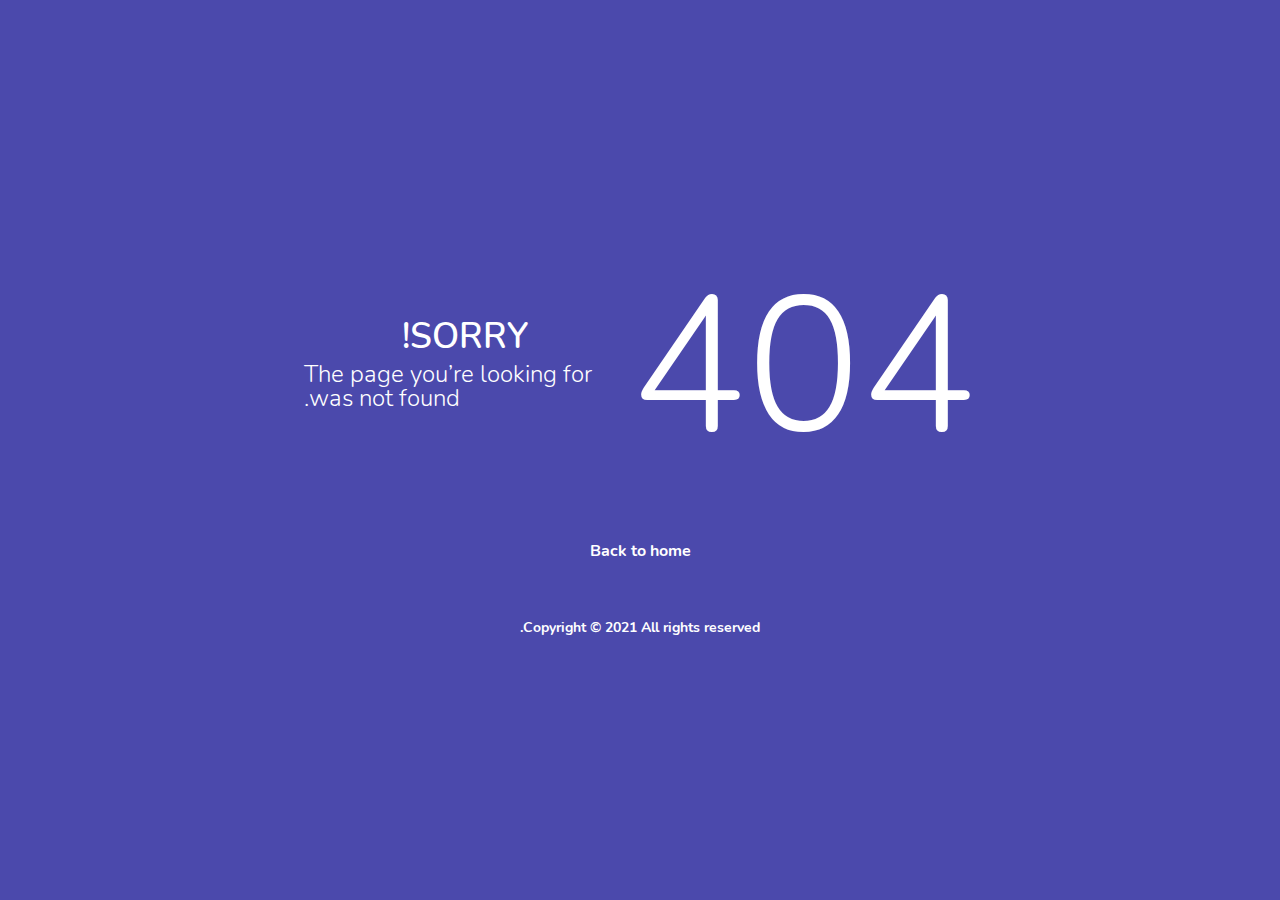
<file: template/pages/samples/error-404.html>
<!DOCTYPE html>
<html lang="en">

<head>
  <!-- Required meta tags -->
  <meta charset="utf-8">
  <meta name="viewport" content="width=device-width, initial-scale=1, shrink-to-fit=no">
  <title>Skydash Admin</title>
  <!-- plugins:css -->
  <link rel="stylesheet" href="../../vendors/feather/feather.css">
  <link rel="stylesheet" href="../../vendors/ti-icons/css/themify-icons.css">
  <link rel="stylesheet" href="../../vendors/css/vendor.bundle.base.css">
  <!-- endinject -->
  <!-- Plugin css for this page -->
  <!-- End plugin css for this page -->
  <!-- inject:css -->
  <link rel="stylesheet" href="../../css/vertical-layout-light/style.css">
  <!-- endinject -->
  <link rel="shortcut icon" href="../../images/favicon.png" />
</head>

<body>
  <div class="container-scroller">
    <div class="container-fluid page-body-wrapper full-page-wrapper">
      <div class="content-wrapper d-flex align-items-center text-center error-page bg-primary">
        <div class="row flex-grow">
          <div class="col-lg-7 mx-auto text-white">
            <div class="row align-items-center d-flex flex-row">
              <div class="col-lg-6 text-lg-right pr-lg-4">
                <h1 class="display-1 mb-0">404</h1>
              </div>
              <div class="col-lg-6 error-page-divider text-lg-left pl-lg-4">
                <h2>SORRY!</h2>
                <h3 class="font-weight-light">The page you’re looking for was not found.</h3>
              </div>
            </div>
            <div class="row mt-5">
              <div class="col-12 text-center mt-xl-2">
                <a class="text-white font-weight-medium" href="../../index.html">Back to home</a>
              </div>
            </div>
            <div class="row mt-5">
              <div class="col-12 mt-xl-2">
                <p class="text-white font-weight-medium text-center">Copyright &copy; 2021  All rights reserved.</p>
              </div>
            </div>
          </div>
        </div>
      </div>
      <!-- content-wrapper ends -->
    </div>
    <!-- page-body-wrapper ends -->
  </div>
  <!-- container-scroller -->
  <!-- plugins:js -->
  <script src="../../vendors/js/vendor.bundle.base.js"></script>
  <!-- endinject -->
  <!-- Plugin js for this page -->
  <!-- End plugin js for this page -->
  <!-- inject:js -->
  <script src="../../js/off-canvas.js"></script>
  <script src="../../js/hoverable-collapse.js"></script>
  <script src="../../js/template.js"></script>
  <script src="../../js/settings.js"></script>
  <script src="../../js/todolist.js"></script>
  <!-- endinject -->
</body>

</html>
</file>
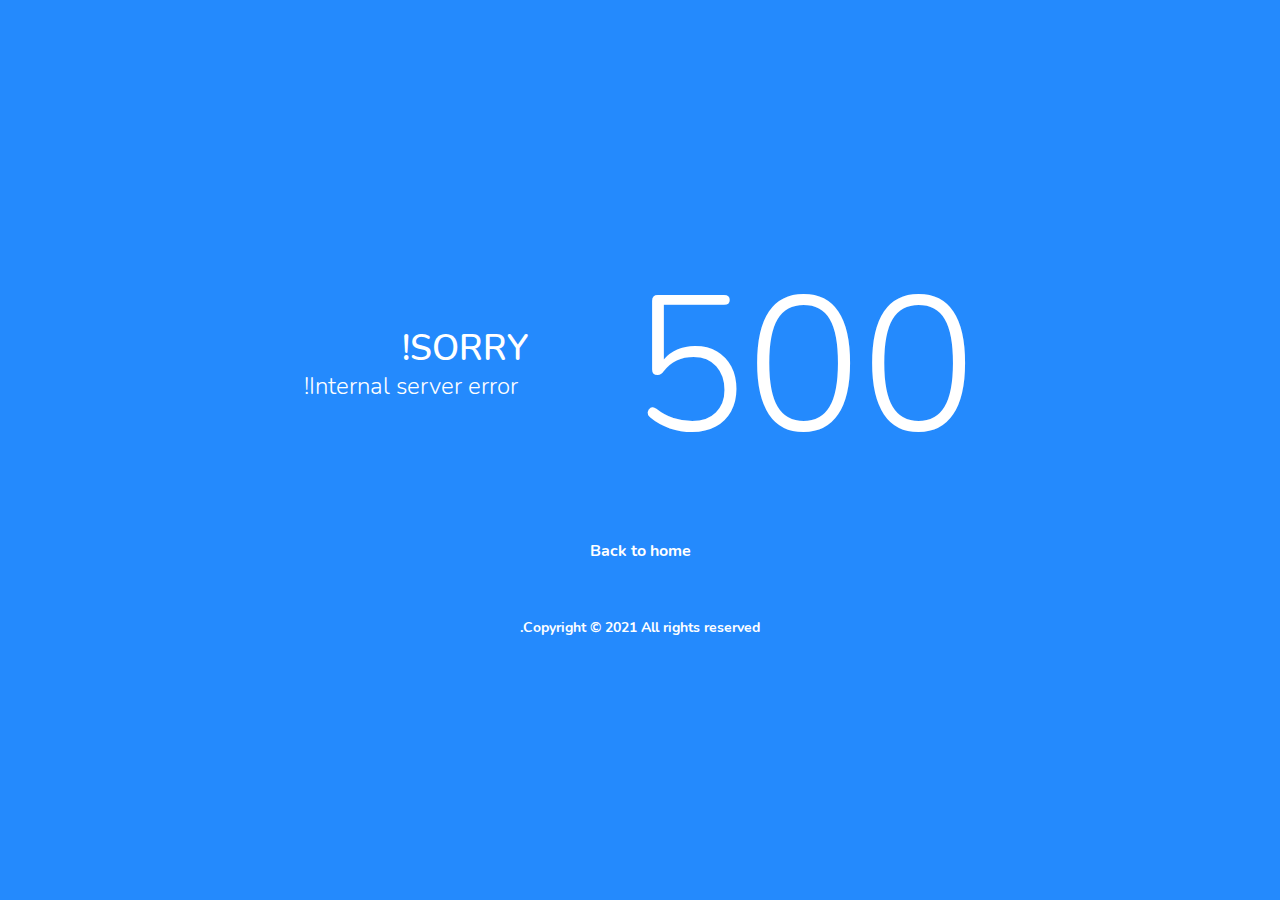
<file: template/pages/samples/error-500.html>
<!DOCTYPE html>
<html lang="en">

<head>
  <!-- Required meta tags -->
  <meta charset="utf-8">
  <meta name="viewport" content="width=device-width, initial-scale=1, shrink-to-fit=no">
  <title>Skydash Admin</title>
  <!-- plugins:css -->
  <link rel="stylesheet" href="../../vendors/feather/feather.css">
  <link rel="stylesheet" href="../../vendors/ti-icons/css/themify-icons.css">
  <link rel="stylesheet" href="../../vendors/css/vendor.bundle.base.css">
  <!-- endinject -->
  <!-- Plugin css for this page -->
  <!-- End plugin css for this page -->
  <!-- inject:css -->
  <link rel="stylesheet" href="../../css/vertical-layout-light/style.css">
  <!-- endinject -->
  <link rel="shortcut icon" href="../../images/favicon.png" />
</head>

<body>
  <div class="container-scroller">
    <div class="container-fluid page-body-wrapper full-page-wrapper">
      <div class="content-wrapper d-flex align-items-center text-center error-page bg-info">
        <div class="row flex-grow">
          <div class="col-lg-7 mx-auto text-white">
            <div class="row align-items-center d-flex flex-row">
              <div class="col-lg-6 text-lg-right pr-lg-4">
                <h1 class="display-1 mb-0">500</h1>
              </div>
              <div class="col-lg-6 error-page-divider text-lg-left pl-lg-4">
                <h2>SORRY!</h2>
                <h3 class="font-weight-light">Internal server error!</h3>
              </div>
            </div>
            <div class="row mt-5">
              <div class="col-12 text-center mt-xl-2">
                <a class="text-white font-weight-medium" href="../../index.html">Back to home</a>
              </div>
            </div>
            <div class="row mt-5">
              <div class="col-12 mt-xl-2">
                <p class="text-white font-weight-medium text-center">Copyright &copy; 2021  All rights reserved.</p>
              </div>
            </div>
          </div>
        </div>
      </div>
      <!-- content-wrapper ends -->
    </div>
    <!-- page-body-wrapper ends -->
  </div>
  <!-- container-scroller -->
  <!-- plugins:js -->
  <script src="../../vendors/js/vendor.bundle.base.js"></script>
  <!-- endinject -->
  <!-- Plugin js for this page -->
  <!-- End plugin js for this page -->
  <!-- inject:js -->
  <script src="../../js/off-canvas.js"></script>
  <script src="../../js/hoverable-collapse.js"></script>
  <script src="../../js/template.js"></script>
  <script src="../../js/settings.js"></script>
  <script src="../../js/todolist.js"></script>
  <!-- endinject -->
</body>

</html>
</file>
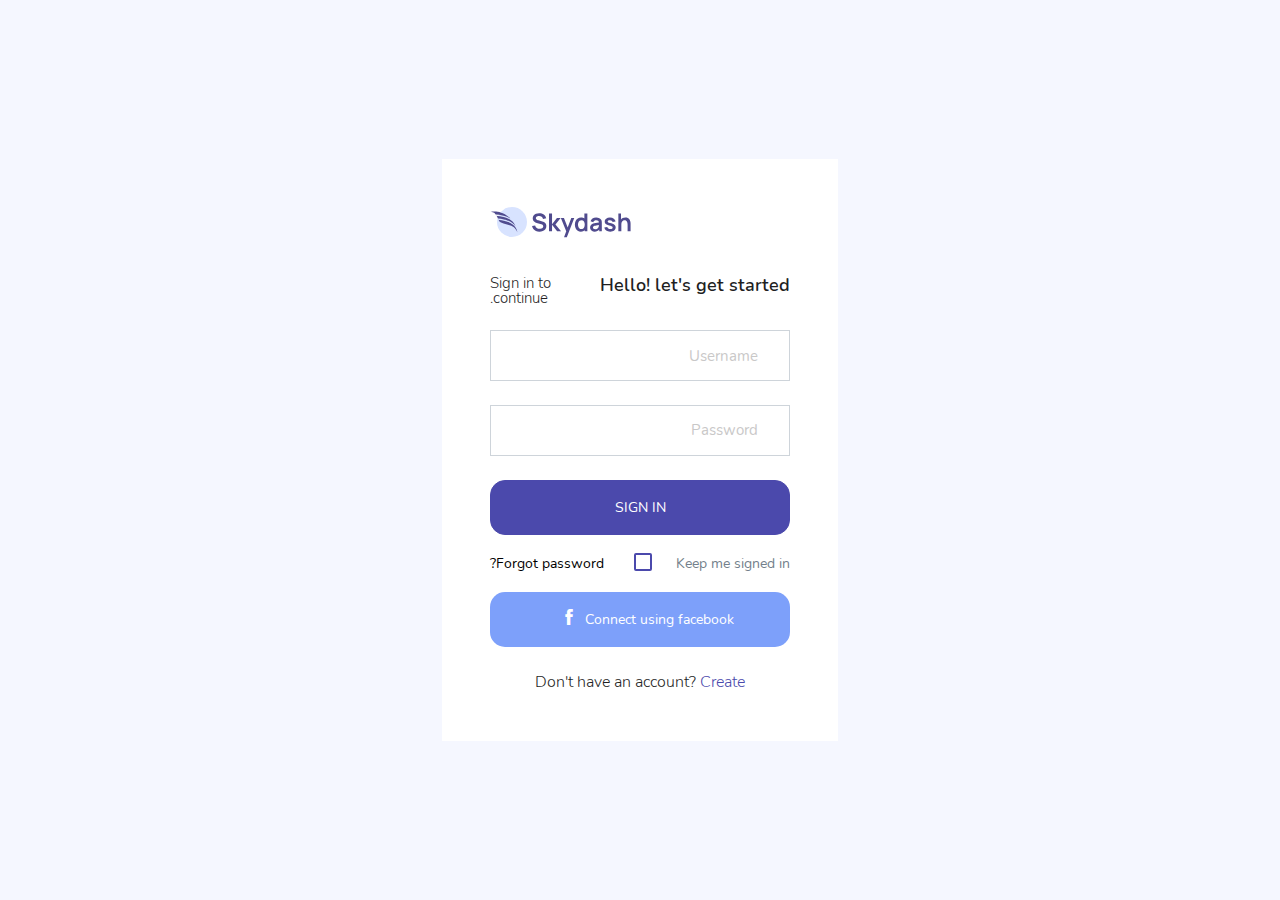
<file: template/pages/samples/login.html>
<!DOCTYPE html>
<html lang="en">

<head>
  <!-- Required meta tags -->
  <meta charset="utf-8">
  <meta name="viewport" content="width=device-width, initial-scale=1, shrink-to-fit=no">
  <title>Skydash Admin</title>
  <!-- plugins:css -->
  <link rel="stylesheet" href="../../vendors/feather/feather.css">
  <link rel="stylesheet" href="../../vendors/ti-icons/css/themify-icons.css">
  <link rel="stylesheet" href="../../vendors/css/vendor.bundle.base.css">
  <!-- endinject -->
  <!-- Plugin css for this page -->
  <!-- End plugin css for this page -->
  <!-- inject:css -->
  <link rel="stylesheet" href="../../css/vertical-layout-light/style.css">
  <!-- endinject -->
  <link rel="shortcut icon" href="../../images/favicon.png" />
</head>

<body>
  <div class="container-scroller">
    <div class="container-fluid page-body-wrapper full-page-wrapper">
      <div class="content-wrapper d-flex align-items-center auth px-0">
        <div class="row w-100 mx-0">
          <div class="col-lg-4 mx-auto">
            <div class="auth-form-light text-left py-5 px-4 px-sm-5">
              <div class="brand-logo">
                <img src="../../images/logo.svg" alt="logo">
              </div>
              <h4>Hello! let's get started</h4>
              <h6 class="font-weight-light">Sign in to continue.</h6>
              <form class="pt-3">
                <div class="form-group">
                  <input type="email" class="form-control form-control-lg" id="exampleInputEmail1" placeholder="Username">
                </div>
                <div class="form-group">
                  <input type="password" class="form-control form-control-lg" id="exampleInputPassword1" placeholder="Password">
                </div>
                <div class="mt-3">
                  <a class="btn btn-block btn-primary btn-lg font-weight-medium auth-form-btn" href="../../index.html">SIGN IN</a>
                </div>
                <div class="my-2 d-flex justify-content-between align-items-center">
                  <div class="form-check">
                    <label class="form-check-label text-muted">
                      <input type="checkbox" class="form-check-input">
                      Keep me signed in
                    </label>
                  </div>
                  <a href="#" class="auth-link text-black">Forgot password?</a>
                </div>
                <div class="mb-2">
                  <button type="button" class="btn btn-block btn-facebook auth-form-btn">
                    <i class="ti-facebook mr-2"></i>Connect using facebook
                  </button>
                </div>
                <div class="text-center mt-4 font-weight-light">
                  Don't have an account? <a href="register.html" class="text-primary">Create</a>
                </div>
              </form>
            </div>
          </div>
        </div>
      </div>
      <!-- content-wrapper ends -->
    </div>
    <!-- page-body-wrapper ends -->
  </div>
  <!-- container-scroller -->
  <!-- plugins:js -->
  <script src="../../vendors/js/vendor.bundle.base.js"></script>
  <!-- endinject -->
  <!-- Plugin js for this page -->
  <!-- End plugin js for this page -->
  <!-- inject:js -->
  <script src="../../js/off-canvas.js"></script>
  <script src="../../js/hoverable-collapse.js"></script>
  <script src="../../js/template.js"></script>
  <script src="../../js/settings.js"></script>
  <script src="../../js/todolist.js"></script>
  <!-- endinject -->
</body>

</html>
</file>
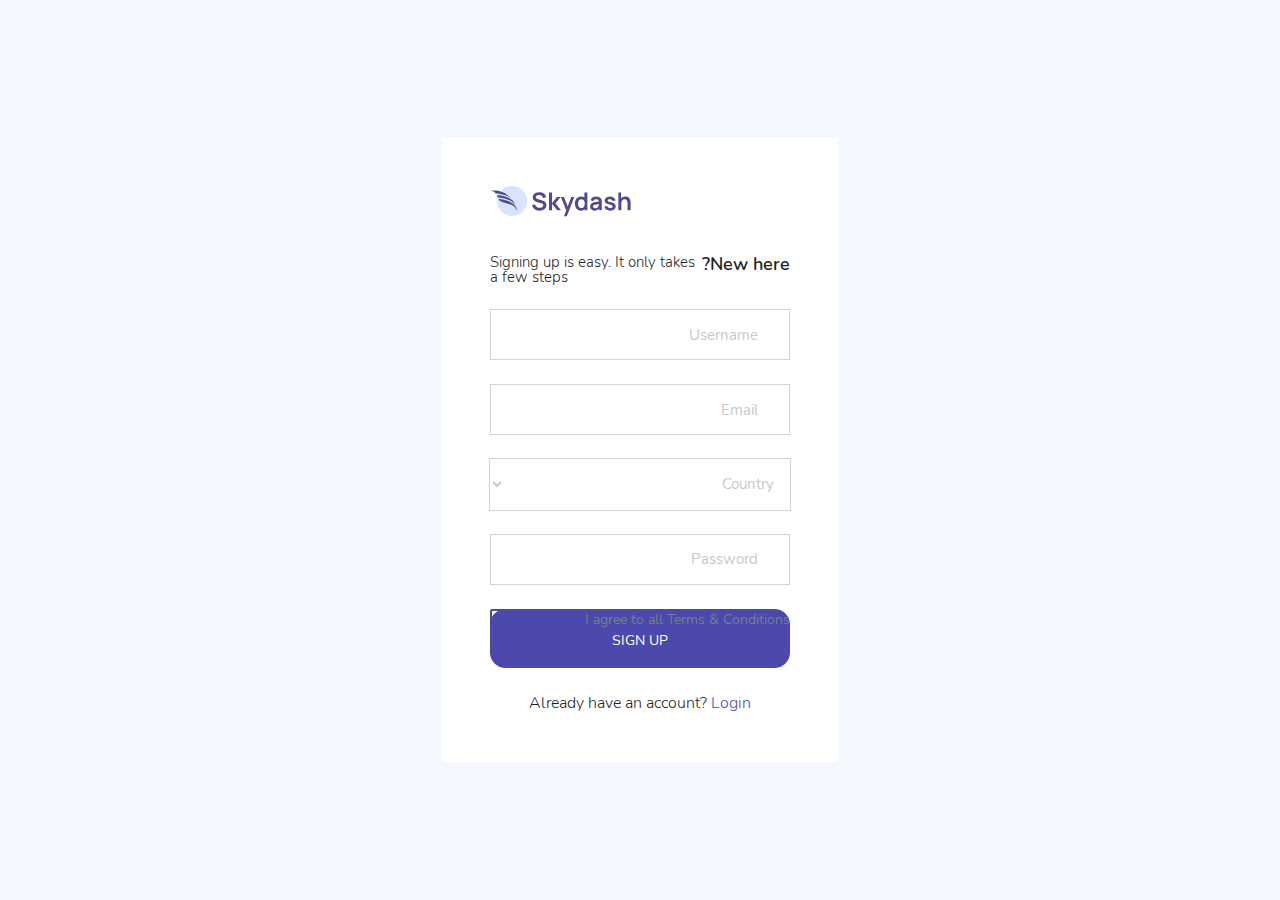
<file: template/pages/samples/register.html>
<!DOCTYPE html>
<html lang="en">

<head>
  <!-- Required meta tags -->
  <meta charset="utf-8">
  <meta name="viewport" content="width=device-width, initial-scale=1, shrink-to-fit=no">
  <title>Skydash Admin</title>
  <!-- plugins:css -->
  <link rel="stylesheet" href="../../vendors/feather/feather.css">
  <link rel="stylesheet" href="../../vendors/ti-icons/css/themify-icons.css">
  <link rel="stylesheet" href="../../vendors/css/vendor.bundle.base.css">
  <!-- endinject -->
  <!-- Plugin css for this page -->
  <!-- End plugin css for this page -->
  <!-- inject:css -->
  <link rel="stylesheet" href="../../css/vertical-layout-light/style.css">
  <!-- endinject -->
  <link rel="shortcut icon" href="../../images/favicon.png" />
</head>

<body>
  <div class="container-scroller">
    <div class="container-fluid page-body-wrapper full-page-wrapper">
      <div class="content-wrapper d-flex align-items-center auth px-0">
        <div class="row w-100 mx-0">
          <div class="col-lg-4 mx-auto">
            <div class="auth-form-light text-left py-5 px-4 px-sm-5">
              <div class="brand-logo">
                <img src="../../images/logo.svg" alt="logo">
              </div>
              <h4>New here?</h4>
              <h6 class="font-weight-light">Signing up is easy. It only takes a few steps</h6>
              <form class="pt-3">
                <div class="form-group">
                  <input type="text" class="form-control form-control-lg" id="exampleInputUsername1" placeholder="Username">
                </div>
                <div class="form-group">
                  <input type="email" class="form-control form-control-lg" id="exampleInputEmail1" placeholder="Email">
                </div>
                <div class="form-group">
                  <select class="form-control form-control-lg" id="exampleFormControlSelect2">
                    <option>Country</option>
                    <option>United States of America</option>
                    <option>United Kingdom</option>
                    <option>India</option>
                    <option>Germany</option>
                    <option>Argentina</option>
                  </select>
                </div>
                <div class="form-group">
                  <input type="password" class="form-control form-control-lg" id="exampleInputPassword1" placeholder="Password">
                </div>
                <div class="mb-4">
                  <div class="form-check">
                    <label class="form-check-label text-muted">
                      <input type="checkbox" class="form-check-input">
                      I agree to all Terms & Conditions
                    </label>
                  </div>
                </div>
                <div class="mt-3">
                  <a class="btn btn-block btn-primary btn-lg font-weight-medium auth-form-btn" href="../../index.html">SIGN UP</a>
                </div>
                <div class="text-center mt-4 font-weight-light">
                  Already have an account? <a href="login.html" class="text-primary">Login</a>
                </div>
              </form>
            </div>
          </div>
        </div>
      </div>
      <!-- content-wrapper ends -->
    </div>
    <!-- page-body-wrapper ends -->
  </div>
  <!-- container-scroller -->
  <!-- plugins:js -->
  <script src="../../vendors/js/vendor.bundle.base.js"></script>
  <!-- endinject -->
  <!-- Plugin js for this page -->
  <!-- End plugin js for this page -->
  <!-- inject:js -->
  <script src="../../js/off-canvas.js"></script>
  <script src="../../js/hoverable-collapse.js"></script>
  <script src="../../js/template.js"></script>
  <script src="../../js/settings.js"></script>
  <script src="../../js/todolist.js"></script>
  <!-- endinject -->
</body>

</html>
</file>
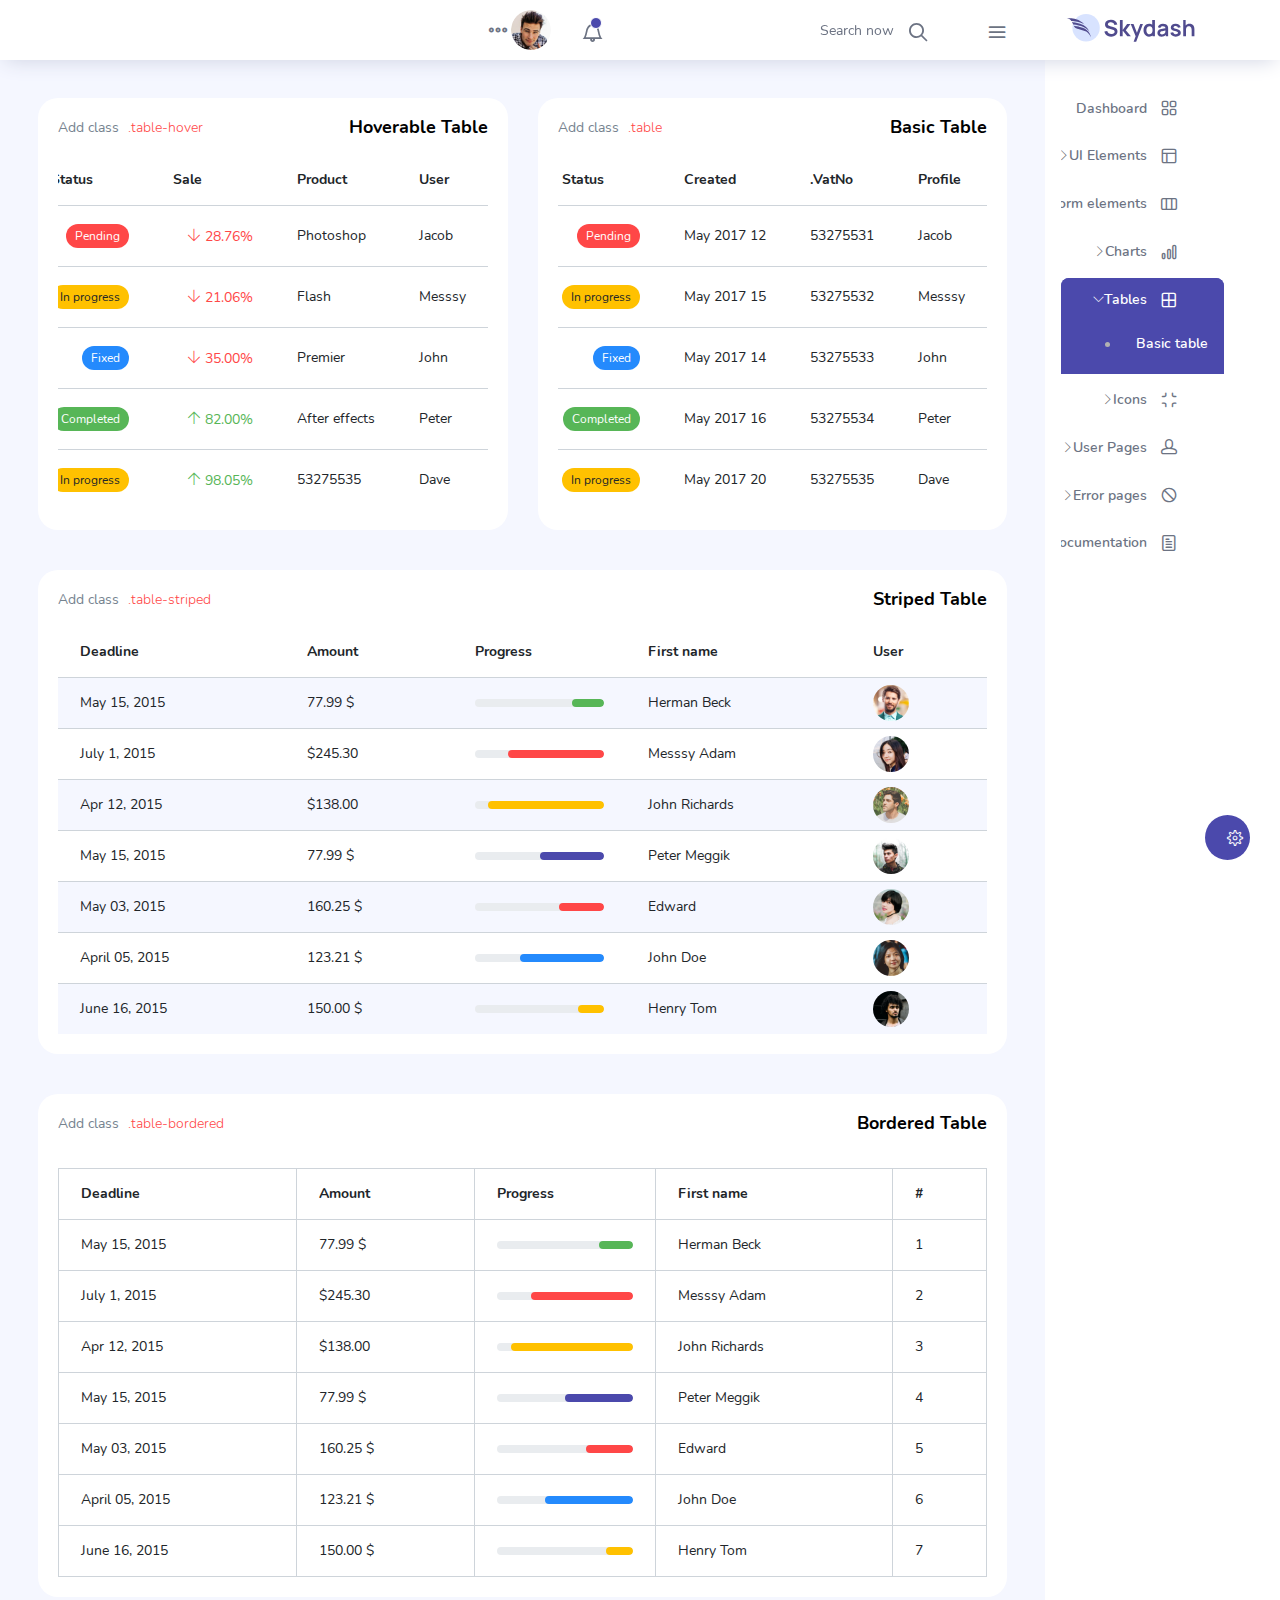
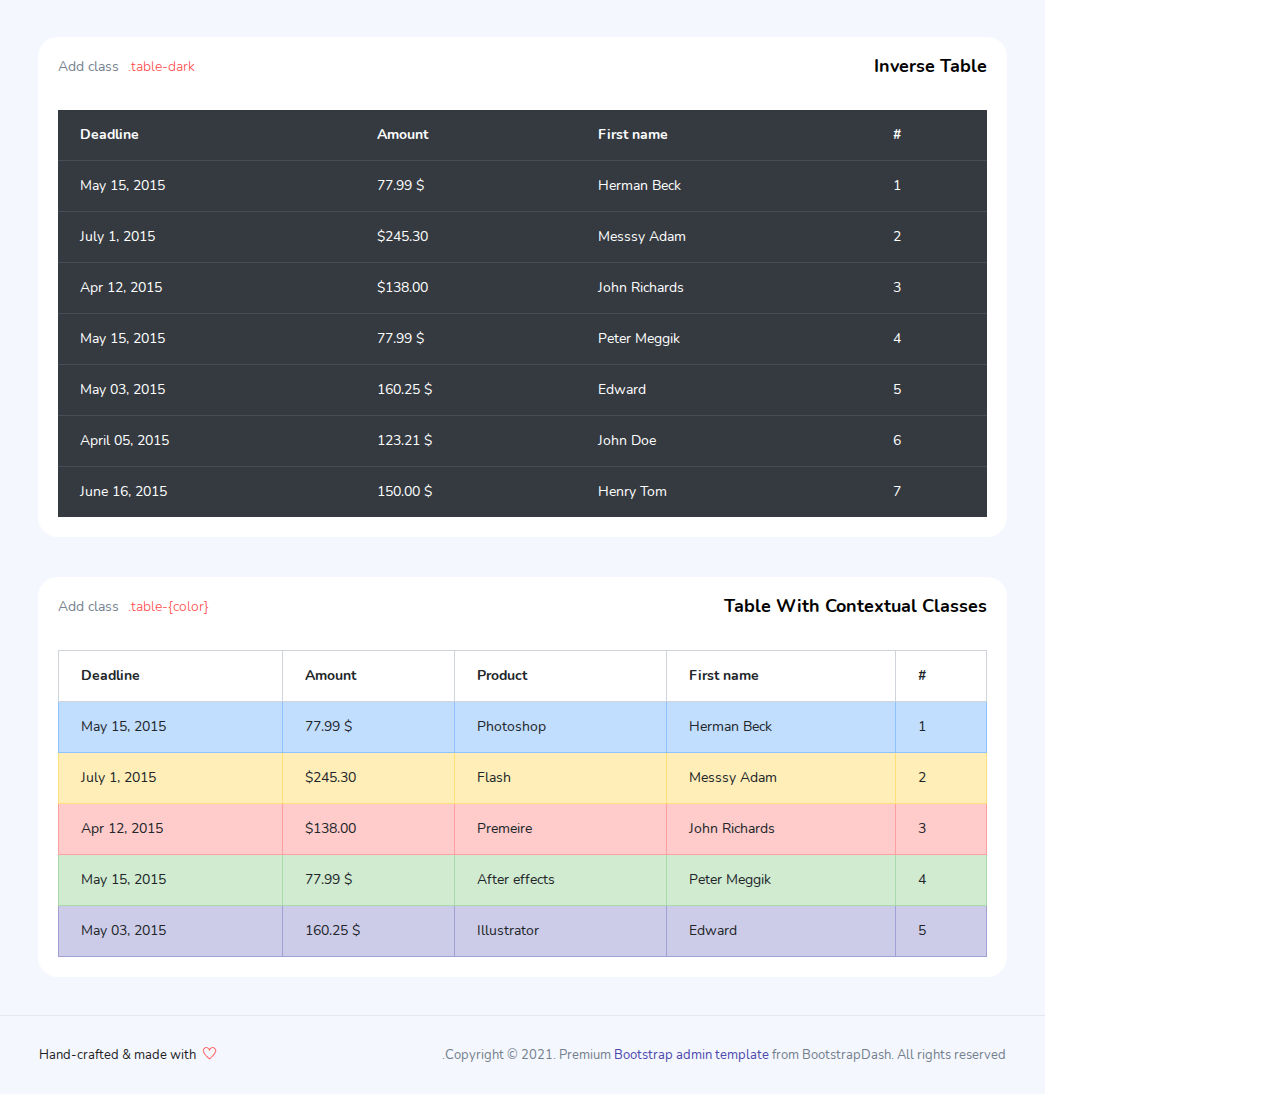
<file: template/pages/tables/basic-table.html>
<!DOCTYPE html>
<html lang="en">

<head>
  <!-- Required meta tags -->
  <meta charset="utf-8">
  <meta name="viewport" content="width=device-width, initial-scale=1, shrink-to-fit=no">
  <title>Skydash Admin</title>
  <!-- plugins:css -->
  <link rel="stylesheet" href="../../vendors/feather/feather.css">
  <link rel="stylesheet" href="../../vendors/ti-icons/css/themify-icons.css">
  <link rel="stylesheet" href="../../vendors/css/vendor.bundle.base.css">
  <!-- endinject -->
  <!-- Plugin css for this page -->
  <!-- End plugin css for this page -->
  <!-- inject:css -->
  <link rel="stylesheet" href="../../css/vertical-layout-light/style.css">
  <!-- endinject -->
  <link rel="shortcut icon" href="../../images/favicon.png" />
</head>

<body>
  <div class="container-scroller">
    <!-- partial:../../partials/_navbar.html -->
    <nav class="navbar col-lg-12 col-12 p-0 fixed-top d-flex flex-row">
      <div class="text-center navbar-brand-wrapper d-flex align-items-center justify-content-center">
        <a class="navbar-brand brand-logo mr-5" href="../../index.html"><img src="../../images/logo.svg" class="mr-2" alt="logo"/></a>
        <a class="navbar-brand brand-logo-mini" href="../../index.html"><img src="../../images/logo-mini.svg" alt="logo"/></a>
      </div>
      <div class="navbar-menu-wrapper d-flex align-items-center justify-content-end">
        <button class="navbar-toggler navbar-toggler align-self-center" type="button" data-toggle="minimize">
          <span class="icon-menu"></span>
        </button>
        <ul class="navbar-nav mr-lg-2">
          <li class="nav-item nav-search d-none d-lg-block">
            <div class="input-group">
              <div class="input-group-prepend hover-cursor" id="navbar-search-icon">
                <span class="input-group-text" id="search">
                  <i class="icon-search"></i>
                </span>
              </div>
              <input type="text" class="form-control" id="navbar-search-input" placeholder="Search now" aria-label="search" aria-describedby="search">
            </div>
          </li>
        </ul>
        <ul class="navbar-nav navbar-nav-right">
          <li class="nav-item dropdown">
            <a class="nav-link count-indicator dropdown-toggle" id="notificationDropdown" href="#" data-toggle="dropdown">
              <i class="icon-bell mx-0"></i>
              <span class="count"></span>
            </a>
            <div class="dropdown-menu dropdown-menu-right navbar-dropdown preview-list" aria-labelledby="notificationDropdown">
              <p class="mb-0 font-weight-normal float-left dropdown-header">Notifications</p>
              <a class="dropdown-item preview-item">
                <div class="preview-thumbnail">
                  <div class="preview-icon bg-success">
                    <i class="ti-info-alt mx-0"></i>
                  </div>
                </div>
                <div class="preview-item-content">
                  <h6 class="preview-subject font-weight-normal">Application Error</h6>
                  <p class="font-weight-light small-text mb-0 text-muted">
                    Just now
                  </p>
                </div>
              </a>
              <a class="dropdown-item preview-item">
                <div class="preview-thumbnail">
                  <div class="preview-icon bg-warning">
                    <i class="ti-settings mx-0"></i>
                  </div>
                </div>
                <div class="preview-item-content">
                  <h6 class="preview-subject font-weight-normal">Settings</h6>
                  <p class="font-weight-light small-text mb-0 text-muted">
                    Private message
                  </p>
                </div>
              </a>
              <a class="dropdown-item preview-item">
                <div class="preview-thumbnail">
                  <div class="preview-icon bg-info">
                    <i class="ti-user mx-0"></i>
                  </div>
                </div>
                <div class="preview-item-content">
                  <h6 class="preview-subject font-weight-normal">New user registration</h6>
                  <p class="font-weight-light small-text mb-0 text-muted">
                    2 days ago
                  </p>
                </div>
              </a>
            </div>
          </li>
          <li class="nav-item nav-profile dropdown">
            <a class="nav-link dropdown-toggle" href="#" data-toggle="dropdown" id="profileDropdown">
              <img src="../../images/faces/face28.jpg" alt="profile"/>
            </a>
            <div class="dropdown-menu dropdown-menu-right navbar-dropdown" aria-labelledby="profileDropdown">
              <a class="dropdown-item">
                <i class="ti-settings text-primary"></i>
                Settings
              </a>
              <a class="dropdown-item">
                <i class="ti-power-off text-primary"></i>
                Logout
              </a>
            </div>
          </li>
          <li class="nav-item nav-settings d-none d-lg-flex">
            <a class="nav-link" href="#">
              <i class="icon-ellipsis"></i>
            </a>
          </li>
        </ul>
        <button class="navbar-toggler navbar-toggler-right d-lg-none align-self-center" type="button" data-toggle="offcanvas">
          <span class="icon-menu"></span>
        </button>
      </div>
    </nav>
    <!-- partial -->
    <div class="container-fluid page-body-wrapper">
      <!-- partial:../../partials/_settings-panel.html -->
      <div class="theme-setting-wrapper">
        <div id="settings-trigger"><i class="ti-settings"></i></div>
        <div id="theme-settings" class="settings-panel">
          <i class="settings-close ti-close"></i>
          <p class="settings-heading">SIDEBAR SKINS</p>
          <div class="sidebar-bg-options selected" id="sidebar-light-theme"><div class="img-ss rounded-circle bg-light border mr-3"></div>Light</div>
          <div class="sidebar-bg-options" id="sidebar-dark-theme"><div class="img-ss rounded-circle bg-dark border mr-3"></div>Dark</div>
          <p class="settings-heading mt-2">HEADER SKINS</p>
          <div class="color-tiles mx-0 px-4">
            <div class="tiles success"></div>
            <div class="tiles warning"></div>
            <div class="tiles danger"></div>
            <div class="tiles info"></div>
            <div class="tiles dark"></div>
            <div class="tiles default"></div>
          </div>
        </div>
      </div>
      <div id="right-sidebar" class="settings-panel">
        <i class="settings-close ti-close"></i>
        <ul class="nav nav-tabs border-top" id="setting-panel" role="tablist">
          <li class="nav-item">
            <a class="nav-link active" id="todo-tab" data-toggle="tab" href="#todo-section" role="tab" aria-controls="todo-section" aria-expanded="true">TO DO LIST</a>
          </li>
          <li class="nav-item">
            <a class="nav-link" id="chats-tab" data-toggle="tab" href="#chats-section" role="tab" aria-controls="chats-section">CHATS</a>
          </li>
        </ul>
        <div class="tab-content" id="setting-content">
          <div class="tab-pane fade show active scroll-wrapper" id="todo-section" role="tabpanel" aria-labelledby="todo-section">
            <div class="add-items d-flex px-3 mb-0">
              <form class="form w-100">
                <div class="form-group d-flex">
                  <input type="text" class="form-control todo-list-input" placeholder="Add To-do">
                  <button type="submit" class="add btn btn-primary todo-list-add-btn" id="add-task">Add</button>
                </div>
              </form>
            </div>
            <div class="list-wrapper px-3">
              <ul class="d-flex flex-column-reverse todo-list">
                <li>
                  <div class="form-check">
                    <label class="form-check-label">
                      <input class="checkbox" type="checkbox">
                      Team review meeting at 3.00 PM
                    </label>
                  </div>
                  <i class="remove ti-close"></i>
                </li>
                <li>
                  <div class="form-check">
                    <label class="form-check-label">
                      <input class="checkbox" type="checkbox">
                      Prepare for presentation
                    </label>
                  </div>
                  <i class="remove ti-close"></i>
                </li>
                <li>
                  <div class="form-check">
                    <label class="form-check-label">
                      <input class="checkbox" type="checkbox">
                      Resolve all the low priority tickets due today
                    </label>
                  </div>
                  <i class="remove ti-close"></i>
                </li>
                <li class="completed">
                  <div class="form-check">
                    <label class="form-check-label">
                      <input class="checkbox" type="checkbox" checked>
                      Schedule meeting for next week
                    </label>
                  </div>
                  <i class="remove ti-close"></i>
                </li>
                <li class="completed">
                  <div class="form-check">
                    <label class="form-check-label">
                      <input class="checkbox" type="checkbox" checked>
                      Project review
                    </label>
                  </div>
                  <i class="remove ti-close"></i>
                </li>
              </ul>
            </div>
            <h4 class="px-3 text-muted mt-5 font-weight-light mb-0">Events</h4>
            <div class="events pt-4 px-3">
              <div class="wrapper d-flex mb-2">
                <i class="ti-control-record text-primary mr-2"></i>
                <span>Feb 11 2018</span>
              </div>
              <p class="mb-0 font-weight-thin text-gray">Creating component page build a js</p>
              <p class="text-gray mb-0">The total number of sessions</p>
            </div>
            <div class="events pt-4 px-3">
              <div class="wrapper d-flex mb-2">
                <i class="ti-control-record text-primary mr-2"></i>
                <span>Feb 7 2018</span>
              </div>
              <p class="mb-0 font-weight-thin text-gray">Meeting with Alisa</p>
              <p class="text-gray mb-0 ">Call Sarah Graves</p>
            </div>
          </div>
          <!-- To do section tab ends -->
          <div class="tab-pane fade" id="chats-section" role="tabpanel" aria-labelledby="chats-section">
            <div class="d-flex align-items-center justify-content-between border-bottom">
              <p class="settings-heading border-top-0 mb-3 pl-3 pt-0 border-bottom-0 pb-0">Friends</p>
              <small class="settings-heading border-top-0 mb-3 pt-0 border-bottom-0 pb-0 pr-3 font-weight-normal">See All</small>
            </div>
            <ul class="chat-list">
              <li class="list active">
                <div class="profile"><img src="../../images/faces/face1.jpg" alt="image"><span class="online"></span></div>
                <div class="info">
                  <p>Thomas Douglas</p>
                  <p>Available</p>
                </div>
                <small class="text-muted my-auto">19 min</small>
              </li>
              <li class="list">
                <div class="profile"><img src="../../images/faces/face2.jpg" alt="image"><span class="offline"></span></div>
                <div class="info">
                  <div class="wrapper d-flex">
                    <p>Catherine</p>
                  </div>
                  <p>Away</p>
                </div>
                <div class="badge badge-success badge-pill my-auto mx-2">4</div>
                <small class="text-muted my-auto">23 min</small>
              </li>
              <li class="list">
                <div class="profile"><img src="../../images/faces/face3.jpg" alt="image"><span class="online"></span></div>
                <div class="info">
                  <p>Daniel Russell</p>
                  <p>Available</p>
                </div>
                <small class="text-muted my-auto">14 min</small>
              </li>
              <li class="list">
                <div class="profile"><img src="../../images/faces/face4.jpg" alt="image"><span class="offline"></span></div>
                <div class="info">
                  <p>James Richardson</p>
                  <p>Away</p>
                </div>
                <small class="text-muted my-auto">2 min</small>
              </li>
              <li class="list">
                <div class="profile"><img src="../../images/faces/face5.jpg" alt="image"><span class="online"></span></div>
                <div class="info">
                  <p>Madeline Kennedy</p>
                  <p>Available</p>
                </div>
                <small class="text-muted my-auto">5 min</small>
              </li>
              <li class="list">
                <div class="profile"><img src="../../images/faces/face6.jpg" alt="image"><span class="online"></span></div>
                <div class="info">
                  <p>Sarah Graves</p>
                  <p>Available</p>
                </div>
                <small class="text-muted my-auto">47 min</small>
              </li>
            </ul>
          </div>
          <!-- chat tab ends -->
        </div>
      </div>
      <!-- partial -->
      <!-- partial:../../partials/_sidebar.html -->
      <nav class="sidebar sidebar-offcanvas" id="sidebar">
        <ul class="nav">
          <li class="nav-item">
            <a class="nav-link" href="../../index.html">
              <i class="icon-grid menu-icon"></i>
              <span class="menu-title">Dashboard</span>
            </a>
          </li>
          <li class="nav-item">
            <a class="nav-link" data-toggle="collapse" href="#ui-basic" aria-expanded="false" aria-controls="ui-basic">
              <i class="icon-layout menu-icon"></i>
              <span class="menu-title">UI Elements</span>
              <i class="menu-arrow"></i>
            </a>
            <div class="collapse" id="ui-basic">
              <ul class="nav flex-column sub-menu">
                <li class="nav-item"> <a class="nav-link" href="../../pages/ui-features/buttons.html">Buttons</a></li>
                <li class="nav-item"> <a class="nav-link" href="../../pages/ui-features/dropdowns.html">Dropdowns</a></li>
                <li class="nav-item"> <a class="nav-link" href="../../pages/ui-features/typography.html">Typography</a></li>
              </ul>
            </div>
          </li>
          <li class="nav-item">
            <a class="nav-link" data-toggle="collapse" href="#form-elements" aria-expanded="false" aria-controls="form-elements">
              <i class="icon-columns menu-icon"></i>
              <span class="menu-title">Form elements</span>
              <i class="menu-arrow"></i>
            </a>
            <div class="collapse" id="form-elements">
              <ul class="nav flex-column sub-menu">
                <li class="nav-item"><a class="nav-link" href="../../pages/forms/basic_elements.html">Basic Elements</a></li>
              </ul>
            </div>
          </li>
          <li class="nav-item">
            <a class="nav-link" data-toggle="collapse" href="#charts" aria-expanded="false" aria-controls="charts">
              <i class="icon-bar-graph menu-icon"></i>
              <span class="menu-title">Charts</span>
              <i class="menu-arrow"></i>
            </a>
            <div class="collapse" id="charts">
              <ul class="nav flex-column sub-menu">
                <li class="nav-item"> <a class="nav-link" href="../../pages/charts/chartjs.html">ChartJs</a></li>
              </ul>
            </div>
          </li>
          <li class="nav-item">
            <a class="nav-link" data-toggle="collapse" href="#tables" aria-expanded="false" aria-controls="tables">
              <i class="icon-grid-2 menu-icon"></i>
              <span class="menu-title">Tables</span>
              <i class="menu-arrow"></i>
            </a>
            <div class="collapse" id="tables">
              <ul class="nav flex-column sub-menu">
                <li class="nav-item"> <a class="nav-link" href="../../pages/tables/basic-table.html">Basic table</a></li>
              </ul>
            </div>
          </li>
          <li class="nav-item">
            <a class="nav-link" data-toggle="collapse" href="#icons" aria-expanded="false" aria-controls="icons">
              <i class="icon-contract menu-icon"></i>
              <span class="menu-title">Icons</span>
              <i class="menu-arrow"></i>
            </a>
            <div class="collapse" id="icons">
              <ul class="nav flex-column sub-menu">
                <li class="nav-item"> <a class="nav-link" href="../../pages/icons/mdi.html">Mdi icons</a></li>
              </ul>
            </div>
          </li>
          <li class="nav-item">
            <a class="nav-link" data-toggle="collapse" href="#auth" aria-expanded="false" aria-controls="auth">
              <i class="icon-head menu-icon"></i>
              <span class="menu-title">User Pages</span>
              <i class="menu-arrow"></i>
            </a>
            <div class="collapse" id="auth">
              <ul class="nav flex-column sub-menu">
                <li class="nav-item"> <a class="nav-link" href="../../pages/samples/login.html"> Login </a></li>
                <li class="nav-item"> <a class="nav-link" href="../../pages/samples/register.html"> Register </a></li>
              </ul>
            </div>
          </li>
          <li class="nav-item">
            <a class="nav-link" data-toggle="collapse" href="#error" aria-expanded="false" aria-controls="error">
              <i class="icon-ban menu-icon"></i>
              <span class="menu-title">Error pages</span>
              <i class="menu-arrow"></i>
            </a>
            <div class="collapse" id="error">
              <ul class="nav flex-column sub-menu">
                <li class="nav-item"> <a class="nav-link" href="../../pages/samples/error-404.html"> 404 </a></li>
                <li class="nav-item"> <a class="nav-link" href="../../pages/samples/error-500.html"> 500 </a></li>
              </ul>
            </div>
          </li>
          <li class="nav-item">
            <a class="nav-link" href="../../pages/documentation/documentation.html">
              <i class="icon-paper menu-icon"></i>
              <span class="menu-title">Documentation</span>
            </a>
          </li>
        </ul>
      </nav>
      <!-- partial -->
      <div class="main-panel">
        <div class="content-wrapper">
          <div class="row">
            <div class="col-lg-6 grid-margin stretch-card">
              <div class="card">
                <div class="card-body">
                  <h4 class="card-title">Basic Table</h4>
                  <p class="card-description">
                    Add class <code>.table</code>
                  </p>
                  <div class="table-responsive">
                    <table class="table">
                      <thead>
                        <tr>
                          <th>Profile</th>
                          <th>VatNo.</th>
                          <th>Created</th>
                          <th>Status</th>
                        </tr>
                      </thead>
                      <tbody>
                        <tr>
                          <td>Jacob</td>
                          <td>53275531</td>
                          <td>12 May 2017</td>
                          <td><label class="badge badge-danger">Pending</label></td>
                        </tr>
                        <tr>
                          <td>Messsy</td>
                          <td>53275532</td>
                          <td>15 May 2017</td>
                          <td><label class="badge badge-warning">In progress</label></td>
                        </tr>
                        <tr>
                          <td>John</td>
                          <td>53275533</td>
                          <td>14 May 2017</td>
                          <td><label class="badge badge-info">Fixed</label></td>
                        </tr>
                        <tr>
                          <td>Peter</td>
                          <td>53275534</td>
                          <td>16 May 2017</td>
                          <td><label class="badge badge-success">Completed</label></td>
                        </tr>
                        <tr>
                          <td>Dave</td>
                          <td>53275535</td>
                          <td>20 May 2017</td>
                          <td><label class="badge badge-warning">In progress</label></td>
                        </tr>
                      </tbody>
                    </table>
                  </div>
                </div>
              </div>
            </div>
            <div class="col-lg-6 grid-margin stretch-card">
              <div class="card">
                <div class="card-body">
                  <h4 class="card-title">Hoverable Table</h4>
                  <p class="card-description">
                    Add class <code>.table-hover</code>
                  </p>
                  <div class="table-responsive">
                    <table class="table table-hover">
                      <thead>
                        <tr>
                          <th>User</th>
                          <th>Product</th>
                          <th>Sale</th>
                          <th>Status</th>
                        </tr>
                      </thead>
                      <tbody>
                        <tr>
                          <td>Jacob</td>
                          <td>Photoshop</td>
                          <td class="text-danger"> 28.76% <i class="ti-arrow-down"></i></td>
                          <td><label class="badge badge-danger">Pending</label></td>
                        </tr>
                        <tr>
                          <td>Messsy</td>
                          <td>Flash</td>
                          <td class="text-danger"> 21.06% <i class="ti-arrow-down"></i></td>
                          <td><label class="badge badge-warning">In progress</label></td>
                        </tr>
                        <tr>
                          <td>John</td>
                          <td>Premier</td>
                          <td class="text-danger"> 35.00% <i class="ti-arrow-down"></i></td>
                          <td><label class="badge badge-info">Fixed</label></td>
                        </tr>
                        <tr>
                          <td>Peter</td>
                          <td>After effects</td>
                          <td class="text-success"> 82.00% <i class="ti-arrow-up"></i></td>
                          <td><label class="badge badge-success">Completed</label></td>
                        </tr>
                        <tr>
                          <td>Dave</td>
                          <td>53275535</td>
                          <td class="text-success"> 98.05% <i class="ti-arrow-up"></i></td>
                          <td><label class="badge badge-warning">In progress</label></td>
                        </tr>
                      </tbody>
                    </table>
                  </div>
                </div>
              </div>
            </div>
            <div class="col-lg-12 grid-margin stretch-card">
              <div class="card">
                <div class="card-body">
                  <h4 class="card-title">Striped Table</h4>
                  <p class="card-description">
                    Add class <code>.table-striped</code>
                  </p>
                  <div class="table-responsive">
                    <table class="table table-striped">
                      <thead>
                        <tr>
                          <th>
                            User
                          </th>
                          <th>
                            First name
                          </th>
                          <th>
                            Progress
                          </th>
                          <th>
                            Amount
                          </th>
                          <th>
                            Deadline
                          </th>
                        </tr>
                      </thead>
                      <tbody>
                        <tr>
                          <td class="py-1">
                            <img src="../../images/faces/face1.jpg" alt="image"/>
                          </td>
                          <td>
                            Herman Beck
                          </td>
                          <td>
                            <div class="progress">
                              <div class="progress-bar bg-success" role="progressbar" style="width: 25%" aria-valuenow="25" aria-valuemin="0" aria-valuemax="100"></div>
                            </div>
                          </td>
                          <td>
                            $ 77.99
                          </td>
                          <td>
                            May 15, 2015
                          </td>
                        </tr>
                        <tr>
                          <td class="py-1">
                            <img src="../../images/faces/face2.jpg" alt="image"/>
                          </td>
                          <td>
                            Messsy Adam
                          </td>
                          <td>
                            <div class="progress">
                              <div class="progress-bar bg-danger" role="progressbar" style="width: 75%" aria-valuenow="75" aria-valuemin="0" aria-valuemax="100"></div>
                            </div>
                          </td>
                          <td>
                            $245.30
                          </td>
                          <td>
                            July 1, 2015
                          </td>
                        </tr>
                        <tr>
                          <td class="py-1">
                            <img src="../../images/faces/face3.jpg" alt="image"/>
                          </td>
                          <td>
                            John Richards
                          </td>
                          <td>
                            <div class="progress">
                              <div class="progress-bar bg-warning" role="progressbar" style="width: 90%" aria-valuenow="90" aria-valuemin="0" aria-valuemax="100"></div>
                            </div>
                          </td>
                          <td>
                            $138.00
                          </td>
                          <td>
                            Apr 12, 2015
                          </td>
                        </tr>
                        <tr>
                          <td class="py-1">
                            <img src="../../images/faces/face4.jpg" alt="image"/>
                          </td>
                          <td>
                            Peter Meggik
                          </td>
                          <td>
                            <div class="progress">
                              <div class="progress-bar bg-primary" role="progressbar" style="width: 50%" aria-valuenow="50" aria-valuemin="0" aria-valuemax="100"></div>
                            </div>
                          </td>
                          <td>
                            $ 77.99
                          </td>
                          <td>
                            May 15, 2015
                          </td>
                        </tr>
                        <tr>
                          <td class="py-1">
                            <img src="../../images/faces/face5.jpg" alt="image"/>
                          </td>
                          <td>
                            Edward
                          </td>
                          <td>
                            <div class="progress">
                              <div class="progress-bar bg-danger" role="progressbar" style="width: 35%" aria-valuenow="35" aria-valuemin="0" aria-valuemax="100"></div>
                            </div>
                          </td>
                          <td>
                            $ 160.25
                          </td>
                          <td>
                            May 03, 2015
                          </td>
                        </tr>
                        <tr>
                          <td class="py-1">
                            <img src="../../images/faces/face6.jpg" alt="image"/>
                          </td>
                          <td>
                            John Doe
                          </td>
                          <td>
                            <div class="progress">
                              <div class="progress-bar bg-info" role="progressbar" style="width: 65%" aria-valuenow="65" aria-valuemin="0" aria-valuemax="100"></div>
                            </div>
                          </td>
                          <td>
                            $ 123.21
                          </td>
                          <td>
                            April 05, 2015
                          </td>
                        </tr>
                        <tr>
                          <td class="py-1">
                            <img src="../../images/faces/face7.jpg" alt="image"/>
                          </td>
                          <td>
                            Henry Tom
                          </td>
                          <td>
                            <div class="progress">
                              <div class="progress-bar bg-warning" role="progressbar" style="width: 20%" aria-valuenow="20" aria-valuemin="0" aria-valuemax="100"></div>
                            </div>
                          </td>
                          <td>
                            $ 150.00
                          </td>
                          <td>
                            June 16, 2015
                          </td>
                        </tr>
                      </tbody>
                    </table>
                  </div>
                </div>
              </div>
            </div>
            <div class="col-lg-12 grid-margin stretch-card">
              <div class="card">
                <div class="card-body">
                  <h4 class="card-title">Bordered table</h4>
                  <p class="card-description">
                    Add class <code>.table-bordered</code>
                  </p>
                  <div class="table-responsive pt-3">
                    <table class="table table-bordered">
                      <thead>
                        <tr>
                          <th>
                            #
                          </th>
                          <th>
                            First name
                          </th>
                          <th>
                            Progress
                          </th>
                          <th>
                            Amount
                          </th>
                          <th>
                            Deadline
                          </th>
                        </tr>
                      </thead>
                      <tbody>
                        <tr>
                          <td>
                            1
                          </td>
                          <td>
                            Herman Beck
                          </td>
                          <td>
                            <div class="progress">
                              <div class="progress-bar bg-success" role="progressbar" style="width: 25%" aria-valuenow="25" aria-valuemin="0" aria-valuemax="100"></div>
                            </div>
                          </td>
                          <td>
                            $ 77.99
                          </td>
                          <td>
                            May 15, 2015
                          </td>
                        </tr>
                        <tr>
                          <td>
                            2
                          </td>
                          <td>
                            Messsy Adam
                          </td>
                          <td>
                            <div class="progress">
                              <div class="progress-bar bg-danger" role="progressbar" style="width: 75%" aria-valuenow="75" aria-valuemin="0" aria-valuemax="100"></div>
                            </div>
                          </td>
                          <td>
                            $245.30
                          </td>
                          <td>
                            July 1, 2015
                          </td>
                        </tr>
                        <tr>
                          <td>
                            3
                          </td>
                          <td>
                            John Richards
                          </td>
                          <td>
                            <div class="progress">
                              <div class="progress-bar bg-warning" role="progressbar" style="width: 90%" aria-valuenow="90" aria-valuemin="0" aria-valuemax="100"></div>
                            </div>
                          </td>
                          <td>
                            $138.00
                          </td>
                          <td>
                            Apr 12, 2015
                          </td>
                        </tr>
                        <tr>
                          <td>
                            4
                          </td>
                          <td>
                            Peter Meggik
                          </td>
                          <td>
                            <div class="progress">
                              <div class="progress-bar bg-primary" role="progressbar" style="width: 50%" aria-valuenow="50" aria-valuemin="0" aria-valuemax="100"></div>
                            </div>
                          </td>
                          <td>
                            $ 77.99
                          </td>
                          <td>
                            May 15, 2015
                          </td>
                        </tr>
                        <tr>
                          <td>
                            5
                          </td>
                          <td>
                            Edward
                          </td>
                          <td>
                            <div class="progress">
                              <div class="progress-bar bg-danger" role="progressbar" style="width: 35%" aria-valuenow="35" aria-valuemin="0" aria-valuemax="100"></div>
                            </div>
                          </td>
                          <td>
                            $ 160.25
                          </td>
                          <td>
                            May 03, 2015
                          </td>
                        </tr>
                        <tr>
                          <td>
                            6
                          </td>
                          <td>
                            John Doe
                          </td>
                          <td>
                            <div class="progress">
                              <div class="progress-bar bg-info" role="progressbar" style="width: 65%" aria-valuenow="65" aria-valuemin="0" aria-valuemax="100"></div>
                            </div>
                          </td>
                          <td>
                            $ 123.21
                          </td>
                          <td>
                            April 05, 2015
                          </td>
                        </tr>
                        <tr>
                          <td>
                            7
                          </td>
                          <td>
                            Henry Tom
                          </td>
                          <td>
                            <div class="progress">
                              <div class="progress-bar bg-warning" role="progressbar" style="width: 20%" aria-valuenow="20" aria-valuemin="0" aria-valuemax="100"></div>
                            </div>
                          </td>
                          <td>
                            $ 150.00
                          </td>
                          <td>
                            June 16, 2015
                          </td>
                        </tr>
                      </tbody>
                    </table>
                  </div>
                </div>
              </div>
            </div>
            <div class="col-lg-12 grid-margin stretch-card">
              <div class="card">
                <div class="card-body">
                  <h4 class="card-title">Inverse table</h4>
                  <p class="card-description">
                    Add class <code>.table-dark</code>
                  </p>
                  <div class="table-responsive pt-3">
                    <table class="table table-dark">
                      <thead>
                        <tr>
                          <th>
                            #
                          </th>
                          <th>
                            First name
                          </th>
                          <th>
                            Amount
                          </th>
                          <th>
                            Deadline
                          </th>
                        </tr>
                      </thead>
                      <tbody>
                        <tr>
                          <td>
                            1
                          </td>
                          <td>
                            Herman Beck
                          </td>
                          <td>
                            $ 77.99
                          </td>
                          <td>
                            May 15, 2015
                          </td>
                        </tr>
                        <tr>
                          <td>
                            2
                          </td>
                          <td>
                            Messsy Adam
                          </td>
                          <td>
                            $245.30
                          </td>
                          <td>
                            July 1, 2015
                          </td>
                        </tr>
                        <tr>
                          <td>
                            3
                          </td>
                          <td>
                            John Richards
                          </td>
                          <td>
                            $138.00
                          </td>
                          <td>
                            Apr 12, 2015
                          </td>
                        </tr>
                        <tr>
                          <td>
                            4
                          </td>
                          <td>
                            Peter Meggik
                          </td>
                          <td>
                            $ 77.99
                          </td>
                          <td>
                            May 15, 2015
                          </td>
                        </tr>
                        <tr>
                          <td>
                            5
                          </td>
                          <td>
                            Edward
                          </td>
                          <td>
                            $ 160.25
                          </td>
                          <td>
                            May 03, 2015
                          </td>
                        </tr>
                        <tr>
                          <td>
                            6
                          </td>
                          <td>
                            John Doe
                          </td>
                          <td>
                            $ 123.21
                          </td>
                          <td>
                            April 05, 2015
                          </td>
                        </tr>
                        <tr>
                          <td>
                            7
                          </td>
                          <td>
                            Henry Tom
                          </td>
                          <td>
                            $ 150.00
                          </td>
                          <td>
                            June 16, 2015
                          </td>
                        </tr>
                      </tbody>
                    </table>
                  </div>
                </div>
              </div>
            </div>
            <div class="col-lg-12 stretch-card">
              <div class="card">
                <div class="card-body">
                  <h4 class="card-title">Table with contextual classes</h4>
                  <p class="card-description">
                    Add class <code>.table-{color}</code>
                  </p>
                  <div class="table-responsive pt-3">
                    <table class="table table-bordered">
                      <thead>
                        <tr>
                          <th>
                            #
                          </th>
                          <th>
                            First name
                          </th>
                          <th>
                            Product
                          </th>
                          <th>
                            Amount
                          </th>
                          <th>
                            Deadline
                          </th>
                        </tr>
                      </thead>
                      <tbody>
                        <tr class="table-info">
                          <td>
                            1
                          </td>
                          <td>
                            Herman Beck
                          </td>
                          <td>
                            Photoshop
                          </td>
                          <td>
                            $ 77.99
                          </td>
                          <td>
                            May 15, 2015
                          </td>
                        </tr>
                        <tr class="table-warning">
                          <td>
                            2
                          </td>
                          <td>
                            Messsy Adam
                          </td>
                          <td>
                            Flash
                          </td>
                          <td>
                            $245.30
                          </td>
                          <td>
                            July 1, 2015
                          </td>
                        </tr>
                        <tr class="table-danger">
                          <td>
                            3
                          </td>
                          <td>
                            John Richards
                          </td>
                          <td>
                            Premeire
                          </td>
                          <td>
                            $138.00
                          </td>
                          <td>
                            Apr 12, 2015
                          </td>
                        </tr>
                        <tr class="table-success">
                          <td>
                            4
                          </td>
                          <td>
                            Peter Meggik
                          </td>
                          <td>
                            After effects
                          </td>
                          <td>
                            $ 77.99
                          </td>
                          <td>
                            May 15, 2015
                          </td>
                        </tr>
                        <tr class="table-primary">
                          <td>
                            5
                          </td>
                          <td>
                            Edward
                          </td>
                          <td>
                            Illustrator
                          </td>
                          <td>
                            $ 160.25
                          </td>
                          <td>
                            May 03, 2015
                          </td>
                        </tr>
                      </tbody>
                    </table>
                  </div>
                </div>
              </div>
            </div>
          </div>
        </div>
        <!-- content-wrapper ends -->
        <!-- partial:../../partials/_footer.html -->
        <footer class="footer">
          <div class="d-sm-flex justify-content-center justify-content-sm-between">
            <span class="text-muted text-center text-sm-left d-block d-sm-inline-block">Copyright © 2021.  Premium <a href="https://www.bootstrapdash.com/" target="_blank">Bootstrap admin template</a> from BootstrapDash. All rights reserved.</span>
            <span class="float-none float-sm-right d-block mt-1 mt-sm-0 text-center">Hand-crafted & made with <i class="ti-heart text-danger ml-1"></i></span>
          </div>
        </footer>
        <!-- partial -->
      </div>
      <!-- main-panel ends -->
    </div>
    <!-- page-body-wrapper ends -->
  </div>
  <!-- container-scroller -->
  <!-- plugins:js -->
  <script src="../../vendors/js/vendor.bundle.base.js"></script>
  <!-- endinject -->
  <!-- Plugin js for this page -->
  <!-- End plugin js for this page -->
  <!-- inject:js -->
  <script src="../../js/off-canvas.js"></script>
  <script src="../../js/hoverable-collapse.js"></script>
  <script src="../../js/template.js"></script>
  <script src="../../js/settings.js"></script>
  <script src="../../js/todolist.js"></script>
  <!-- endinject -->
  <!-- Custom js for this page-->
  <!-- End custom js for this page-->
</body>

</html>
</file>
<file: template/vendors/feather/feather.css>
@charset "UTF-8";
 
@font-face {
  font-family: "feather";
  src:url("fonts/feather-webfont.eot");
  src:url("fonts/feather-webfont.eot?#iefix") format("embedded-opentype"),
    url("fonts/feather-webfont.woff") format("woff"),
    url("fonts/feather-webfont.ttf") format("truetype"),
    url("fonts/feather-webfont.svg#feather") format("svg");
  font-weight: normal;
  font-style: normal;
}

/* Character Mapping Method */
 
[data-icon]:before {
  display: inline-block;
  font-family: "feather";
  content: attr(data-icon);
  font-style: normal;
  font-weight: normal;
  font-variant: normal;
  text-transform: none;
  speak: none;
  line-height: 1;
  -webkit-font-smoothing: antialiased;
  -moz-osx-font-smoothing: grayscale;
}

/* CSS Class Mapping Method */
 
[class^="icon-"],
[class*=" icon-"] {
  display: inline-block;
  font-family: "feather";
  font-style: normal;
  font-weight: normal;
  font-variant: normal;
  text-transform: none;
  speak: none;
  line-height: 1;
  -webkit-font-smoothing: antialiased;
  -moz-osx-font-smoothing: grayscale;
}

.icon-eye:before {
  content: "\e000";
}

.icon-paper-clip:before {
  content: "\e001";
}

.icon-mail:before {
  content: "\e002";
}

.icon-mail:before {
  content: "\e002";
}

.icon-toggle:before {
  content: "\e003";
}

.icon-layout:before {
  content: "\e004";
}

.icon-link:before {
  content: "\e005";
}

.icon-bell:before {
  content: "\e006";
}

.icon-lock:before {
  content: "\e007";
}

.icon-unlock:before {
  content: "\e008";
}

.icon-ribbon:before {
  content: "\e009";
}

.icon-image:before {
  content: "\e010";
}

.icon-signal:before {
  content: "\e011";
}

.icon-target:before {
  content: "\e012";
}

.icon-clipboard:before {
  content: "\e013";
}

.icon-clock:before {
  content: "\e014";
}

.icon-clock:before {
  content: "\e014";
}

.icon-watch:before {
  content: "\e015";
}

.icon-air-play:before {
  content: "\e016";
}

.icon-camera:before {
  content: "\e017";
}

.icon-video:before {
  content: "\e018";
}

.icon-disc:before {
  content: "\e019";
}

.icon-printer:before {
  content: "\e020";
}

.icon-monitor:before {
  content: "\e021";
}

.icon-server:before {
  content: "\e022";
}

.icon-cog:before {
  content: "\e023";
}

.icon-heart:before {
  content: "\e024";
}

.icon-paragraph:before {
  content: "\e025";
}

.icon-align-justify:before {
  content: "\e026";
}

.icon-align-left:before {
  content: "\e027";
}

.icon-align-center:before {
  content: "\e028";
}

.icon-align-right:before {
  content: "\e029";
}

.icon-book:before {
  content: "\e030";
}

.icon-layers:before {
  content: "\e031";
}

.icon-stack:before {
  content: "\e032";
}

.icon-stack-2:before {
  content: "\e033";
}

.icon-paper:before {
  content: "\e034";
}

.icon-paper-stack:before {
  content: "\e035";
}

.icon-search:before {
  content: "\e036";
}

.icon-zoom-in:before {
  content: "\e037";
}

.icon-zoom-out:before {
  content: "\e038";
}

.icon-reply:before {
  content: "\e039";
}

.icon-circle-plus:before {
  content: "\e040";
}

.icon-circle-minus:before {
  content: "\e041";
}

.icon-circle-check:before {
  content: "\e042";
}

.icon-circle-cross:before {
  content: "\e043";
}

.icon-square-plus:before {
  content: "\e044";
}

.icon-square-minus:before {
  content: "\e045";
}

.icon-square-check:before {
  content: "\e046";
}

.icon-square-cross:before {
  content: "\e047";
}

.icon-microphone:before {
  content: "\e048";
}

.icon-record:before {
  content: "\e049";
}

.icon-skip-back:before {
  content: "\e050";
}

.icon-rewind:before {
  content: "\e051";
}

.icon-play:before {
  content: "\e052";
}

.icon-pause:before {
  content: "\e053";
}

.icon-stop:before {
  content: "\e054";
}

.icon-fast-forward:before {
  content: "\e055";
}

.icon-skip-forward:before {
  content: "\e056";
}

.icon-shuffle:before {
  content: "\e057";
}

.icon-repeat:before {
  content: "\e058";
}

.icon-folder:before {
  content: "\e059";
}

.icon-umbrella:before {
  content: "\e060";
}

.icon-moon:before {
  content: "\e061";
}

.icon-thermometer:before {
  content: "\e062";
}

.icon-drop:before {
  content: "\e063";
}

.icon-sun:before {
  content: "\e064";
}

.icon-cloud:before {
  content: "\e065";
}

.icon-cloud-upload:before {
  content: "\e066";
}

.icon-cloud-download:before {
  content: "\e067";
}

.icon-upload:before {
  content: "\e068";
}

.icon-download:before {
  content: "\e069";
}

.icon-location:before {
  content: "\e070";
}

.icon-location-2:before {
  content: "\e071";
}

.icon-map:before {
  content: "\e072";
}

.icon-battery:before {
  content: "\e073";
}

.icon-head:before {
  content: "\e074";
}

.icon-briefcase:before {
  content: "\e075";
}

.icon-speech-bubble:before {
  content: "\e076";
}

.icon-anchor:before {
  content: "\e077";
}

.icon-globe:before {
  content: "\e078";
}

.icon-box:before {
  content: "\e079";
}

.icon-reload:before {
  content: "\e080";
}

.icon-share:before {
  content: "\e081";
}

.icon-marquee:before {
  content: "\e082";
}

.icon-marquee-plus:before {
  content: "\e083";
}

.icon-marquee-minus:before {
  content: "\e084";
}

.icon-tag:before {
  content: "\e085";
}

.icon-power:before {
  content: "\e086";
}

.icon-command:before {
  content: "\e087";
}

.icon-alt:before {
  content: "\e088";
}

.icon-esc:before {
  content: "\e089";
}

.icon-bar-graph:before {
  content: "\e090";
}

.icon-bar-graph-2:before {
  content: "\e091";
}

.icon-pie-graph:before {
  content: "\e092";
}

.icon-star:before {
  content: "\e093";
}

.icon-arrow-left:before {
  content: "\e094";
}

.icon-arrow-right:before {
  content: "\e095";
}

.icon-arrow-up:before {
  content: "\e096";
}

.icon-arrow-down:before {
  content: "\e097";
}

.icon-volume:before {
  content: "\e098";
}

.icon-mute:before {
  content: "\e099";
}

.icon-content-right:before {
  content: "\e100";
}

.icon-content-left:before {
  content: "\e101";
}

.icon-grid:before {
  content: "\e102";
}

.icon-grid-2:before {
  content: "\e103";
}

.icon-columns:before {
  content: "\e104";
}

.icon-loader:before {
  content: "\e105";
}

.icon-bag:before {
  content: "\e106";
}

.icon-ban:before {
  content: "\e107";
}

.icon-flag:before {
  content: "\e108";
}

.icon-trash:before {
  content: "\e109";
}

.icon-expand:before {
  content: "\e110";
}

.icon-contract:before {
  content: "\e111";
}

.icon-maximize:before {
  content: "\e112";
}

.icon-minimize:before {
  content: "\e113";
}

.icon-plus:before {
  content: "\e114";
}

.icon-minus:before {
  content: "\e115";
}

.icon-check:before {
  content: "\e116";
}

.icon-cross:before {
  content: "\e117";
}

.icon-move:before {
  content: "\e118";
}

.icon-delete:before {
  content: "\e119";
}

.icon-menu:before {
  content: "\e120";
}

.icon-archive:before {
  content: "\e121";
}

.icon-inbox:before {
  content: "\e122";
}

.icon-outbox:before {
  content: "\e123";
}

.icon-file:before {
  content: "\e124";
}

.icon-file-add:before {
  content: "\e125";
}

.icon-file-subtract:before {
  content: "\e126";
}

.icon-help:before {
  content: "\e127";
}

.icon-open:before {
  content: "\e128";
}

.icon-ellipsis:before {
  content: "\e129";
}
</file>
<file: template/vendors/ti-icons/css/themify-icons.css>
@font-face {
	font-family: 'themify';
	src:url('../fonts/themify.eot');
	src:url('../fonts/themify.eot?#iefix') format('embedded-opentype'),
		url('../fonts/themify.woff') format('woff'),
		url('../fonts/themify.ttf') format('truetype'),
		url('../fonts/themify.svg') format('svg');
	font-weight: normal;
	font-style: normal;
}

[class^="ti-"], [class*=" ti-"] {
	font-family: 'themify';
	speak: none;
	font-style: normal;
	font-weight: normal;
	font-variant: normal;
	text-transform: none;
	line-height: 1;

	/* Better Font Rendering =========== */
	-webkit-font-smoothing: antialiased;
	-moz-osx-font-smoothing: grayscale;
}

.ti-wand:before {
	content: "\e600";
}
.ti-volume:before {
	content: "\e601";
}
.ti-user:before {
	content: "\e602";
}
.ti-unlock:before {
	content: "\e603";
}
.ti-unlink:before {
	content: "\e604";
}
.ti-trash:before {
	content: "\e605";
}
.ti-thought:before {
	content: "\e606";
}
.ti-target:before {
	content: "\e607";
}
.ti-tag:before {
	content: "\e608";
}
.ti-tablet:before {
	content: "\e609";
}
.ti-star:before {
	content: "\e60a";
}
.ti-spray:before {
	content: "\e60b";
}
.ti-signal:before {
	content: "\e60c";
}
.ti-shopping-cart:before {
	content: "\e60d";
}
.ti-shopping-cart-full:before {
	content: "\e60e";
}
.ti-settings:before {
	content: "\e60f";
}
.ti-search:before {
	content: "\e610";
}
.ti-zoom-in:before {
	content: "\e611";
}
.ti-zoom-out:before {
	content: "\e612";
}
.ti-cut:before {
	content: "\e613";
}
.ti-ruler:before {
	content: "\e614";
}
.ti-ruler-pencil:before {
	content: "\e615";
}
.ti-ruler-alt:before {
	content: "\e616";
}
.ti-bookmark:before {
	content: "\e617";
}
.ti-bookmark-alt:before {
	content: "\e618";
}
.ti-reload:before {
	content: "\e619";
}
.ti-plus:before {
	content: "\e61a";
}
.ti-pin:before {
	content: "\e61b";
}
.ti-pencil:before {
	content: "\e61c";
}
.ti-pencil-alt:before {
	content: "\e61d";
}
.ti-paint-roller:before {
	content: "\e61e";
}
.ti-paint-bucket:before {
	content: "\e61f";
}
.ti-na:before {
	content: "\e620";
}
.ti-mobile:before {
	content: "\e621";
}
.ti-minus:before {
	content: "\e622";
}
.ti-medall:before {
	content: "\e623";
}
.ti-medall-alt:before {
	content: "\e624";
}
.ti-marker:before {
	content: "\e625";
}
.ti-marker-alt:before {
	content: "\e626";
}
.ti-arrow-up:before {
	content: "\e627";
}
.ti-arrow-right:before {
	content: "\e628";
}
.ti-arrow-left:before {
	content: "\e629";
}
.ti-arrow-down:before {
	content: "\e62a";
}
.ti-lock:before {
	content: "\e62b";
}
.ti-location-arrow:before {
	content: "\e62c";
}
.ti-link:before {
	content: "\e62d";
}
.ti-layout:before {
	content: "\e62e";
}
.ti-layers:before {
	content: "\e62f";
}
.ti-layers-alt:before {
	content: "\e630";
}
.ti-key:before {
	content: "\e631";
}
.ti-import:before {
	content: "\e632";
}
.ti-image:before {
	content: "\e633";
}
.ti-heart:before {
	content: "\e634";
}
.ti-heart-broken:before {
	content: "\e635";
}
.ti-hand-stop:before {
	content: "\e636";
}
.ti-hand-open:before {
	content: "\e637";
}
.ti-hand-drag:before {
	content: "\e638";
}
.ti-folder:before {
	content: "\e639";
}
.ti-flag:before {
	content: "\e63a";
}
.ti-flag-alt:before {
	content: "\e63b";
}
.ti-flag-alt-2:before {
	content: "\e63c";
}
.ti-eye:before {
	content: "\e63d";
}
.ti-export:before {
	content: "\e63e";
}
.ti-exchange-vertical:before {
	content: "\e63f";
}
.ti-desktop:before {
	content: "\e640";
}
.ti-cup:before {
	content: "\e641";
}
.ti-crown:before {
	content: "\e642";
}
.ti-comments:before {
	content: "\e643";
}
.ti-comment:before {
	content: "\e644";
}
.ti-comment-alt:before {
	content: "\e645";
}
.ti-close:before {
	content: "\e646";
}
.ti-clip:before {
	content: "\e647";
}
.ti-angle-up:before {
	content: "\e648";
}
.ti-angle-right:before {
	content: "\e649";
}
.ti-angle-left:before {
	content: "\e64a";
}
.ti-angle-down:before {
	content: "\e64b";
}
.ti-check:before {
	content: "\e64c";
}
.ti-check-box:before {
	content: "\e64d";
}
.ti-camera:before {
	content: "\e64e";
}
.ti-announcement:before {
	content: "\e64f";
}
.ti-brush:before {
	content: "\e650";
}
.ti-briefcase:before {
	content: "\e651";
}
.ti-bolt:before {
	content: "\e652";
}
.ti-bolt-alt:before {
	content: "\e653";
}
.ti-blackboard:before {
	content: "\e654";
}
.ti-bag:before {
	content: "\e655";
}
.ti-move:before {
	content: "\e656";
}
.ti-arrows-vertical:before {
	content: "\e657";
}
.ti-arrows-horizontal:before {
	content: "\e658";
}
.ti-fullscreen:before {
	content: "\e659";
}
.ti-arrow-top-right:before {
	content: "\e65a";
}
.ti-arrow-top-left:before {
	content: "\e65b";
}
.ti-arrow-circle-up:before {
	content: "\e65c";
}
.ti-arrow-circle-right:before {
	content: "\e65d";
}
.ti-arrow-circle-left:before {
	content: "\e65e";
}
.ti-arrow-circle-down:before {
	content: "\e65f";
}
.ti-angle-double-up:before {
	content: "\e660";
}
.ti-angle-double-right:before {
	content: "\e661";
}
.ti-angle-double-left:before {
	content: "\e662";
}
.ti-angle-double-down:before {
	content: "\e663";
}
.ti-zip:before {
	content: "\e664";
}
.ti-world:before {
	content: "\e665";
}
.ti-wheelchair:before {
	content: "\e666";
}
.ti-view-list:before {
	content: "\e667";
}
.ti-view-list-alt:before {
	content: "\e668";
}
.ti-view-grid:before {
	content: "\e669";
}
.ti-uppercase:before {
	content: "\e66a";
}
.ti-upload:before {
	content: "\e66b";
}
.ti-underline:before {
	content: "\e66c";
}
.ti-truck:before {
	content: "\e66d";
}
.ti-timer:before {
	content: "\e66e";
}
.ti-ticket:before {
	content: "\e66f";
}
.ti-thumb-up:before {
	content: "\e670";
}
.ti-thumb-down:before {
	content: "\e671";
}
.ti-text:before {
	content: "\e672";
}
.ti-stats-up:before {
	content: "\e673";
}
.ti-stats-down:before {
	content: "\e674";
}
.ti-split-v:before {
	content: "\e675";
}
.ti-split-h:before {
	content: "\e676";
}
.ti-smallcap:before {
	content: "\e677";
}
.ti-shine:before {
	content: "\e678";
}
.ti-shift-right:before {
	content: "\e679";
}
.ti-shift-left:before {
	content: "\e67a";
}
.ti-shield:before {
	content: "\e67b";
}
.ti-notepad:before {
	content: "\e67c";
}
.ti-server:before {
	content: "\e67d";
}
.ti-quote-right:before {
	content: "\e67e";
}
.ti-quote-left:before {
	content: "\e67f";
}
.ti-pulse:before {
	content: "\e680";
}
.ti-printer:before {
	content: "\e681";
}
.ti-power-off:before {
	content: "\e682";
}
.ti-plug:before {
	content: "\e683";
}
.ti-pie-chart:before {
	content: "\e684";
}
.ti-paragraph:before {
	content: "\e685";
}
.ti-panel:before {
	content: "\e686";
}
.ti-package:before {
	content: "\e687";
}
.ti-music:before {
	content: "\e688";
}
.ti-music-alt:before {
	content: "\e689";
}
.ti-mouse:before {
	content: "\e68a";
}
.ti-mouse-alt:before {
	content: "\e68b";
}
.ti-money:before {
	content: "\e68c";
}
.ti-microphone:before {
	content: "\e68d";
}
.ti-menu:before {
	content: "\e68e";
}
.ti-menu-alt:before {
	content: "\e68f";
}
.ti-map:before {
	content: "\e690";
}
.ti-map-alt:before {
	content: "\e691";
}
.ti-loop:before {
	content: "\e692";
}
.ti-location-pin:before {
	content: "\e693";
}
.ti-list:before {
	content: "\e694";
}
.ti-light-bulb:before {
	content: "\e695";
}
.ti-Italic:before {
	content: "\e696";
}
.ti-info:before {
	content: "\e697";
}
.ti-infinite:before {
	content: "\e698";
}
.ti-id-badge:before {
	content: "\e699";
}
.ti-hummer:before {
	content: "\e69a";
}
.ti-home:before {
	content: "\e69b";
}
.ti-help:before {
	content: "\e69c";
}
.ti-headphone:before {
	content: "\e69d";
}
.ti-harddrives:before {
	content: "\e69e";
}
.ti-harddrive:before {
	content: "\e69f";
}
.ti-gift:before {
	content: "\e6a0";
}
.ti-game:before {
	content: "\e6a1";
}
.ti-filter:before {
	content: "\e6a2";
}
.ti-files:before {
	content: "\e6a3";
}
.ti-file:before {
	content: "\e6a4";
}
.ti-eraser:before {
	content: "\e6a5";
}
.ti-envelope:before {
	content: "\e6a6";
}
.ti-download:before {
	content: "\e6a7";
}
.ti-direction:before {
	content: "\e6a8";
}
.ti-direction-alt:before {
	content: "\e6a9";
}
.ti-dashboard:before {
	content: "\e6aa";
}
.ti-control-stop:before {
	content: "\e6ab";
}
.ti-control-shuffle:before {
	content: "\e6ac";
}
.ti-control-play:before {
	content: "\e6ad";
}
.ti-control-pause:before {
	content: "\e6ae";
}
.ti-control-forward:before {
	content: "\e6af";
}
.ti-control-backward:before {
	content: "\e6b0";
}
.ti-cloud:before {
	content: "\e6b1";
}
.ti-cloud-up:before {
	content: "\e6b2";
}
.ti-cloud-down:before {
	content: "\e6b3";
}
.ti-clipboard:before {
	content: "\e6b4";
}
.ti-car:before {
	content: "\e6b5";
}
.ti-calendar:before {
	content: "\e6b6";
}
.ti-book:before {
	content: "\e6b7";
}
.ti-bell:before {
	content: "\e6b8";
}
.ti-basketball:before {
	content: "\e6b9";
}
.ti-bar-chart:before {
	content: "\e6ba";
}
.ti-bar-chart-alt:before {
	content: "\e6bb";
}
.ti-back-right:before {
	content: "\e6bc";
}
.ti-back-left:before {
	content: "\e6bd";
}
.ti-arrows-corner:before {
	content: "\e6be";
}
.ti-archive:before {
	content: "\e6bf";
}
.ti-anchor:before {
	content: "\e6c0";
}
.ti-align-right:before {
	content: "\e6c1";
}
.ti-align-left:before {
	content: "\e6c2";
}
.ti-align-justify:before {
	content: "\e6c3";
}
.ti-align-center:before {
	content: "\e6c4";
}
.ti-alert:before {
	content: "\e6c5";
}
.ti-alarm-clock:before {
	content: "\e6c6";
}
.ti-agenda:before {
	content: "\e6c7";
}
.ti-write:before {
	content: "\e6c8";
}
.ti-window:before {
	content: "\e6c9";
}
.ti-widgetized:before {
	content: "\e6ca";
}
.ti-widget:before {
	content: "\e6cb";
}
.ti-widget-alt:before {
	content: "\e6cc";
}
.ti-wallet:before {
	content: "\e6cd";
}
.ti-video-clapper:before {
	content: "\e6ce";
}
.ti-video-camera:before {
	content: "\e6cf";
}
.ti-vector:before {
	content: "\e6d0";
}
.ti-themify-logo:before {
	content: "\e6d1";
}
.ti-themify-favicon:before {
	content: "\e6d2";
}
.ti-themify-favicon-alt:before {
	content: "\e6d3";
}
.ti-support:before {
	content: "\e6d4";
}
.ti-stamp:before {
	content: "\e6d5";
}
.ti-split-v-alt:before {
	content: "\e6d6";
}
.ti-slice:before {
	content: "\e6d7";
}
.ti-shortcode:before {
	content: "\e6d8";
}
.ti-shift-right-alt:before {
	content: "\e6d9";
}
.ti-shift-left-alt:before {
	content: "\e6da";
}
.ti-ruler-alt-2:before {
	content: "\e6db";
}
.ti-receipt:before {
	content: "\e6dc";
}
.ti-pin2:before {
	content: "\e6dd";
}
.ti-pin-alt:before {
	content: "\e6de";
}
.ti-pencil-alt2:before {
	content: "\e6df";
}
.ti-palette:before {
	content: "\e6e0";
}
.ti-more:before {
	content: "\e6e1";
}
.ti-more-alt:before {
	content: "\e6e2";
}
.ti-microphone-alt:before {
	content: "\e6e3";
}
.ti-magnet:before {
	content: "\e6e4";
}
.ti-line-double:before {
	content: "\e6e5";
}
.ti-line-dotted:before {
	content: "\e6e6";
}
.ti-line-dashed:before {
	content: "\e6e7";
}
.ti-layout-width-full:before {
	content: "\e6e8";
}
.ti-layout-width-default:before {
	content: "\e6e9";
}
.ti-layout-width-default-alt:before {
	content: "\e6ea";
}
.ti-layout-tab:before {
	content: "\e6eb";
}
.ti-layout-tab-window:before {
	content: "\e6ec";
}
.ti-layout-tab-v:before {
	content: "\e6ed";
}
.ti-layout-tab-min:before {
	content: "\e6ee";
}
.ti-layout-slider:before {
	content: "\e6ef";
}
.ti-layout-slider-alt:before {
	content: "\e6f0";
}
.ti-layout-sidebar-right:before {
	content: "\e6f1";
}
.ti-layout-sidebar-none:before {
	content: "\e6f2";
}
.ti-layout-sidebar-left:before {
	content: "\e6f3";
}
.ti-layout-placeholder:before {
	content: "\e6f4";
}
.ti-layout-menu:before {
	content: "\e6f5";
}
.ti-layout-menu-v:before {
	content: "\e6f6";
}
.ti-layout-menu-separated:before {
	content: "\e6f7";
}
.ti-layout-menu-full:before {
	content: "\e6f8";
}
.ti-layout-media-right-alt:before {
	content: "\e6f9";
}
.ti-layout-media-right:before {
	content: "\e6fa";
}
.ti-layout-media-overlay:before {
	content: "\e6fb";
}
.ti-layout-media-overlay-alt:before {
	content: "\e6fc";
}
.ti-layout-media-overlay-alt-2:before {
	content: "\e6fd";
}
.ti-layout-media-left-alt:before {
	content: "\e6fe";
}
.ti-layout-media-left:before {
	content: "\e6ff";
}
.ti-layout-media-center-alt:before {
	content: "\e700";
}
.ti-layout-media-center:before {
	content: "\e701";
}
.ti-layout-list-thumb:before {
	content: "\e702";
}
.ti-layout-list-thumb-alt:before {
	content: "\e703";
}
.ti-layout-list-post:before {
	content: "\e704";
}
.ti-layout-list-large-image:before {
	content: "\e705";
}
.ti-layout-line-solid:before {
	content: "\e706";
}
.ti-layout-grid4:before {
	content: "\e707";
}
.ti-layout-grid3:before {
	content: "\e708";
}
.ti-layout-grid2:before {
	content: "\e709";
}
.ti-layout-grid2-thumb:before {
	content: "\e70a";
}
.ti-layout-cta-right:before {
	content: "\e70b";
}
.ti-layout-cta-left:before {
	content: "\e70c";
}
.ti-layout-cta-center:before {
	content: "\e70d";
}
.ti-layout-cta-btn-right:before {
	content: "\e70e";
}
.ti-layout-cta-btn-left:before {
	content: "\e70f";
}
.ti-layout-column4:before {
	content: "\e710";
}
.ti-layout-column3:before {
	content: "\e711";
}
.ti-layout-column2:before {
	content: "\e712";
}
.ti-layout-accordion-separated:before {
	content: "\e713";
}
.ti-layout-accordion-merged:before {
	content: "\e714";
}
.ti-layout-accordion-list:before {
	content: "\e715";
}
.ti-ink-pen:before {
	content: "\e716";
}
.ti-info-alt:before {
	content: "\e717";
}
.ti-help-alt:before {
	content: "\e718";
}
.ti-headphone-alt:before {
	content: "\e719";
}
.ti-hand-point-up:before {
	content: "\e71a";
}
.ti-hand-point-right:before {
	content: "\e71b";
}
.ti-hand-point-left:before {
	content: "\e71c";
}
.ti-hand-point-down:before {
	content: "\e71d";
}
.ti-gallery:before {
	content: "\e71e";
}
.ti-face-smile:before {
	content: "\e71f";
}
.ti-face-sad:before {
	content: "\e720";
}
.ti-credit-card:before {
	content: "\e721";
}
.ti-control-skip-forward:before {
	content: "\e722";
}
.ti-control-skip-backward:before {
	content: "\e723";
}
.ti-control-record:before {
	content: "\e724";
}
.ti-control-eject:before {
	content: "\e725";
}
.ti-comments-smiley:before {
	content: "\e726";
}
.ti-brush-alt:before {
	content: "\e727";
}
.ti-youtube:before {
	content: "\e728";
}
.ti-vimeo:before {
	content: "\e729";
}
.ti-twitter:before {
	content: "\e72a";
}
.ti-time:before {
	content: "\e72b";
}
.ti-tumblr:before {
	content: "\e72c";
}
.ti-skype:before {
	content: "\e72d";
}
.ti-share:before {
	content: "\e72e";
}
.ti-share-alt:before {
	content: "\e72f";
}
.ti-rocket:before {
	content: "\e730";
}
.ti-pinterest:before {
	content: "\e731";
}
.ti-new-window:before {
	content: "\e732";
}
.ti-microsoft:before {
	content: "\e733";
}
.ti-list-ol:before {
	content: "\e734";
}
.ti-linkedin:before {
	content: "\e735";
}
.ti-layout-sidebar-2:before {
	content: "\e736";
}
.ti-layout-grid4-alt:before {
	content: "\e737";
}
.ti-layout-grid3-alt:before {
	content: "\e738";
}
.ti-layout-grid2-alt:before {
	content: "\e739";
}
.ti-layout-column4-alt:before {
	content: "\e73a";
}
.ti-layout-column3-alt:before {
	content: "\e73b";
}
.ti-layout-column2-alt:before {
	content: "\e73c";
}
.ti-instagram:before {
	content: "\e73d";
}
.ti-google:before {
	content: "\e73e";
}
.ti-github:before {
	content: "\e73f";
}
.ti-flickr:before {
	content: "\e740";
}
.ti-facebook:before {
	content: "\e741";
}
.ti-dropbox:before {
	content: "\e742";
}
.ti-dribbble:before {
	content: "\e743";
}
.ti-apple:before {
	content: "\e744";
}
.ti-android:before {
	content: "\e745";
}
.ti-save:before {
	content: "\e746";
}
.ti-save-alt:before {
	content: "\e747";
}
.ti-yahoo:before {
	content: "\e748";
}
.ti-wordpress:before {
	content: "\e749";
}
.ti-vimeo-alt:before {
	content: "\e74a";
}
.ti-twitter-alt:before {
	content: "\e74b";
}
.ti-tumblr-alt:before {
	content: "\e74c";
}
.ti-trello:before {
	content: "\e74d";
}
.ti-stack-overflow:before {
	content: "\e74e";
}
.ti-soundcloud:before {
	content: "\e74f";
}
.ti-sharethis:before {
	content: "\e750";
}
.ti-sharethis-alt:before {
	content: "\e751";
}
.ti-reddit:before {
	content: "\e752";
}
.ti-pinterest-alt:before {
	content: "\e753";
}
.ti-microsoft-alt:before {
	content: "\e754";
}
.ti-linux:before {
	content: "\e755";
}
.ti-jsfiddle:before {
	content: "\e756";
}
.ti-joomla:before {
	content: "\e757";
}
.ti-html5:before {
	content: "\e758";
}
.ti-flickr-alt:before {
	content: "\e759";
}
.ti-email:before {
	content: "\e75a";
}
.ti-drupal:before {
	content: "\e75b";
}
.ti-dropbox-alt:before {
	content: "\e75c";
}
.ti-css3:before {
	content: "\e75d";
}
.ti-rss:before {
	content: "\e75e";
}
.ti-rss-alt:before {
	content: "\e75f";
}
</file>
<file: template/vendors/css/vendor.bundle.base.css>
/*
 * Container style
 */
.ps {
  overflow: hidden !important;
  overflow-anchor: none;
  -ms-overflow-style: none;
  touch-action: auto;
  -ms-touch-action: auto;
}

/*
 * Scrollbar rail styles
 */
.ps__rail-x {
  display: none;
  opacity: 0;
  transition: background-color .2s linear, opacity .2s linear;
  -webkit-transition: background-color .2s linear, opacity .2s linear;
  height: 15px;
  /* there must be 'bottom' or 'top' for ps__rail-x */
  bottom: 0px;
  /* please don't change 'position' */
  position: absolute;
}

.ps__rail-y {
  display: none;
  opacity: 0;
  transition: background-color .2s linear, opacity .2s linear;
  -webkit-transition: background-color .2s linear, opacity .2s linear;
  width: 15px;
  /* there must be 'right' or 'left' for ps__rail-y */
  right: 0;
  /* please don't change 'position' */
  position: absolute;
}

.ps--active-x > .ps__rail-x,
.ps--active-y > .ps__rail-y {
  display: block;
  background-color: transparent;
}

.ps:hover > .ps__rail-x,
.ps:hover > .ps__rail-y,
.ps--focus > .ps__rail-x,
.ps--focus > .ps__rail-y,
.ps--scrolling-x > .ps__rail-x,
.ps--scrolling-y > .ps__rail-y {
  opacity: 0.6;
}

.ps .ps__rail-x:hover,
.ps .ps__rail-y:hover,
.ps .ps__rail-x:focus,
.ps .ps__rail-y:focus,
.ps .ps__rail-x.ps--clicking,
.ps .ps__rail-y.ps--clicking {
  background-color: #eee;
  opacity: 0.9;
}

/*
 * Scrollbar thumb styles
 */
.ps__thumb-x {
  background-color: #aaa;
  border-radius: 6px;
  transition: background-color .2s linear, height .2s ease-in-out;
  -webkit-transition: background-color .2s linear, height .2s ease-in-out;
  height: 6px;
  /* there must be 'bottom' for ps__thumb-x */
  bottom: 2px;
  /* please don't change 'position' */
  position: absolute;
}

.ps__thumb-y {
  background-color: #aaa;
  border-radius: 6px;
  transition: background-color .2s linear, width .2s ease-in-out;
  -webkit-transition: background-color .2s linear, width .2s ease-in-out;
  width: 6px;
  /* there must be 'right' for ps__thumb-y */
  right: 2px;
  /* please don't change 'position' */
  position: absolute;
}

.ps__rail-x:hover > .ps__thumb-x,
.ps__rail-x:focus > .ps__thumb-x,
.ps__rail-x.ps--clicking .ps__thumb-x {
  background-color: #999;
  height: 11px;
}

.ps__rail-y:hover > .ps__thumb-y,
.ps__rail-y:focus > .ps__thumb-y,
.ps__rail-y.ps--clicking .ps__thumb-y {
  background-color: #999;
  width: 11px;
}

/* MS supports */
@supports (-ms-overflow-style: none) {
  .ps {
    overflow: auto !important;
  }
}

@media screen and (-ms-high-contrast: active), (-ms-high-contrast: none) {
  .ps {
    overflow: auto !important;
  }
}
</file>
